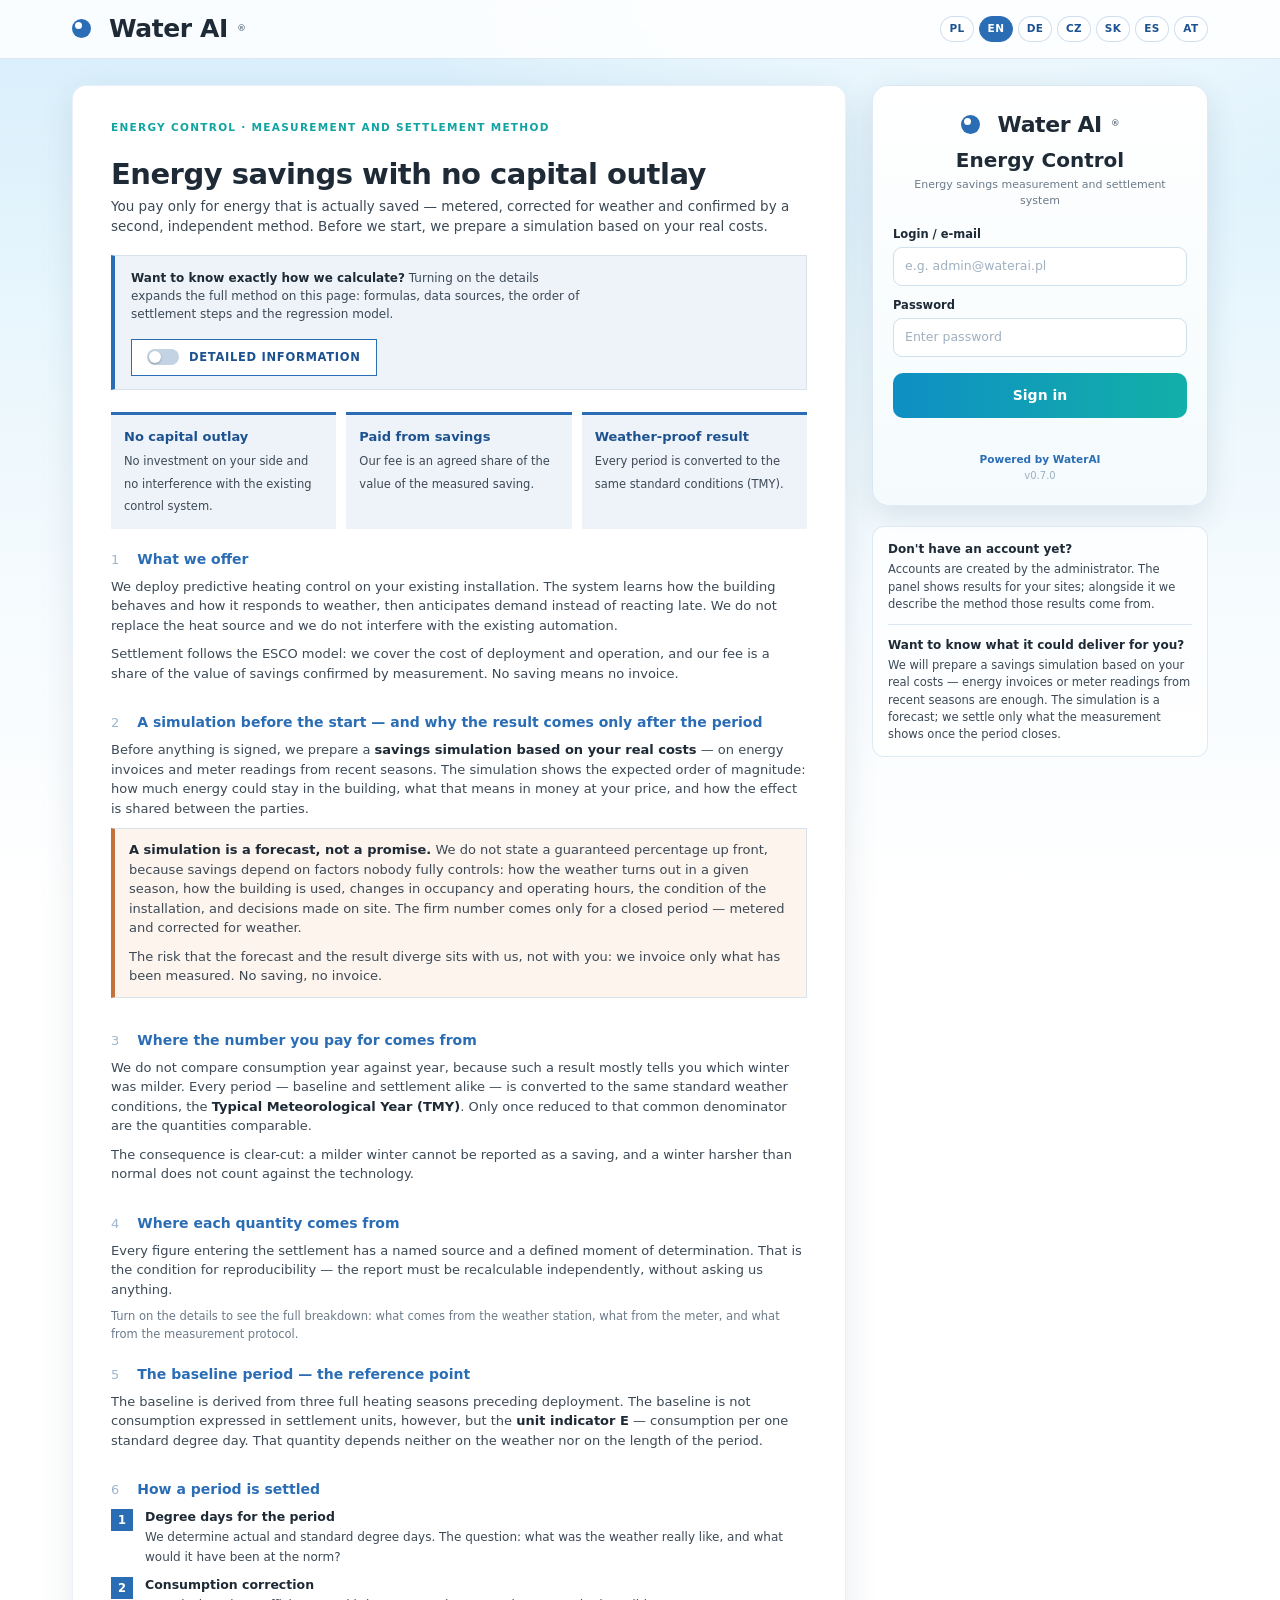
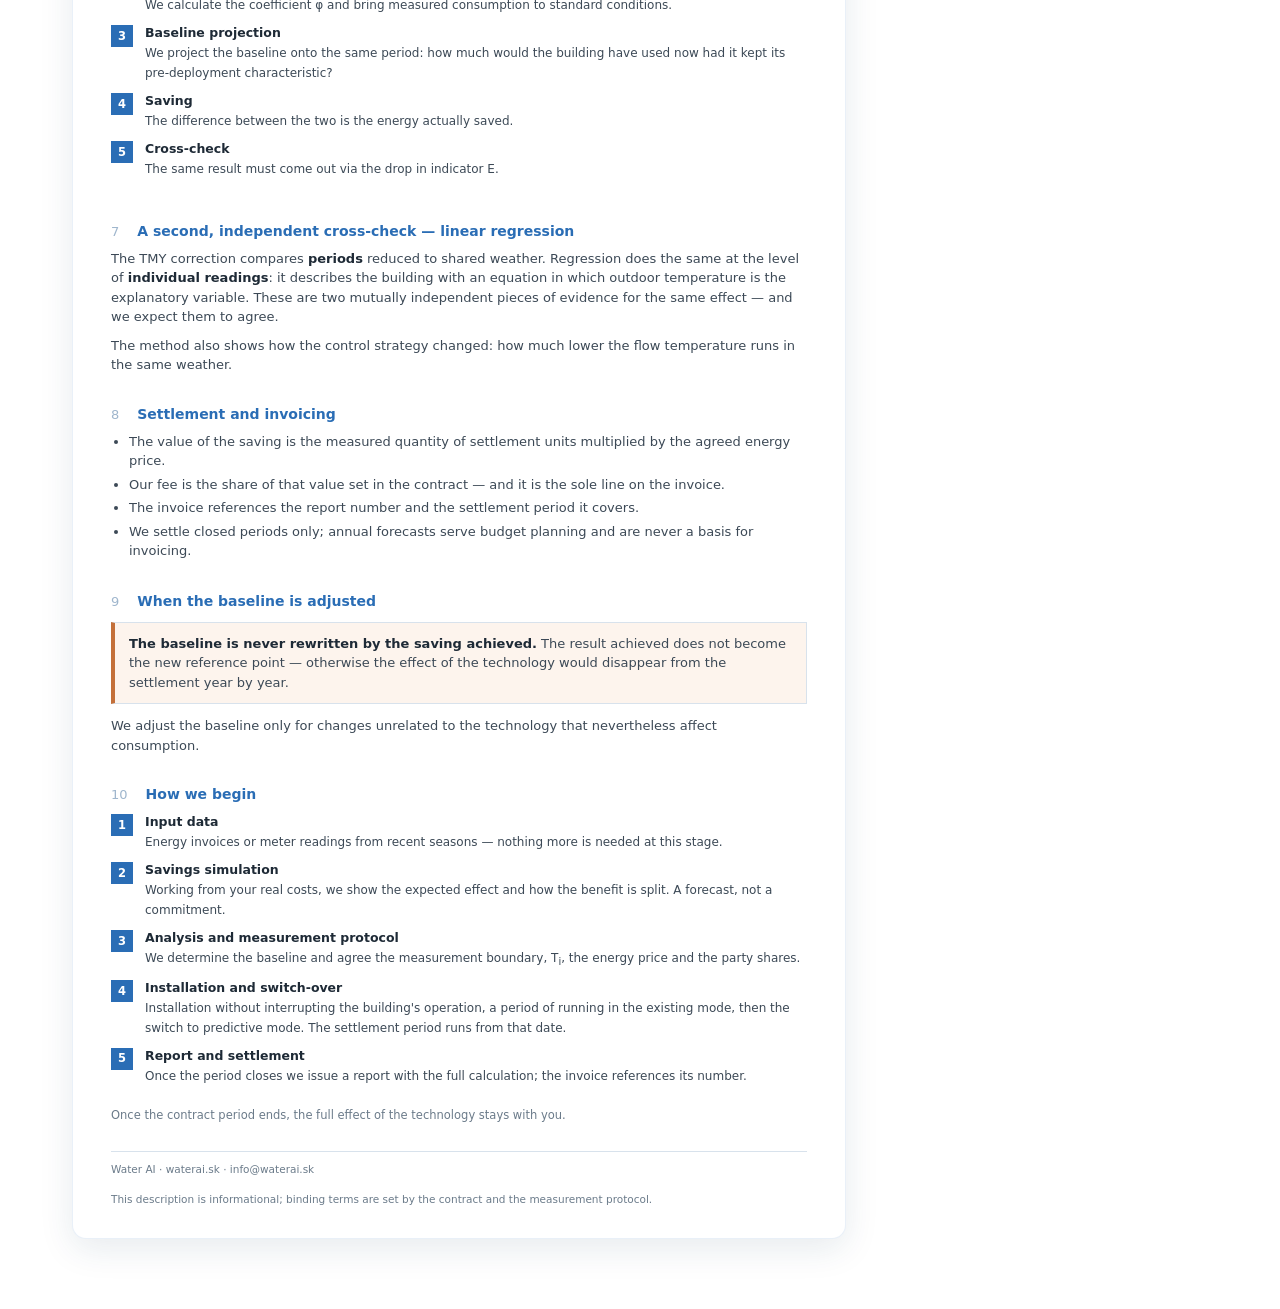
<file: metoda/index.html>
<!DOCTYPE html>
<html lang="pl">
<head>
<meta charset="utf-8">
<meta name="viewport" content="width=device-width, initial-scale=1">
<title>WaterAI Energy Control</title>
<meta name="description" content="">
<style>

  :root{
    --blue:#2a6db5;
    --blue-dk:#1d5290;
    --ink:#1e2a36;
    --ink-2:#3c4956;
    --grey:#6b7b8a;
    --line:#d8e2ec;
    --bg-soft:#eef3f9;
    --bg-head:#e8f0f8;
    --amber:#c4703a;
    --amber-bg:#fdf4ed;
    --page:#ffffff;
  }
  *{box-sizing:border-box}
  html{-webkit-text-size-adjust:100%}
  body{
    margin:0;
    background:#e9edf1;
    color:var(--ink);
    font-family:"Lato","Segoe UI",system-ui,-apple-system,"Helvetica Neue",Arial,sans-serif;
    font-size:15px;
    line-height:1.5;
  }
  .sheet{
    max-width:210mm;
    margin:24px auto 60px;
    background:var(--page);
    padding:20mm 18mm 16mm;
    box-shadow:0 2px 18px rgba(30,42,54,.13);
  }

  /* ---------- nagłówek dokumentu ---------- */
  .doc-head{display:flex;justify-content:space-between;align-items:flex-start;gap:20px;
    border-bottom:2.5px solid var(--blue-dk);padding-bottom:10px}
  .logo{display:flex;align-items:center;gap:9px;font-size:25px;font-weight:800;letter-spacing:-.4px;color:var(--ink)}
  .logo .dot{margin-right:9px;width:19px;height:19px;border-radius:50%;background:var(--blue);position:relative;flex:none}
  .logo .dot::after{content:"";position:absolute;width:7px;height:7px;border-radius:50%;background:#fff;top:3px;left:3px}
  .logo sup{font-size:9px;font-weight:600;vertical-align:super;color:var(--grey)}
  .doc-meta{text-align:right;font-size:10.5px;line-height:1.65;color:var(--grey);text-transform:uppercase;letter-spacing:.3px}

  h1{font-size:26px;line-height:1.2;font-weight:800;margin:22px 0 4px;letter-spacing:-.5px}
  .lede{font-size:13.5px;color:var(--ink-2);margin:0 0 18px}

  /* ---------- przełącznik ---------- */
  .switchbar{
    display:flex;align-items:center;justify-content:space-between;gap:16px;flex-wrap:wrap;
    background:var(--bg-soft);border:1px solid var(--line);border-left:4px solid var(--blue);
    padding:13px 16px;margin:0 0 22px;
  }
  .switchbar p{margin:0;font-size:12px;color:var(--ink-2);max-width:60ch}
  .switchbar strong{color:var(--ink)}
  .toggle{
    display:inline-flex;align-items:center;gap:10px;border:1.5px solid var(--blue);
    background:#fff;color:var(--blue-dk);font:inherit;font-size:11.5px;font-weight:800;
    letter-spacing:.7px;text-transform:uppercase;padding:9px 15px;cursor:pointer;flex:none;
    transition:background .18s ease,color .18s ease;
  }
  .toggle:hover{background:#f2f7fc}
  .toggle:focus-visible{outline:3px solid #9dc4ea;outline-offset:2px}
  .toggle .track{width:32px;height:16px;border-radius:9px;background:#c3d3e3;position:relative;flex:none;
    transition:background .18s ease}
  .toggle .knob{position:absolute;top:2px;left:2px;width:12px;height:12px;border-radius:50%;background:#fff;
    box-shadow:0 1px 2px rgba(0,0,0,.3);transition:transform .18s ease}
  .toggle[aria-pressed="true"]{background:var(--blue);color:#fff;border-color:var(--blue)}
  .toggle[aria-pressed="true"] .track{background:rgba(255,255,255,.45)}
  .toggle[aria-pressed="true"] .knob{transform:translateX(16px)}

  /* ---------- sekcje ---------- */
  section{margin:0 0 6px}
  h2{font-size:14px;font-weight:800;color:var(--blue);margin:20px 0 7px;display:flex;align-items:baseline;gap:9px}
  h2 .num{font-size:13px;font-weight:400;color:#9fb6cd;margin-right:9px}
  h3{font-size:12.5px;font-weight:800;color:var(--ink);margin:14px 0 5px}
  p{margin:0 0 9px;font-size:13px;color:var(--ink-2)}
  strong{color:var(--ink)}
  ul{margin:0 0 10px;padding-left:18px}
  li{font-size:13px;color:var(--ink-2);margin-bottom:4px}
  .fine{font-size:11.5px;color:var(--grey);line-height:1.55}

  /* ---------- tabele ---------- */
  table{width:100%;border-collapse:collapse;margin:6px 0 12px;font-size:12px}
  thead th{background:var(--bg-head);color:var(--blue);font-weight:800;text-align:left;
    padding:7px 9px;border-bottom:1.5px solid var(--blue)}
  tbody td{padding:7px 9px;border-bottom:1px solid var(--line);color:var(--ink-2);vertical-align:top}
  tbody tr:last-child td{border-bottom:1.5px solid var(--line)}
  td.sym{font-family:Georgia,"Cambria",serif;font-size:13px;color:var(--ink);white-space:nowrap}

  /* ---------- wzory ---------- */
  .formulas{background:var(--bg-soft);border-left:3px solid var(--blue);padding:12px 16px;margin:8px 0 10px}
  .formulas div{font-family:Georgia,"Cambria",serif;font-size:14px;line-height:2;color:var(--ink)}
  .formulas b{font-family:"Lato","Segoe UI",system-ui,sans-serif;font-size:12px;font-weight:800;margin-right:8px}

  /* ---------- kafelki ---------- */
  .cards{display:grid;grid-template-columns:repeat(3,1fr);gap:10px;margin:12px 0 14px}
  .card{background:var(--bg-soft);border-top:3px solid var(--blue);padding:12px 13px}
  .card b{display:block;font-size:13px;color:var(--blue-dk);margin-bottom:3px}
  .card span{font-size:11.5px;color:var(--ink-2);line-height:1.5}

  /* ---------- wykres ---------- */
  .chartwrap{background:#fff;border:1px solid var(--line);padding:10px 12px 6px;margin:10px 0 12px}
  .chartwrap svg{width:100%;height:auto;display:block}
  .chartwrap .fine{margin:6px 0 4px}

  /* ---------- ramki ---------- */
  .callout{border:1px solid var(--line);border-left:4px solid var(--blue);background:#f8fbfe;
    padding:11px 14px;margin:10px 0 12px}
  .callout.warn{border-left-color:var(--amber);background:var(--amber-bg)}
  .callout p:last-child{margin-bottom:0}

  /* ---------- kroki ---------- */
  .steps{counter-reset:s;margin:8px 0 12px;padding:0;list-style:none}
  .steps>li{counter-increment:s;position:relative;padding:0 0 10px 34px;margin:0}
  .steps>li::before{content:counter(s);position:absolute;left:0;top:1px;width:22px;height:22px;
    background:var(--blue);color:#fff;font-size:11.5px;font-weight:800;display:flex;
    align-items:center;justify-content:center}
  .steps b{display:block;font-size:12.5px;color:var(--ink)}
  .steps span{font-size:12px;color:var(--ink-2)}

  /* ---------- blok szczegółowy ---------- */
  .detail{display:grid;grid-template-rows:0fr;transition:grid-template-rows .32s ease;margin:0}
  .detail>.inner{overflow:hidden;min-height:0}
  body.detailed .detail{grid-template-rows:1fr}
  .detail>.inner>.wrap{
    border-left:2px solid #bcd3ea;padding:2px 0 2px 14px;margin:6px 0 14px;
  }
  .tag{display:inline-block;font-size:9.5px;font-weight:800;letter-spacing:.9px;text-transform:uppercase;
    color:var(--blue);background:var(--bg-head);padding:3px 7px;margin-bottom:7px}
  .short-only{display:block}
  body.detailed .short-only{display:none}

  /* ---------- stopka ---------- */
  footer{margin-top:26px;padding-top:10px;border-top:1px solid var(--line);
    display:flex;justify-content:space-between;gap:14px;flex-wrap:wrap;font-size:10.5px;color:var(--grey)}

  @media (max-width:760px){
    .sheet{padding:22px 18px;margin:0;box-shadow:none}
    .cards{grid-template-columns:1fr}
    .doc-head{flex-direction:column;gap:10px}
    .doc-meta{text-align:left}
    table{font-size:11.5px}
    thead th,tbody td{padding:6px}
  }
  @media (prefers-reduced-motion:reduce){
    *{transition:none !important}
  }
  @media print{
    body{background:#fff}
    .sheet{box-shadow:none;margin:0;max-width:none;padding:0}
    .switchbar{display:none}
    .detail{display:block}
    .detail>.inner{overflow:visible}
    body:not(.detailed) .detail{display:none}
    section{break-inside:auto}
    h2{break-after:avoid}
    table{break-inside:avoid}
    @page{size:A4;margin:16mm}
  }

  /* ======================================================================
     LANDING control.waterai.cloud — chrom strony wokół dokumentu
     ====================================================================== */
  :root{
    --teal:#12a3a3;
    --grad-a:#0f8fc4;
    --grad-b:#12b0a8;
  }
  body{
    background:
      radial-gradient(1100px 520px at 78% -12%, #ffffff 0%, rgba(255,255,255,0) 62%),
      linear-gradient(180deg,#d6eefb 0%,#e8f6fd 34%,#f6fbfe 68%,#ffffff 100%);
    background-attachment:fixed;
  }

  /* --- pasek górny --- */
  .topbar{
    position:sticky;top:0;z-index:30;
    background:rgba(255,255,255,.86);backdrop-filter:blur(9px);
    border-bottom:1px solid rgba(42,109,181,.14);
  }
  .topbar .inner{max-width:1180px;margin:0 auto;padding:10px 22px;
    display:flex;align-items:center;justify-content:space-between;gap:16px}
  .langs{display:flex;gap:5px;flex-wrap:wrap}
  .langs button{
    font:inherit;font-size:10.5px;font-weight:800;letter-spacing:.4px;
    width:34px;height:26px;border-radius:13px;cursor:pointer;
    border:1px solid rgba(42,109,181,.22);background:#fff;color:var(--blue-dk);
  }
  .langs button[aria-current="true"]{background:var(--blue);border-color:var(--blue);color:#fff}
  .langs button:focus-visible{outline:3px solid #9dc4ea;outline-offset:2px}
  .to-login{display:none;font:inherit;font-size:11.5px;font-weight:800;letter-spacing:.5px;
    text-transform:uppercase;text-decoration:none;color:#fff;padding:8px 14px;border-radius:8px;
    background:linear-gradient(90deg,var(--grad-a),var(--grad-b))}

  /* --- układ dwukolumnowy --- */
  .layout{max-width:1180px;margin:0 auto;padding:26px 22px 70px;
    display:grid;grid-template-columns:minmax(0,1fr) 336px;gap:26px;align-items:start}
  .sheet{max-width:none;margin:0;padding:34px 38px 30px;border-radius:14px;
    box-shadow:0 10px 34px rgba(23,58,92,.10);border:1px solid rgba(42,109,181,.10)}

  /* --- panel logowania --- */
  aside{position:sticky;top:74px;display:flex;flex-direction:column;gap:14px}
  .login{
    background:linear-gradient(180deg,#ffffff 0%,#f4fbfd 100%);
    border:1px solid rgba(42,109,181,.14);border-radius:16px;padding:22px 20px;
    box-shadow:0 10px 30px rgba(23,58,92,.12);text-align:center;
  }
  .login .logo{justify-content:center;font-size:22px;margin-bottom:2px}
  .login h2{display:block;color:var(--ink);font-size:20px;font-weight:800;margin:4px 0 2px}
  .login .sub{font-size:11px;color:var(--grey);margin:0 0 16px}
  .field{text-align:left;margin-bottom:11px}
  .field label{display:block;font-size:11.5px;font-weight:800;color:var(--ink);margin-bottom:4px}
  .field input{width:100%;font:inherit;font-size:12.5px;padding:9px 11px;color:var(--ink);
    border:1px solid #cfe0ee;border-radius:9px;background:#fff}
  .field input::placeholder{color:#9fb0bf}
  .field input:focus{outline:none;border-color:var(--blue);box-shadow:0 0 0 3px rgba(42,109,181,.16)}
  .login button.submit{
    width:100%;font:inherit;font-size:14px;font-weight:800;color:#fff;cursor:pointer;
    border:0;border-radius:10px;padding:12px;margin-top:5px;
    background:linear-gradient(90deg,var(--grad-a),var(--grad-b));
    transition:filter .18s ease;
  }
  .login button.submit:hover{filter:brightness(1.06)}
  .login button.submit:focus-visible{outline:3px solid #9dc4ea;outline-offset:2px}
  .hint{font-size:11px;line-height:1.45;margin:9px 0 0;min-height:1em;color:var(--grey)}
  .hint.err{color:#b4462a}
  .powered{font-size:10.5px;font-weight:800;color:var(--blue);margin:14px 0 0}
  .ver{font-size:10px;color:#9fb0bf;margin:1px 0 0}
  .aside-note{
    background:rgba(255,255,255,.72);border:1px solid rgba(42,109,181,.14);border-radius:12px;
    padding:13px 15px;font-size:11.5px;line-height:1.5;color:var(--ink-2)
  }
  .aside-note b{display:block;color:var(--ink);font-size:12px;margin-bottom:3px}

  /* --- nagłówek treści --- */
  .eyebrow{font-size:10.5px;font-weight:800;letter-spacing:1.3px;text-transform:uppercase;
    color:var(--teal);margin:0 0 6px}
  h1{font-size:29px}

  @media (max-width:940px){
    .layout{grid-template-columns:1fr;padding:16px 14px 50px}
    aside{position:static;order:-1}
    .sheet{padding:24px 20px;border-radius:12px}
    .to-login{display:none}
  }
  @media (max-width:620px){
    .topbar .inner{padding:9px 14px}
    .langs button{width:30px;height:24px}
  }
  @media print{
    .topbar,aside,.to-login{display:none !important}
    .layout{display:block;padding:0;max-width:none}
    .sheet{border:0;border-radius:0;box-shadow:none;padding:0}
  }

  /* ---------- wykres regresji ---------- */
  .chartwrap{background:#fff;border:1px solid var(--line);padding:10px 12px 6px;margin:10px 0 12px}
  .chartwrap svg{width:100%;height:auto;display:block;font-family:"Lato","Segoe UI",system-ui,sans-serif}
  .chartwrap .fine{margin:6px 0 4px}
  .aside-note .sep{display:block;height:1px;background:rgba(42,109,181,.16);margin:11px 0}
</style>
</head>
<body>

<header class="topbar">
  <div class="inner">
    <div class="logo"><span class="dot"></span>Water AI<sup>®</sup></div>
    <nav class="langs" id="langs" aria-label="Language"></nav>
  </div>
</header>

<div class="layout">
  <main class="sheet">
    <p class="eyebrow" id="eyebrow"></p>
    <h1 id="h1"></h1>
    <p class="lede" id="lede"></p>

    <div class="switchbar">
      <p id="switchIntro"></p>
      <button class="toggle" id="toggle" type="button" aria-pressed="false" aria-controls="doc">
        <span class="track"><span class="knob"></span></span>
        <span id="toggleLabel"></span>
      </button>
    </div>

    <div class="cards" id="cards"></div>
    <div id="doc"></div>
    <p class="fine" id="closing"></p>

    <footer id="footer"></footer>
  </main>

  <aside>
    <section class="login" id="login" aria-labelledby="loginTitle">
      <div class="logo"><span class="dot"></span>Water AI<sup>®</sup></div>
      <h2 id="loginTitle"></h2>
      <p class="sub" id="loginSub"></p>
      <div class="field">
        <label for="email" id="labEmail"></label>
        <input id="email" type="email" autocomplete="username">
      </div>
      <div class="field">
        <label for="pass" id="labPass"></label>
        <input id="pass" type="password" autocomplete="current-password">
      </div>
      <!-- An die Anmeldelogik der Anwendung anbinden / connect to the app's sign-in logic -->
      <button class="submit" type="button" id="loginBtn"></button>
      <p class="hint" id="loginHint" role="status"></p>
      <p class="powered" id="powered"></p>
      <p class="ver">v0.7.0</p>
    </section>
    <div class="aside-note" id="asideNote"></div>
  </aside>
</div>

<script src="i18n/pl.js"></script>
<script src="i18n/en.js"></script>
<script src="i18n/de.js"></script>
<script src="i18n/cs.js"></script>
<script src="i18n/sk.js"></script>
<script src="i18n/es.js"></script>
<script src="i18n/at.js"></script>
<script>
(function () {
  "use strict";
  var ORDER = ["pl", "en", "de", "cs", "sk", "es", "at"];
  var STORE = "waterai.lang";
  var detailed = false;
  var current = null;

  function dict(code) {
    var d = window.I18N[code];
    if (!d) return null;
    if (d.extends && window.I18N[d.extends]) {
      var base = window.I18N[d.extends], merged = {}, k;
      for (k in base) merged[k] = base[k];
      for (k in d) if (k !== "extends") merged[k] = d[k];
      return merged;
    }
    return d;
  }

  function pick() {
    var saved = null;
    try { saved = localStorage.getItem(STORE); } catch (e) {}
    if (saved && window.I18N[saved]) return saved;
    var nav = (navigator.language || "pl").toLowerCase();
    if (nav.indexOf("de-at") === 0) return "at";
    var two = nav.slice(0, 2);
    if (two === "cs") return "cs";
    if (ORDER.indexOf(two) > -1) return two;
    return "pl";
  }

  function el(tag, cls, html) {
    var n = document.createElement(tag);
    if (cls) n.className = cls;
    if (html != null) n.innerHTML = html;
    return n;
  }

  function chart(c) {
    var w = el("div", "chartwrap");
    w.innerHTML =
      '<svg viewBox="0 0 560 230" role="img" aria-label="' + c.alt.replace(/"/g, "&quot;") + '">' +
      '<defs><linearGradient id="gap" x1="0" y1="0" x2="0" y2="1">' +
      '<stop offset="0%" stop-color="#2a6db5" stop-opacity=".18"/>' +
      '<stop offset="100%" stop-color="#2a6db5" stop-opacity=".04"/></linearGradient></defs>' +
      '<line x1="52" y1="188" x2="536" y2="188" stroke="#c9d8e6"/>' +
      '<line x1="52" y1="18" x2="52" y2="188" stroke="#c9d8e6"/>' +
      '<polygon points="70,42 512,150 512,178 70,86" fill="url(#gap)"/>' +
      '<line x1="70" y1="42" x2="512" y2="150" stroke="#1d5290" stroke-width="2.4"/>' +
      '<line x1="70" y1="86" x2="512" y2="178" stroke="#12a3a3" stroke-width="2.4" stroke-dasharray="7 4"/>' +
      '<circle cx="70" cy="42" r="3.2" fill="#1d5290"/><circle cx="512" cy="150" r="3.2" fill="#1d5290"/>' +
      '<circle cx="70" cy="86" r="3.2" fill="#12a3a3"/><circle cx="512" cy="178" r="3.2" fill="#12a3a3"/>' +
      '<line x1="270" y1="90" x2="270" y2="130" stroke="#c4703a" stroke-width="1.6"/>' +
      '<path d="M270 90 l-3.5 6 h7 z" fill="#c4703a"/><path d="M270 130 l-3.5 -6 h7 z" fill="#c4703a"/>' +
      '<text x="280" y="115" font-size="11" fill="#c4703a">' + c.delta + '</text>' +
      '<text x="78" y="34" font-size="11" fill="#1d5290">' + c.base + '</text>' +
      '<text x="78" y="103" font-size="11" fill="#0e8a8a">' + c.ai + '</text>' +
      '<text x="52" y="207" font-size="10.5" fill="#6b7b8a">' + c.xl + '</text>' +
      '<text x="536" y="207" text-anchor="end" font-size="10.5" fill="#6b7b8a">' + c.xr + '</text>' +
      '</svg><p class="fine">' + c.cap + '</p>';
    return w;
  }

  function table(rows, cols) {
    var t = el("table"), thead = el("thead"), tbody = el("tbody"), tr, i, j;
    tr = el("tr");
    for (j = 0; j < rows[0].length; j++) tr.appendChild(el("th", null, rows[0][j]));
    thead.appendChild(tr);
    for (i = 1; i < rows.length; i++) {
      tr = el("tr");
      for (j = 0; j < rows[i].length; j++) {
        tr.appendChild(el("td", (cols === 2 && j === 0) ? "sym" : null, rows[i][j]));
      }
      tbody.appendChild(tr);
    }
    t.appendChild(thead); t.appendChild(tbody);
    return t;
  }

  function block(b) {
    var type = b[0], v = b[1], out, i, li, box;
    if (type === "p") return el("p", null, v);
    if (type === "ps") return el("p", "short-only", v);
    if (type === "psfine") return el("p", "short-only fine", v);
    if (type === "fine") return el("p", "fine", v);
    if (type === "h3") return el("h3", null, v);
    if (type === "ul") {
      out = el("ul");
      for (i = 0; i < v.length; i++) { li = el("li", null, v[i]); out.appendChild(li); }
      return out;
    }
    if (type === "t") return table(v, 2);
    if (type === "t3") return table(v, 3);
    if (type === "f") {
      out = el("div", "formulas");
      for (i = 0; i < v.length; i++) out.appendChild(el("div", null, "<b>" + v[i][0] + "</b> " + v[i][1]));
      return out;
    }
    if (type === "c" || type === "cw") {
      out = el("div", type === "cw" ? "callout warn" : "callout");
      for (i = 0; i < v.length; i++) out.appendChild(el("p", null, v[i]));
      return out;
    }
    if (type === "steps") {
      out = el("ol", "steps");
      for (i = 0; i < v.length; i++) {
        li = el("li", null, "<b>" + v[i][0] + "</b><span>" + v[i][1] + "</span>");
        out.appendChild(li);
      }
      return out;
    }
    if (type === "chart") return chart(v);
    if (type === "d") {
      out = el("div", "detail");
      var inner = el("div", "inner"), wrap = el("div", "wrap");
      wrap.appendChild(el("span", "tag", v));
      for (i = 0; i < b[2].length; i++) wrap.appendChild(block(b[2][i]));
      inner.appendChild(wrap); out.appendChild(inner);
      return out;
    }
    return el("p", null, String(v));
  }

  function render(code) {
    var t = dict(code);
    if (!t) return;
    current = code;
    try { localStorage.setItem(STORE, code); } catch (e) {}

    document.documentElement.lang = t.htmlLang;
    document.title = t.title;
    var meta = document.querySelector('meta[name="description"]');
    if (meta) meta.setAttribute("content", t.desc);

    document.getElementById("eyebrow").textContent = t.eyebrow;
    document.getElementById("h1").textContent = t.h1;
    document.getElementById("lede").textContent = t.lede;
    document.getElementById("switchIntro").innerHTML = t.switchIntro;
    document.getElementById("toggleLabel").textContent = detailed ? t.toggleOn : t.toggleOff;

    var cards = document.getElementById("cards");
    cards.innerHTML = "";
    t.cards.forEach(function (c) {
      cards.appendChild(el("div", "card", "<b>" + c[0] + "</b><span>" + c[1] + "</span>"));
    });

    var doc = document.getElementById("doc");
    doc.innerHTML = "";
    t.sections.forEach(function (s, idx) {
      var sec = el("section");
      sec.appendChild(el("h2", null, '<span class="num">' + (idx + 1) + "</span> " + s.h));
      s.b.forEach(function (b) { sec.appendChild(block(b)); });
      doc.appendChild(sec);
    });
    document.getElementById("closing").textContent = t.closing;

    var f = document.getElementById("footer");
    f.innerHTML = "";
    t.footer.forEach(function (x) { f.appendChild(el("span", null, x)); });

    document.getElementById("loginTitle").textContent = t.login.title;
    document.getElementById("loginSub").textContent = t.login.sub;
    document.getElementById("labEmail").textContent = t.login.email;
    document.getElementById("email").placeholder = t.login.emailPh;
    document.getElementById("labPass").textContent = t.login.pass;
    document.getElementById("pass").placeholder = t.login.passPh;
    document.getElementById("loginBtn").textContent = t.login.submit;
    document.getElementById("powered").textContent = t.login.powered;
    document.getElementById("loginHint").textContent = "";

    var note = document.getElementById("asideNote");
    note.innerHTML = "";
    t.aside.forEach(function (a, i) {
      if (i) note.appendChild(el("span", "sep"));
      note.appendChild(el("b", null, a[0]));
      note.appendChild(document.createTextNode(a[1]));
    });

    document.getElementById("langs").setAttribute("aria-label", t.langLabel);
    Array.prototype.forEach.call(document.querySelectorAll(".langs button"), function (b) {
      if (b.dataset.code === code) b.setAttribute("aria-current", "true");
      else b.removeAttribute("aria-current");
    });
  }

  var langs = document.getElementById("langs");
  ORDER.forEach(function (code) {
    var d = dict(code);
    if (!d) return;
    var b = el("button", null, d.label);
    b.type = "button";
    b.dataset.code = code;
    b.addEventListener("click", function () { render(code); });
    langs.appendChild(b);
  });

  var toggle = document.getElementById("toggle");
  toggle.addEventListener("click", function () {
    detailed = !detailed;
    toggle.setAttribute("aria-pressed", String(detailed));
    document.body.classList.toggle("detailed", detailed);
    var t = dict(current);
    document.getElementById("toggleLabel").textContent = detailed ? t.toggleOn : t.toggleOff;
  });

  document.getElementById("loginBtn").addEventListener("click", function () {
    var t = dict(current), hint = document.getElementById("loginHint");
    var mail = document.getElementById("email").value.trim();
    var pass = document.getElementById("pass").value;
    if (!mail || !pass) { hint.className = "hint err"; hint.textContent = t.login.errEmpty; return; }
    hint.className = "hint"; hint.textContent = t.login.mock;
  });

  render(pick());
})();
</script>
</body>
</html>
</file>
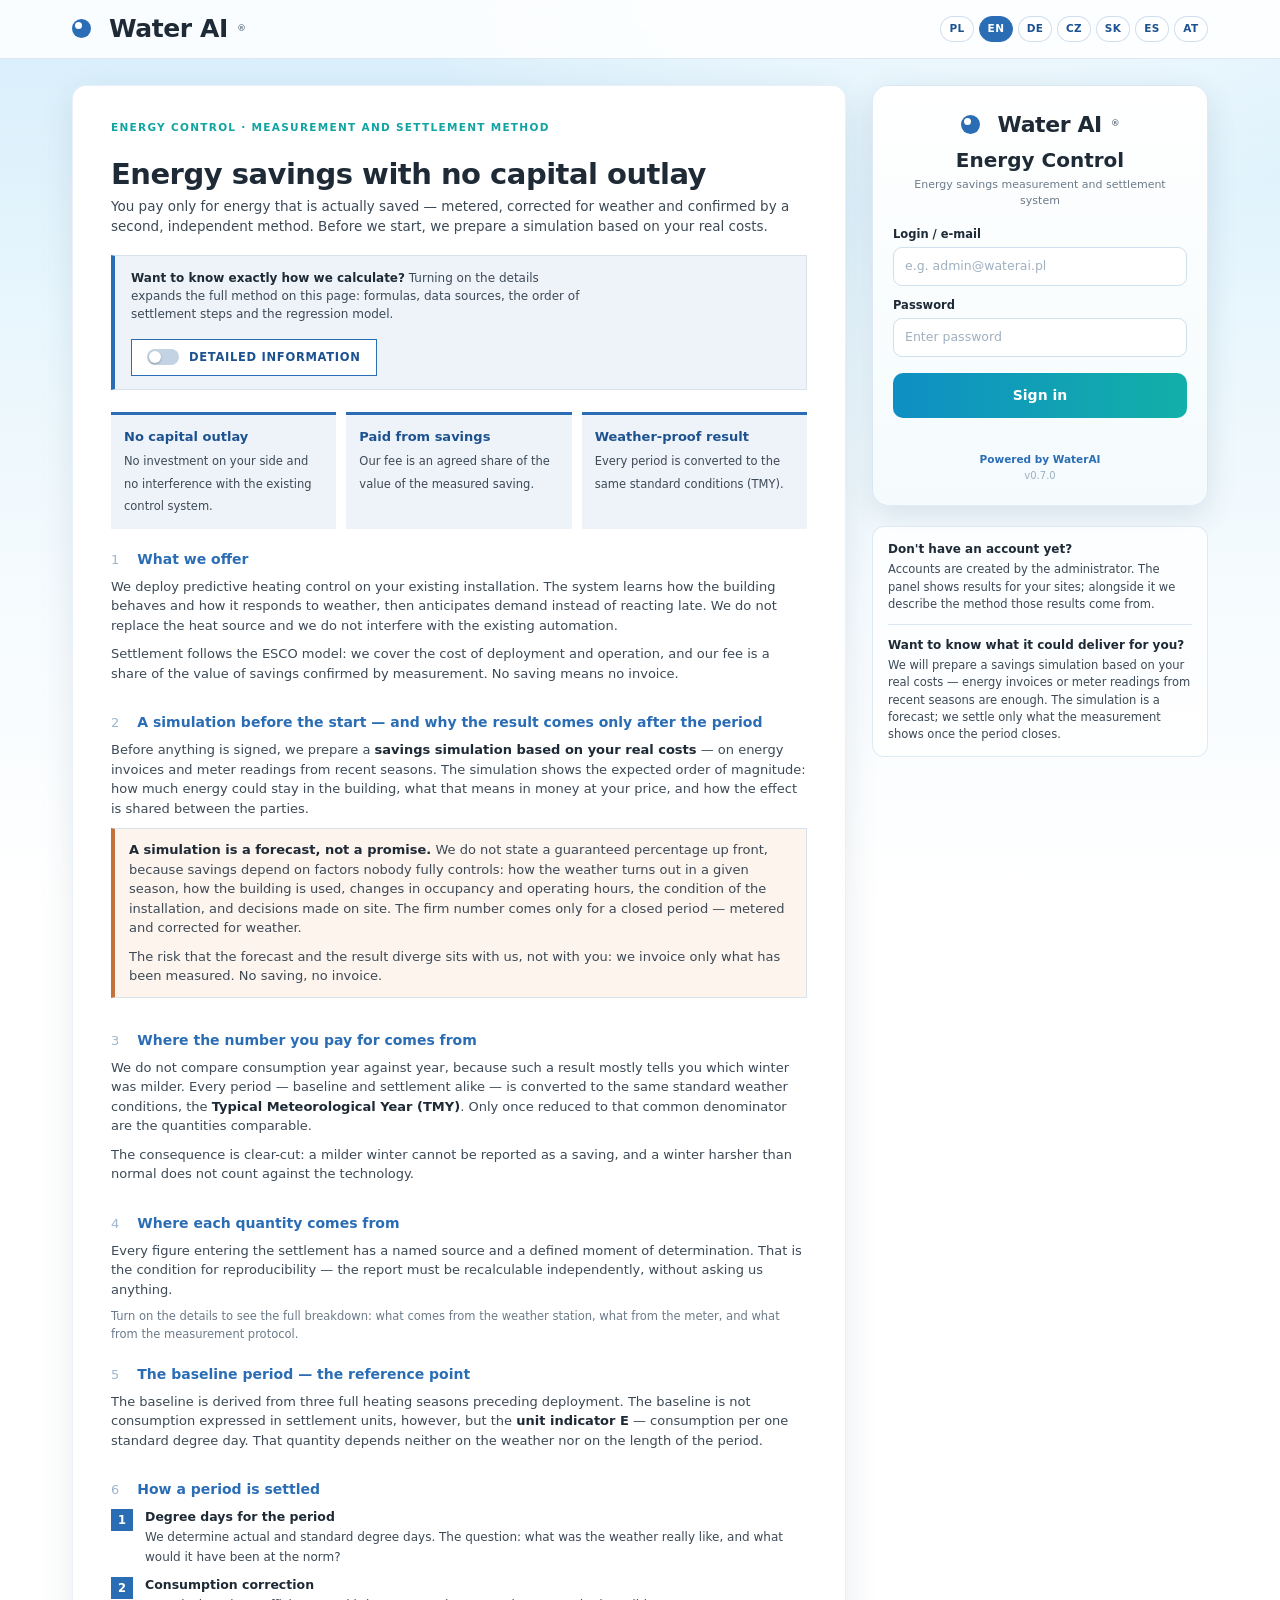
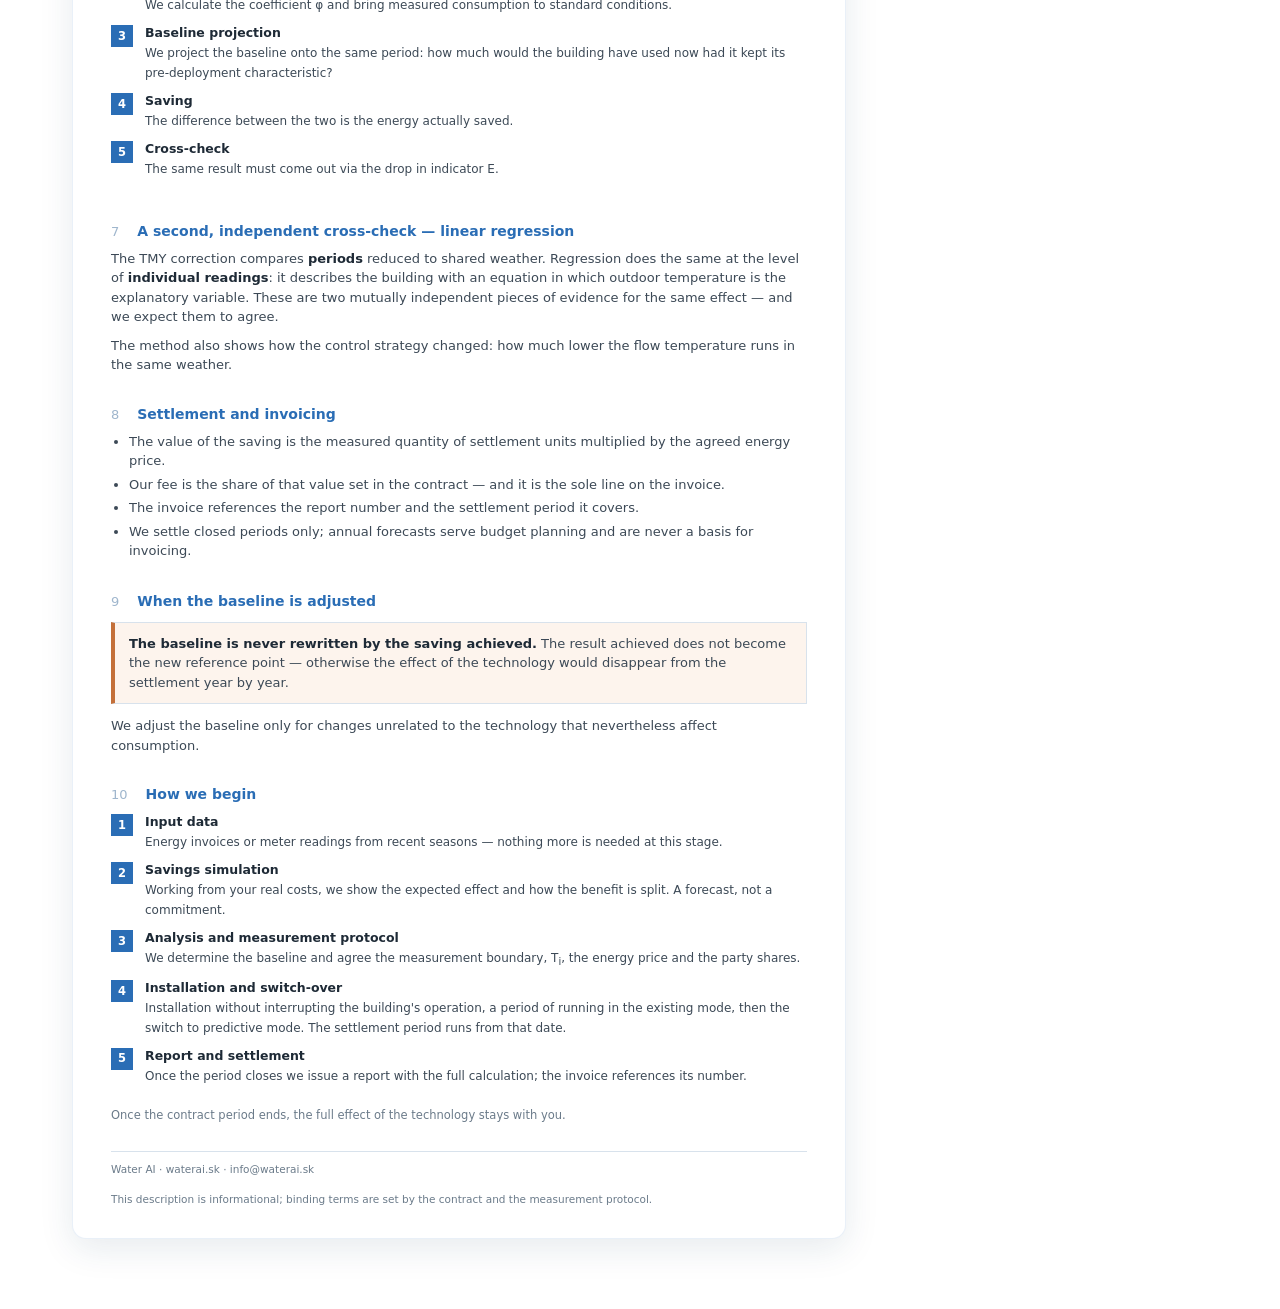
<file: narzedzia/metoda.html>
<!DOCTYPE html>
<html lang="pl">
<head>
<meta charset="utf-8">
<meta name="viewport" content="width=device-width, initial-scale=1">
<title>WaterAI Energy Control</title>
<meta name="description" content="">
<style>

  :root{
    --blue:#2a6db5;
    --blue-dk:#1d5290;
    --ink:#1e2a36;
    --ink-2:#3c4956;
    --grey:#6b7b8a;
    --line:#d8e2ec;
    --bg-soft:#eef3f9;
    --bg-head:#e8f0f8;
    --amber:#c4703a;
    --amber-bg:#fdf4ed;
    --page:#ffffff;
  }
  *{box-sizing:border-box}
  html{-webkit-text-size-adjust:100%}
  body{
    margin:0;
    background:#e9edf1;
    color:var(--ink);
    font-family:"Lato","Segoe UI",system-ui,-apple-system,"Helvetica Neue",Arial,sans-serif;
    font-size:15px;
    line-height:1.5;
  }
  .sheet{
    max-width:210mm;
    margin:24px auto 60px;
    background:var(--page);
    padding:20mm 18mm 16mm;
    box-shadow:0 2px 18px rgba(30,42,54,.13);
  }

  /* ---------- nagłówek dokumentu ---------- */
  .doc-head{display:flex;justify-content:space-between;align-items:flex-start;gap:20px;
    border-bottom:2.5px solid var(--blue-dk);padding-bottom:10px}
  .logo{display:flex;align-items:center;gap:9px;font-size:25px;font-weight:800;letter-spacing:-.4px;color:var(--ink)}
  .logo .dot{margin-right:9px;width:19px;height:19px;border-radius:50%;background:var(--blue);position:relative;flex:none}
  .logo .dot::after{content:"";position:absolute;width:7px;height:7px;border-radius:50%;background:#fff;top:3px;left:3px}
  .logo sup{font-size:9px;font-weight:600;vertical-align:super;color:var(--grey)}
  .doc-meta{text-align:right;font-size:10.5px;line-height:1.65;color:var(--grey);text-transform:uppercase;letter-spacing:.3px}

  h1{font-size:26px;line-height:1.2;font-weight:800;margin:22px 0 4px;letter-spacing:-.5px}
  .lede{font-size:13.5px;color:var(--ink-2);margin:0 0 18px}

  /* ---------- przełącznik ---------- */
  .switchbar{
    display:flex;align-items:center;justify-content:space-between;gap:16px;flex-wrap:wrap;
    background:var(--bg-soft);border:1px solid var(--line);border-left:4px solid var(--blue);
    padding:13px 16px;margin:0 0 22px;
  }
  .switchbar p{margin:0;font-size:12px;color:var(--ink-2);max-width:60ch}
  .switchbar strong{color:var(--ink)}
  .toggle{
    display:inline-flex;align-items:center;gap:10px;border:1.5px solid var(--blue);
    background:#fff;color:var(--blue-dk);font:inherit;font-size:11.5px;font-weight:800;
    letter-spacing:.7px;text-transform:uppercase;padding:9px 15px;cursor:pointer;flex:none;
    transition:background .18s ease,color .18s ease;
  }
  .toggle:hover{background:#f2f7fc}
  .toggle:focus-visible{outline:3px solid #9dc4ea;outline-offset:2px}
  .toggle .track{width:32px;height:16px;border-radius:9px;background:#c3d3e3;position:relative;flex:none;
    transition:background .18s ease}
  .toggle .knob{position:absolute;top:2px;left:2px;width:12px;height:12px;border-radius:50%;background:#fff;
    box-shadow:0 1px 2px rgba(0,0,0,.3);transition:transform .18s ease}
  .toggle[aria-pressed="true"]{background:var(--blue);color:#fff;border-color:var(--blue)}
  .toggle[aria-pressed="true"] .track{background:rgba(255,255,255,.45)}
  .toggle[aria-pressed="true"] .knob{transform:translateX(16px)}

  /* ---------- sekcje ---------- */
  section{margin:0 0 6px}
  h2{font-size:14px;font-weight:800;color:var(--blue);margin:20px 0 7px;display:flex;align-items:baseline;gap:9px}
  h2 .num{font-size:13px;font-weight:400;color:#9fb6cd;margin-right:9px}
  h3{font-size:12.5px;font-weight:800;color:var(--ink);margin:14px 0 5px}
  p{margin:0 0 9px;font-size:13px;color:var(--ink-2)}
  strong{color:var(--ink)}
  ul{margin:0 0 10px;padding-left:18px}
  li{font-size:13px;color:var(--ink-2);margin-bottom:4px}
  .fine{font-size:11.5px;color:var(--grey);line-height:1.55}

  /* ---------- tabele ---------- */
  table{width:100%;border-collapse:collapse;margin:6px 0 12px;font-size:12px}
  thead th{background:var(--bg-head);color:var(--blue);font-weight:800;text-align:left;
    padding:7px 9px;border-bottom:1.5px solid var(--blue)}
  tbody td{padding:7px 9px;border-bottom:1px solid var(--line);color:var(--ink-2);vertical-align:top}
  tbody tr:last-child td{border-bottom:1.5px solid var(--line)}
  td.sym{font-family:Georgia,"Cambria",serif;font-size:13px;color:var(--ink);white-space:nowrap}

  /* ---------- wzory ---------- */
  .formulas{background:var(--bg-soft);border-left:3px solid var(--blue);padding:12px 16px;margin:8px 0 10px}
  .formulas div{font-family:Georgia,"Cambria",serif;font-size:14px;line-height:2;color:var(--ink)}
  .formulas b{font-family:"Lato","Segoe UI",system-ui,sans-serif;font-size:12px;font-weight:800;margin-right:8px}

  /* ---------- kafelki ---------- */
  .cards{display:grid;grid-template-columns:repeat(3,1fr);gap:10px;margin:12px 0 14px}
  .card{background:var(--bg-soft);border-top:3px solid var(--blue);padding:12px 13px}
  .card b{display:block;font-size:13px;color:var(--blue-dk);margin-bottom:3px}
  .card span{font-size:11.5px;color:var(--ink-2);line-height:1.5}

  /* ---------- wykres ---------- */
  .chartwrap{background:#fff;border:1px solid var(--line);padding:10px 12px 6px;margin:10px 0 12px}
  .chartwrap svg{width:100%;height:auto;display:block}
  .chartwrap .fine{margin:6px 0 4px}

  /* ---------- ramki ---------- */
  .callout{border:1px solid var(--line);border-left:4px solid var(--blue);background:#f8fbfe;
    padding:11px 14px;margin:10px 0 12px}
  .callout.warn{border-left-color:var(--amber);background:var(--amber-bg)}
  .callout p:last-child{margin-bottom:0}

  /* ---------- kroki ---------- */
  .steps{counter-reset:s;margin:8px 0 12px;padding:0;list-style:none}
  .steps>li{counter-increment:s;position:relative;padding:0 0 10px 34px;margin:0}
  .steps>li::before{content:counter(s);position:absolute;left:0;top:1px;width:22px;height:22px;
    background:var(--blue);color:#fff;font-size:11.5px;font-weight:800;display:flex;
    align-items:center;justify-content:center}
  .steps b{display:block;font-size:12.5px;color:var(--ink)}
  .steps span{font-size:12px;color:var(--ink-2)}

  /* ---------- blok szczegółowy ---------- */
  .detail{display:grid;grid-template-rows:0fr;transition:grid-template-rows .32s ease;margin:0}
  .detail>.inner{overflow:hidden;min-height:0}
  body.detailed .detail{grid-template-rows:1fr}
  .detail>.inner>.wrap{
    border-left:2px solid #bcd3ea;padding:2px 0 2px 14px;margin:6px 0 14px;
  }
  .tag{display:inline-block;font-size:9.5px;font-weight:800;letter-spacing:.9px;text-transform:uppercase;
    color:var(--blue);background:var(--bg-head);padding:3px 7px;margin-bottom:7px}
  .short-only{display:block}
  body.detailed .short-only{display:none}

  /* ---------- stopka ---------- */
  footer{margin-top:26px;padding-top:10px;border-top:1px solid var(--line);
    display:flex;justify-content:space-between;gap:14px;flex-wrap:wrap;font-size:10.5px;color:var(--grey)}

  @media (max-width:760px){
    .sheet{padding:22px 18px;margin:0;box-shadow:none}
    .cards{grid-template-columns:1fr}
    .doc-head{flex-direction:column;gap:10px}
    .doc-meta{text-align:left}
    table{font-size:11.5px}
    thead th,tbody td{padding:6px}
  }
  @media (prefers-reduced-motion:reduce){
    *{transition:none !important}
  }
  @media print{
    body{background:#fff}
    .sheet{box-shadow:none;margin:0;max-width:none;padding:0}
    .switchbar{display:none}
    .detail{display:block}
    .detail>.inner{overflow:visible}
    body:not(.detailed) .detail{display:none}
    section{break-inside:auto}
    h2{break-after:avoid}
    table{break-inside:avoid}
    @page{size:A4;margin:16mm}
  }

  /* ======================================================================
     LANDING control.waterai.cloud — chrom strony wokół dokumentu
     ====================================================================== */
  :root{
    --teal:#12a3a3;
    --grad-a:#0f8fc4;
    --grad-b:#12b0a8;
  }
  body{
    background:
      radial-gradient(1100px 520px at 78% -12%, #ffffff 0%, rgba(255,255,255,0) 62%),
      linear-gradient(180deg,#d6eefb 0%,#e8f6fd 34%,#f6fbfe 68%,#ffffff 100%);
    background-attachment:fixed;
  }

  /* --- pasek górny --- */
  .topbar{
    position:sticky;top:0;z-index:30;
    background:rgba(255,255,255,.86);backdrop-filter:blur(9px);
    border-bottom:1px solid rgba(42,109,181,.14);
  }
  .topbar .inner{max-width:1180px;margin:0 auto;padding:10px 22px;
    display:flex;align-items:center;justify-content:space-between;gap:16px}
  .langs{display:flex;gap:5px;flex-wrap:wrap}
  .langs button{
    font:inherit;font-size:10.5px;font-weight:800;letter-spacing:.4px;
    width:34px;height:26px;border-radius:13px;cursor:pointer;
    border:1px solid rgba(42,109,181,.22);background:#fff;color:var(--blue-dk);
  }
  .langs button[aria-current="true"]{background:var(--blue);border-color:var(--blue);color:#fff}
  .langs button:focus-visible{outline:3px solid #9dc4ea;outline-offset:2px}
  .to-login{display:none;font:inherit;font-size:11.5px;font-weight:800;letter-spacing:.5px;
    text-transform:uppercase;text-decoration:none;color:#fff;padding:8px 14px;border-radius:8px;
    background:linear-gradient(90deg,var(--grad-a),var(--grad-b))}

  /* --- układ dwukolumnowy --- */
  .layout{max-width:1180px;margin:0 auto;padding:26px 22px 70px;
    display:grid;grid-template-columns:minmax(0,1fr) 336px;gap:26px;align-items:start}
  .sheet{max-width:none;margin:0;padding:34px 38px 30px;border-radius:14px;
    box-shadow:0 10px 34px rgba(23,58,92,.10);border:1px solid rgba(42,109,181,.10)}

  /* --- panel logowania --- */
  aside{position:sticky;top:74px;display:flex;flex-direction:column;gap:14px}
  .login{
    background:linear-gradient(180deg,#ffffff 0%,#f4fbfd 100%);
    border:1px solid rgba(42,109,181,.14);border-radius:16px;padding:22px 20px;
    box-shadow:0 10px 30px rgba(23,58,92,.12);text-align:center;
  }
  .login .logo{justify-content:center;font-size:22px;margin-bottom:2px}
  .login h2{display:block;color:var(--ink);font-size:20px;font-weight:800;margin:4px 0 2px}
  .login .sub{font-size:11px;color:var(--grey);margin:0 0 16px}
  .field{text-align:left;margin-bottom:11px}
  .field label{display:block;font-size:11.5px;font-weight:800;color:var(--ink);margin-bottom:4px}
  .field input{width:100%;font:inherit;font-size:12.5px;padding:9px 11px;color:var(--ink);
    border:1px solid #cfe0ee;border-radius:9px;background:#fff}
  .field input::placeholder{color:#9fb0bf}
  .field input:focus{outline:none;border-color:var(--blue);box-shadow:0 0 0 3px rgba(42,109,181,.16)}
  .login button.submit{
    width:100%;font:inherit;font-size:14px;font-weight:800;color:#fff;cursor:pointer;
    border:0;border-radius:10px;padding:12px;margin-top:5px;
    background:linear-gradient(90deg,var(--grad-a),var(--grad-b));
    transition:filter .18s ease;
  }
  .login button.submit:hover{filter:brightness(1.06)}
  .login button.submit:focus-visible{outline:3px solid #9dc4ea;outline-offset:2px}
  .hint{font-size:11px;line-height:1.45;margin:9px 0 0;min-height:1em;color:var(--grey)}
  .hint.err{color:#b4462a}
  .powered{font-size:10.5px;font-weight:800;color:var(--blue);margin:14px 0 0}
  .ver{font-size:10px;color:#9fb0bf;margin:1px 0 0}
  .aside-note{
    background:rgba(255,255,255,.72);border:1px solid rgba(42,109,181,.14);border-radius:12px;
    padding:13px 15px;font-size:11.5px;line-height:1.5;color:var(--ink-2)
  }
  .aside-note b{display:block;color:var(--ink);font-size:12px;margin-bottom:3px}

  /* --- nagłówek treści --- */
  .eyebrow{font-size:10.5px;font-weight:800;letter-spacing:1.3px;text-transform:uppercase;
    color:var(--teal);margin:0 0 6px}
  h1{font-size:29px}

  @media (max-width:940px){
    .layout{grid-template-columns:1fr;padding:16px 14px 50px}
    aside{position:static;order:-1}
    .sheet{padding:24px 20px;border-radius:12px}
    .to-login{display:none}
  }
  @media (max-width:620px){
    .topbar .inner{padding:9px 14px}
    .langs button{width:30px;height:24px}
  }
  @media print{
    .topbar,aside,.to-login{display:none !important}
    .layout{display:block;padding:0;max-width:none}
    .sheet{border:0;border-radius:0;box-shadow:none;padding:0}
  }

  /* ---------- wykres regresji ---------- */
  .chartwrap{background:#fff;border:1px solid var(--line);padding:10px 12px 6px;margin:10px 0 12px}
  .chartwrap svg{width:100%;height:auto;display:block;font-family:"Lato","Segoe UI",system-ui,sans-serif}
  .chartwrap .fine{margin:6px 0 4px}
  .aside-note .sep{display:block;height:1px;background:rgba(42,109,181,.16);margin:11px 0}
</style>
</head>
<body>

<header class="topbar">
  <div class="inner">
    <div class="logo"><span class="dot"></span>Water AI<sup>®</sup></div>
    <nav class="langs" id="langs" aria-label="Language"></nav>
  </div>
</header>

<div class="layout">
  <main class="sheet">
    <p class="eyebrow" id="eyebrow"></p>
    <h1 id="h1"></h1>
    <p class="lede" id="lede"></p>

    <div class="switchbar">
      <p id="switchIntro"></p>
      <button class="toggle" id="toggle" type="button" aria-pressed="false" aria-controls="doc">
        <span class="track"><span class="knob"></span></span>
        <span id="toggleLabel"></span>
      </button>
    </div>

    <div class="cards" id="cards"></div>
    <div id="doc"></div>
    <p class="fine" id="closing"></p>

    <footer id="footer"></footer>
  </main>

  <aside>
    <section class="login" id="login" aria-labelledby="loginTitle">
      <div class="logo"><span class="dot"></span>Water AI<sup>®</sup></div>
      <h2 id="loginTitle"></h2>
      <p class="sub" id="loginSub"></p>
      <div class="field">
        <label for="email" id="labEmail"></label>
        <input id="email" type="email" autocomplete="username">
      </div>
      <div class="field">
        <label for="pass" id="labPass"></label>
        <input id="pass" type="password" autocomplete="current-password">
      </div>
      <!-- An die Anmeldelogik der Anwendung anbinden / connect to the app's sign-in logic -->
      <button class="submit" type="button" id="loginBtn"></button>
      <p class="hint" id="loginHint" role="status"></p>
      <p class="powered" id="powered"></p>
      <p class="ver">v0.7.0</p>
    </section>
    <div class="aside-note" id="asideNote"></div>
  </aside>
</div>

<script>

/* ---- i18n/pl.js ---- */
window.I18N = window.I18N || {};
window.I18N["pl"] = {
label: "PL", htmlLang: "pl",
title: "WaterAI Energy Control — system pomiaru i rozliczania oszczędności energii",
desc: "Jak mierzymy i rozliczamy oszczędności energii: korekta na Typowy Rok Meteorologiczny i kontrolna regresja liniowa. Logowanie do panelu Energy Control.",
eyebrow: "Energy Control · metoda pomiaru i rozliczania",
h1: "Oszczędność energii bez inwestycji własnej",
lede: "Płacą Państwo wyłącznie za energię, którą uda się realnie zaoszczędzić — odmierzoną z licznika, skorygowaną o wpływ pogody i potwierdzoną drugą, niezależną metodą. Przed startem przygotujemy symulację opartą na Państwa rzeczywistych kosztach.",
switchIntro: "<strong>Chcą Państwo wiedzieć dokładnie, jak liczymy?</strong> Włączenie szczegółów rozwija na tej stronie pełny opis metody: wzory, źródła danych, kolejność kroków rozliczenia i model regresji.",
toggleOff: "Szczegółowe informacje",
toggleOn: "Ukryj szczegóły",
cards: [
["Zero nakładów", "Bez inwestycji po Państwa stronie i bez ingerencji w istniejącą regulację."],
["Płatność z oszczędności", "Wynagrodzenie to uzgodniony udział w wartości odmierzonej oszczędności."],
["Wynik odporny na pogodę", "Każdy okres przeliczany na te same, normowe warunki (TYM)."]
],
login: {
title: "Energy Control", sub: "System pomiaru i rozliczania oszczędności energii",
email: "Login / e-mail", emailPh: "np. admin@waterai.pl",
pass: "Hasło", passPh: "Wpisz hasło", submit: "Zaloguj",
errEmpty: "Podaj login i hasło.",
mock: "Makieta — podłącz przycisk do logiki logowania aplikacji.",
powered: "Powered by WaterAI"
},
langLabel: "Język",
aside: [
["Nie mają Państwo jeszcze konta?", "Konta zakłada administrator. W panelu widać wyniki dla Państwa obiektów, a obok opisujemy metodę, według której te wyniki powstają."],
["Chcą Państwo wiedzieć, ile to może dać u Państwa?", "Przygotujemy symulację oszczędności na podstawie Państwa rzeczywistych kosztów — wystarczą faktury za nośnik energii lub odczyty licznika z ostatnich sezonów. Symulacja jest prognozą; rozliczamy wyłącznie to, co po okresie pokaże pomiar."]
],
footer: ["Water AI · waterai.sk · info@waterai.sk", "Opis ma charakter informacyjny; wiążące warunki określa umowa i protokół pomiarowy."],
closing: "Po zakończeniu okresu umownego cały efekt technologii pozostaje po Państwa stronie.",
sections: [
{h: "Co proponujemy", b: [
["p", "Wdrażamy prediktywne sterowanie ogrzewaniem na istniejącej instalacji. Układ uczy się zachowania budynku i reakcji na pogodę, a następnie wyprzedza zapotrzebowanie zamiast reagować z opóźnieniem. Nie wymieniamy źródła ciepła ani nie ingerujemy w obecną automatykę."],
["p", "Rozliczenie prowadzimy w modelu ESCO: koszt wdrożenia i eksploatacji pokrywamy my, a naszym wynagrodzeniem jest udział w wartości oszczędności potwierdzonej pomiarem. Jeżeli oszczędności nie ma — nie ma faktury."],
["d", "Szczegóły", [
["p", "Granicę pomiaru ustalamy przed startem i zapisujemy w protokole pomiarowym: rozliczeniu podlega wyłącznie energia objęta wskazanym licznikiem. Media mierzone osobno — na przykład ciepła woda użytkowa — nie wchodzą ani do okresu bazowego, ani do rozliczenia."],
["p", "Jeżeli równolegle rozważana jest inna technologia (np. fizyczne uzdatnianie wody), oceniamy ją jako odrębny krok z własną bazą. Efekty nie są sumowane w jednym wskaźniku, żeby każdy z nich dało się obronić osobno."]
]]
]},
{h: "Symulacja przed startem — i dlaczego wynik podajemy dopiero po okresie", b: [
["p", "Zanim cokolwiek podpiszemy, przygotowujemy <strong>symulację oszczędności opartą na Państwa rzeczywistych kosztach</strong> — na fakturach za nośnik energii i odczytach licznika z ostatnich sezonów. Symulacja pokazuje spodziewany rząd wielkości: ile energii może zostać w budynku, ile to znaczy w pieniądzu przy Państwa cenie i jak dzieli się ten efekt między strony."],
["cw", ["<strong>Symulacja jest prognozą, nie obietnicą.</strong> Nie podajemy z góry gwarantowanego procentu, bo oszczędność zależy od czynników, nad którymi nikt nie panuje w całości: przebiegu pogody w konkretnym sezonie, sposobu użytkowania obiektu, zmian obłożenia i godzin pracy, stanu instalacji, a także decyzji podejmowanych na miejscu. Twardą liczbę podajemy dopiero za zamknięty okres — odmierzoną z licznika i skorygowaną o wpływ pogody.", "Ryzyko rozjazdu prognozy z wynikiem obciąża nas, nie Państwa: fakturujemy wyłącznie to, co zostało zmierzone. Jeżeli oszczędności nie ma, nie ma faktury."]],
["d", "Szczegóły · zakres symulacji", [
["h3", "Co wchodzi do symulacji"],
["ul", ["zużycie i koszty z ostatnich sezonów — z faktur albo z odczytów licznika,", "charakterystyka obiektu wynikająca z tych danych, sprowadzona do warunków normowych (TYM),", "cena nośnika energii, którą płacą Państwo dziś, oraz przewidziany w umowie tryb jej aktualizacji,", "uzgodniony podział efektu między strony."]],
["h3", "Czego symulacja nie obejmuje"],
["ul", ["przebiegu pogody w nadchodzącym sezonie — z definicji nieznanego,", "zmian po Państwa stronie: obłożenia, godzin pracy, nowych najemców, prac budowlanych,", "zmian ceny nośnika energii poza tym, co zapisano w umowie,", "awarii i przestojów instalacji."]],
["p", "Dlatego symulację podajemy jako przedział, a nie jako pojedynczą liczbę, i wskazujemy, przy jakich założeniach powstała. Nie jest ona podstawą rozliczenia — służy podjęciu decyzji."],
["c", ["<strong>Prognozę weryfikujemy po fakcie.</strong> Po pierwszym zamkniętym okresie zestawiamy symulację z wynikiem pomiaru i pokazujemy odchylenie razem z jego przyczyną. To ten sam materiał, na którym korygujemy prognozę na kolejny sezon — i po którym widać, czy nasze założenia były rzetelne."]]
]]
]},
{h: "Skąd bierze się liczba, za którą płacą Państwo", b: [
["p", "Nie porównujemy zużyć rok do roku, bo taki wynik mówi przede wszystkim o tym, która zima była łagodniejsza. Każdy okres — bazowy i rozliczeniowy — przeliczamy na te same, normowe warunki pogodowe, czyli na <strong>Typowy Rok Meteorologiczny (TYM)</strong>. Dopiero tak sprowadzone do wspólnego mianownika wielkości są porównywalne."],
["ps", "Skutek jest jednoznaczny: łagodniejsza zima nie może zostać wykazana jako oszczędność, a zima ostrzejsza od normy nie obciąża wyniku technologii."],
["d", "Szczegóły · oznaczenia i wzory", [
["t", [["Symbol", "Znaczenie"],
["z", "liczba dni z aktywnym ogrzewaniem w danym miesiącu"],
["T<sub>i</sub>", "temperatura wewnętrzna przyjęta do wyliczeń — parametr umowny, ten sam dla bazy i dla każdego okresu rozliczeniowego"],
["t", "średnia temperatura zewnętrzna w dniach grzewczych danego miesiąca (dane rzeczywiste)"],
["t<sub>TYM</sub>", "temperatura normowa tego samego miesiąca według Typowego Roku Meteorologicznego"],
["SD", "stopniodni — miara zapotrzebowania na ciepło wynikającego z pogody [°C·dni]"],
["Q · Q<sub>s</sub>", "zużycie zmierzone i zużycie skorygowane do warunków normowych, wyrażone w <strong>jednostce rozliczeniowej [j.r.]</strong> — tej, w której mierzy licznik i wystawia fakturę dostawca: kWh, MWh lub GJ dla ciepła sieciowego, m<sup>3</sup> dla gazu"],
["φ", "współczynnik korekcyjny okresu"],
["E", "wskaźnik jednostkowy — zużycie na jeden standardowy stopniodzień [j.r./SD]"],
["ΔQ", "odmierzona oszczędność, w tej samej jednostce rozliczeniowej co Q"]]],
["f", [["Stopniodni", "SD = z × (T<sub>i</sub> − t)&nbsp;&nbsp;[°C·dni]"],
["Współczynnik korekcyjny", "φ = ΣSD<sub>standardowe</sub> / ΣSD<sub>rzeczywiste</sub>"],
["Zużycie skorygowane", "Q<sub>s</sub> = Q × φ"],
["Wskaźnik jednostkowy", "E = Q<sub>s</sub> / ΣSD<sub>standardowe</sub>&nbsp;&nbsp;[j.r./SD]"],
["Projekcja bazy", "Q<sub>baza→rozl.</sub> = E<sub>bazy</sub> × ΣSD<sub>standardowe okresu rozliczeniowego</sub>"],
["Oszczędność", "ΔQ = Q<sub>baza→rozl.</sub> − Q<sub>s, rozl.</sub>"]]],
["fine", "Stopniodni standardowe liczymy dokładnie tak samo jak rzeczywiste — z tą samą liczbą dni grzewczych <em>z</em> i tą samą temperaturą T<sub>i</sub> — podstawiając wyłącznie temperatury Typowego Roku Meteorologicznego w miejsce rzeczywistych. Różnica między jednymi a drugimi to więc czysty efekt pogody, nic poza tym."]
]]
]},
{h: "Skąd pochodzi każda wielkość", b: [
["p", "Każda liczba wchodząca do rozliczenia ma nazwane źródło i moment ustalenia. To warunek odtwarzalności — raport musi dać się przeliczyć niezależnie, bez pytania nas o cokolwiek."],
["d", "Szczegóły · źródła danych", [
["t3", [["Wielkość", "Źródło", "Kiedy jest ustalana"],
["Temperatury rzeczywiste <span class=\"sym\">t</span>", "stacja meteorologiczna w lokalizacji obiektu; w raporcie podajemy nazwę stacji i datę pobrania danych", "dla każdego okresu osobno"],
["Normały <span class=\"sym\">t<sub>TYM</sub></span>", "wieloletni szereg pomiarowy dla lokalizacji; w raporcie podajemy zakres lat, z których policzono normały", "raz — utrwalone w protokole TYM"],
["Dni grzewcze <span class=\"sym\">z</span>", "kalendarz sezonu grzewczego obiektu; ta sama wartość wchodzi do stopniodni rzeczywistych i standardowych", "dla każdego miesiąca okresu"],
["Temperatura <span class=\"sym\">T<sub>i</sub></span>", "parametr umowny zapisany w protokole pomiarowym", "raz — identyczna dla bazy i wszystkich okresów"],
["Zużycie <span class=\"sym\">Q</span>", "fakturacyjny licznik energii albo faktury od dostawcy, zawsze z podaniem granicy pomiaru", "dla każdego okresu"],
["Cena nośnika energii", "protokół pomiarowy; wskazujemy, czy jest to cena stała, czy rzeczywista cena fakturowa", "raz, z trybem aktualizacji zapisanym w umowie"],
["Udział stron", "umowa", "raz"]]]
]],
["psfine", "Po włączeniu szczegółów zobaczą Państwo pełne zestawienie: co pochodzi ze stacji meteorologicznej, co z licznika, a co z protokołu pomiarowego."]
]},
{h: "Okres bazowy — punkt odniesienia", b: [
["p", "Bazę wyznaczamy z trzech pełnych sezonów grzewczych poprzedzających wdrożenie. Bazą nie jest jednak zużycie wyrażone w jednostkach rozliczeniowych, lecz <strong>wskaźnik jednostkowy E</strong> — zużycie przypadające na jeden standardowy stopniodzień. Wielkość ta nie zależy ani od pogody, ani od długości okresu."],
["d", "Szczegóły · jak powstaje baza", [
["ul", ["Każdy z trzech sezonów przeliczamy osobno na TYM i wyznaczamy dla niego wskaźnik E.", "Bazą jest średnia arytmetyczna wskaźników z tych sezonów.", "Sprawdzamy rozrzut wskaźników wokół średniej — to test jakości bazy."]],
["p", "Mały rozrzut oznacza, że obiekt w tych latach nie zmieniał się eksploatacyjnie i baza jest spójna. Wyraźnie większy jest sygnałem, że w szeregu zaszła zmiana — najemca, powierzchnia, godziny pracy — i wtedy bazę korygujemy albo skracamy szereg. Bazy nie przyjmujemy w ciemno."]
]]
]},
{h: "Przebieg rozliczenia okresu", b: [
["steps", [["Stopniodni okresu", "Wyznaczamy stopniodni rzeczywiste i standardowe. Pytanie: jaka naprawdę była pogoda, a jaka byłaby przy normie?"],
["Korekta zużycia", "Obliczamy współczynnik φ i sprowadzamy zmierzone zużycie do warunków normowych."],
["Projekcja bazy", "Rzutujemy bazę na ten sam okres: ile obiekt zużyłby teraz, gdyby zachował charakterystykę sprzed wdrożenia?"],
["Oszczędność", "Różnica obu wielkości to energia faktycznie zaoszczędzona."],
["Kontrola drugą drogą", "Ten sam wynik musi wyjść przez spadek wskaźnika E."]]],
["d", "Szczegóły · dlaczego akurat tak", [
["p", "<strong>Krok 3</strong> rozwiązuje przy okazji problem różnej długości okresów. Baza jest rzutowana dokładnie na ten okres, który rozliczamy, a nie porównywana z całym rokiem — dzięki temu można rozliczyć sezon skrócony, przesunięty albo przerwany bez zniekształcenia wyniku."],
["p", "<strong>Krok 5</strong> jest bezwarunkowy. Jeżeli obie drogi nie dają tego samego wyniku, w raporcie jest błąd i raport nie zostaje wydany. To wewnętrzna kontrola po naszej stronie, nie formalność."],
["c", ["<strong>Korekta na TYM działa na Państwa korzyść.</strong> Porównanie samych zmierzonych zużyć, bez uwzględnienia pogody, w sezonie łagodniejszym od normy pokazuje oszczędność wyższą niż rzeczywista — przypisuje technologii to, co zrobiła pogoda. My ten efekt z wyniku usuwamy, więc fakturujemy liczbę niższą od tej, którą dałoby proste porównanie."]]
]]
]},
{h: "Druga, niezależna metoda kontrolna — regresja liniowa", b: [
["p", "Korekta na TYM porównuje <strong>okresy</strong> sprowadzone do wspólnej pogody. Regresja robi to samo na poziomie <strong>pojedynczych odczytów</strong>: opisuje obiekt równaniem, w którym temperatura zewnętrzna jest zmienną objaśniającą. To dwa niezależne od siebie dowody na ten sam efekt — i oczekujemy, że powiedzą to samo."],
["ps", "Metoda pokazuje też, jak zmienia się sposób sterowania: o ile niżej pracuje temperatura zasilania przy tej samej pogodzie."],
["d", "Szczegóły · model i dane", [
["h3", "Dane wejściowe"],
["p", "Rejestr z licznika i sterownika w stałym kroku czasowym. Do modelu wchodzą: znacznik czasu odczytu, temperatura zewnętrzna, temperatura zasilania i powrotu, przepływ oraz moc i zużycie energii. Nie agregujemy ich do miesięcy — pracujemy na surowych odczytach, bo dopiero one pokazują, jak obiekt zachowuje się w konkretnych warunkach."],
["h3", "Model"],
["f", [["Prosta regresji", "y = a · x + b"],
["Różnica trybów", "Δ(x) = y<sub>pogodowy</sub>(x) − y<sub>WaterAI</sub>(x)"],
["Redukcja", "R(x) = Δ(x) / y<sub>pogodowy</sub>(x) × 100&nbsp;&nbsp;[%]"]]],
["t", [["Symbol", "Znaczenie"],
["x", "temperatura zewnętrzna w chwili odczytu [°C]"],
["y", "wielkość badana: temperatura zasilania [°C] albo moc / zużycie energii"],
["a", "nachylenie prostej — wrażliwość obiektu na pogodę, czyli o ile rośnie <em>y</em> na każdy stopień spadku temperatury zewnętrznej"],
["b", "wyraz wolny — poziom przy 0 °C, czyli składowa niezależna od pogody: nastawy, bezwładność, straty obiegu"]]],
["p", "Współczynniki <em>a</em> i <em>b</em> wyznaczamy metodą najmniejszych kwadratów, osobno dla dwóch zbiorów odczytów: pracy w <strong>trybie pogodowym</strong> (dotychczasowa krzywa grzewcza) i pracy w <strong>trybie prediktywnym WaterAI</strong>. Powstają dwie proste, które porównujemy przy tej samej temperaturze zewnętrznej."],
["chart", {alt: "Wykres schematyczny: dwie proste regresji — tryb pogodowy powyżej, tryb WaterAI poniżej, różnica między nimi to efekt sterowania", base: "tryb pogodowy", ai: "tryb WaterAI", delta: "Δ(x) — efekt sterowania", xl: "niższa temperatura zewnętrzna", xr: "wyższa →", cap: "Wykres schematyczny. Odstęp między prostymi nie jest stały — dlatego wynik podajemy jako funkcję temperatury zewnętrznej, a nie jedną liczbę."}],
["h3", "Co liczymy równolegle"],
["ul", ["<strong>Temperatura zasilania</strong> — dowód, że zmienił się sposób sterowania: przy tej samej pogodzie obiekt pracuje na niższym parametrze.", "<strong>Moc i zużycie energii</strong> — dowód, że zmiana sterowania przełożyła się na energię."]],
["p", "Obie wielkości muszą być spójne. Spadek temperatury zasilania bez odpowiadającego mu spadku poboru energii jest sygnałem ostrzegawczym — oznacza zwykle wydłużony czas pracy albo przesunięcie poboru, a nie oszczędność."],
["h3", "Warunki poprawności porównania"],
["ul", ["ten sam zakres temperatur zewnętrznych dla obu zbiorów — proste porównujemy wyłącznie tam, gdzie oba mają dane,", "wykluczenie odczytów spoza sezonu grzewczego oraz okresów postoju i prac serwisowych,", "wykluczenie stanów przejściowych po rozruchu, które zaburzają zależność,", "porównywalna liczba punktów w obu zbiorach,", "kontrola dopasowania (współczynnik determinacji) i rozrzutu reszt — słabe dopasowanie oznacza, że na obiekt działa czynnik spoza modelu i wynik wymaga wyjaśnienia,", "identyczna granica pomiaru i ten sam krok czasowy dla obu trybów."]],
["c", ["<strong>Regresja nie jest podstawą fakturowania.</strong> Fakturujemy wyłącznie metodą TYM, z jednostek odczytanych z licznika rozliczeniowego. Regresja służy do weryfikacji tego wyniku, do diagnostyki obiektu i do sprawdzania, czy efekt utrzymuje się w czasie. Jeżeli obie metody się rozchodzą, szukamy przyczyny przed wydaniem raportu — a nie wybieramy korzystniejszej liczby."]]
]]
]},
{h: "Rozliczenie i faktura", b: [
["ul", ["Wartość oszczędności to odmierzona ilość jednostek rozliczeniowych pomnożona przez uzgodnioną cenę nośnika energii.", "Nasze wynagrodzenie to ustalony w umowie udział w tej wartości — i jest jedyną pozycją faktury.", "Faktura powołuje się na numer raportu i na okres rozliczeniowy, którego dotyczy.", "Rozliczamy wyłącznie zamknięte okresy; prognozy roczne służą planowaniu budżetu i nigdy nie są podstawą fakturowania."]],
["d", "Szczegóły · identyfikowalność raportu", [
["p", "W każdym raporcie rozliczeniowym nazwane są wprost:"],
["ul", ["stacja meteorologiczna i źródło temperatur wraz z datą pobrania danych,", "zakres lat, z których policzono normały TYM,", "numer protokołu TYM i numer analizy — każdy raport da się powiązać ze swoim materiałem źródłowym,", "źródło danych o zużyciu, czyli konkretny licznik lub faktury, wraz z granicą pomiaru,", "temperatura T<sub>i</sub> przyjęta dla bazy i dla okresu rozliczeniowego,", "cena nośnika energii i uzgodniony udział, ze wskazaniem, czy cena jest stała, czy fakturowa."]],
["fine", "Wszystkie kwoty w raporcie są netto; VAT nalicza się według stawki obowiązującej w dniu wystawienia faktury."]
]]
]},
{h: "Kiedy koryguje się bazę", b: [
["cw", ["<strong>Bazy nie przepisujemy osiągniętą oszczędnością.</strong> Osiągnięty wynik nie staje się nowym punktem odniesienia — inaczej efekt technologii z każdym rokiem znikałby z rozliczenia."]],
["p", "Bazę korygujemy wyłącznie przy zmianach, które nie mają związku z technologią, a wpływają na zużycie."],
["d", "Szczegóły · katalog zmian", [
["ul", ["zmiana sposobu użytkowania obiektu lub godzin pracy,", "istotna zmiana obłożenia albo zmiana najemców,", "zmiana powierzchni ogrzewanej,", "ingerencja w przegrody budynku,", "wymiana lub dołożenie źródła energii,", "nowa technologia z własnym poborem energii,", "zmiana uzgodnionej temperatury wewnętrznej T<sub>i</sub>."]],
["fine", "Korekta jest dwukierunkowa — także na naszą niekorzyść. Jeżeli zmiana w obiekcie sama z siebie obniża zużycie, baza zostaje o ten efekt pomniejszona i nie jest rozliczana jako oszczędność technologii."]
]]
]},
{h: "Jak zaczynamy", b: [
["steps", [["Dane wejściowe", "Faktury za nośnik energii lub odczyty licznika z ostatnich sezonów — na tym etapie nic więcej nie jest potrzebne."],
["Symulacja oszczędności", "Na Państwa rzeczywistych kosztach pokazujemy spodziewany efekt i podział korzyści. To prognoza, nie zobowiązanie."],
["Analiza i protokół pomiarowy", "Wyznaczamy bazę, ustalamy granicę pomiaru, T<sub>i</sub>, cenę nośnika energii i udział stron."],
["Montaż i przełączenie", "Instalacja bez przerywania pracy obiektu, okres pracy w trybie dotychczasowym, następnie przejście w tryb prediktywny. Od tej daty biegnie okres rozliczeniowy."],
["Raport i rozliczenie", "Po zamknięciu okresu wydajemy raport z pełnym wyliczeniem; faktura odwołuje się do jego numeru."]]]
]}
]
};

/* ---- i18n/en.js ---- */
window.I18N = window.I18N || {};
window.I18N["en"] = {
label: "EN", htmlLang: "en",
title: "WaterAI Energy Control — measuring and settling energy savings",
desc: "How we measure and settle energy savings: correction to a Typical Meteorological Year plus a linear-regression cross-check. Sign in to the Energy Control panel.",
eyebrow: "Energy Control · measurement and settlement method",
h1: "Energy savings with no capital outlay",
lede: "You pay only for energy that is actually saved — metered, corrected for weather and confirmed by a second, independent method. Before we start, we prepare a simulation based on your real costs.",
switchIntro: "<strong>Want to know exactly how we calculate?</strong> Turning on the details expands the full method on this page: formulas, data sources, the order of settlement steps and the regression model.",
toggleOff: "Detailed information",
toggleOn: "Hide details",
cards: [
["No capital outlay", "No investment on your side and no interference with the existing control system."],
["Paid from savings", "Our fee is an agreed share of the value of the measured saving."],
["Weather-proof result", "Every period is converted to the same standard conditions (TMY)."]
],
login: {
title: "Energy Control", sub: "Energy savings measurement and settlement system",
email: "Login / e-mail", emailPh: "e.g. admin@waterai.pl",
pass: "Password", passPh: "Enter password", submit: "Sign in",
errEmpty: "Enter your login and password.",
mock: "Mock-up — connect this button to the application's sign-in logic.",
powered: "Powered by WaterAI"
},
langLabel: "Language",
aside: [
["Don't have an account yet?", "Accounts are created by the administrator. The panel shows results for your sites; alongside it we describe the method those results come from."],
["Want to know what it could deliver for you?", "We will prepare a savings simulation based on your real costs — energy invoices or meter readings from recent seasons are enough. The simulation is a forecast; we settle only what the measurement shows once the period closes."]
],
footer: ["Water AI · waterai.sk · info@waterai.sk", "This description is informational; binding terms are set by the contract and the measurement protocol."],
closing: "Once the contract period ends, the full effect of the technology stays with you.",
sections: [
{h: "What we offer", b: [
["p", "We deploy predictive heating control on your existing installation. The system learns how the building behaves and how it responds to weather, then anticipates demand instead of reacting late. We do not replace the heat source and we do not interfere with the existing automation."],
["p", "Settlement follows the ESCO model: we cover the cost of deployment and operation, and our fee is a share of the value of savings confirmed by measurement. No saving means no invoice."],
["d", "Details", [
["p", "The measurement boundary is agreed before the start and recorded in the measurement protocol: only energy covered by the designated meter is settled. Utilities metered separately — domestic hot water, for example — enter neither the baseline nor the settlement."],
["p", "If another technology is under consideration in parallel (physical water treatment, for instance), we assess it as a separate step with its own baseline. Effects are not merged into a single indicator, so that each one can be defended on its own."]
]]
]},
{h: "A simulation before the start — and why the result comes only after the period", b: [
["p", "Before anything is signed, we prepare a <strong>savings simulation based on your real costs</strong> — on energy invoices and meter readings from recent seasons. The simulation shows the expected order of magnitude: how much energy could stay in the building, what that means in money at your price, and how the effect is shared between the parties."],
["cw", ["<strong>A simulation is a forecast, not a promise.</strong> We do not state a guaranteed percentage up front, because savings depend on factors nobody fully controls: how the weather turns out in a given season, how the building is used, changes in occupancy and operating hours, the condition of the installation, and decisions made on site. The firm number comes only for a closed period — metered and corrected for weather.", "The risk that the forecast and the result diverge sits with us, not with you: we invoice only what has been measured. No saving, no invoice."]],
["d", "Details · scope of the simulation", [
["h3", "What goes into the simulation"],
["ul", ["consumption and costs from recent seasons — from invoices or meter readings,", "the building's characteristic derived from that data, converted to standard conditions (TMY),", "the energy price you pay today and the update mechanism set out in the contract,", "the agreed split of the effect between the parties."]],
["h3", "What the simulation does not cover"],
["ul", ["how the weather will turn out in the coming season — unknowable by definition,", "changes on your side: occupancy, operating hours, new tenants, construction work,", "energy price changes beyond what the contract provides for,", "faults and installation downtime."]],
["p", "That is why we present the simulation as a range rather than a single figure, and state the assumptions behind it. It is not a basis for settlement — it is there to support a decision."],
["c", ["<strong>We check the forecast against reality.</strong> After the first closed period we set the simulation against the measured result and show the deviation together with its cause. That same material is what we use to adjust the forecast for the next season — and what shows whether our assumptions were sound."]]
]]
]},
{h: "Where the number you pay for comes from", b: [
["p", "We do not compare consumption year against year, because such a result mostly tells you which winter was milder. Every period — baseline and settlement alike — is converted to the same standard weather conditions, the <strong>Typical Meteorological Year (TMY)</strong>. Only once reduced to that common denominator are the quantities comparable."],
["ps", "The consequence is clear-cut: a milder winter cannot be reported as a saving, and a winter harsher than normal does not count against the technology."],
["d", "Details · symbols and formulas", [
["t", [["Symbol", "Meaning"],
["z", "number of days with active heating in a given month"],
["T<sub>i</sub>", "indoor temperature adopted for the calculation — a contractual parameter, identical for the baseline and for every settlement period"],
["t", "mean outdoor temperature during the heating days of a given month (actual data)"],
["t<sub>TMY</sub>", "standard temperature for the same month according to the Typical Meteorological Year"],
["SD", "degree days — a measure of weather-driven heat demand [°C·days]"],
["Q · Q<sub>s</sub>", "measured consumption and consumption corrected to standard conditions, expressed in the <strong>settlement unit [s.u.]</strong> — the one the meter records and the supplier invoices in: kWh, MWh or GJ for district heat, m<sup>3</sup> for gas"],
["φ", "correction coefficient for the period"],
["E", "unit indicator — consumption per one standard degree day [s.u./SD]"],
["ΔQ", "the measured saving, in the same settlement unit as Q"]]],
["f", [["Degree days", "SD = z × (T<sub>i</sub> − t)&nbsp;&nbsp;[°C·days]"],
["Correction coefficient", "φ = ΣSD<sub>standard</sub> / ΣSD<sub>actual</sub>"],
["Corrected consumption", "Q<sub>s</sub> = Q × φ"],
["Unit indicator", "E = Q<sub>s</sub> / ΣSD<sub>standard</sub>&nbsp;&nbsp;[s.u./SD]"],
["Baseline projection", "Q<sub>base→sett.</sub> = E<sub>base</sub> × ΣSD<sub>standard, settlement period</sub>"],
["Saving", "ΔQ = Q<sub>base→sett.</sub> − Q<sub>s, sett.</sub>"]]],
["fine", "Standard degree days are calculated exactly like the actual ones — same number of heating days <em>z</em>, same temperature T<sub>i</sub> — substituting only Typical Meteorological Year temperatures for the actual ones. The difference between the two is therefore the pure weather effect, nothing else."]
]]
]},
{h: "Where each quantity comes from", b: [
["p", "Every figure entering the settlement has a named source and a defined moment of determination. That is the condition for reproducibility — the report must be recalculable independently, without asking us anything."],
["d", "Details · data sources", [
["t3", [["Quantity", "Source", "When it is set"],
["Actual temperatures <span class=\"sym\">t</span>", "weather station at the site's location; the report names the station and the date the data was retrieved", "for each period separately"],
["Normals <span class=\"sym\">t<sub>TMY</sub></span>", "long-term measurement series for the location; the report states the range of years the normals were calculated from", "once — fixed in the TMY protocol"],
["Heating days <span class=\"sym\">z</span>", "the site's heating season calendar; the same value enters both actual and standard degree days", "for each month of the period"],
["Temperature <span class=\"sym\">T<sub>i</sub></span>", "contractual parameter recorded in the measurement protocol", "once — identical for the baseline and all periods"],
["Consumption <span class=\"sym\">Q</span>", "the billing energy meter or supplier invoices, always with the measurement boundary stated", "for each period"],
["Energy price", "measurement protocol; we state whether it is a fixed price or the actual invoiced price", "once, with the update mechanism set in the contract"],
["Party shares", "the contract", "once"]]]
]],
["psfine", "Turn on the details to see the full breakdown: what comes from the weather station, what from the meter, and what from the measurement protocol."]
]},
{h: "The baseline period — the reference point", b: [
["p", "The baseline is derived from three full heating seasons preceding deployment. The baseline is not consumption expressed in settlement units, however, but the <strong>unit indicator E</strong> — consumption per one standard degree day. That quantity depends neither on the weather nor on the length of the period."],
["d", "Details · how the baseline is built", [
["ul", ["Each of the three seasons is converted to TMY separately and its indicator E is determined.", "The baseline is the arithmetic mean of the indicators from those seasons.", "We check the spread of the indicators around the mean — that is the baseline quality test."]],
["p", "A small spread means the building did not change operationally over those years and the baseline is consistent. A markedly larger one signals that something shifted in the series — a tenant, floor area, operating hours — in which case we adjust the baseline or shorten the series. We do not accept a baseline sight unseen."]
]]
]},
{h: "How a period is settled", b: [
["steps", [["Degree days for the period", "We determine actual and standard degree days. The question: what was the weather really like, and what would it have been at the norm?"],
["Consumption correction", "We calculate the coefficient φ and bring measured consumption to standard conditions."],
["Baseline projection", "We project the baseline onto the same period: how much would the building have used now had it kept its pre-deployment characteristic?"],
["Saving", "The difference between the two is the energy actually saved."],
["Cross-check", "The same result must come out via the drop in indicator E."]]],
["d", "Details · why exactly this way", [
["p", "<strong>Step 3</strong> also resolves the problem of periods of different length. The baseline is projected onto precisely the period being settled rather than compared against a full year — which makes it possible to settle a shortened, shifted or interrupted season without distorting the result."],
["p", "<strong>Step 5</strong> is unconditional. If the two routes do not give the same result, the report contains an error and is not issued. That is an internal control on our side, not a formality."],
["c", ["<strong>The TMY correction works in your favour.</strong> Comparing raw measured consumption, ignoring the weather, shows a higher saving than the real one in a season milder than normal — it credits the technology with what the weather did. We strip that effect out, so we invoice a lower figure than a simple comparison would give."]]
]]
]},
{h: "A second, independent cross-check — linear regression", b: [
["p", "The TMY correction compares <strong>periods</strong> reduced to shared weather. Regression does the same at the level of <strong>individual readings</strong>: it describes the building with an equation in which outdoor temperature is the explanatory variable. These are two mutually independent pieces of evidence for the same effect — and we expect them to agree."],
["ps", "The method also shows how the control strategy changed: how much lower the flow temperature runs in the same weather."],
["d", "Details · model and data", [
["h3", "Input data"],
["p", "A log from the meter and the controller at a fixed time step. The model takes: reading timestamp, outdoor temperature, flow and return temperature, flow rate, and power and energy consumption. We do not aggregate them into months — we work on raw readings, because only those show how the building behaves under specific conditions."],
["h3", "Model"],
["f", [["Regression line", "y = a · x + b"],
["Difference between modes", "Δ(x) = y<sub>weather-comp.</sub>(x) − y<sub>WaterAI</sub>(x)"],
["Reduction", "R(x) = Δ(x) / y<sub>weather-comp.</sub>(x) × 100&nbsp;&nbsp;[%]"]]],
["t", [["Symbol", "Meaning"],
["x", "outdoor temperature at the moment of the reading [°C]"],
["y", "the quantity studied: flow temperature [°C] or power / energy consumption"],
["a", "slope of the line — the building's sensitivity to weather, i.e. how much <em>y</em> rises per degree of drop in outdoor temperature"],
["b", "intercept — the level at 0 °C, i.e. the weather-independent component: settings, thermal inertia, circuit losses"]]],
["p", "Coefficients <em>a</em> and <em>b</em> are fitted by least squares, separately for two sets of readings: operation in <strong>weather-compensation mode</strong> (the existing heating curve) and operation in <strong>WaterAI predictive mode</strong>. Two lines emerge, which we compare at the same outdoor temperature."],
["chart", {alt: "Schematic chart: two regression lines — weather-compensation mode above, WaterAI mode below, the gap between them being the control effect", base: "weather-comp. mode", ai: "WaterAI mode", delta: "Δ(x) — control effect", xl: "lower outdoor temperature", xr: "higher →", cap: "Schematic chart. The gap between the lines is not constant — which is why we present the result as a function of outdoor temperature rather than a single number."}],
["h3", "What we track in parallel"],
["ul", ["<strong>Flow temperature</strong> — evidence that the control strategy changed: in the same weather the building runs at a lower parameter.", "<strong>Power and energy consumption</strong> — evidence that the change in control translated into energy."]],
["p", "The two must be consistent. A drop in flow temperature without a matching drop in energy draw is a warning sign — it usually means longer run times or shifted demand, not a saving."],
["h3", "Conditions for a valid comparison"],
["ul", ["the same outdoor temperature range for both sets — we compare the lines only where both have data,", "exclusion of readings outside the heating season and of shutdown or servicing periods,", "exclusion of transient states after start-up, which distort the relationship,", "a comparable number of points in both sets,", "a check on goodness of fit (coefficient of determination) and residual spread — a poor fit means a factor outside the model is acting on the building and the result needs explaining,", "an identical measurement boundary and the same time step for both modes."]],
["c", ["<strong>Regression is not a basis for invoicing.</strong> We invoice solely by the TMY method, from units read off the billing meter. Regression serves to verify that result, to diagnose the building and to check whether the effect holds over time. If the two methods diverge, we look for the cause before issuing the report — we do not pick the more favourable figure."]]
]]
]},
{h: "Settlement and invoicing", b: [
["ul", ["The value of the saving is the measured quantity of settlement units multiplied by the agreed energy price.", "Our fee is the share of that value set in the contract — and it is the sole line on the invoice.", "The invoice references the report number and the settlement period it covers.", "We settle closed periods only; annual forecasts serve budget planning and are never a basis for invoicing."]],
["d", "Details · report traceability", [
["p", "Every settlement report names explicitly:"],
["ul", ["the weather station and the temperature source together with the data retrieval date,", "the range of years the TMY normals were calculated from,", "the TMY protocol number and the analysis number — every report can be tied to its source material,", "the source of consumption data, i.e. the specific meter or invoices, together with the measurement boundary,", "the temperature T<sub>i</sub> adopted for the baseline and for the settlement period,", "the energy price and the agreed share, stating whether the price is fixed or as invoiced."]],
["fine", "All amounts in the report are net; VAT is added at the rate in force on the date the invoice is issued."]
]]
]},
{h: "When the baseline is adjusted", b: [
["cw", ["<strong>The baseline is never rewritten by the saving achieved.</strong> The result achieved does not become the new reference point — otherwise the effect of the technology would disappear from the settlement year by year."]],
["p", "We adjust the baseline only for changes unrelated to the technology that nevertheless affect consumption."],
["d", "Details · catalogue of changes", [
["ul", ["a change in how the building is used or in operating hours,", "a material change in occupancy or a change of tenants,", "a change in heated floor area,", "work on the building envelope,", "replacement of or addition to the energy source,", "new technology with its own energy draw,", "a change in the agreed indoor temperature T<sub>i</sub>."]],
["fine", "The adjustment runs both ways — including against us. If a change in the building lowers consumption by itself, the baseline is reduced by that effect and it is not settled as a saving from the technology."]
]]
]},
{h: "How we begin", b: [
["steps", [["Input data", "Energy invoices or meter readings from recent seasons — nothing more is needed at this stage."],
["Savings simulation", "Working from your real costs, we show the expected effect and how the benefit is split. A forecast, not a commitment."],
["Analysis and measurement protocol", "We determine the baseline and agree the measurement boundary, T<sub>i</sub>, the energy price and the party shares."],
["Installation and switch-over", "Installation without interrupting the building's operation, a period of running in the existing mode, then the switch to predictive mode. The settlement period runs from that date."],
["Report and settlement", "Once the period closes we issue a report with the full calculation; the invoice references its number."]]]
]}
]
};

/* ---- i18n/de.js ---- */
window.I18N = window.I18N || {};
window.I18N["de"] = {
label: "DE", htmlLang: "de",
title: "WaterAI Energy Control — Messung und Abrechnung von Energieeinsparungen",
desc: "Wie wir Energieeinsparungen messen und abrechnen: Korrektur auf das Typische Meteorologische Jahr und eine lineare Regression als Gegenprobe. Anmeldung zum Energy-Control-Panel.",
eyebrow: "Energy Control · Mess- und Abrechnungsmethode",
h1: "Energie sparen ohne eigene Investition",
lede: "Sie zahlen ausschließlich für Energie, die tatsächlich eingespart wird — am Zähler gemessen, um den Wettereinfluss bereinigt und durch eine zweite, unabhängige Methode bestätigt. Vor dem Start erstellen wir eine Simulation auf Basis Ihrer tatsächlichen Kosten.",
switchIntro: "<strong>Sie möchten genau wissen, wie wir rechnen?</strong> Mit den Details öffnet sich auf dieser Seite die vollständige Beschreibung der Methode: Formeln, Datenquellen, die Reihenfolge der Abrechnungsschritte und das Regressionsmodell.",
toggleOff: "Ausführliche Informationen",
toggleOn: "Details ausblenden",
cards: [
["Kein Kapitaleinsatz", "Keine Investition auf Ihrer Seite und kein Eingriff in die bestehende Regelung."],
["Vergütung aus der Einsparung", "Unser Honorar ist ein vereinbarter Anteil am Wert der gemessenen Einsparung."],
["Wetterfestes Ergebnis", "Jeder Zeitraum wird auf dieselben Normbedingungen (TMJ) umgerechnet."]
],
login: {
title: "Energy Control", sub: "System zur Messung und Abrechnung von Energieeinsparungen",
email: "Login / E-Mail", emailPh: "z. B. admin@waterai.pl",
pass: "Passwort", passPh: "Passwort eingeben", submit: "Anmelden",
errEmpty: "Bitte Login und Passwort eingeben.",
mock: "Mockup — diese Schaltfläche an die Anmeldelogik der Anwendung anbinden.",
powered: "Powered by WaterAI"
},
langLabel: "Sprache",
aside: [
["Noch kein Konto?", "Konten legt der Administrator an. Im Panel sehen Sie die Ergebnisse für Ihre Objekte — daneben beschreiben wir die Methode, aus der diese Ergebnisse entstehen."],
["Sie möchten wissen, was das bei Ihnen bringt?", "Wir erstellen eine Einsparsimulation auf Basis Ihrer tatsächlichen Kosten — Energierechnungen oder Zählerstände der letzten Saisons genügen. Die Simulation ist eine Prognose; abgerechnet wird ausschließlich, was die Messung nach Ablauf des Zeitraums zeigt."]
],
footer: ["Water AI · waterai.sk · info@waterai.sk", "Die Darstellung dient der Information; verbindlich sind der Vertrag und das Messprotokoll."],
closing: "Nach Ablauf der Vertragslaufzeit verbleibt der gesamte Effekt der Technologie bei Ihnen.",
sections: [
{h: "Was wir anbieten", b: [
["p", "Wir setzen eine prädiktive Heizungsregelung auf der bestehenden Anlage ein. Das System lernt das Verhalten des Gebäudes und seine Reaktion auf das Wetter und kommt dem Bedarf zuvor, statt verzögert zu reagieren. Wir tauschen die Wärmequelle nicht aus und greifen nicht in die vorhandene Automatisierung ein."],
["p", "Abgerechnet wird im ESCO-Modell: Die Kosten für Einbau und Betrieb tragen wir, unser Honorar ist ein Anteil am Wert der messtechnisch bestätigten Einsparung. Gibt es keine Einsparung, gibt es keine Rechnung."],
["d", "Details", [
["p", "Die Messgrenze legen wir vor dem Start fest und halten sie im Messprotokoll fest: Abgerechnet wird ausschließlich Energie, die der bezeichnete Zähler erfasst. Getrennt gemessene Medien — etwa Warmwasser — gehen weder in den Basiszeitraum noch in die Abrechnung ein."],
["p", "Wird parallel eine weitere Technologie erwogen (etwa physikalische Wasseraufbereitung), bewerten wir sie als eigenen Schritt mit eigener Basis. Die Effekte werden nicht in einer Kennzahl zusammengefasst, damit jeder für sich belegbar bleibt."]
]]
]},
{h: "Simulation vor dem Start — und warum das Ergebnis erst nach dem Zeitraum feststeht", b: [
["p", "Bevor etwas unterschrieben wird, erstellen wir eine <strong>Einsparsimulation auf Basis Ihrer tatsächlichen Kosten</strong> — aus Energierechnungen und Zählerständen der letzten Saisons. Die Simulation zeigt die zu erwartende Größenordnung: wie viel Energie im Gebäude bleiben kann, was das bei Ihrem Preis in Geld bedeutet und wie sich dieser Effekt auf die Parteien verteilt."],
["cw", ["<strong>Eine Simulation ist eine Prognose, kein Versprechen.</strong> Wir nennen vorab keinen garantierten Prozentsatz, denn die Einsparung hängt von Faktoren ab, die niemand vollständig beherrscht: vom Witterungsverlauf der jeweiligen Saison, von der Nutzung des Objekts, von Änderungen der Belegung und der Betriebszeiten, vom Zustand der Anlage sowie von Entscheidungen vor Ort. Die belastbare Zahl nennen wir erst für einen abgeschlossenen Zeitraum — am Zähler gemessen und um den Wettereinfluss bereinigt.", "Das Risiko, dass Prognose und Ergebnis auseinanderlaufen, tragen wir, nicht Sie: Wir stellen ausschließlich das in Rechnung, was gemessen wurde. Gibt es keine Einsparung, gibt es keine Rechnung."]],
["d", "Details · Umfang der Simulation", [
["h3", "Was in die Simulation eingeht"],
["ul", ["Verbrauch und Kosten der letzten Saisons — aus Rechnungen oder Zählerständen,", "die daraus abgeleitete Gebäudecharakteristik, umgerechnet auf Normbedingungen (TMJ),", "der Energiepreis, den Sie heute zahlen, sowie der im Vertrag vorgesehene Anpassungsmechanismus,", "die vereinbarte Aufteilung des Effekts zwischen den Parteien."]],
["h3", "Was die Simulation nicht abdeckt"],
["ul", ["den Witterungsverlauf der kommenden Saison — definitionsgemäß unbekannt,", "Änderungen auf Ihrer Seite: Belegung, Betriebszeiten, neue Mieter, Bauarbeiten,", "Änderungen des Energiepreises über das im Vertrag Geregelte hinaus,", "Störungen und Stillstände der Anlage."]],
["p", "Deshalb geben wir die Simulation als Bandbreite an, nicht als eine einzelne Zahl, und nennen die Annahmen, unter denen sie entstanden ist. Sie ist keine Abrechnungsgrundlage — sie dient der Entscheidung."],
["c", ["<strong>Die Prognose prüfen wir im Nachhinein.</strong> Nach dem ersten abgeschlossenen Zeitraum stellen wir die Simulation dem Messergebnis gegenüber und zeigen die Abweichung samt ihrer Ursache. Auf derselben Grundlage korrigieren wir die Prognose für die nächste Saison — und daran zeigt sich, ob unsere Annahmen belastbar waren."]]
]]
]},
{h: "Woher die Zahl kommt, für die Sie zahlen", b: [
["p", "Wir vergleichen Verbräuche nicht Jahr für Jahr, denn ein solches Ergebnis sagt vor allem aus, welcher Winter milder war. Jeden Zeitraum — Basis wie Abrechnung — rechnen wir auf dieselben Normwetterbedingungen um, also auf das <strong>Typische Meteorologische Jahr (TMJ)</strong>. Erst auf diesen gemeinsamen Nenner gebracht sind die Größen vergleichbar."],
["ps", "Die Folge ist eindeutig: Ein milderer Winter kann nicht als Einsparung ausgewiesen werden, und ein Winter über der Norm belastet das Ergebnis der Technologie nicht."],
["d", "Details · Bezeichnungen und Formeln", [
["t", [["Symbol", "Bedeutung"],
["z", "Anzahl der Tage mit aktiver Beheizung im jeweiligen Monat"],
["T<sub>i</sub>", "für die Berechnung angesetzte Innentemperatur — vertraglicher Parameter, identisch für die Basis und jeden Abrechnungszeitraum"],
["t", "mittlere Außentemperatur während der Heiztage des jeweiligen Monats (Ist-Daten)"],
["t<sub>TMJ</sub>", "Normtemperatur desselben Monats nach dem Typischen Meteorologischen Jahr"],
["GT", "Gradtage — Maß für den wetterbedingten Wärmebedarf [°C·Tage]"],
["Q · Q<sub>s</sub>", "gemessener und auf Normbedingungen bereinigter Verbrauch, angegeben in der <strong>Abrechnungseinheit [AE]</strong> — jener, in der der Zähler misst und der Lieferant abrechnet: kWh, MWh oder GJ bei Fernwärme, m<sup>3</sup> bei Gas"],
["φ", "Korrekturkoeffizient des Zeitraums"],
["E", "Einheitskennzahl — Verbrauch je einem Normgradtag [AE/GT]"],
["ΔQ", "gemessene Einsparung, in derselben Abrechnungseinheit wie Q"]]],
["f", [["Gradtage", "GT = z × (T<sub>i</sub> − t)&nbsp;&nbsp;[°C·Tage]"],
["Korrekturkoeffizient", "φ = ΣGT<sub>Norm</sub> / ΣGT<sub>Ist</sub>"],
["Bereinigter Verbrauch", "Q<sub>s</sub> = Q × φ"],
["Einheitskennzahl", "E = Q<sub>s</sub> / ΣGT<sub>Norm</sub>&nbsp;&nbsp;[AE/GT]"],
["Projektion der Basis", "Q<sub>Basis→Abr.</sub> = E<sub>Basis</sub> × ΣGT<sub>Norm, Abrechnungszeitraum</sub>"],
["Einsparung", "ΔQ = Q<sub>Basis→Abr.</sub> − Q<sub>s, Abr.</sub>"]]],
["fine", "Die Normgradtage berechnen wir genau wie die tatsächlichen — mit derselben Zahl an Heiztagen <em>z</em> und derselben Temperatur T<sub>i</sub> — und setzen ausschließlich die Temperaturen des Typischen Meteorologischen Jahres anstelle der tatsächlichen ein. Der Unterschied zwischen beiden ist damit der reine Wettereffekt, nichts sonst."]
]]
]},
{h: "Woher jede Größe stammt", b: [
["p", "Jede Zahl, die in die Abrechnung eingeht, hat eine benannte Quelle und einen festgelegten Zeitpunkt der Festlegung. Das ist die Voraussetzung für Nachvollziehbarkeit — der Bericht muss sich unabhängig nachrechnen lassen, ohne bei uns nachzufragen."],
["d", "Details · Datenquellen", [
["t3", [["Größe", "Quelle", "Wann festgelegt"],
["Ist-Temperaturen <span class=\"sym\">t</span>", "Wetterstation am Standort des Objekts; der Bericht nennt die Station und das Datum des Datenabrufs", "für jeden Zeitraum gesondert"],
["Normalwerte <span class=\"sym\">t<sub>TMJ</sub></span>", "langjährige Messreihe für den Standort; der Bericht nennt den Zeitraum der Jahre, aus denen die Normalwerte berechnet wurden", "einmalig — im TMJ-Protokoll fixiert"],
["Heiztage <span class=\"sym\">z</span>", "Heizsaisonkalender des Objekts; derselbe Wert geht in Ist- und Normgradtage ein", "für jeden Monat des Zeitraums"],
["Temperatur <span class=\"sym\">T<sub>i</sub></span>", "vertraglicher Parameter, im Messprotokoll festgehalten", "einmalig — identisch für Basis und alle Zeiträume"],
["Verbrauch <span class=\"sym\">Q</span>", "Abrechnungszähler oder Rechnungen des Lieferanten, stets unter Angabe der Messgrenze", "für jeden Zeitraum"],
["Energiepreis", "Messprotokoll; wir geben an, ob es sich um einen Festpreis oder den tatsächlichen Rechnungspreis handelt", "einmalig, mit dem im Vertrag geregelten Anpassungsmechanismus"],
["Anteile der Parteien", "Vertrag", "einmalig"]]]
]],
["psfine", "Mit eingeschalteten Details sehen Sie die vollständige Übersicht: was von der Wetterstation stammt, was vom Zähler und was aus dem Messprotokoll."]
]},
{h: "Der Basiszeitraum — der Bezugspunkt", b: [
["p", "Die Basis ermitteln wir aus drei vollständigen Heizsaisons vor dem Einbau. Basis ist dabei nicht der in Abrechnungseinheiten ausgedrückte Verbrauch, sondern die <strong>Einheitskennzahl E</strong> — der Verbrauch je einem Normgradtag. Diese Größe hängt weder vom Wetter noch von der Länge des Zeitraums ab."],
["d", "Details · wie die Basis entsteht", [
["ul", ["Jede der drei Saisons wird gesondert auf das TMJ umgerechnet, daraus ergibt sich ihre Kennzahl E.", "Basis ist das arithmetische Mittel der Kennzahlen dieser Saisons.", "Wir prüfen die Streuung der Kennzahlen um den Mittelwert — das ist der Qualitätstest der Basis."]],
["p", "Eine geringe Streuung bedeutet, dass sich das Objekt in diesen Jahren betrieblich nicht verändert hat und die Basis konsistent ist. Eine deutlich größere ist ein Hinweis darauf, dass sich in der Reihe etwas geändert hat — Mieter, Fläche, Betriebszeiten — dann korrigieren wir die Basis oder verkürzen die Reihe. Eine Basis übernehmen wir nicht ungeprüft."]
]]
]},
{h: "Ablauf der Abrechnung eines Zeitraums", b: [
["steps", [["Gradtage des Zeitraums", "Wir ermitteln Ist- und Normgradtage. Die Frage: Wie war das Wetter tatsächlich, und wie wäre es bei der Norm gewesen?"],
["Verbrauchskorrektur", "Wir berechnen den Koeffizienten φ und führen den gemessenen Verbrauch auf Normbedingungen zurück."],
["Projektion der Basis", "Wir projizieren die Basis auf denselben Zeitraum: Wie viel hätte das Objekt jetzt verbraucht, wenn es seine Charakteristik von vor dem Einbau behalten hätte?"],
["Einsparung", "Die Differenz beider Größen ist die tatsächlich eingesparte Energie."],
["Gegenprobe", "Dasselbe Ergebnis muss sich über den Rückgang der Kennzahl E ergeben."]]],
["d", "Details · warum genau so", [
["p", "<strong>Schritt 3</strong> löst zugleich das Problem unterschiedlich langer Zeiträume. Die Basis wird genau auf den abgerechneten Zeitraum projiziert und nicht mit einem ganzen Jahr verglichen — dadurch lässt sich auch eine verkürzte, verschobene oder unterbrochene Saison ohne Verzerrung abrechnen."],
["p", "<strong>Schritt 5</strong> ist unbedingt. Ergeben beide Wege nicht dasselbe Ergebnis, enthält der Bericht einen Fehler und wird nicht ausgegeben. Das ist eine interne Kontrolle auf unserer Seite, keine Formalie."],
["c", ["<strong>Die TMJ-Korrektur wirkt zu Ihren Gunsten.</strong> Ein Vergleich der reinen Messwerte ohne Berücksichtigung des Wetters weist in einer Saison unter der Norm eine höhere Einsparung aus als die tatsächliche — er schreibt der Technologie zu, was das Wetter bewirkt hat. Wir rechnen diesen Effekt heraus und stellen damit eine niedrigere Zahl in Rechnung, als der einfache Vergleich ergäbe."]]
]]
]},
{h: "Zweite, unabhängige Gegenprobe — lineare Regression", b: [
["p", "Die TMJ-Korrektur vergleicht <strong>Zeiträume</strong>, die auf gemeinsames Wetter zurückgeführt wurden. Die Regression tut dasselbe auf der Ebene <strong>einzelner Messwerte</strong>: Sie beschreibt das Objekt durch eine Gleichung, in der die Außentemperatur die erklärende Variable ist. Das sind zwei voneinander unabhängige Belege für denselben Effekt — und wir erwarten, dass sie dasselbe aussagen."],
["ps", "Die Methode zeigt außerdem, wie sich die Regelung verändert hat: um wie viel niedriger die Vorlauftemperatur bei gleichem Wetter läuft."],
["d", "Details · Modell und Daten", [
["h3", "Eingangsdaten"],
["p", "Aufzeichnungen von Zähler und Regler in konstantem Zeitraster. In das Modell gehen ein: Zeitstempel des Messwerts, Außentemperatur, Vorlauf- und Rücklauftemperatur, Durchfluss sowie Leistung und Energieverbrauch. Wir aggregieren sie nicht auf Monate — wir arbeiten mit Rohwerten, denn erst diese zeigen, wie sich das Objekt unter konkreten Bedingungen verhält."],
["h3", "Modell"],
["f", [["Regressionsgerade", "y = a · x + b"],
["Differenz der Betriebsarten", "Δ(x) = y<sub>witterungsgef.</sub>(x) − y<sub>WaterAI</sub>(x)"],
["Reduktion", "R(x) = Δ(x) / y<sub>witterungsgef.</sub>(x) × 100&nbsp;&nbsp;[%]"]]],
["t", [["Symbol", "Bedeutung"],
["x", "Außentemperatur zum Zeitpunkt des Messwerts [°C]"],
["y", "untersuchte Größe: Vorlauftemperatur [°C] oder Leistung / Energieverbrauch"],
["a", "Steigung der Geraden — die Wetterempfindlichkeit des Objekts, also um wie viel <em>y</em> je Grad Rückgang der Außentemperatur steigt"],
["b", "Achsenabschnitt — das Niveau bei 0 °C, also der wetterunabhängige Anteil: Einstellungen, Trägheit, Kreislaufverluste"]]],
["p", "Die Koeffizienten <em>a</em> und <em>b</em> bestimmen wir nach der Methode der kleinsten Quadrate, getrennt für zwei Messwertmengen: Betrieb in der <strong>witterungsgeführten Betriebsart</strong> (bisherige Heizkurve) und Betrieb in der <strong>prädiktiven Betriebsart WaterAI</strong>. Es entstehen zwei Geraden, die wir bei derselben Außentemperatur vergleichen."],
["chart", {alt: "Schematische Darstellung: zwei Regressionsgeraden — witterungsgeführte Betriebsart oben, WaterAI-Betriebsart unten, der Abstand dazwischen ist der Regelungseffekt", base: "witterungsgeführt", ai: "WaterAI-Betrieb", delta: "Δ(x) — Regelungseffekt", xl: "niedrigere Außentemperatur", xr: "höhere →", cap: "Schematische Darstellung. Der Abstand zwischen den Geraden ist nicht konstant — deshalb geben wir das Ergebnis als Funktion der Außentemperatur an und nicht als eine einzelne Zahl."}],
["h3", "Was wir parallel auswerten"],
["ul", ["<strong>Vorlauftemperatur</strong> — der Beleg, dass sich die Regelung geändert hat: Bei gleichem Wetter fährt das Objekt auf einem niedrigeren Parameter.", "<strong>Leistung und Energieverbrauch</strong> — der Beleg, dass sich die geänderte Regelung in Energie niedergeschlagen hat."]],
["p", "Beide Größen müssen zusammenpassen. Ein Rückgang der Vorlauftemperatur ohne entsprechenden Rückgang des Energiebezugs ist ein Warnsignal — er bedeutet meist längere Laufzeiten oder verschobenen Bezug, keine Einsparung."],
["h3", "Bedingungen für einen gültigen Vergleich"],
["ul", ["derselbe Außentemperaturbereich für beide Mengen — die Geraden vergleichen wir nur dort, wo beide Daten haben,", "Ausschluss von Messwerten außerhalb der Heizsaison sowie von Stillstands- und Servicezeiten,", "Ausschluss von Übergangszuständen nach dem Anfahren, die den Zusammenhang verzerren,", "eine vergleichbare Anzahl von Punkten in beiden Mengen,", "Prüfung der Anpassungsgüte (Bestimmtheitsmaß) und der Streuung der Residuen — eine schwache Anpassung bedeutet, dass ein Faktor außerhalb des Modells wirkt und das Ergebnis erklärungsbedürftig ist,", "identische Messgrenze und dasselbe Zeitraster für beide Betriebsarten."]],
["c", ["<strong>Die Regression ist keine Abrechnungsgrundlage.</strong> Abgerechnet wird ausschließlich nach der TMJ-Methode, aus den am Abrechnungszähler abgelesenen Einheiten. Die Regression dient der Überprüfung dieses Ergebnisses, der Diagnose des Objekts und der Frage, ob der Effekt über die Zeit Bestand hat. Laufen beide Methoden auseinander, suchen wir die Ursache, bevor der Bericht erstellt wird — und wählen nicht die günstigere Zahl."]]
]]
]},
{h: "Abrechnung und Rechnung", b: [
["ul", ["Der Wert der Einsparung ist die gemessene Menge an Abrechnungseinheiten multipliziert mit dem vereinbarten Energiepreis.", "Unser Honorar ist der im Vertrag festgelegte Anteil an diesem Wert — und die einzige Position der Rechnung.", "Die Rechnung verweist auf die Berichtsnummer und den betreffenden Abrechnungszeitraum.", "Wir rechnen ausschließlich abgeschlossene Zeiträume ab; Jahresprognosen dienen der Budgetplanung und sind niemals Grundlage einer Rechnung."]],
["d", "Details · Nachvollziehbarkeit des Berichts", [
["p", "In jedem Abrechnungsbericht sind ausdrücklich genannt:"],
["ul", ["die Wetterstation und die Temperaturquelle samt Datum des Datenabrufs,", "der Zeitraum der Jahre, aus denen die TMJ-Normalwerte berechnet wurden,", "die Nummer des TMJ-Protokolls und die Nummer der Analyse — jeder Bericht lässt sich seiner Quelle zuordnen,", "die Quelle der Verbrauchsdaten, also der konkrete Zähler oder die Rechnungen, samt Messgrenze,", "die für Basis und Abrechnungszeitraum angesetzte Temperatur T<sub>i</sub>,", "der Energiepreis und der vereinbarte Anteil, mit Angabe, ob es sich um einen Fest- oder Rechnungspreis handelt."]],
["fine", "Alle Beträge im Bericht sind Nettobeträge; die Umsatzsteuer wird nach dem am Tag der Rechnungsstellung geltenden Satz berechnet."]
]]
]},
{h: "Wann die Basis angepasst wird", b: [
["cw", ["<strong>Die Basis wird nicht durch die erzielte Einsparung überschrieben.</strong> Das erreichte Ergebnis wird nicht zum neuen Bezugspunkt — sonst verschwände der Effekt der Technologie Jahr für Jahr aus der Abrechnung."]],
["p", "Wir passen die Basis ausschließlich bei Änderungen an, die nichts mit der Technologie zu tun haben, den Verbrauch aber beeinflussen."],
["d", "Details · Katalog der Änderungen", [
["ul", ["Änderung der Nutzungsart des Objekts oder der Betriebszeiten,", "wesentliche Änderung der Belegung oder Mieterwechsel,", "Änderung der beheizten Fläche,", "Eingriff in die Gebäudehülle,", "Austausch oder Ergänzung der Energiequelle,", "neue Technologie mit eigenem Energiebezug,", "Änderung der vereinbarten Innentemperatur T<sub>i</sub>."]],
["fine", "Die Anpassung wirkt in beide Richtungen — auch zu unseren Ungunsten. Senkt eine Änderung am Objekt den Verbrauch von sich aus, wird die Basis um diesen Effekt vermindert und er wird nicht als Einsparung der Technologie abgerechnet."]
]]
]},
{h: "Wie wir beginnen", b: [
["steps", [["Eingangsdaten", "Energierechnungen oder Zählerstände der letzten Saisons — mehr ist in diesem Stadium nicht nötig."],
["Einsparsimulation", "Auf Basis Ihrer tatsächlichen Kosten zeigen wir den zu erwartenden Effekt und die Aufteilung des Nutzens. Eine Prognose, keine Zusage."],
["Analyse und Messprotokoll", "Wir ermitteln die Basis und legen Messgrenze, T<sub>i</sub>, Energiepreis und Anteile der Parteien fest."],
["Einbau und Umschaltung", "Installation ohne Betriebsunterbrechung, eine Phase im bisherigen Betrieb, danach Umschaltung in die prädiktive Betriebsart. Ab diesem Datum läuft der Abrechnungszeitraum."],
["Bericht und Abrechnung", "Nach Abschluss des Zeitraums erstellen wir einen Bericht mit der vollständigen Berechnung; die Rechnung verweist auf dessen Nummer."]]]
]}
]
};

/* ---- i18n/cs.js ---- */
window.I18N = window.I18N || {};
window.I18N["cs"] = {
label: "CZ", htmlLang: "cs",
title: "WaterAI Energy Control — měření a vyúčtování úspor energie",
desc: "Jak měříme a vyúčtováváme úspory energie: korekce na Typický meteorologický rok a kontrolní lineární regrese. Přihlášení do panelu Energy Control.",
eyebrow: "Energy Control · metoda měření a vyúčtování",
h1: "Úspora energie bez vlastní investice",
lede: "Platíte výhradně za energii, kterou se skutečně podaří ušetřit — odměřenou z měřidla, očištěnou o vliv počasí a potvrzenou druhou, nezávislou metodou. Před startem připravíme simulaci na základě vašich skutečných nákladů.",
switchIntro: "<strong>Chcete vědět přesně, jak počítáme?</strong> Zapnutím podrobností se na této stránce rozvine úplný popis metody: vzorce, zdroje dat, pořadí kroků vyúčtování a regresní model.",
toggleOff: "Podrobné informace",
toggleOn: "Skrýt podrobnosti",
cards: [
["Nulové vstupní náklady", "Žádná investice na vaší straně a žádný zásah do stávající regulace."],
["Platba z úspory", "Naší odměnou je dohodnutý podíl na hodnotě odměřené úspory."],
["Výsledek odolný vůči počasí", "Každé období se přepočítává na tytéž normové podmínky (TMR)."]
],
login: {
title: "Energy Control", sub: "Systém měření a vyúčtování úspor energie",
email: "Login / e-mail", emailPh: "např. admin@waterai.pl",
pass: "Heslo", passPh: "Zadejte heslo", submit: "Přihlásit se",
errEmpty: "Zadejte login a heslo.",
mock: "Maketa — připojte toto tlačítko k přihlašovací logice aplikace.",
powered: "Powered by WaterAI"
},
langLabel: "Jazyk",
aside: [
["Nemáte ještě účet?", "Účty zakládá administrátor. V panelu vidíte výsledky pro vaše objekty a vedle popisujeme metodu, ze které tyto výsledky vznikají."],
["Chcete vědět, kolik to může přinést u vás?", "Připravíme simulaci úspor na základě vašich skutečných nákladů — stačí faktury za energii nebo odečty měřidla z posledních sezon. Simulace je prognóza; vyúčtováváme výhradně to, co po skončení období ukáže měření."]
],
footer: ["Water AI · waterai.sk · info@waterai.sk", "Popis má informativní charakter; závazné podmínky určuje smlouva a měřicí protokol."],
closing: "Po skončení smluvního období zůstává celý efekt technologie vám.",
sections: [
{h: "Co nabízíme", b: [
["p", "Nasazujeme prediktivní řízení vytápění na stávající instalaci. Systém se učí chování budovy a její reakci na počasí a poté potřebu předjímá, místo aby reagoval se zpožděním. Neměníme zdroj tepla ani nezasahujeme do stávající automatiky."],
["p", "Vyúčtování vedeme v modelu ESCO: náklady na nasazení a provoz neseme my a naší odměnou je podíl na hodnotě úspory potvrzené měřením. Není-li úspora, není faktura."],
["d", "Podrobnosti", [
["p", "Hranici měření stanovíme před startem a zapíšeme do měřicího protokolu: vyúčtování podléhá výhradně energie, kterou zachycuje určené měřidlo. Média měřená samostatně — například teplá užitková voda — nevstupují ani do bázového období, ani do vyúčtování."],
["p", "Pokud se souběžně zvažuje jiná technologie (například fyzikální úprava vody), hodnotíme ji jako samostatný krok s vlastní bází. Efekty se nesčítají do jednoho ukazatele, aby se každý z nich dal obhájit zvlášť."]
]]
]},
{h: "Simulace před startem — a proč výsledek uvádíme až po skončení období", b: [
["p", "Než se cokoli podepíše, připravíme <strong>simulaci úspor založenou na vašich skutečných nákladech</strong> — na fakturách za energii a odečtech měřidla z posledních sezon. Simulace ukazuje očekávaný řád veličiny: kolik energie může v budově zůstat, co to znamená v penězích při vaší ceně a jak se tento efekt dělí mezi strany."],
["cw", ["<strong>Simulace je prognóza, nikoli slib.</strong> Neuvádíme předem garantované procento, protože úspora závisí na faktorech, které nikdo plně neovládá: na průběhu počasí v konkrétní sezoně, způsobu užívání objektu, změnách obsazenosti a provozních hodin, stavu instalace i na rozhodnutích činěných na místě. Tvrdé číslo uvádíme až za uzavřené období — odměřené z měřidla a očištěné o vliv počasí.", "Riziko, že se prognóza a výsledek rozejdou, neseme my, nikoli vy: fakturujeme výhradně to, co bylo změřeno. Není-li úspora, není faktura."]],
["d", "Podrobnosti · rozsah simulace", [
["h3", "Co do simulace vstupuje"],
["ul", ["spotřeba a náklady z posledních sezon — z faktur nebo z odečtů měřidla,", "charakteristika objektu vyplývající z těchto dat, převedená na normové podmínky (TMR),", "cena energie, kterou platíte dnes, a způsob její aktualizace předvídaný ve smlouvě,", "dohodnuté rozdělení efektu mezi strany."]],
["h3", "Co simulace nezahrnuje"],
["ul", ["průběh počasí v nadcházející sezoně — z definice neznámý,", "změny na vaší straně: obsazenost, provozní hodiny, nové nájemce, stavební práce,", "změny ceny energie nad rámec toho, co je zapsáno ve smlouvě,", "poruchy a odstávky instalace."]],
["p", "Proto simulaci uvádíme jako rozpětí, nikoli jako jediné číslo, a uvádíme, za jakých předpokladů vznikla. Není podkladem pro vyúčtování — slouží k rozhodnutí."],
["c", ["<strong>Prognózu ověřujeme zpětně.</strong> Po prvním uzavřeném období postavíme simulaci vedle výsledku měření a ukážeme odchylku i s její příčinou. Na témž podkladu korigujeme prognózu na další sezonu — a je z něj vidět, zda byly naše předpoklady poctivé."]]
]]
]},
{h: "Odkud se bere číslo, za které platíte", b: [
["p", "Neporovnáváme spotřeby rok od roku, protože takový výsledek vypovídá především o tom, která zima byla mírnější. Každé období — bázové i zúčtovací — přepočítáváme na tytéž normové povětrnostní podmínky, tedy na <strong>Typický meteorologický rok (TMR)</strong>. Teprve takto převedené na společného jmenovatele jsou veličiny srovnatelné."],
["ps", "Důsledek je jednoznačný: mírnější zima nemůže být vykázána jako úspora a zima ostřejší než norma nezatěžuje výsledek technologie."],
["d", "Podrobnosti · označení a vzorce", [
["t", [["Symbol", "Význam"],
["z", "počet dní s aktivním vytápěním v daném měsíci"],
["T<sub>i</sub>", "vnitřní teplota přijatá do výpočtu — smluvní parametr, tentýž pro bázi i pro každé zúčtovací období"],
["t", "průměrná venkovní teplota během vytápěcích dní daného měsíce (skutečná data)"],
["t<sub>TMR</sub>", "normová teplota téhož měsíce podle Typického meteorologického roku"],
["DS", "dennostupně — míra potřeby tepla vyplývající z počasí [°C·dny]"],
["Q · Q<sub>s</sub>", "změřená spotřeba a spotřeba korigovaná na normové podmínky, vyjádřená v <strong>zúčtovací jednotce [z.j.]</strong> — té, ve které měří měřidlo a fakturuje dodavatel: kWh, MWh nebo GJ u dálkového tepla, m<sup>3</sup> u plynu"],
["φ", "korekční koeficient období"],
["E", "jednotkový ukazatel — spotřeba na jeden normový dennostupeň [z.j./DS]"],
["ΔQ", "odměřená úspora, ve stejné zúčtovací jednotce jako Q"]]],
["f", [["Dennostupně", "DS = z × (T<sub>i</sub> − t)&nbsp;&nbsp;[°C·dny]"],
["Korekční koeficient", "φ = ΣDS<sub>normové</sub> / ΣDS<sub>skutečné</sub>"],
["Korigovaná spotřeba", "Q<sub>s</sub> = Q × φ"],
["Jednotkový ukazatel", "E = Q<sub>s</sub> / ΣDS<sub>normové</sub>&nbsp;&nbsp;[z.j./DS]"],
["Projekce báze", "Q<sub>báze→zúčt.</sub> = E<sub>báze</sub> × ΣDS<sub>normové, zúčtovací období</sub>"],
["Úspora", "ΔQ = Q<sub>báze→zúčt.</sub> − Q<sub>s, zúčt.</sub>"]]],
["fine", "Normové dennostupně počítáme přesně stejně jako skutečné — se stejným počtem vytápěcích dní <em>z</em> a stejnou teplotou T<sub>i</sub> — a dosazujeme výhradně teploty Typického meteorologického roku místo skutečných. Rozdíl mezi nimi je tedy čistý efekt počasí, nic víc."]
]]
]},
{h: "Odkud pochází každá veličina", b: [
["p", "Každé číslo vstupující do vyúčtování má pojmenovaný zdroj a okamžik stanovení. To je podmínka reprodukovatelnosti — report musí být možné přepočítat nezávisle, bez dotazu na nás."],
["d", "Podrobnosti · zdroje dat", [
["t3", [["Veličina", "Zdroj", "Kdy se stanovuje"],
["Skutečné teploty <span class=\"sym\">t</span>", "meteorologická stanice v lokalitě objektu; v reportu uvádíme název stanice a datum stažení dat", "pro každé období zvlášť"],
["Normály <span class=\"sym\">t<sub>TMR</sub></span>", "dlouholetá měřicí řada pro lokalitu; v reportu uvádíme rozsah let, ze kterých byly normály spočteny", "jednou — fixováno v protokolu TMR"],
["Vytápěcí dny <span class=\"sym\">z</span>", "kalendář topné sezony objektu; tatáž hodnota vstupuje do skutečných i normových dennostupňů", "pro každý měsíc období"],
["Teplota <span class=\"sym\">T<sub>i</sub></span>", "smluvní parametr zapsaný v měřicím protokolu", "jednou — shodná pro bázi i všechna období"],
["Spotřeba <span class=\"sym\">Q</span>", "fakturační měřidlo energie nebo faktury od dodavatele, vždy s uvedením hranice měření", "pro každé období"],
["Cena energie", "měřicí protokol; uvádíme, zda jde o cenu pevnou, nebo skutečnou fakturační", "jednou, se způsobem aktualizace zapsaným ve smlouvě"],
["Podíl stran", "smlouva", "jednou"]]]
]],
["psfine", "Po zapnutí podrobností uvidíte úplný přehled: co pochází z meteorologické stanice, co z měřidla a co z měřicího protokolu."]
]},
{h: "Bázové období — vztažný bod", b: [
["p", "Bázi určujeme ze tří úplných topných sezon předcházejících nasazení. Bází však není spotřeba vyjádřená v zúčtovacích jednotkách, nýbrž <strong>jednotkový ukazatel E</strong> — spotřeba připadající na jeden normový dennostupeň. Tato veličina nezávisí ani na počasí, ani na délce období."],
["d", "Podrobnosti · jak báze vzniká", [
["ul", ["Každou ze tří sezon přepočítáme samostatně na TMR a určíme pro ni ukazatel E.", "Bází je aritmetický průměr ukazatelů z těchto sezon.", "Kontrolujeme rozptyl ukazatelů kolem průměru — to je test kvality báze."]],
["p", "Malý rozptyl znamená, že se objekt v těch letech provozně neměnil a báze je konzistentní. Výrazně větší je signálem, že v řadě nastala změna — nájemce, plocha, provozní hodiny — a pak bázi korigujeme nebo řadu zkracujeme. Bázi nepřijímáme naslepo."]
]]
]},
{h: "Průběh vyúčtování období", b: [
["steps", [["Dennostupně období", "Určíme skutečné a normové dennostupně. Otázka: jaké počasí opravdu bylo a jaké by bylo při normě?"],
["Korekce spotřeby", "Spočítáme koeficient φ a převedeme změřenou spotřebu na normové podmínky."],
["Projekce báze", "Promítneme bázi do téhož období: kolik by objekt spotřeboval nyní, kdyby si zachoval charakteristiku z doby před nasazením?"],
["Úspora", "Rozdíl obou veličin je skutečně ušetřená energie."],
["Kontrola druhou cestou", "Tentýž výsledek musí vyjít i přes pokles ukazatele E."]]],
["d", "Podrobnosti · proč právě takto", [
["p", "<strong>Krok 3</strong> zároveň řeší problém rozdílné délky období. Báze se promítá přesně do období, které vyúčtováváme, a neporovnává se s celým rokem — díky tomu lze vyúčtovat i sezonu zkrácenou, posunutou nebo přerušenou bez zkreslení výsledku."],
["p", "<strong>Krok 5</strong> je bezpodmínečný. Pokud obě cesty nedají tentýž výsledek, je v reportu chyba a report se nevydá. Je to vnitřní kontrola na naší straně, ne formalita."],
["c", ["<strong>Korekce na TMR působí ve váš prospěch.</strong> Porovnání samotných změřených spotřeb bez ohledu na počasí ukáže v sezoně mírnější než norma vyšší úsporu, než je skutečná — přisuzuje technologii to, co udělalo počasí. My tento efekt z výsledku odstraňujeme, a fakturujeme tak nižší číslo, než jaké by dalo prosté porovnání."]]
]]
]},
{h: "Druhá, nezávislá kontrolní metoda — lineární regrese", b: [
["p", "Korekce na TMR porovnává <strong>období</strong> převedená na společné počasí. Regrese dělá totéž na úrovni <strong>jednotlivých odečtů</strong>: popisuje objekt rovnicí, v níž je venkovní teplota vysvětlující proměnnou. Jsou to dva na sobě nezávislé důkazy téhož efektu — a očekáváme, že řeknou totéž."],
["ps", "Metoda navíc ukazuje, jak se změnil způsob řízení: o kolik níže pracuje teplota přívodu při stejném počasí."],
["d", "Podrobnosti · model a data", [
["h3", "Vstupní data"],
["p", "Záznam z měřidla a regulátoru v konstantním časovém kroku. Do modelu vstupují: časová značka odečtu, venkovní teplota, teplota přívodu a zpátečky, průtok a výkon i spotřeba energie. Neagregujeme je do měsíců — pracujeme se surovými odečty, protože teprve ty ukazují, jak se objekt chová za konkrétních podmínek."],
["h3", "Model"],
["f", [["Regresní přímka", "y = a · x + b"],
["Rozdíl režimů", "Δ(x) = y<sub>ekvitermní</sub>(x) − y<sub>WaterAI</sub>(x)"],
["Redukce", "R(x) = Δ(x) / y<sub>ekvitermní</sub>(x) × 100&nbsp;&nbsp;[%]"]]],
["t", [["Symbol", "Význam"],
["x", "venkovní teplota v okamžiku odečtu [°C]"],
["y", "sledovaná veličina: teplota přívodu [°C] nebo výkon / spotřeba energie"],
["a", "sklon přímky — citlivost objektu na počasí, tedy o kolik roste <em>y</em> na každý stupeň poklesu venkovní teploty"],
["b", "absolutní člen — úroveň při 0 °C, tedy složka nezávislá na počasí: nastavení, setrvačnost, ztráty okruhu"]]],
["p", "Koeficienty <em>a</em> a <em>b</em> určujeme metodou nejmenších čtverců, zvlášť pro dvě množiny odečtů: provoz v <strong>ekvitermním režimu</strong> (dosavadní topná křivka) a provoz v <strong>prediktivním režimu WaterAI</strong>. Vzniknou dvě přímky, které porovnáváme při téže venkovní teplotě."],
["chart", {alt: "Schematický graf: dvě regresní přímky — ekvitermní režim nahoře, režim WaterAI dole, rozdíl mezi nimi je efekt řízení", base: "ekvitermní režim", ai: "režim WaterAI", delta: "Δ(x) — efekt řízení", xl: "nižší venkovní teplota", xr: "vyšší →", cap: "Schematický graf. Odstup mezi přímkami není konstantní — proto výsledek uvádíme jako funkci venkovní teploty, nikoli jako jedno číslo."}],
["h3", "Co sledujeme souběžně"],
["ul", ["<strong>Teplota přívodu</strong> — důkaz, že se změnil způsob řízení: při stejném počasí jede objekt na nižším parametru.", "<strong>Výkon a spotřeba energie</strong> — důkaz, že se změna řízení promítla do energie."]],
["p", "Obě veličiny musí být konzistentní. Pokles teploty přívodu bez odpovídajícího poklesu odběru energie je varovný signál — znamená obvykle delší dobu provozu nebo posunutý odběr, nikoli úsporu."],
["h3", "Podmínky správnosti porovnání"],
["ul", ["tentýž rozsah venkovních teplot pro obě množiny — přímky porovnáváme jen tam, kde mají data obě,", "vyloučení odečtů mimo topnou sezonu a období odstávek a servisních prací,", "vyloučení přechodových stavů po najetí, které vztah zkreslují,", "srovnatelný počet bodů v obou množinách,", "kontrola těsnosti proložení (koeficient determinace) a rozptylu reziduí — slabé proložení znamená, že na objekt působí faktor mimo model a výsledek vyžaduje vysvětlení,", "shodná hranice měření a tentýž časový krok pro oba režimy."]],
["c", ["<strong>Regrese není podkladem pro fakturaci.</strong> Fakturujeme výhradně metodou TMR, z jednotek odečtených z fakturačního měřidla. Regrese slouží k ověření tohoto výsledku, k diagnostice objektu a ke kontrole, zda efekt v čase vydrží. Pokud se obě metody rozcházejí, hledáme příčinu ještě před vydáním reportu — a nevybíráme si příznivější číslo."]]
]]
]},
{h: "Vyúčtování a faktura", b: [
["ul", ["Hodnota úspory je odměřené množství zúčtovacích jednotek vynásobené dohodnutou cenou energie.", "Naše odměna je smluvně stanovený podíl na této hodnotě — a je jedinou položkou faktury.", "Faktura se odvolává na číslo reportu a na zúčtovací období, kterého se týká.", "Vyúčtováváme výhradně uzavřená období; roční prognózy slouží plánování rozpočtu a nikdy nejsou podkladem pro fakturaci."]],
["d", "Podrobnosti · dohledatelnost reportu", [
["p", "V každém zúčtovacím reportu jsou výslovně uvedeny:"],
["ul", ["meteorologická stanice a zdroj teplot spolu s datem stažení dat,", "rozsah let, ze kterých byly spočteny normály TMR,", "číslo protokolu TMR a číslo analýzy — každý report lze spojit s jeho zdrojovým podkladem,", "zdroj údajů o spotřebě, tedy konkrétní měřidlo nebo faktury, včetně hranice měření,", "teplota T<sub>i</sub> přijatá pro bázi i pro zúčtovací období,", "cena energie a dohodnutý podíl, s uvedením, zda jde o cenu pevnou, nebo fakturační."]],
["fine", "Všechny částky v reportu jsou bez DPH; DPH se počítá podle sazby platné v den vystavení faktury."]
]]
]},
{h: "Kdy se báze upravuje", b: [
["cw", ["<strong>Bázi nepřepisujeme dosaženou úsporou.</strong> Dosažený výsledek se nestává novým vztažným bodem — jinak by efekt technologie rok co rok z vyúčtování mizel."]],
["p", "Bázi upravujeme výhradně při změnách, které s technologií nesouvisejí, ale ovlivňují spotřebu."],
["d", "Podrobnosti · katalog změn", [
["ul", ["změna způsobu využívání objektu nebo provozních hodin,", "podstatná změna obsazenosti nebo změna nájemců,", "změna vytápěné plochy,", "zásah do obálky budovy,", "výměna nebo doplnění zdroje energie,", "nová technologie s vlastním odběrem energie,", "změna dohodnuté vnitřní teploty T<sub>i</sub>."]],
["fine", "Úprava je obousměrná — tedy i v náš neprospěch. Pokud změna na objektu sama o sobě snižuje spotřebu, báze se o tento efekt zmenší a ten se nevyúčtuje jako úspora technologie."]
]]
]},
{h: "Jak začínáme", b: [
["steps", [["Vstupní data", "Faktury za energii nebo odečty měřidla z posledních sezon — víc v této fázi není potřeba."],
["Simulace úspor", "Na vašich skutečných nákladech ukážeme očekávaný efekt a rozdělení přínosu. Je to prognóza, ne závazek."],
["Analýza a měřicí protokol", "Určíme bázi, stanovíme hranici měření, T<sub>i</sub>, cenu energie a podíl stran."],
["Montáž a přepnutí", "Instalace bez přerušení provozu objektu, období provozu v dosavadním režimu, poté přechod do prediktivního režimu. Od tohoto data běží zúčtovací období."],
["Report a vyúčtování", "Po uzavření období vydáme report s úplným výpočtem; faktura se odvolává na jeho číslo."]]]
]}
]
};

/* ---- i18n/sk.js ---- */
window.I18N = window.I18N || {};
window.I18N["sk"] = {
label: "SK", htmlLang: "sk",
title: "WaterAI Energy Control — meranie a zúčtovanie energetických úspor",
desc: "Ako meriame a zúčtovávame energetické úspory: korekcia na Typický meteorologický rok a kontrolná lineárna regresia. Prihlásenie do panela Energy Control.",
eyebrow: "Energy Control · metóda merania a zúčtovania",
h1: "Úspora energie bez vlastnej investície",
lede: "Platíte výhradne za energiu, ktorú sa reálne podarí ušetriť — odmeranú z meradla, očistenú o vplyv počasia a potvrdenú druhou, nezávislou metódou. Pred štartom pripravíme simuláciu na základe vašich skutočných nákladov.",
switchIntro: "<strong>Chcete vedieť presne, ako počítame?</strong> Zapnutím podrobností sa na tejto stránke rozvinie úplný opis metódy: vzorce, zdroje údajov, poradie krokov zúčtovania a regresný model.",
toggleOff: "Podrobné informácie",
toggleOn: "Skryť podrobnosti",
cards: [
["Nulové vstupné náklady", "Žiadna investícia na vašej strane a žiadny zásah do existujúcej regulácie."],
["Platba z úspory", "Našou odmenou je dohodnutý podiel na hodnote odmeranej úspory."],
["Výsledok odolný voči počasiu", "Každé obdobie sa prepočítava na tie isté normové podmienky (TMR)."]
],
login: {
title: "Energy Control", sub: "Systém merania a zúčtovania energetických úspor",
email: "Login / e-mail", emailPh: "napr. admin@waterai.pl",
pass: "Heslo", passPh: "Zadajte heslo", submit: "Prihlásiť sa",
errEmpty: "Zadajte login a heslo.",
mock: "Maketa — pripojte toto tlačidlo k prihlasovacej logike aplikácie.",
powered: "Powered by WaterAI"
},
langLabel: "Jazyk",
aside: [
["Nemáte ešte účet?", "Účty zakladá administrátor. V paneli vidíte výsledky pre vaše objekty a vedľa opisujeme metódu, z ktorej tieto výsledky vznikajú."],
["Chcete vedieť, koľko to môže priniesť u vás?", "Pripravíme simuláciu úspor na základe vašich skutočných nákladov — stačia faktúry za energiu alebo odpočty meradla z posledných sezón. Simulácia je prognóza; zúčtovávame výhradne to, čo po skončení obdobia ukáže meranie."]
],
footer: ["Water AI · waterai.sk · info@waterai.sk", "Opis má informatívny charakter; záväzné podmienky určuje zmluva a merací protokol."],
closing: "Po skončení zmluvného obdobia zostáva celý efekt technológie vám.",
sections: [
{h: "Čo ponúkame", b: [
["p", "Nasadzujeme prediktívne riadenie vykurovania na existujúcej inštalácii. Systém sa učí správanie budovy a jej reakciu na počasie a potom potrebu predbieha namiesto oneskorenej reakcie. Nemeníme zdroj tepla ani nezasahujeme do existujúcej automatiky."],
["p", "Zúčtovanie vedieme v modeli ESCO: náklady na nasadenie a prevádzku znášame my a našou odmenou je podiel na hodnote úspory potvrdenej meraním. Ak úspora nie je, faktúra nie je."],
["d", "Podrobnosti", [
["p", "Hranicu merania určíme pred štartom a zapíšeme do meracieho protokolu: zúčtovaniu podlieha výhradne energia, ktorú zachytáva určené meradlo. Médiá merané samostatne — napríklad teplá úžitková voda — nevstupujú ani do bázového obdobia, ani do zúčtovania."],
["p", "Ak sa súbežne zvažuje iná technológia (napríklad fyzikálna úprava vody), hodnotíme ju ako samostatný krok s vlastnou bázou. Efekty sa nesčítavajú do jedného ukazovateľa, aby sa každý z nich dal obhájiť osobitne."]
]]
]},
{h: "Simulácia pred štartom — a prečo výsledok uvádzame až po skončení obdobia", b: [
["p", "Skôr než sa čokoľvek podpíše, pripravíme <strong>simuláciu úspor založenú na vašich skutočných nákladoch</strong> — na faktúrach za energiu a odpočtoch meradla z posledných sezón. Simulácia ukazuje očakávaný rád veličiny: koľko energie môže v budove zostať, čo to znamená v peniazoch pri vašej cene a ako sa tento efekt delí medzi strany."],
["cw", ["<strong>Simulácia je prognóza, nie sľub.</strong> Neuvádzame vopred garantované percento, pretože úspora závisí od faktorov, ktoré nikto úplne neovláda: od priebehu počasia v konkrétnej sezóne, spôsobu užívania objektu, zmien obsadenosti a prevádzkových hodín, stavu inštalácie aj od rozhodnutí prijímaných na mieste. Tvrdé číslo uvádzame až za uzavreté obdobie — odmerané z meradla a očistené o vplyv počasia.", "Riziko, že sa prognóza a výsledok rozídu, znášame my, nie vy: fakturujeme výhradne to, čo bolo odmerané. Ak úspora nie je, faktúra nie je."]],
["d", "Podrobnosti · rozsah simulácie", [
["h3", "Čo do simulácie vstupuje"],
["ul", ["spotreba a náklady z posledných sezón — z faktúr alebo z odpočtov meradla,", "charakteristika objektu vyplývajúca z týchto údajov, prevedená na normové podmienky (TMR),", "cena energie, ktorú platíte dnes, a spôsob jej aktualizácie predpokladaný v zmluve,", "dohodnuté rozdelenie efektu medzi strany."]],
["h3", "Čo simulácia nezahŕňa"],
["ul", ["priebeh počasia v nadchádzajúcej sezóne — z definície neznámy,", "zmeny na vašej strane: obsadenosť, prevádzkové hodiny, nových nájomcov, stavebné práce,", "zmeny ceny energie nad rámec toho, čo je zapísané v zmluve,", "poruchy a odstávky inštalácie."]],
["p", "Preto simuláciu uvádzame ako rozpätie, nie ako jediné číslo, a uvádzame, za akých predpokladov vznikla. Nie je podkladom pre zúčtovanie — slúži na rozhodnutie."],
["c", ["<strong>Prognózu overujeme spätne.</strong> Po prvom uzavretom období postavíme simuláciu vedľa výsledku merania a ukážeme odchýlku aj s jej príčinou. Na tom istom podklade korigujeme prognózu na ďalšiu sezónu — a je z neho vidieť, či boli naše predpoklady poctivé."]]
]]
]},
{h: "Odkiaľ sa berie číslo, za ktoré platíte", b: [
["p", "Neporovnávame spotreby rok od roku, pretože taký výsledok hovorí predovšetkým o tom, ktorá zima bola miernejšia. Každé obdobie — bázové aj zúčtovacie — prepočítavame na tie isté normové poveternostné podmienky, teda na <strong>Typický meteorologický rok (TMR)</strong>. Až takto prevedené na spoločného menovateľa sú veličiny porovnateľné."],
["ps", "Dôsledok je jednoznačný: miernejšia zima sa nemôže vykázať ako úspora a zima ostrejšia než norma nezaťažuje výsledok technológie."],
["d", "Podrobnosti · označenia a vzorce", [
["t", [["Symbol", "Význam"],
["z", "počet dní s aktívnym vykurovaním v danom mesiaci"],
["T<sub>i</sub>", "vnútorná teplota prijatá do výpočtu — zmluvný parameter, ten istý pre bázu aj pre každé zúčtovacie obdobie"],
["t", "priemerná vonkajšia teplota počas vykurovacích dní daného mesiaca (skutočné údaje)"],
["t<sub>TMR</sub>", "normová teplota toho istého mesiaca podľa Typického meteorologického roka"],
["SD", "dennostupne — miera potreby tepla vyplývajúcej z počasia [°C·dni]"],
["Q · Q<sub>s</sub>", "odmeraná spotreba a spotreba korigovaná na normové podmienky, vyjadrená v <strong>zúčtovacej jednotke [z.j.]</strong> — tej, v ktorej meria meradlo a fakturuje dodávateľ: kWh, MWh alebo GJ pri centrálnom teple, m<sup>3</sup> pri plyne"],
["φ", "korekčný koeficient obdobia"],
["E", "jednotkový ukazovateľ — spotreba na jeden normový dennostupeň [z.j./SD]"],
["ΔQ", "odmeraná úspora, v tej istej zúčtovacej jednotke ako Q"]]],
["f", [["Dennostupne", "SD = z × (T<sub>i</sub> − t)&nbsp;&nbsp;[°C·dni]"],
["Korekčný koeficient", "φ = ΣSD<sub>štandardné</sub> / ΣSD<sub>skutočné</sub>"],
["Korigovaná spotreba", "Q<sub>s</sub> = Q × φ"],
["Jednotkový ukazovateľ", "E = Q<sub>s</sub> / ΣSD<sub>štandardné</sub>&nbsp;&nbsp;[z.j./SD]"],
["Projekcia bázy", "Q<sub>báza→zúčt.</sub> = E<sub>báza</sub> × ΣSD<sub>štandardné, zúčtovacie obdobie</sub>"],
["Úspora", "ΔQ = Q<sub>báza→zúčt.</sub> − Q<sub>s, zúčt.</sub>"]]],
["fine", "Štandardné dennostupne počítame presne tak isto ako skutočné — s rovnakým počtom vykurovacích dní <em>z</em> a rovnakou teplotou T<sub>i</sub> — a dosadzujeme výhradne teploty Typického meteorologického roka namiesto skutočných. Rozdiel medzi nimi je teda čistý efekt počasia, nič viac."]
]]
]},
{h: "Odkiaľ pochádza každá veličina", b: [
["p", "Každé číslo vstupujúce do zúčtovania má pomenovaný zdroj a okamih určenia. To je podmienka reprodukovateľnosti — report sa musí dať prepočítať nezávisle, bez otázky na nás."],
["d", "Podrobnosti · zdroje údajov", [
["t3", [["Veličina", "Zdroj", "Kedy sa určuje"],
["Skutočné teploty <span class=\"sym\">t</span>", "meteorologická stanica v lokalite objektu; v reporte uvádzame názov stanice a dátum stiahnutia údajov", "pre každé obdobie osobitne"],
["Normály <span class=\"sym\">t<sub>TMR</sub></span>", "dlhoročný merací rad pre lokalitu; v reporte uvádzame rozsah rokov, z ktorých boli normály vypočítané", "raz — fixované v protokole TMR"],
["Vykurovacie dni <span class=\"sym\">z</span>", "kalendár vykurovacej sezóny objektu; tá istá hodnota vstupuje do skutočných aj štandardných dennostupňov", "pre každý mesiac obdobia"],
["Teplota <span class=\"sym\">T<sub>i</sub></span>", "zmluvný parameter zapísaný v meracom protokole", "raz — zhodná pre bázu aj všetky obdobia"],
["Spotreba <span class=\"sym\">Q</span>", "fakturačné meradlo energie alebo faktúry od dodávateľa, vždy s uvedením hranice merania", "pre každé obdobie"],
["Cena energie", "merací protokol; uvádzame, či ide o cenu fixnú, alebo skutočnú fakturačnú", "raz, so spôsobom aktualizácie zapísaným v zmluve"],
["Podiel strán", "zmluva", "raz"]]]
]],
["psfine", "Po zapnutí podrobností uvidíte úplný prehľad: čo pochádza z meteorologickej stanice, čo z meradla a čo z meracieho protokolu."]
]},
{h: "Bázové obdobie — vzťažný bod", b: [
["p", "Bázu určujeme z troch úplných vykurovacích sezón predchádzajúcich nasadeniu. Bázou však nie je spotreba vyjadrená v zúčtovacích jednotkách, ale <strong>jednotkový ukazovateľ E</strong> — spotreba pripadajúca na jeden štandardný dennostupeň. Táto veličina nezávisí ani od počasia, ani od dĺžky obdobia."],
["d", "Podrobnosti · ako vzniká báza", [
["ul", ["Každú z troch sezón prepočítame samostatne na TMR a určíme pre ňu ukazovateľ E.", "Bázou je aritmetický priemer ukazovateľov z týchto sezón.", "Kontrolujeme rozptyl ukazovateľov okolo priemeru — to je test kvality bázy."]],
["p", "Malý rozptyl znamená, že sa objekt v tých rokoch prevádzkovo nemenil a báza je konzistentná. Výrazne väčší je signálom, že v rade nastala zmena — nájomca, plocha, prevádzkové hodiny — a vtedy bázu korigujeme alebo rad skracujeme. Bázu nepreberáme naslepo."]
]]
]},
{h: "Priebeh zúčtovania obdobia", b: [
["steps", [["Dennostupne obdobia", "Určíme skutočné a štandardné dennostupne. Otázka: aké počasie naozaj bolo a aké by bolo pri norme?"],
["Korekcia spotreby", "Vypočítame koeficient φ a prevedieme odmeranú spotrebu na normové podmienky."],
["Projekcia bázy", "Premietneme bázu do toho istého obdobia: koľko by objekt spotreboval teraz, keby si zachoval charakteristiku spred nasadenia?"],
["Úspora", "Rozdiel oboch veličín je skutočne ušetrená energia."],
["Kontrola druhou cestou", "Ten istý výsledok musí vyjsť aj cez pokles ukazovateľa E."]]],
["d", "Podrobnosti · prečo práve takto", [
["p", "<strong>Krok 3</strong> zároveň rieši problém rozdielnej dĺžky období. Báza sa premieta presne do obdobia, ktoré zúčtovávame, a neporovnáva sa s celým rokom — vďaka tomu možno zúčtovať aj sezónu skrátenú, posunutú alebo prerušenú bez skreslenia výsledku."],
["p", "<strong>Krok 5</strong> je bezpodmienečný. Ak obe cesty nedajú ten istý výsledok, v reporte je chyba a report sa nevydá. Je to vnútorná kontrola na našej strane, nie formalita."],
["c", ["<strong>Korekcia na TMR pôsobí vo váš prospech.</strong> Porovnanie samotných odmeraných spotrieb bez ohľadu na počasie ukáže v sezóne miernejšej než norma vyššiu úsporu, než je skutočná — pripisuje technológii to, čo urobilo počasie. My tento efekt z výsledku odstraňujeme, a fakturujeme tak nižšie číslo, než aké by dalo jednoduché porovnanie."]]
]]
]},
{h: "Druhá, nezávislá kontrolná metóda — lineárna regresia", b: [
["p", "Korekcia na TMR porovnáva <strong>obdobia</strong> prevedené na spoločné počasie. Regresia robí to isté na úrovni <strong>jednotlivých odpočtov</strong>: opisuje objekt rovnicou, v ktorej je vonkajšia teplota vysvetľujúcou premennou. Sú to dva na sebe nezávislé dôkazy toho istého efektu — a očakávame, že povedia to isté."],
["ps", "Metóda navyše ukazuje, ako sa zmenil spôsob riadenia: o koľko nižšie pracuje teplota prívodu pri rovnakom počasí."],
["d", "Podrobnosti · model a údaje", [
["h3", "Vstupné údaje"],
["p", "Záznam z meradla a regulátora v konštantnom časovom kroku. Do modelu vstupujú: časová značka odpočtu, vonkajšia teplota, teplota prívodu a spiatočky, prietok a výkon aj spotreba energie. Neagregujeme ich na mesiace — pracujeme so surovými odpočtami, pretože až tie ukazujú, ako sa objekt správa za konkrétnych podmienok."],
["h3", "Model"],
["f", [["Regresná priamka", "y = a · x + b"],
["Rozdiel režimov", "Δ(x) = y<sub>ekvitermný</sub>(x) − y<sub>WaterAI</sub>(x)"],
["Redukcia", "R(x) = Δ(x) / y<sub>ekvitermný</sub>(x) × 100&nbsp;&nbsp;[%]"]]],
["t", [["Symbol", "Význam"],
["x", "vonkajšia teplota v okamihu odpočtu [°C]"],
["y", "sledovaná veličina: teplota prívodu [°C] alebo výkon / spotreba energie"],
["a", "sklon priamky — citlivosť objektu na počasie, teda o koľko rastie <em>y</em> na každý stupeň poklesu vonkajšej teploty"],
["b", "absolútny člen — úroveň pri 0 °C, teda zložka nezávislá od počasia: nastavenia, zotrvačnosť, straty okruhu"]]],
["p", "Koeficienty <em>a</em> a <em>b</em> určujeme metódou najmenších štvorcov, osobitne pre dve množiny odpočtov: prevádzku v <strong>ekvitermnom režime</strong> (doterajšia vykurovacia krivka) a prevádzku v <strong>prediktívnom režime WaterAI</strong>. Vzniknú dve priamky, ktoré porovnávame pri tej istej vonkajšej teplote."],
["chart", {alt: "Schematický graf: dve regresné priamky — ekvitermný režim hore, režim WaterAI dole, rozdiel medzi nimi je efekt riadenia", base: "ekvitermný režim", ai: "režim WaterAI", delta: "Δ(x) — efekt riadenia", xl: "nižšia vonkajšia teplota", xr: "vyššia →", cap: "Schematický graf. Odstup medzi priamkami nie je konštantný — preto výsledok uvádzame ako funkciu vonkajšej teploty, nie ako jedno číslo."}],
["h3", "Čo sledujeme súbežne"],
["ul", ["<strong>Teplota prívodu</strong> — dôkaz, že sa zmenil spôsob riadenia: pri rovnakom počasí ide objekt na nižšom parametri.", "<strong>Výkon a spotreba energie</strong> — dôkaz, že sa zmena riadenia premietla do energie."]],
["p", "Obe veličiny musia byť konzistentné. Pokles teploty prívodu bez zodpovedajúceho poklesu odberu energie je varovný signál — znamená zvyčajne dlhší čas prevádzky alebo posunutý odber, nie úsporu."],
["h3", "Podmienky správnosti porovnania"],
["ul", ["ten istý rozsah vonkajších teplôt pre obe množiny — priamky porovnávame len tam, kde majú údaje obe,", "vylúčenie odpočtov mimo vykurovacej sezóny a období odstávok a servisných prác,", "vylúčenie prechodových stavov po nábehu, ktoré vzťah skresľujú,", "porovnateľný počet bodov v oboch množinách,", "kontrola tesnosti preloženia (koeficient determinácie) a rozptylu rezíduí — slabé preloženie znamená, že na objekt pôsobí faktor mimo modelu a výsledok si vyžaduje vysvetlenie,", "zhodná hranica merania a ten istý časový krok pre oba režimy."]],
["c", ["<strong>Regresia nie je podkladom pre fakturáciu.</strong> Fakturujeme výhradne metódou TMR, z jednotiek odčítaných z fakturačného meradla. Regresia slúži na overenie tohto výsledku, na diagnostiku objektu a na kontrolu, či efekt v čase vydrží. Ak sa obe metódy rozchádzajú, hľadáme príčinu ešte pred vydaním reportu — a nevyberáme si priaznivejšie číslo."]]
]]
]},
{h: "Zúčtovanie a faktúra", b: [
["ul", ["Hodnota úspory je odmerané množstvo zúčtovacích jednotiek vynásobené dohodnutou cenou energie.", "Naša odmena je zmluvne stanovený podiel na tejto hodnote — a je jedinou položkou faktúry.", "Faktúra sa odvoláva na číslo reportu a na zúčtovacie obdobie, ktorého sa týka.", "Zúčtovávame výhradne uzavreté obdobia; ročné prognózy slúžia na plánovanie rozpočtu a nikdy nie sú podkladom pre fakturáciu."]],
["d", "Podrobnosti · dohľadateľnosť reportu", [
["p", "V každom zúčtovacom reporte sú výslovne uvedené:"],
["ul", ["meteorologická stanica a zdroj teplôt spolu s dátumom stiahnutia údajov,", "rozsah rokov, z ktorých boli vypočítané normály TMR,", "číslo protokolu TMR a číslo analýzy — každý report sa dá spojiť so svojím zdrojovým podkladom,", "zdroj údajov o spotrebe, teda konkrétne meradlo alebo faktúry, vrátane hranice merania,", "teplota T<sub>i</sub> prijatá pre bázu aj pre zúčtovacie obdobie,", "cena energie a dohodnutý podiel s uvedením, či ide o cenu fixnú, alebo fakturačnú."]],
["fine", "Všetky sumy v reporte sú netto; DPH sa počíta podľa sadzby platnej v deň vystavenia faktúry."]
]]
]},
{h: "Kedy sa báza upravuje", b: [
["cw", ["<strong>Bázu neprepisujeme dosiahnutou úsporou.</strong> Dosiahnutý výsledok sa nestáva novým vzťažným bodom — inak by efekt technológie rok čo rok zo zúčtovania mizol."]],
["p", "Bázu upravujeme výhradne pri zmenách, ktoré s technológiou nesúvisia, ale ovplyvňujú spotrebu."],
["d", "Podrobnosti · katalóg zmien", [
["ul", ["zmena spôsobu využívania objektu alebo prevádzkových hodín,", "podstatná zmena obsadenosti alebo zmena nájomcov,", "zmena vykurovanej plochy,", "zásah do obálky budovy,", "výmena alebo doplnenie zdroja energie,", "nová technológia s vlastným odberom energie,", "zmena dohodnutej vnútornej teploty T<sub>i</sub>."]],
["fine", "Úprava je obojsmerná — teda aj v náš neprospech. Ak zmena na objekte sama osebe znižuje spotrebu, báza sa o tento efekt zmenší a ten sa nezúčtuje ako úspora technológie."]
]]
]},
{h: "Ako začíname", b: [
["steps", [["Vstupné údaje", "Faktúry za energiu alebo odpočty meradla z posledných sezón — viac v tejto fáze netreba."],
["Simulácia úspor", "Na vašich skutočných nákladoch ukážeme očakávaný efekt a rozdelenie prínosu. Je to prognóza, nie záväzok."],
["Analýza a merací protokol", "Určíme bázu, stanovíme hranicu merania, T<sub>i</sub>, cenu energie a podiel strán."],
["Montáž a prepnutie", "Inštalácia bez prerušenia prevádzky objektu, obdobie prevádzky v doterajšom režime, potom prechod do prediktívneho režimu. Od tohto dátumu beží zúčtovacie obdobie."],
["Report a zúčtovanie", "Po uzavretí obdobia vydáme report s úplným výpočtom; faktúra sa odvoláva na jeho číslo."]]]
]}
]
};

/* ---- i18n/es.js ---- */
window.I18N = window.I18N || {};
window.I18N["es"] = {
label: "ES", htmlLang: "es",
title: "WaterAI Energy Control — medición y liquidación de ahorros energéticos",
desc: "Cómo medimos y liquidamos los ahorros de energía: corrección al Año Meteorológico Típico y regresión lineal como comprobación. Acceso al panel Energy Control.",
eyebrow: "Energy Control · método de medición y liquidación",
h1: "Ahorro de energía sin inversión propia",
lede: "Usted paga únicamente por la energía que realmente se ahorra — medida en el contador, corregida por el efecto del clima y confirmada por un segundo método independiente. Antes de empezar preparamos una simulación basada en sus costes reales.",
switchIntro: "<strong>¿Quiere saber exactamente cómo calculamos?</strong> Al activar los detalles se despliega en esta página la descripción completa del método: fórmulas, fuentes de datos, orden de los pasos de liquidación y el modelo de regresión.",
toggleOff: "Información detallada",
toggleOn: "Ocultar detalles",
cards: [
["Sin desembolso inicial", "Ninguna inversión por su parte y ninguna intervención en la regulación existente."],
["Pago con el ahorro", "Nuestra retribución es una participación acordada en el valor del ahorro medido."],
["Resultado inmune al clima", "Cada periodo se convierte a las mismas condiciones normalizadas (AMT)."]
],
login: {
title: "Energy Control", sub: "Sistema de medición y liquidación de ahorros energéticos",
email: "Usuario / correo", emailPh: "p. ej. admin@waterai.pl",
pass: "Contraseña", passPh: "Introduzca la contraseña", submit: "Iniciar sesión",
errEmpty: "Introduzca usuario y contraseña.",
mock: "Maqueta — conecte este botón a la lógica de acceso de la aplicación.",
powered: "Powered by WaterAI"
},
langLabel: "Idioma",
aside: [
["¿Todavía no tiene cuenta?", "Las cuentas las crea el administrador. En el panel se ven los resultados de sus instalaciones y, al lado, describimos el método del que salen esos resultados."],
["¿Quiere saber cuánto podría suponer en su caso?", "Prepararemos una simulación de ahorro basada en sus costes reales — bastan las facturas de energía o las lecturas del contador de las últimas temporadas. La simulación es una previsión; liquidamos únicamente lo que muestre la medición al cerrar el periodo."]
],
footer: ["Water AI · waterai.sk · info@waterai.sk", "Esta descripción es informativa; las condiciones vinculantes las fijan el contrato y el protocolo de medición."],
closing: "Al terminar el periodo contractual, todo el efecto de la tecnología queda para usted.",
sections: [
{h: "Qué proponemos", b: [
["p", "Implantamos un control predictivo de la calefacción sobre la instalación existente. El sistema aprende el comportamiento del edificio y su respuesta al clima y se adelanta a la demanda en lugar de reaccionar con retraso. No sustituimos la fuente de calor ni intervenimos en la automatización actual."],
["p", "La liquidación se realiza en modelo ESCO: nosotros asumimos el coste de la implantación y la explotación, y nuestra retribución es una participación en el valor del ahorro confirmado por la medición. Si no hay ahorro, no hay factura."],
["d", "Detalles", [
["p", "El límite de medición se fija antes de empezar y se recoge en el protocolo de medición: solo se liquida la energía que registra el contador designado. Los suministros medidos por separado — el agua caliente sanitaria, por ejemplo — no entran ni en el periodo base ni en la liquidación."],
["p", "Si en paralelo se valora otra tecnología (por ejemplo, tratamiento físico del agua), la evaluamos como un paso independiente con su propia base. Los efectos no se suman en un único indicador, de modo que cada uno pueda defenderse por separado."]
]]
]},
{h: "Simulación antes de empezar — y por qué la cifra llega solo al cerrar el periodo", b: [
["p", "Antes de firmar nada, preparamos una <strong>simulación de ahorro basada en sus costes reales</strong> — a partir de las facturas de energía y de las lecturas del contador de las últimas temporadas. La simulación muestra el orden de magnitud esperable: cuánta energía puede quedarse en el edificio, qué significa eso en dinero a su precio y cómo se reparte ese efecto entre las partes."],
["cw", ["<strong>Una simulación es una previsión, no una promesa.</strong> No indicamos de antemano un porcentaje garantizado, porque el ahorro depende de factores que nadie controla del todo: cómo transcurra el clima en cada temporada, el uso que se dé al edificio, los cambios de ocupación y de horario, el estado de la instalación y las decisiones que se toman sobre el terreno. La cifra firme la damos solo por un periodo cerrado — medida en el contador y corregida por el efecto del clima.", "El riesgo de que la previsión y el resultado se separen lo asumimos nosotros, no usted: facturamos únicamente lo que se ha medido. Si no hay ahorro, no hay factura."]],
["d", "Detalles · alcance de la simulación", [
["h3", "Qué entra en la simulación"],
["ul", ["consumos y costes de las últimas temporadas — de facturas o de lecturas del contador,", "la característica del edificio derivada de esos datos, llevada a condiciones normalizadas (AMT),", "el precio de la energía que paga hoy y el mecanismo de actualización previsto en el contrato,", "el reparto acordado del efecto entre las partes."]],
["h3", "Qué no cubre la simulación"],
["ul", ["cómo transcurrirá el clima en la temporada que viene — desconocido por definición,", "los cambios en su lado: ocupación, horarios, nuevos inquilinos, obras,", "las variaciones del precio de la energía más allá de lo previsto en el contrato,", "las averías y paradas de la instalación."]],
["p", "Por eso presentamos la simulación como un rango y no como una cifra única, e indicamos con qué supuestos se ha elaborado. No es base de liquidación — sirve para tomar la decisión."],
["c", ["<strong>La previsión se verifica después.</strong> Tras el primer periodo cerrado contrastamos la simulación con el resultado medido y mostramos la desviación junto con su causa. Ese mismo material es el que usamos para ajustar la previsión de la temporada siguiente — y con el que se ve si nuestros supuestos eran sólidos."]]
]]
]},
{h: "De dónde sale la cifra que usted paga", b: [
["p", "No comparamos consumos año contra año, porque ese resultado dice sobre todo qué invierno fue más suave. Cada periodo — el base y el de liquidación — se convierte a las mismas condiciones climáticas normalizadas, es decir, al <strong>Año Meteorológico Típico (AMT)</strong>. Solo así, reducidas a un denominador común, las magnitudes son comparables."],
["ps", "La consecuencia es inequívoca: un invierno más suave no puede declararse como ahorro, y un invierno más duro que la norma no penaliza el resultado de la tecnología."],
["d", "Detalles · símbolos y fórmulas", [
["t", [["Símbolo", "Significado"],
["z", "número de días con calefacción activa en el mes"],
["T<sub>i</sub>", "temperatura interior adoptada en el cálculo — parámetro contractual, idéntico para la base y para cada periodo de liquidación"],
["t", "temperatura exterior media durante los días de calefacción del mes (datos reales)"],
["t<sub>AMT</sub>", "temperatura normalizada del mismo mes según el Año Meteorológico Típico"],
["GD", "grados-día — medida de la demanda de calor derivada del clima [°C·días]"],
["Q · Q<sub>s</sub>", "consumo medido y consumo corregido a condiciones normalizadas, expresado en la <strong>unidad de liquidación [u.l.]</strong> — aquella en la que mide el contador y factura el suministrador: kWh, MWh o GJ para calor de red, m<sup>3</sup> para gas"],
["φ", "coeficiente de corrección del periodo"],
["E", "indicador unitario — consumo por cada grado-día normalizado [u.l./GD]"],
["ΔQ", "ahorro medido, en la misma unidad de liquidación que Q"]]],
["f", [["Grados-día", "GD = z × (T<sub>i</sub> − t)&nbsp;&nbsp;[°C·días]"],
["Coeficiente de corrección", "φ = ΣGD<sub>normalizados</sub> / ΣGD<sub>reales</sub>"],
["Consumo corregido", "Q<sub>s</sub> = Q × φ"],
["Indicador unitario", "E = Q<sub>s</sub> / ΣGD<sub>normalizados</sub>&nbsp;&nbsp;[u.l./GD]"],
["Proyección de la base", "Q<sub>base→liq.</sub> = E<sub>base</sub> × ΣGD<sub>normalizados, periodo de liquidación</sub>"],
["Ahorro", "ΔQ = Q<sub>base→liq.</sub> − Q<sub>s, liq.</sub>"]]],
["fine", "Los grados-día normalizados se calculan exactamente igual que los reales — con el mismo número de días de calefacción <em>z</em> y la misma temperatura T<sub>i</sub> — sustituyendo únicamente las temperaturas reales por las del Año Meteorológico Típico. La diferencia entre unos y otros es, por tanto, el efecto puro del clima, nada más."]
]]
]},
{h: "De dónde procede cada magnitud", b: [
["p", "Cada cifra que entra en la liquidación tiene una fuente nombrada y un momento de fijación definido. Es la condición de la reproducibilidad — el informe debe poder recalcularse de forma independiente, sin preguntarnos nada."],
["d", "Detalles · fuentes de datos", [
["t3", [["Magnitud", "Fuente", "Cuándo se fija"],
["Temperaturas reales <span class=\"sym\">t</span>", "estación meteorológica en la ubicación del edificio; el informe indica el nombre de la estación y la fecha de descarga de los datos", "para cada periodo por separado"],
["Normales <span class=\"sym\">t<sub>AMT</sub></span>", "serie de medición plurianual de la ubicación; el informe indica el rango de años con el que se calcularon las normales", "una vez — fijado en el protocolo AMT"],
["Días de calefacción <span class=\"sym\">z</span>", "calendario de la temporada de calefacción del edificio; el mismo valor entra en los grados-día reales y normalizados", "para cada mes del periodo"],
["Temperatura <span class=\"sym\">T<sub>i</sub></span>", "parámetro contractual recogido en el protocolo de medición", "una vez — idéntico para la base y todos los periodos"],
["Consumo <span class=\"sym\">Q</span>", "contador de facturación o facturas del suministrador, siempre indicando el límite de medición", "para cada periodo"],
["Precio de la energía", "protocolo de medición; indicamos si es un precio fijo o el precio real facturado", "una vez, con el mecanismo de actualización fijado en el contrato"],
["Participación de las partes", "el contrato", "una vez"]]]
]],
["psfine", "Al activar los detalles verá el desglose completo: qué procede de la estación meteorológica, qué del contador y qué del protocolo de medición."]
]},
{h: "El periodo base — el punto de referencia", b: [
["p", "La base se determina a partir de tres temporadas de calefacción completas anteriores a la implantación. Ahora bien, la base no es el consumo expresado en unidades de liquidación, sino el <strong>indicador unitario E</strong> — el consumo por cada grado-día normalizado. Esa magnitud no depende ni del clima ni de la duración del periodo."],
["d", "Detalles · cómo se construye la base", [
["ul", ["Cada una de las tres temporadas se convierte por separado al AMT y se determina su indicador E.", "La base es la media aritmética de los indicadores de esas temporadas.", "Comprobamos la dispersión de los indicadores en torno a la media — es la prueba de calidad de la base."]],
["p", "Una dispersión pequeña significa que el edificio no cambió en su explotación durante esos años y que la base es consistente. Una claramente mayor indica que algo cambió en la serie — inquilino, superficie, horarios — y entonces corregimos la base o acortamos la serie. No aceptamos una base a ciegas."]
]]
]},
{h: "Cómo se liquida un periodo", b: [
["steps", [["Grados-día del periodo", "Determinamos los grados-día reales y los normalizados. La pregunta: ¿qué clima hubo realmente y cuál habría habido en la norma?"],
["Corrección del consumo", "Calculamos el coeficiente φ y llevamos el consumo medido a condiciones normalizadas."],
["Proyección de la base", "Proyectamos la base sobre el mismo periodo: ¿cuánto habría consumido el edificio ahora si hubiera mantenido su característica anterior a la implantación?"],
["Ahorro", "La diferencia entre ambas magnitudes es la energía realmente ahorrada."],
["Comprobación por otra vía", "El mismo resultado debe salir a través de la caída del indicador E."]]],
["d", "Detalles · por qué exactamente así", [
["p", "El <strong>paso 3</strong> resuelve además el problema de los periodos de distinta duración. La base se proyecta exactamente sobre el periodo que se liquida y no se compara con un año completo — lo que permite liquidar una temporada acortada, desplazada o interrumpida sin distorsionar el resultado."],
["p", "El <strong>paso 5</strong> es incondicional. Si ambas vías no dan el mismo resultado, el informe contiene un error y no se emite. Es un control interno por nuestra parte, no una formalidad."],
["c", ["<strong>La corrección al AMT actúa a su favor.</strong> Comparar los consumos medidos sin tener en cuenta el clima muestra, en una temporada más suave que la norma, un ahorro mayor que el real — atribuye a la tecnología lo que hizo el clima. Nosotros retiramos ese efecto del resultado, así que facturamos una cifra menor de la que daría la comparación simple."]]
]]
]},
{h: "Segundo método de control independiente — regresión lineal", b: [
["p", "La corrección al AMT compara <strong>periodos</strong> reducidos a un clima común. La regresión hace lo mismo a nivel de <strong>lecturas individuales</strong>: describe el edificio mediante una ecuación en la que la temperatura exterior es la variable explicativa. Son dos pruebas independientes entre sí del mismo efecto — y esperamos que digan lo mismo."],
["ps", "El método muestra además cómo ha cambiado la forma de regular: cuánto más baja trabaja la temperatura de impulsión con el mismo clima."],
["d", "Detalles · modelo y datos", [
["h3", "Datos de entrada"],
["p", "Registro del contador y del controlador con paso de tiempo constante. Al modelo entran: marca de tiempo de la lectura, temperatura exterior, temperaturas de impulsión y retorno, caudal, y potencia y consumo de energía. No los agregamos por meses — trabajamos con lecturas en bruto, porque solo ellas muestran cómo se comporta el edificio en condiciones concretas."],
["h3", "Modelo"],
["f", [["Recta de regresión", "y = a · x + b"],
["Diferencia entre modos", "Δ(x) = y<sub>compensación</sub>(x) − y<sub>WaterAI</sub>(x)"],
["Reducción", "R(x) = Δ(x) / y<sub>compensación</sub>(x) × 100&nbsp;&nbsp;[%]"]]],
["t", [["Símbolo", "Significado"],
["x", "temperatura exterior en el momento de la lectura [°C]"],
["y", "magnitud estudiada: temperatura de impulsión [°C] o potencia / consumo de energía"],
["a", "pendiente de la recta — sensibilidad del edificio al clima, es decir, cuánto sube <em>y</em> por cada grado de caída de la temperatura exterior"],
["b", "término independiente — el nivel a 0 °C, es decir, la componente ajena al clima: consignas, inercia, pérdidas del circuito"]]],
["p", "Los coeficientes <em>a</em> y <em>b</em> se ajustan por mínimos cuadrados, por separado para dos conjuntos de lecturas: el funcionamiento en <strong>modo de compensación climática</strong> (la curva de calefacción existente) y el funcionamiento en <strong>modo predictivo WaterAI</strong>. Resultan dos rectas que comparamos a la misma temperatura exterior."],
["chart", {alt: "Gráfico esquemático: dos rectas de regresión — modo de compensación climática arriba, modo WaterAI abajo, y la separación entre ambas es el efecto de la regulación", base: "modo compensación", ai: "modo WaterAI", delta: "Δ(x) — efecto de la regulación", xl: "temperatura exterior más baja", xr: "más alta →", cap: "Gráfico esquemático. La separación entre las rectas no es constante — por eso presentamos el resultado como función de la temperatura exterior y no como una única cifra."}],
["h3", "Qué seguimos en paralelo"],
["ul", ["<strong>Temperatura de impulsión</strong> — prueba de que ha cambiado la regulación: con el mismo clima el edificio trabaja con un parámetro más bajo.", "<strong>Potencia y consumo de energía</strong> — prueba de que el cambio de regulación se tradujo en energía."]],
["p", "Ambas magnitudes deben ser coherentes. Una caída de la temperatura de impulsión sin la correspondiente caída del consumo es una señal de alarma — suele significar tiempos de funcionamiento más largos o demanda desplazada, no ahorro."],
["h3", "Condiciones para una comparación válida"],
["ul", ["el mismo rango de temperaturas exteriores en ambos conjuntos — las rectas se comparan solo donde ambos tienen datos,", "exclusión de lecturas fuera de la temporada de calefacción y de los periodos de parada y mantenimiento,", "exclusión de los estados transitorios tras el arranque, que distorsionan la relación,", "un número comparable de puntos en ambos conjuntos,", "control del ajuste (coeficiente de determinación) y de la dispersión de los residuos — un ajuste débil significa que actúa un factor ajeno al modelo y que el resultado exige explicación,", "un límite de medición idéntico y el mismo paso de tiempo para ambos modos."]],
["c", ["<strong>La regresión no es base de facturación.</strong> Facturamos exclusivamente por el método AMT, con las unidades leídas en el contador de facturación. La regresión sirve para verificar ese resultado, para diagnosticar el edificio y para comprobar si el efecto se mantiene en el tiempo. Si ambos métodos divergen, buscamos la causa antes de emitir el informe — y no elegimos la cifra más favorable."]]
]]
]},
{h: "Liquidación y factura", b: [
["ul", ["El valor del ahorro es la cantidad medida de unidades de liquidación multiplicada por el precio acordado de la energía.", "Nuestra retribución es la participación en ese valor fijada en el contrato — y es la única línea de la factura.", "La factura remite al número del informe y al periodo de liquidación al que corresponde.", "Solo liquidamos periodos cerrados; las previsiones anuales sirven para planificar el presupuesto y nunca son base de facturación."]],
["d", "Detalles · trazabilidad del informe", [
["p", "En cada informe de liquidación se nombran expresamente:"],
["ul", ["la estación meteorológica y la fuente de temperaturas junto con la fecha de descarga de los datos,", "el rango de años con el que se calcularon las normales AMT,", "el número del protocolo AMT y el número del análisis — cada informe puede vincularse a su material de origen,", "la fuente de los datos de consumo, es decir, el contador concreto o las facturas, junto con el límite de medición,", "la temperatura T<sub>i</sub> adoptada para la base y para el periodo de liquidación,", "el precio de la energía y la participación acordada, indicando si el precio es fijo o el facturado."]],
["fine", "Todos los importes del informe son netos; el IVA se aplica al tipo vigente el día de emisión de la factura."]
]]
]},
{h: "Cuándo se ajusta la base", b: [
["cw", ["<strong>La base nunca se reescribe con el ahorro conseguido.</strong> El resultado alcanzado no pasa a ser el nuevo punto de referencia — de lo contrario, el efecto de la tecnología desaparecería de la liquidación año tras año."]],
["p", "Ajustamos la base únicamente ante cambios ajenos a la tecnología que, sin embargo, afectan al consumo."],
["d", "Detalles · catálogo de cambios", [
["ul", ["cambio en el uso del edificio o en los horarios de funcionamiento,", "cambio significativo de ocupación o cambio de inquilinos,", "cambio de la superficie calefactada,", "intervención en la envolvente del edificio,", "sustitución o ampliación de la fuente de energía,", "nueva tecnología con consumo propio de energía,", "cambio de la temperatura interior acordada T<sub>i</sub>."]],
["fine", "El ajuste opera en ambos sentidos — también en nuestra contra. Si un cambio en el edificio reduce el consumo por sí mismo, la base se minora en ese efecto y este no se liquida como ahorro de la tecnología."]
]]
]},
{h: "Cómo empezamos", b: [
["steps", [["Datos de entrada", "Facturas de energía o lecturas del contador de las últimas temporadas — en esta fase no hace falta nada más."],
["Simulación de ahorro", "Sobre sus costes reales mostramos el efecto esperable y el reparto del beneficio. Es una previsión, no un compromiso."],
["Análisis y protocolo de medición", "Determinamos la base y fijamos el límite de medición, T<sub>i</sub>, el precio de la energía y la participación de las partes."],
["Instalación y conmutación", "Montaje sin interrumpir la actividad del edificio, un periodo de funcionamiento en el modo actual y después el paso al modo predictivo. Desde esa fecha corre el periodo de liquidación."],
["Informe y liquidación", "Al cerrarse el periodo emitimos un informe con el cálculo completo; la factura remite a su número."]]]
]}
]
};

/* ---- i18n/at.js ---- */
window.I18N = window.I18N || {};
/* Österreichische Variante.
   Erbt alle Texte von "de" und überschreibt nur, was sich in Österreich unterscheidet.
   Hier ist der Ort für AT-spezifische Terminologie und Rechtsformulierungen
   (USt. statt MwSt., lokale Firmendaten, Heizkostenabrechnungsgesetz usw.). */
window.I18N["at"] = {
extends: "de",
label: "AT", htmlLang: "de-AT",
title: "WaterAI Energy Control — Messung und Abrechnung von Energieeinsparungen (AT)",
aside: [
["Sie haben noch kein Konto?", "Konten legt der Administrator an. Im Panel sehen Sie die Ergebnisse für Ihre Objekte — daneben beschreiben wir die Methode, aus der diese Ergebnisse entstehen."],
["Sie möchten wissen, was das bei Ihnen bringt?", "Wir erstellen eine Einsparsimulation auf Basis Ihrer tatsächlichen Kosten — Energierechnungen oder Zählerstände der letzten Heizperioden genügen. Die Simulation ist eine Prognose; abgerechnet wird ausschließlich, was die Messung nach Ablauf der Periode zeigt."]
],
footer: ["Water AI · waterai.sk · info@waterai.sk", "Die Darstellung dient der Information; verbindlich sind der Vertrag und das Messprotokoll."]
};

</script>
<script>
(function () {
  "use strict";
  var ORDER = ["pl", "en", "de", "cs", "sk", "es", "at"];
  var STORE = "waterai.lang";
  var detailed = false;
  var current = null;

  function dict(code) {
    var d = window.I18N[code];
    if (!d) return null;
    if (d.extends && window.I18N[d.extends]) {
      var base = window.I18N[d.extends], merged = {}, k;
      for (k in base) merged[k] = base[k];
      for (k in d) if (k !== "extends") merged[k] = d[k];
      return merged;
    }
    return d;
  }

  function pick() {
    var saved = null;
    try { saved = localStorage.getItem(STORE); } catch (e) {}
    if (saved && window.I18N[saved]) return saved;
    var nav = (navigator.language || "pl").toLowerCase();
    if (nav.indexOf("de-at") === 0) return "at";
    var two = nav.slice(0, 2);
    if (two === "cs") return "cs";
    if (ORDER.indexOf(two) > -1) return two;
    return "pl";
  }

  function el(tag, cls, html) {
    var n = document.createElement(tag);
    if (cls) n.className = cls;
    if (html != null) n.innerHTML = html;
    return n;
  }

  function chart(c) {
    var w = el("div", "chartwrap");
    w.innerHTML =
      '<svg viewBox="0 0 560 230" role="img" aria-label="' + c.alt.replace(/"/g, "&quot;") + '">' +
      '<defs><linearGradient id="gap" x1="0" y1="0" x2="0" y2="1">' +
      '<stop offset="0%" stop-color="#2a6db5" stop-opacity=".18"/>' +
      '<stop offset="100%" stop-color="#2a6db5" stop-opacity=".04"/></linearGradient></defs>' +
      '<line x1="52" y1="188" x2="536" y2="188" stroke="#c9d8e6"/>' +
      '<line x1="52" y1="18" x2="52" y2="188" stroke="#c9d8e6"/>' +
      '<polygon points="70,42 512,150 512,178 70,86" fill="url(#gap)"/>' +
      '<line x1="70" y1="42" x2="512" y2="150" stroke="#1d5290" stroke-width="2.4"/>' +
      '<line x1="70" y1="86" x2="512" y2="178" stroke="#12a3a3" stroke-width="2.4" stroke-dasharray="7 4"/>' +
      '<circle cx="70" cy="42" r="3.2" fill="#1d5290"/><circle cx="512" cy="150" r="3.2" fill="#1d5290"/>' +
      '<circle cx="70" cy="86" r="3.2" fill="#12a3a3"/><circle cx="512" cy="178" r="3.2" fill="#12a3a3"/>' +
      '<line x1="270" y1="90" x2="270" y2="130" stroke="#c4703a" stroke-width="1.6"/>' +
      '<path d="M270 90 l-3.5 6 h7 z" fill="#c4703a"/><path d="M270 130 l-3.5 -6 h7 z" fill="#c4703a"/>' +
      '<text x="280" y="115" font-size="11" fill="#c4703a">' + c.delta + '</text>' +
      '<text x="78" y="34" font-size="11" fill="#1d5290">' + c.base + '</text>' +
      '<text x="78" y="103" font-size="11" fill="#0e8a8a">' + c.ai + '</text>' +
      '<text x="52" y="207" font-size="10.5" fill="#6b7b8a">' + c.xl + '</text>' +
      '<text x="536" y="207" text-anchor="end" font-size="10.5" fill="#6b7b8a">' + c.xr + '</text>' +
      '</svg><p class="fine">' + c.cap + '</p>';
    return w;
  }

  function table(rows, cols) {
    var t = el("table"), thead = el("thead"), tbody = el("tbody"), tr, i, j;
    tr = el("tr");
    for (j = 0; j < rows[0].length; j++) tr.appendChild(el("th", null, rows[0][j]));
    thead.appendChild(tr);
    for (i = 1; i < rows.length; i++) {
      tr = el("tr");
      for (j = 0; j < rows[i].length; j++) {
        tr.appendChild(el("td", (cols === 2 && j === 0) ? "sym" : null, rows[i][j]));
      }
      tbody.appendChild(tr);
    }
    t.appendChild(thead); t.appendChild(tbody);
    return t;
  }

  function block(b) {
    var type = b[0], v = b[1], out, i, li, box;
    if (type === "p") return el("p", null, v);
    if (type === "ps") return el("p", "short-only", v);
    if (type === "psfine") return el("p", "short-only fine", v);
    if (type === "fine") return el("p", "fine", v);
    if (type === "h3") return el("h3", null, v);
    if (type === "ul") {
      out = el("ul");
      for (i = 0; i < v.length; i++) { li = el("li", null, v[i]); out.appendChild(li); }
      return out;
    }
    if (type === "t") return table(v, 2);
    if (type === "t3") return table(v, 3);
    if (type === "f") {
      out = el("div", "formulas");
      for (i = 0; i < v.length; i++) out.appendChild(el("div", null, "<b>" + v[i][0] + "</b> " + v[i][1]));
      return out;
    }
    if (type === "c" || type === "cw") {
      out = el("div", type === "cw" ? "callout warn" : "callout");
      for (i = 0; i < v.length; i++) out.appendChild(el("p", null, v[i]));
      return out;
    }
    if (type === "steps") {
      out = el("ol", "steps");
      for (i = 0; i < v.length; i++) {
        li = el("li", null, "<b>" + v[i][0] + "</b><span>" + v[i][1] + "</span>");
        out.appendChild(li);
      }
      return out;
    }
    if (type === "chart") return chart(v);
    if (type === "d") {
      out = el("div", "detail");
      var inner = el("div", "inner"), wrap = el("div", "wrap");
      wrap.appendChild(el("span", "tag", v));
      for (i = 0; i < b[2].length; i++) wrap.appendChild(block(b[2][i]));
      inner.appendChild(wrap); out.appendChild(inner);
      return out;
    }
    return el("p", null, String(v));
  }

  function render(code) {
    var t = dict(code);
    if (!t) return;
    current = code;
    try { localStorage.setItem(STORE, code); } catch (e) {}

    document.documentElement.lang = t.htmlLang;
    document.title = t.title;
    var meta = document.querySelector('meta[name="description"]');
    if (meta) meta.setAttribute("content", t.desc);

    document.getElementById("eyebrow").textContent = t.eyebrow;
    document.getElementById("h1").textContent = t.h1;
    document.getElementById("lede").textContent = t.lede;
    document.getElementById("switchIntro").innerHTML = t.switchIntro;
    document.getElementById("toggleLabel").textContent = detailed ? t.toggleOn : t.toggleOff;

    var cards = document.getElementById("cards");
    cards.innerHTML = "";
    t.cards.forEach(function (c) {
      cards.appendChild(el("div", "card", "<b>" + c[0] + "</b><span>" + c[1] + "</span>"));
    });

    var doc = document.getElementById("doc");
    doc.innerHTML = "";
    t.sections.forEach(function (s, idx) {
      var sec = el("section");
      sec.appendChild(el("h2", null, '<span class="num">' + (idx + 1) + "</span> " + s.h));
      s.b.forEach(function (b) { sec.appendChild(block(b)); });
      doc.appendChild(sec);
    });
    document.getElementById("closing").textContent = t.closing;

    var f = document.getElementById("footer");
    f.innerHTML = "";
    t.footer.forEach(function (x) { f.appendChild(el("span", null, x)); });

    document.getElementById("loginTitle").textContent = t.login.title;
    document.getElementById("loginSub").textContent = t.login.sub;
    document.getElementById("labEmail").textContent = t.login.email;
    document.getElementById("email").placeholder = t.login.emailPh;
    document.getElementById("labPass").textContent = t.login.pass;
    document.getElementById("pass").placeholder = t.login.passPh;
    document.getElementById("loginBtn").textContent = t.login.submit;
    document.getElementById("powered").textContent = t.login.powered;
    document.getElementById("loginHint").textContent = "";

    var note = document.getElementById("asideNote");
    note.innerHTML = "";
    t.aside.forEach(function (a, i) {
      if (i) note.appendChild(el("span", "sep"));
      note.appendChild(el("b", null, a[0]));
      note.appendChild(document.createTextNode(a[1]));
    });

    document.getElementById("langs").setAttribute("aria-label", t.langLabel);
    Array.prototype.forEach.call(document.querySelectorAll(".langs button"), function (b) {
      if (b.dataset.code === code) b.setAttribute("aria-current", "true");
      else b.removeAttribute("aria-current");
    });
  }

  var langs = document.getElementById("langs");
  ORDER.forEach(function (code) {
    var d = dict(code);
    if (!d) return;
    var b = el("button", null, d.label);
    b.type = "button";
    b.dataset.code = code;
    b.addEventListener("click", function () { render(code); });
    langs.appendChild(b);
  });

  var toggle = document.getElementById("toggle");
  toggle.addEventListener("click", function () {
    detailed = !detailed;
    toggle.setAttribute("aria-pressed", String(detailed));
    document.body.classList.toggle("detailed", detailed);
    var t = dict(current);
    document.getElementById("toggleLabel").textContent = detailed ? t.toggleOn : t.toggleOff;
  });

  document.getElementById("loginBtn").addEventListener("click", function () {
    var t = dict(current), hint = document.getElementById("loginHint");
    var mail = document.getElementById("email").value.trim();
    var pass = document.getElementById("pass").value;
    if (!mail || !pass) { hint.className = "hint err"; hint.textContent = t.login.errEmpty; return; }
    hint.className = "hint"; hint.textContent = t.login.mock;
  });

  render(pick());
})();
</script>
</body>
</html>
</file>
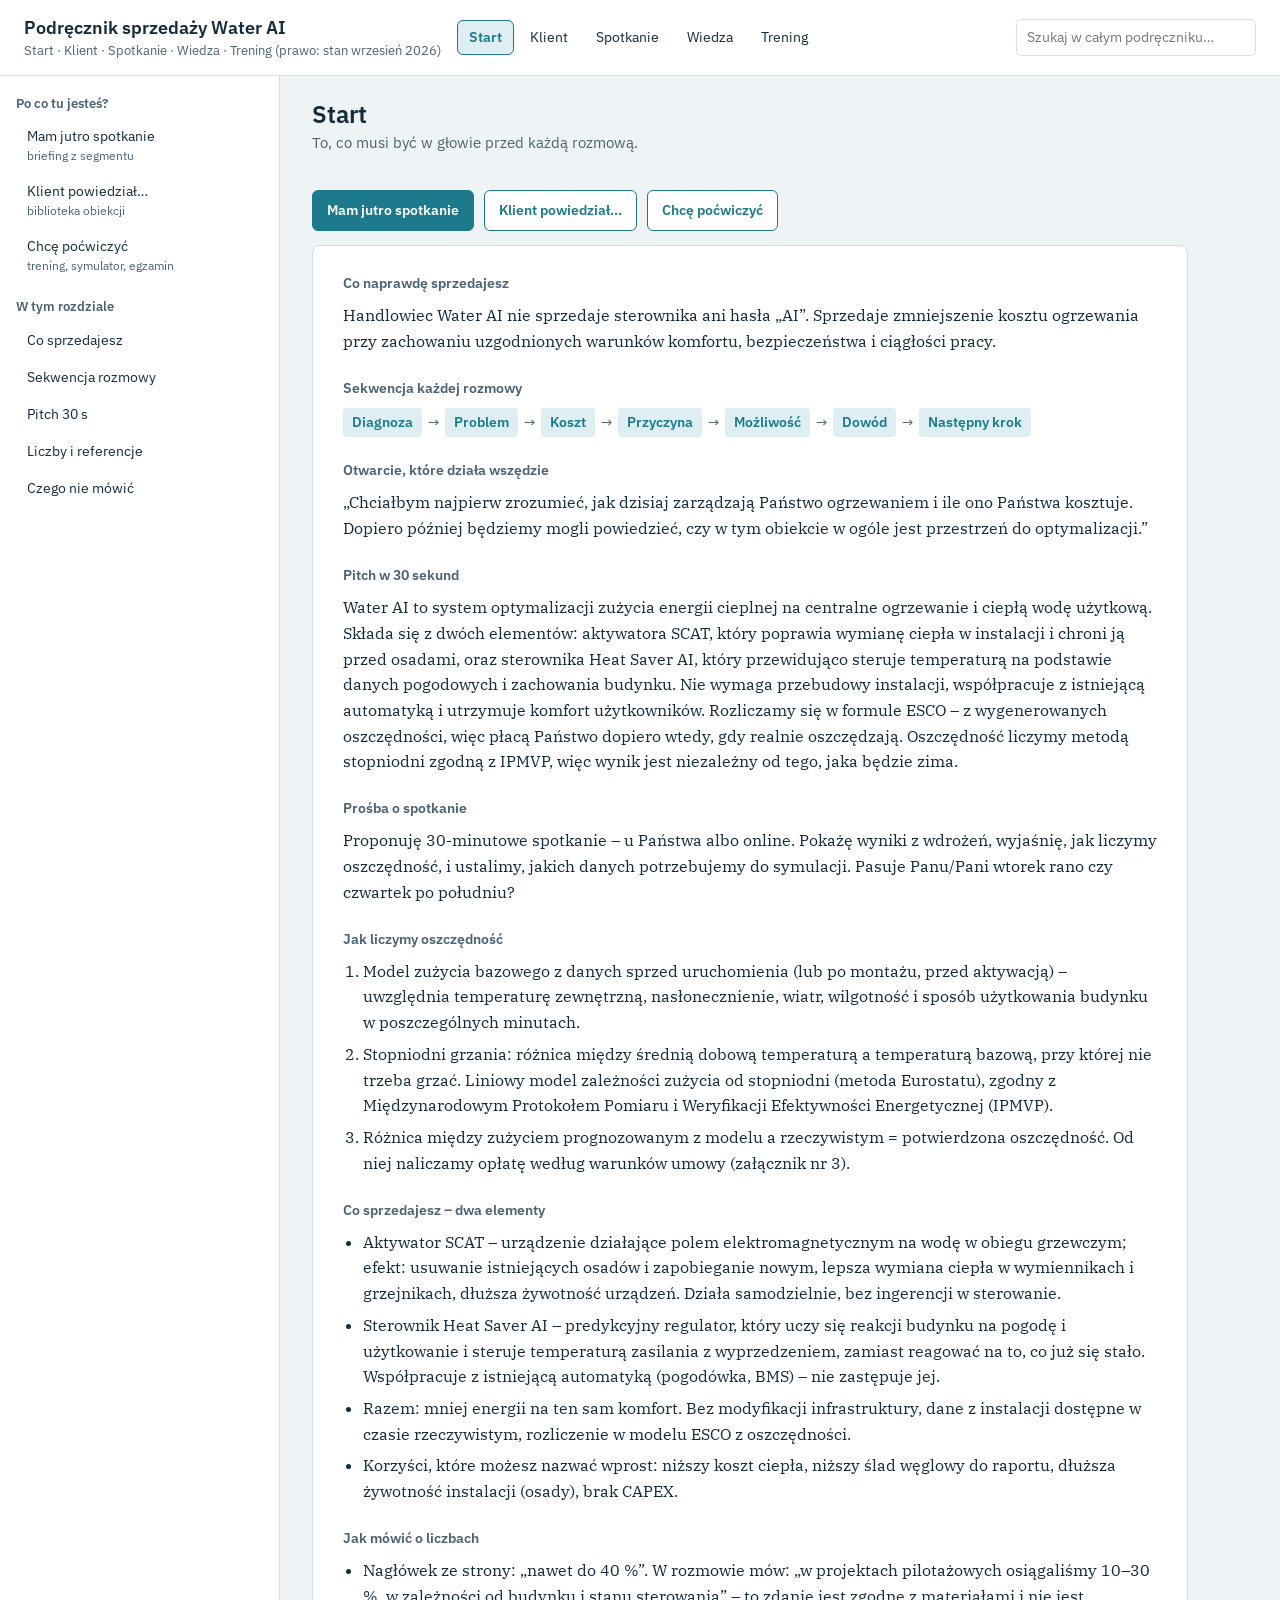
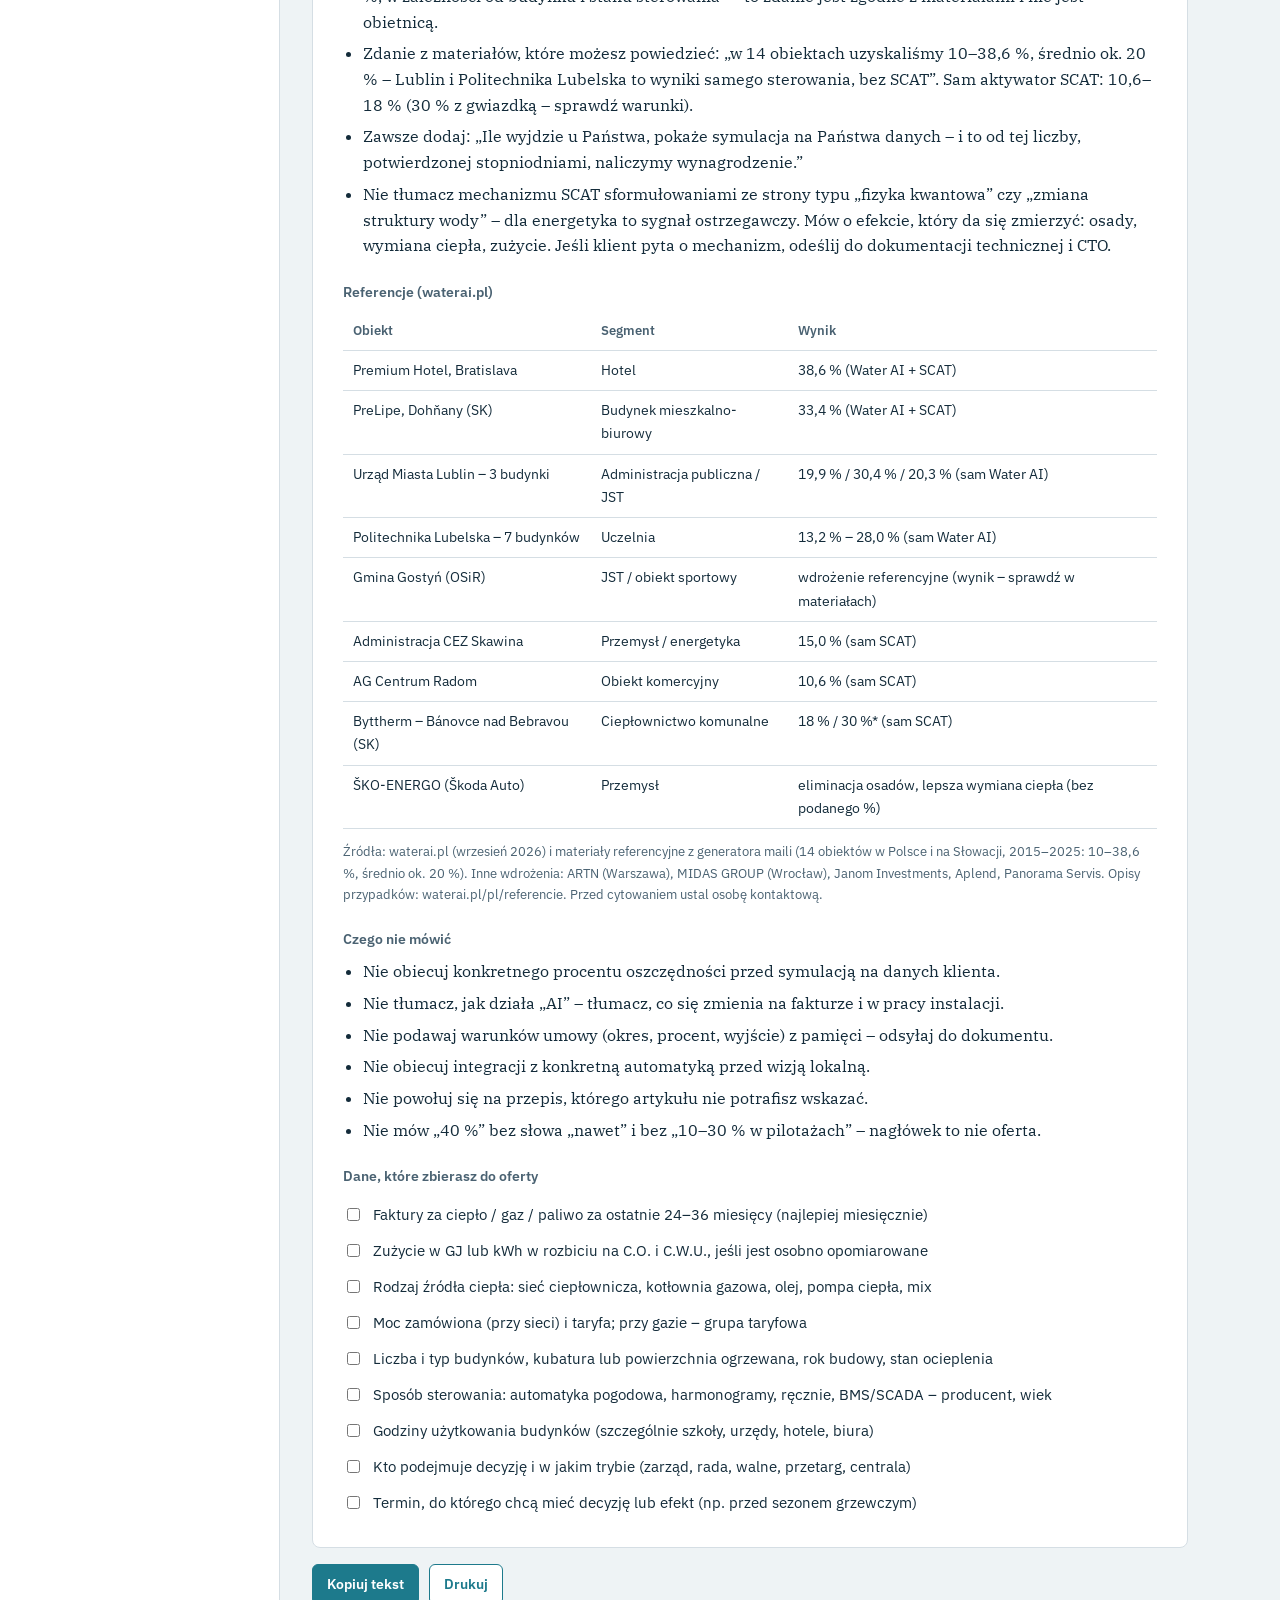
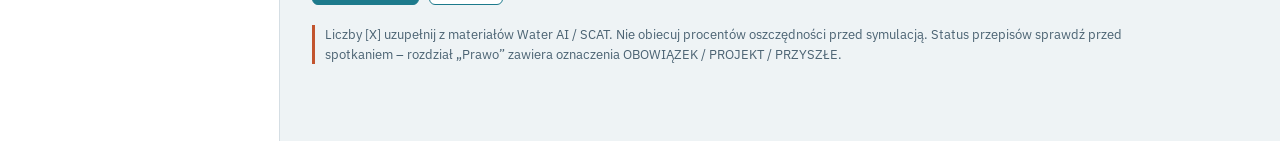
<file: podrecznik/podrecznik-sprzedazy.html>
<!DOCTYPE html>
<html lang="pl">
<head>
<meta charset="utf-8">
<meta name="viewport" content="width=device-width, initial-scale=1">
<title>Podręcznik sprzedaży Water AI – scenariusze, prawo, obiekcje</title>
<link href="https://fonts.googleapis.com/css2?family=IBM+Plex+Sans:wght@400;500;600&family=IBM+Plex+Serif:ital,wght@0,400;0,500;1,400&display=swap" rel="stylesheet">
<style>
  :root{--ink:#132B3A;--ink-2:#4A6272;--line:#D5DEE4;--paper:#FFFFFF;--bg:#EEF3F5;--water:#1D7A8C;--water-soft:#DDEFF2;--heat:#C2542E;--heat-soft:#F8E6DE;--client:#F3EEE4;--ok:#2E7D4F;--warn:#9A6B00}
  *{box-sizing:border-box}
  html,body{margin:0;background:var(--bg);color:var(--ink);font-family:"IBM Plex Sans",system-ui,sans-serif;font-size:15px;line-height:1.5}
  header{background:var(--paper);border-bottom:1px solid var(--line);padding:14px 24px;display:flex;align-items:center;gap:16px;flex-wrap:wrap;position:sticky;top:0;z-index:5}
  header h1{font-size:18px;font-weight:600;margin:0}
  header p{margin:0;color:var(--ink-2);font-size:13px}
  .nav{display:flex;gap:4px;flex-wrap:wrap}
  .nav button{border:1px solid transparent;border-radius:6px;padding:6px 11px;font:inherit;font-size:14px;background:none;color:var(--ink);cursor:pointer}
  .nav button.on{background:var(--water-soft);border-color:var(--water);color:var(--water);font-weight:600}
  .search{margin-left:auto;display:flex;gap:8px;align-items:center}
  .search input{border:1px solid var(--line);border-radius:6px;padding:7px 10px;font:inherit;font-size:14px;min-width:240px;color:var(--ink)}
  .search input:focus{outline:2px solid var(--water);outline-offset:1px;border-color:var(--water)}
  button:focus-visible{outline:2px solid var(--heat);outline-offset:2px}

  main{display:grid;grid-template-columns:280px 1fr;min-height:calc(100vh - 60px)}
  aside{background:var(--paper);border-right:1px solid var(--line);padding:18px 16px 40px;overflow:auto}
  section.out{padding:24px 32px 64px;max-width:940px}
  .grp{font-weight:600;font-size:12.5px;color:var(--ink-2);margin:14px 0 6px}
  .grp:first-child{margin-top:0}
  .plist{list-style:none;padding:0;margin:0}
  .plist button{display:block;width:100%;text-align:left;background:none;border:1px solid transparent;border-radius:6px;padding:7px 10px;font:inherit;font-size:14px;color:var(--ink);cursor:pointer}
  .plist button:hover{background:var(--bg)}
  .plist button.on{background:var(--water-soft);border-color:var(--water);color:var(--water);font-weight:600}
  .plist button small{display:block;color:var(--ink-2);font-weight:400;font-size:12px}
  .plist button.on small{color:var(--water)}

  .tabs{display:flex;gap:6px;flex-wrap:wrap;margin-bottom:18px}
  .tabs button{border:1px solid var(--line);border-radius:6px;padding:6px 11px;font:inherit;font-size:13.5px;background:var(--paper);color:var(--ink);cursor:pointer}
  .tabs button.on{border-color:var(--water);background:var(--water-soft);color:var(--water);font-weight:600}
  .ptitle{margin:0 0 4px;font-size:24px;font-weight:600;line-height:1.2}
  .psub{margin:0 0 18px;color:var(--ink-2);font-size:14.5px}

  .paper{background:var(--paper);border:1px solid var(--line);border-radius:8px;padding:26px 30px;font-family:"IBM Plex Serif",Georgia,serif;font-size:15.5px;line-height:1.66;margin-bottom:16px}
  .paper h3{font-family:"IBM Plex Sans",sans-serif;font-size:14px;font-weight:600;color:var(--ink-2);margin:22px 0 8px}
  .paper h3:first-child{margin-top:0}
  .paper p{margin:0 0 10px}
  .paper ul,.paper ol{margin:0 0 12px;padding-left:20px}
  .paper li{margin-bottom:6px}
  .meta{display:flex;gap:16px;flex-wrap:wrap;font-family:"IBM Plex Sans",sans-serif;font-size:13px;color:var(--ink-2);margin-bottom:16px;padding-bottom:12px;border-bottom:1px solid var(--line)}
  .meta b{color:var(--ink);font-weight:600}
  .line{display:grid;grid-template-columns:96px 1fr;gap:12px;margin:0 0 10px;align-items:start}
  .line .who{font-family:"IBM Plex Sans",sans-serif;font-size:12.5px;font-weight:600;padding-top:6px;color:var(--water)}
  .line.k .who{color:var(--heat)}
  .line .txt{padding:6px 12px;border-radius:6px;background:var(--water-soft)}
  .line.k .txt{background:var(--client)}
  .line.n{grid-template-columns:1fr}
  .line.n .txt{background:none;padding:2px 0;color:var(--ink-2);font-style:italic;font-size:14.5px}
  details{border:1px solid var(--line);border-radius:6px;margin-bottom:8px;background:var(--paper)}
  summary{cursor:pointer;padding:10px 14px;font-family:"IBM Plex Sans",sans-serif;font-weight:500;font-size:14.5px;list-style:none;display:flex;gap:10px;align-items:center}
  summary::before{content:"";width:8px;height:8px;border-right:2px solid var(--ink-2);border-bottom:2px solid var(--ink-2);transform:rotate(-45deg);transition:transform .15s;flex:none}
  details[open] summary::before{transform:rotate(45deg)}
  summary .tag{margin-left:auto;font-size:12px;color:var(--ink-2);font-weight:400;white-space:nowrap}
  details .body{padding:0 16px 14px 32px;border-top:1px solid var(--line);font-family:"IBM Plex Serif",Georgia,serif;font-size:15px;line-height:1.62}
  details .body p{margin:10px 0 0}
  details .body .why,details .body .lab{font-family:"IBM Plex Sans",sans-serif;font-size:13px;color:var(--ink-2)}
  .badge{display:inline-block;font-family:"IBM Plex Sans",sans-serif;font-size:11.5px;font-weight:600;padding:2px 7px;border-radius:4px;margin-left:6px;vertical-align:middle;white-space:nowrap}
  .b-ok{background:#E3F1E8;color:var(--ok)}.b-warn{background:#FBF1D6;color:var(--warn)}.b-heat{background:var(--heat-soft);color:var(--heat)}.b-blue{background:var(--water-soft);color:var(--water)}
  .small{font-family:"IBM Plex Sans",sans-serif;font-size:13px;color:var(--ink-2)}
  main.wide section.out,main.wide .out{max-width:none}
  .mailf{width:100%;border:0;min-height:900px;display:block;background:transparent}
  .seq{font-family:"IBM Plex Sans",sans-serif;font-size:14px;display:flex;flex-wrap:wrap;gap:6px;align-items:center}
  .seq span{background:var(--water-soft);color:var(--water);border-radius:4px;padding:3px 9px;font-weight:600}
  .seq i{color:var(--ink-2);font-style:normal}
  .kalk{display:grid;grid-template-columns:repeat(auto-fit,minmax(180px,1fr));gap:12px;font-family:"IBM Plex Sans",sans-serif;font-size:13px}
  .kalk label{display:flex;flex-direction:column;gap:4px;color:var(--ink-2)}
  .kalk input,textarea,select{font:inherit;border:1px solid var(--line);border-radius:6px;padding:7px 9px;color:var(--ink);font-family:"IBM Plex Sans",sans-serif;font-size:14px}
  textarea{width:100%;margin-top:10px}
  .kout{margin-top:14px}
  .card{text-align:center;min-height:220px;display:flex;flex-direction:column;justify-content:center}
  .big{font-size:20px;line-height:1.4}
  .opts{display:flex;flex-direction:column;gap:8px;margin-top:12px}
  .opts button{font:inherit;font-family:"IBM Plex Sans",sans-serif;font-size:14.5px;text-align:left;padding:10px 12px;border:1px solid var(--line);border-radius:6px;background:var(--paper);cursor:pointer}
  .opts button:hover{border-color:var(--water);background:var(--water-soft)}
  table{border-collapse:collapse;width:100%;font-family:"IBM Plex Sans",sans-serif;font-size:14px;margin-bottom:12px}
  th,td{text-align:left;padding:8px 10px;border-bottom:1px solid var(--line);vertical-align:top}
  th{font-weight:600;color:var(--ink-2);font-size:13px}
  .chk label{display:flex;gap:10px;align-items:flex-start;padding:6px 0;cursor:pointer;font-family:"IBM Plex Sans",sans-serif;font-size:14.5px}
  .chk input{margin-top:5px;accent-color:var(--water)}
  .chk label.done{color:var(--ink-2);text-decoration:line-through}
  .cols{display:grid;grid-template-columns:1fr 1fr;gap:16px}
  .filters{display:flex;gap:6px;flex-wrap:wrap;margin-bottom:14px}
  .filters button{border:1px solid var(--line);border-radius:14px;padding:4px 11px;font:inherit;font-size:13px;background:var(--paper);cursor:pointer}
  .filters button.on{border-color:var(--water);background:var(--water-soft);color:var(--water);font-weight:600}
  .bar{display:flex;gap:10px;align-items:center;margin-top:14px;flex-wrap:wrap}
  .bar button{font:inherit;font-size:14px;font-weight:600;border-radius:6px;padding:9px 14px;cursor:pointer;border:1px solid var(--water);background:var(--water);color:#fff}
  .bar button.ghost{background:var(--paper);color:var(--water)}
  .status{font-size:13px;color:var(--ink-2)}
  .note{font-size:13px;color:var(--ink-2);margin-top:20px;border-left:3px solid var(--heat);padding-left:10px;font-family:"IBM Plex Sans",sans-serif}
  mark{background:#FFE8A3;padding:0 2px}
  .empty{color:var(--ink-2);font-family:"IBM Plex Sans",sans-serif;padding:12px 0}
  .hits{font-family:"IBM Plex Sans",sans-serif}
  .hits .hit{border:1px solid var(--line);border-radius:6px;padding:10px 14px;margin-bottom:8px;background:var(--paper);cursor:pointer}
  .hits .hit b{color:var(--water)}
  .hits .hit small{display:block;color:var(--ink-2);margin-bottom:4px}
  @media (max-width:900px){
    main{grid-template-columns:1fr}
    aside{border-right:0;border-bottom:1px solid var(--line);padding:12px 14px 6px}
    .plist{display:flex;gap:6px;overflow:auto;padding-bottom:6px}
    .plist li{flex:none}.plist button{border-color:var(--line);padding:6px 10px}.plist button small{display:none}
    .grp{margin:8px 0 4px}
    section.out{padding:16px 14px 60px}.paper{padding:18px}
    .line{grid-template-columns:1fr;gap:2px}.line .who{padding-top:0}
    .cols{grid-template-columns:1fr}
    .search{margin-left:0;width:100%}.search input{flex:1;min-width:0}
    header{position:static}
  }
  @media print{header .search,header .nav,aside,.tabs,.bar,.note,.filters{display:none}main{display:block}.paper{border:0;padding:0}details{break-inside:avoid}}
  @media (prefers-reduced-motion:reduce){summary::before{transition:none}}
</style>
</head>
<body>
<header>
  <div><h1>Podręcznik sprzedaży Water AI</h1><p>Start · Klient · Spotkanie · Wiedza · Trening (prawo: stan wrzesień 2026)</p></div>
  <div class="nav" id="nav"></div>
  <div class="search"><input id="q" type="search" placeholder="Szukaj w całym podręczniku…" aria-label="Szukaj"></div>
</header>
<main>
  <aside id="side"></aside>
  <section class="out">
    <h2 class="ptitle" id="ptitle"></h2>
    <p class="psub" id="psub"></p>
    <div class="tabs" id="tabs"></div>
    <div id="view"></div>
    <div class="bar"><button id="copy">Kopiuj tekst</button><button class="ghost" id="print">Drukuj</button><span class="status" id="status"></span></div>
    <p class="note">Liczby [X] uzupełnij z materiałów Water AI / SCAT. Nie obiecuj procentów oszczędności przed symulacją. Status przepisów sprawdź przed spotkaniem – rozdział „Prawo” zawiera oznaczenia OBOWIĄZEK / PROJEKT / PRZYSZŁE.</p>
  </section>
</main>
<script>
/* ===== RDZEŃ ===== */
const CORE = {
  pitch: "Water AI to system optymalizacji zużycia energii cieplnej na centralne ogrzewanie i ciepłą wodę użytkową. Składa się z dwóch elementów: aktywatora SCAT, który poprawia wymianę ciepła w instalacji i chroni ją przed osadami, oraz sterownika Heat Saver AI, który przewidująco steruje temperaturą na podstawie danych pogodowych i zachowania budynku. Nie wymaga przebudowy instalacji, współpracuje z istniejącą automatyką i utrzymuje komfort użytkowników. Rozliczamy się w formule ESCO – z wygenerowanych oszczędności, więc płacą Państwo dopiero wtedy, gdy realnie oszczędzają. Oszczędność liczymy metodą stopniodni zgodną z IPMVP, więc wynik jest niezależny od tego, jaka będzie zima.",
  askMeeting: "Proponuję 30-minutowe spotkanie – u Państwa albo online. Pokażę wyniki z wdrożeń, wyjaśnię, jak liczymy oszczędność, i ustalimy, jakich danych potrzebujemy do symulacji. Pasuje Panu/Pani wtorek rano czy czwartek po południu?",
  method: [
    "Model zużycia bazowego z danych sprzed uruchomienia (lub po montażu, przed aktywacją) – uwzględnia temperaturę zewnętrzną, nasłonecznienie, wiatr, wilgotność i sposób użytkowania budynku w poszczególnych minutach.",
    "Stopniodni grzania: różnica między średnią dobową temperaturą a temperaturą bazową, przy której nie trzeba grzać. Liniowy model zależności zużycia od stopniodni (metoda Eurostatu), zgodny z Międzynarodowym Protokołem Pomiaru i Weryfikacji Efektywności Energetycznej (IPMVP).",
    "Różnica między zużyciem prognozowanym z modelu a rzeczywistym = potwierdzona oszczędność. Od niej naliczamy opłatę według warunków umowy (załącznik nr 3)."
  ],
  dontSay: [
    "Nie obiecuj konkretnego procentu oszczędności przed symulacją na danych klienta.",
    "Nie tłumacz, jak działa „AI” – tłumacz, co się zmienia na fakturze i w pracy instalacji.",
    "Nie podawaj warunków umowy (okres, procent, wyjście) z pamięci – odsyłaj do dokumentu.",
    "Nie obiecuj integracji z konkretną automatyką przed wizją lokalną.",
    "Nie powołuj się na przepis, którego artykułu nie potrafisz wskazać.",
    "Nie mów „40 %” bez słowa „nawet” i bez „10–30 % w pilotażach” – nagłówek to nie oferta."
  ],
  product: [
    "Aktywator SCAT – urządzenie działające polem elektromagnetycznym na wodę w obiegu grzewczym; efekt: usuwanie istniejących osadów i zapobieganie nowym, lepsza wymiana ciepła w wymiennikach i grzejnikach, dłuższa żywotność urządzeń. Działa samodzielnie, bez ingerencji w sterowanie.",
    "Sterownik Heat Saver AI – predykcyjny regulator, który uczy się reakcji budynku na pogodę i użytkowanie i steruje temperaturą zasilania z wyprzedzeniem, zamiast reagować na to, co już się stało. Współpracuje z istniejącą automatyką (pogodówka, BMS) – nie zastępuje jej.",
    "Razem: mniej energii na ten sam komfort. Bez modyfikacji infrastruktury, dane z instalacji dostępne w czasie rzeczywistym, rozliczenie w modelu ESCO z oszczędności.",
    "Korzyści, które możesz nazwać wprost: niższy koszt ciepła, niższy ślad węglowy do raportu, dłuższa żywotność instalacji (osady), brak CAPEX."
  ],
  numbers: [
    "Nagłówek ze strony: „nawet do 40 %”. W rozmowie mów: „w projektach pilotażowych osiągaliśmy 10–30 %, w zależności od budynku i stanu sterowania” – to zdanie jest zgodne z materiałami i nie jest obietnicą.",
    "Zdanie z materiałów, które możesz powiedzieć: „w 14 obiektach uzyskaliśmy 10–38,6 %, średnio ok. 20 % – Lublin i Politechnika Lubelska to wyniki samego sterowania, bez SCAT”. Sam aktywator SCAT: 10,6–18 % (30 % z gwiazdką – sprawdź warunki).",
    "Zawsze dodaj: „Ile wyjdzie u Państwa, pokaże symulacja na Państwa danych – i to od tej liczby, potwierdzonej stopniodniami, naliczymy wynagrodzenie.”",
    "Nie tłumacz mechanizmu SCAT sformułowaniami ze strony typu „fizyka kwantowa” czy „zmiana struktury wody” – dla energetyka to sygnał ostrzegawczy. Mów o efekcie, który da się zmierzyć: osady, wymiana ciepła, zużycie. Jeśli klient pyta o mechanizm, odeślij do dokumentacji technicznej i CTO."
  ],
  refs: [
    {name:"Premium Hotel, Bratislava", seg:"Hotel", result:"38,6 % (Water AI + SCAT)"},
    {name:"PreLipe, Dohňany (SK)", seg:"Budynek mieszkalno-biurowy", result:"33,4 % (Water AI + SCAT)"},
    {name:"Urząd Miasta Lublin – 3 budynki", seg:"Administracja publiczna / JST", result:"19,9 % / 30,4 % / 20,3 % (sam Water AI)"},
    {name:"Politechnika Lubelska – 7 budynków", seg:"Uczelnia", result:"13,2 % – 28,0 % (sam Water AI)"},
    {name:"Gmina Gostyń (OSiR)", seg:"JST / obiekt sportowy", result:"wdrożenie referencyjne (wynik – sprawdź w materiałach)"},
    {name:"Administracja CEZ Skawina", seg:"Przemysł / energetyka", result:"15,0 % (sam SCAT)"},
    {name:"AG Centrum Radom", seg:"Obiekt komercyjny", result:"10,6 % (sam SCAT)"},
    {name:"Byttherm – Bánovce nad Bebravou (SK)", seg:"Ciepłownictwo komunalne", result:"18 % / 30 %* (sam SCAT)"},
    {name:"ŠKO-ENERGO (Škoda Auto)", seg:"Przemysł", result:"eliminacja osadów, lepsza wymiana ciepła (bez podanego %)"}
  ],
  refsNote: "Źródła: waterai.pl (wrzesień 2026) i materiały referencyjne z generatora maili (14 obiektów w Polsce i na Słowacji, 2015–2025: 10–38,6 %, średnio ok. 20 %). Inne wdrożenia: ARTN (Warszawa), MIDAS GROUP (Wrocław), Janom Investments, Aplend, Panorama Servis. Opisy przypadków: waterai.pl/pl/referencie. Przed cytowaniem ustal osobę kontaktową.",
  data: [
    "Faktury za ciepło / gaz / paliwo za ostatnie 24–36 miesięcy (najlepiej miesięcznie)",
    "Zużycie w GJ lub kWh w rozbiciu na C.O. i C.W.U., jeśli jest osobno opomiarowane",
    "Rodzaj źródła ciepła: sieć ciepłownicza, kotłownia gazowa, olej, pompa ciepła, mix",
    "Moc zamówiona (przy sieci) i taryfa; przy gazie – grupa taryfowa",
    "Liczba i typ budynków, kubatura lub powierzchnia ogrzewana, rok budowy, stan ocieplenia",
    "Sposób sterowania: automatyka pogodowa, harmonogramy, ręcznie, BMS/SCADA – producent, wiek",
    "Godziny użytkowania budynków (szczególnie szkoły, urzędy, hotele, biura)",
    "Kto podejmuje decyzję i w jakim trybie (zarząd, rada, walne, przetarg, centrala)",
    "Termin, do którego chcą mieć decyzję lub efekt (np. przed sezonem grzewczym)"
  ]
};

/* ===== NARZĘDZIA ===== */
const TOOLKIT = {
  before: [
    "Wiem, kim jest rozmówca (rola, od ilu lat, co ostatnio robił) – 5 minut w internecie",
    "Wiem, ile budynków i jakie źródło ciepła ma klient – jeśli nie, to jest pierwsze pytanie",
    "Mam wydrukowane: materiały SCAT i Heat Saver AI, załącznik nr 3, jednostronicowe streszczenie",
    "Mam przygotowaną symulację, jeśli dostałem dane – jeśli nie, mam przykład z podobnego obiektu",
    "Znam 3 obiekcje, które najpewniej padną w tym segmencie, i odpowiedzi na nie",
    "Wiem, jaki jest cel spotkania (dane? pilotaż? decydent?) i jaki jest minimalny akceptowalny wynik",
    "Wiem, jaki przepis mogę przywołać dla tego klienta – i jaki jest jego status (obowiązek / projekt)",
    "Mam propozycję dwóch terminów kolejnego spotkania",
    "Telefon wyciszony, notes otwarty, kalendarz pod ręką"
  ],
  during: [
    "Pierwsze 3 minuty: rozmówca mówi, nie ja – pytanie otwierające",
    "Zanotowałem liczby, które padły (koszt roczny, liczba budynków, moc, źródło)",
    "Zadałem pytania diagnostyczne przed prezentacją – nie odwrotnie",
    "Zadałem co najmniej 2 pytania „prowadzące do wniosku” – klient sam nazwał problem",
    "Pokazałem model rozliczenia (załącznik nr 3) dopiero po diagnozie",
    "Każdą obiekcję potwierdziłem („rozumiem”), odpowiedziałem, sprawdziłem („czy to odpowiada na wątpliwość?”)",
    "Nie obiecałem liczby, której nie ma w symulacji",
    "Zapytałem, kto jeszcze bierze udział w decyzji i w jakim trybie",
    "Ustaliłem następny krok z datą i osobą odpowiedzialną – i powtórzyłem go na głos",
    "Zapytałem: „Co musiałoby się wydarzyć, żeby Państwo powiedzieli tak?”"
  ],
  after: [
    "W ciągu 24 h: mail z podsumowaniem ustaleń, listą danych, terminem – 8 zdań, nie więcej",
    "Załączniki: materiały SCAT, Heat Saver AI, załącznik nr 3, lista danych do symulacji",
    "CRM / notatka: decydent, osoba operacyjna, kto zbiera dane, obiekcje, przepisy, na które reagowali",
    "Kalendarz: follow-up (5–7 dni), przygotowanie symulacji, prezentacja symulacji",
    "Jeśli padła obiekcja, której nie ma w banku – dopisz ją i odpowiedź, która zadziałała",
    "Jeśli klient wskazał innego decydenta – poproś o wprowadzenie mailem (nie dzwoń „z zaskoczenia”)"
  ],
  m30: [
    ["0–3 min","Otwarcie","Pytanie otwierające o budynki i koszty. Rozmówca mówi."],
    ["3–5 min","Kim jesteśmy","Water AI / Blue Boson, dwie części technologii, polska myśl techniczna – 4 zdania."],
    ["5–15 min","Diagnoza","8–10 pytań diagnostycznych + 2 pytania prowadzące do wniosku. Notuj liczby."],
    ["15–22 min","Jak to działa i jak się rozliczamy","Predykcja + pogoda + współpraca z automatyką. ESCO, stopniodni, IPMVP, załącznik nr 3. Wynik z podobnego obiektu."],
    ["22–27 min","Obiekcje","Zaproś do wątpliwości: „Co Pana/Panią w tym niepokoi?”"],
    ["27–30 min","Następny krok","Dane do symulacji, osoba, termin. Powtórz ustalenia na głos."]
  ],
  m60: [
    ["0–5 min","Otwarcie i agenda","Uzgodnij, na czym rozmówcy zależy; zapisz to i wróć do tego na końcu."],
    ["5–10 min","Kim jesteśmy","Firma, technologia, referencje – krótko. Pytaj, co już wiedzą."],
    ["10–25 min","Diagnoza","Pełna lista 12–15 pytań. Rysuj schemat: źródło → sieć wewnętrzna → sterowanie → użytkowanie."],
    ["25–35 min","Prowadzenie do wniosku","Pytania „co się dzieje w nocy / w weekend / w ferie”. Klient nazywa stratę."],
    ["35–45 min","Rozwiązanie","Technologia na tle ich instalacji. Co zostaje, co dokładamy, kto ma kontrolę."],
    ["45–52 min","Ekonomia i prawo","ESCO, IPMVP, symulacja, przepisy istotne dla tego segmentu (z rozróżnieniem obowiązek/projekt)."],
    ["52–57 min","Obiekcje i decyzja","„Kto jeszcze musi to zobaczyć? W jakim trybie? Do kiedy?”"],
    ["57–60 min","Zamknięcie","Następny krok: wizja lokalna / dane / pilotaż. Data, osoba, forma."]
  ],
  q20: [
    "Ile w ostatnim roku zapłacili Państwo za ciepło we wszystkich budynkach?",
    "Które trzy budynki generują największy koszt i dlaczego akurat te?",
    "Co dzieje się z ogrzewaniem po godzinie 16, w weekend i w ferie?",
    "Kto dziś decyduje o nastawach ogrzewania – i skąd wie, że są właściwe?",
    "Kiedy ostatni raz ktoś zmienił krzywą grzewczą? Na jakiej podstawie?",
    "Ile zgłoszeń „za zimno” i ile „za gorąco” mieli Państwo w ostatnim sezonie?",
    "Ile razy w zimie ktoś otwiera okno, bo jest za gorąco – i ile to kosztuje?",
    "Gdyby rachunek za ciepło spadł, na co poszłyby te pieniądze?",
    "Jak dziś udowodniliby Państwo radzie / zarządowi / audytorowi, że ogrzewanie jest efektywne?",
    "Co się stanie z kosztem ciepła, gdy od 2028 r. do paliw dojdzie koszt emisji (ETS2)?",
    "Jak Państwa obiekty wypadną w nowej skali klas energetycznych A+–G?",
    "Czy termomodernizacja dała oszczędność, której się spodziewano? Skąd to wiadomo?",
    "Jak Państwa automatyka reaguje na prognozę pogody na jutro – czy tylko na temperaturę teraz?",
    "Co musiałoby się wydarzyć, żeby powiedzieli Państwo „tak”?",
    "Kto poza Panem/Panią musi to zobaczyć i czego ta osoba będzie potrzebować?",
    "Jeśli oszczędność byłaby zerowa, ile by Państwo zapłacili? (odpowiedź: zero – i dlatego pytam)",
    "Jaki jest koszt niepodjęcia decyzji do następnego sezonu?",
    "Jakie dane muszą Państwo zobaczyć, żeby uznać wynik za wiarygodny?",
    "Kiedy jest najbliższy moment decyzyjny – sesja, rada, budżet, walne?",
    "Który budynek wybraliby Państwo na pilotaż, gdyby miał pokazać wynik radzie?"
  ],
  avoid20: [
    "„Gwarantujemy 20% oszczędności.” – nie gwarantujemy liczby, gwarantujemy model rozliczenia.",
    "„Nasza sztuczna inteligencja…” – klient słyszy: czarna skrzynka.",
    "„To rewolucyjne rozwiązanie.” – każdy tak mówi.",
    "„Wystarczy podpisać.” – nic nie „wystarczy” w sektorze publicznym.",
    "„Wszyscy nasi klienci są zadowoleni.” – podaj jednego z nazwiskiem albo nic.",
    "„To nic nie kosztuje.” – kosztuje procent z oszczędności; mów to wprost.",
    "„Wasza automatyka jest przestarzała.” – obrażasz człowieka, który ją ustawiał.",
    "„Przepisy Was do tego zmuszą.” – jeśli nie wskażesz artykułu i statusu, tracisz wiarygodność.",
    "„Możemy się zintegrować z każdym systemem.” – nie wiesz tego przed wizją lokalną.",
    "„Prześlę ofertę i się odezwę.” – bez daty to nie jest następny krok.",
    "„Konkurencja robi to gorzej.” – mów o sobie.",
    "„Proszę mi zaufać.” – zaufanie buduje IPMVP, nie prośba.",
    "„To standard w Europie.” – klient zapyta gdzie; jeśli nie wiesz, milcz.",
    "„Rozumiem, ale…” – „ale” kasuje „rozumiem”. Użyj „i”.",
    "„Szczerze mówiąc…” – sugeruje, że wcześniej nie mówiłeś szczerze.",
    "„Umowa jest standardowa.” – dla klienta żadna umowa nie jest standardowa.",
    "„Nie ma żadnego ryzyka.” – jest: ryzyko zmiany, integracji, czasu. Nazwij je i pokaż, jak je ograniczasz.",
    "„Oszczędność sama się pojawi.” – pojawi się, jeśli klient przekaże dane i dostęp; powiedz, czego potrzebujesz.",
    "„To działa wszędzie.” – działa tam, gdzie jest nadprodukcja ciepła; symulacja to sprawdza.",
    "„Decyzję trzeba podjąć dziś.” – presja w sektorze publicznym kończy rozmowę."
  ],
  close20: [
    "„Jeśli symulacja pokaże oszczędność, jaki byłby naturalny następny krok po Państwa stronie?”",
    "„Proponuję zacząć od jednego budynku – tego, który najlepiej pokaże wynik radzie.”",
    "„Zapiszmy dziś trzy rzeczy: kto przekazuje dane, do kiedy, i kiedy pokazuję symulację.”",
    "„Nie proszę o decyzję o wdrożeniu. Proszę o dane do symulacji – to nic nie kosztuje i niczego nie przesądza.”",
    "„Co musiałoby się znaleźć w symulacji, żeby uznali ją Państwo za wystarczającą do decyzji?”",
    "„Kto jeszcze powinien być na spotkaniu, na którym pokażę wynik – żebyśmy nie musieli powtarzać?”",
    "„Zróbmy pilotaż z rozliczeniem tylko z oszczędności – ryzyko jest po naszej stronie.”",
    "„Sezon grzewczy zaczyna się za [X] tygodni. Jeśli zaczniemy teraz, po sezonie będą Państwo mieli liczby, nie plany.”",
    "„Model bazowy zatwierdzają Państwo przed uruchomieniem. Jeśli się nie zgodzimy co do modelu – nie startujemy.”",
    "„Rozumiem, że ostrożność jest tu obowiązkiem. Dlatego proponuję krok, który nie wymaga odwagi: dane i symulacja.”",
    "„Czy jest coś, czego jeszcze nie powiedziałem, a co jest Państwu potrzebne do decyzji?”",
    "„Jeśli za rok nic się nie zmieni w sposobie sterowania, ile zapłacą Państwo za ciepło? Tyle samo albo więcej. To jest koszt braku decyzji.”",
    "„Proponuję dwa terminy prezentacji symulacji: [data] lub [data]. Który?”",
    "„Przygotuję jednostronicowe streszczenie dla [decydenta] – w języku kosztów, nie technologii. Czy przekaże je Pan/Pani?”",
    "„Umowę wyślę dziś do przeczytania – bez presji. Zadzwonię w [dzień] i odpowiem na pytania.”",
    "„Wpiszmy pilotaż do budżetu na przyszły rok jako zmniejszenie wydatków bieżących – nie jako inwestycję.”",
    "„Jeśli technik potwierdzi na wizji lokalnej, że da się to zrobić bez ryzyka dla produkcji – czy to wystarczy do zgody na pilotaż?”",
    "„Zapytam wprost: co jest największą przeszkodą? Jeśli ją usunę, ruszamy?”",
    "„Ustalmy, kiedy uznamy pilotaż za sukces – jaka liczba, jaki termin. Wtedy decyzja o rozszerzeniu będzie prosta.”",
    "„Dziękuję za czas. Podsumuję mailem do jutra – z datami. Do zobaczenia [data].”"
  ],
  followupSchema: [
    ["Dzień 0","Spotkanie","Notatka w ciągu godziny po wyjściu, dopóki pamiętasz liczby."],
    ["Dzień 1","Mail podsumowujący","Ustalenia, lista danych, terminy, załączniki. Krótko. Prośba o potwierdzenie osoby do danych."],
    ["Dzień 5–7","Telefon","Cel: dane, nie decyzja. „Czy udało się zebrać faktury?” Jeśli nie – zaproponuj pomoc: „Czy mogę zadzwonić do księgowości sam?”"],
    ["Dzień 10–14","Symulacja","Prezentacja na spotkaniu (nie mailem). Zaproś decydenta. Załącz jednostronicowe streszczenie."],
    ["Dzień 14–21","Umowa pilotażowa","Wysyłasz do przeczytania, dzwonisz po 3 dniach z pytaniem o pytania. Oferujesz rozmowę z ich prawnikiem."],
    ["Dzień 21–45","Decyzja","Sektor publiczny: pilnujesz terminu sesji/rady. Prywatny: pilnujesz sezonu. Każdy kontakt kończysz datą."],
    ["Cisza > 14 dni","Reaktywacja","Nie „czy jest jakaś decyzja?”, tylko nowa wartość: zmiana przepisu, wynik z podobnego obiektu, zbliżający się termin ETS2 / sezon."]
  ],
  stages: [
    {t:"Pierwsze spotkanie (30 min)", g:"Cel: diagnoza, wiarygodność, dane.", items:["Rozmówca mówi 60% czasu.","Wychodzisz z: liczbami, nazwiskiem osoby od danych, datą.","Nie prezentujesz oferty cenowej – prezentujesz model rozliczenia.","Minimum: zgoda na przekazanie danych do symulacji."]},
    {t:"Drugie spotkanie (45–60 min)", g:"Cel: symulacja przed decydentem, zgoda na pilotaż.", items:["Zaczynasz od ich liczb, nie od siebie.","Pokazujesz model bazowy i jak będzie liczona oszczędność na ich budynku.","Omawiasz zakres integracji z ich automatyką – po wizji lokalnej, nie z pamięci.","Kończysz: budynek pilotażowy, harmonogram, tryb decyzji, umowa do przeczytania."]},
    {t:"Pilotaż", g:"Cel: wynik, który obroni się przed radą/zarządem/audytorem.", items:["Wybór budynku: wysoki koszt na m², dobre opomiarowanie, przychylny administrator.","Model bazowy zatwierdzony na piśmie przed aktywacją.","Comiesięczny raport dla klienta – ten sam format, który pójdzie do rady.","Ustalone z góry: co znaczy sukces (liczba, termin) i co po nim (rozszerzenie na X budynków)."]},
    {t:"Zamknięcie sprzedaży", g:"Cel: umowa na całość zasobów lub etapowe rozszerzenie.", items:["Prezentujesz wynik pilotażu w formie, którą klient może przekazać dalej bez Ciebie.","Podajesz harmonogram rozszerzenia budynkami, nie „całością”.","Sektor publiczny: wspierasz w opisie przedmiotu zamówienia i metodyce (IPMVP).","Pytasz o referencję i o wprowadzenie do podobnych podmiotów."]}
  ]
};
const SEGMENTS = [];

SEGMENTS.push({
  id:"urzad", group:"Sektor publiczny", name:"Urzędy miast i gmin, JST", short:"burmistrz, skarbnik, energetyk gminny",
  who:"Wójt / burmistrz / prezydent (decyzja polityczna), skarbnik (budżet i klasyfikacja wydatku), naczelnik wydziału inwestycji lub gospodarki komunalnej (procedura), energetyk gminny / doradca energetyczny (jeśli jest – najlepsze wejście merytoryczne), sekretarz (obieg dokumentów).",
  pain:[
    "Koszty ciepła w kilkunastu–kilkudziesięciu budynkach rosną, a dochody własne nie; każda złotówka jest publiczna i widoczna",
    "Budynki użytkowane 8–16 są ogrzewane jak 24/7; nikt nie ma czasu ręcznie zmieniać nastaw w 30 kotłowniach",
    "Dyrektywa EED nakłada na sektor publiczny obowiązek redukcji zużycia energii końcowej o 1,9% rocznie względem 2021 r. (w Polsce w trakcie wdrażania – projekt UC77); gminy 50 tys.+ są objęte wcześniej",
    "Brak środków inwestycyjnych, długie procedury, presja radnych na widoczne efekty przed wyborami"
  ],
  fear:"Zarzut niegospodarności, kontrola RIO / NIK, błędny tryb zamówienia, odpowiedzialność osobista (dyscyplina finansów publicznych), „kolejna firma, która obiecała i zniknęła”.",
  angle:"Zero nakładu inwestycyjnego, zmniejszenie wydatków bieżących, rozliczenie według uznanego standardu (IPMVP) – gotowy argument do kontroli. Język budżetu i procedury, nie technologii. Umowa o poprawę efektywności energetycznej to środek wprost wymieniony w ustawie o efektywności energetycznej (art. 6) jako sposób realizacji obowiązku jednostek sektora publicznego.",
  opening:"„Dzień dobry. Zanim cokolwiek pokażę – ile gmina zapłaciła w zeszłym roku za ogrzewanie wszystkich swoich budynków i który z nich kosztuje najwięcej na metr?”",
  diag:[
    "Ile budynków ogrzewa gmina bezpośrednio (urząd, szkoły, przedszkola, OSP, domy kultury, ośrodki zdrowia)? Kto płaci faktury – gmina czy jednostki?",
    "Jakie źródła ciepła: sieć PEC, kotłownie gazowe, olejowe, pellet, pompy ciepła? Kto jest dostawcą?",
    "Roczny koszt ciepła łącznie i dla 3 największych obiektów?",
    "Kto ustawia parametry ogrzewania w poszczególnych budynkach – konserwator, dyrektor placówki, firma zewnętrzna?",
    "Czy jest automatyka pogodowa? Harmonogramy tygodniowe? Kto je aktualizuje na ferie i święta?",
    "Jak wyglądają godziny użytkowania – urząd, szkoły, świetlice wieczorem, sale wynajmowane?",
    "Kiedy była termomodernizacja i czy po niej ktoś obniżył nastawy kotłowni?",
    "Czy gmina ma energetyka gminnego / doradcę energetycznego / plan gospodarki niskoemisyjnej (PGN)?",
    "Czy gmina raportuje zużycie energii (np. do planów, do sprawozdań z PGN)? Jak zbiera dane?",
    "Czy gmina liczy powyżej 50 tys. mieszkańców? (ważne dla terminu obowiązku 1,9% z EED)",
    "Jaki jest tryb decyzji: zarządzenie wójta, uchwała rady, zamówienie publiczne? Jaki próg?",
    "Kiedy jest najbliższa sesja / komisja budżetowa / termin projektu budżetu?",
    "Czy były wcześniej propozycje ESCO? Jak się skończyły i dlaczego?",
    "Czy mają Państwo świadectwa charakterystyki energetycznej budynków i jakie klasy się spodziewają w nowej skali A+–G?"
  ],
  insight:[
    "„Co się dzieje z ogrzewaniem w szkole w piątek o 17 i w sobotę rano?” – klient zwykle sam odpowiada: grzeje.",
    "„Kto obniża nastawy na ferie? A na Boże Narodzenie? A kto je podnosi z powrotem – i kiedy?”",
    "„Gdyby każdy budynek grzał tylko tyle, ile potrzeba w godzinach użytkowania – ile procent rachunku to mogłoby być? Nie musi Pan/Pani wiedzieć dokładnie, chodzi o rząd wielkości.”",
    "„Jak dziś gmina udowodni kontrolerowi, że ogrzewanie jest prowadzone efektywnie? Czy jest jakikolwiek dokument?”",
    "„Ile lat ma krzywa grzewcza w urzędzie i kto ją ustawił?”"
  ],
  args:{
    tech:["Predykcja na podstawie prognozy pogody i historii budynku – system reaguje na jutro, nie na dziś","Współpraca z istniejącą automatyką: nie wymieniamy sterowników, korygujemy nastawy","Harmonogramy użytkowania wchodzą do modelu – ferie, weekendy, wynajem sali","Komfort utrzymany w godzinach użytkowania; parametry graniczne ustala gmina"],
    econ:["Brak nakładu inwestycyjnego – nie obciąża budżetu ani limitu zadłużenia","Zmniejszenie wydatków bieżących w rozdziale ogrzewania – efekt widoczny w wykonaniu budżetu","Rozliczenie z oszczędności: zero oszczędności = zero faktury","Pilotaż na 2–3 obiektach daje liczby do budżetu na kolejny rok"],
    board:["Wynik da się pokazać radnym i mieszkańcom: „obniżyliśmy koszty bez wydawania pieniędzy”","Dokument IPMVP = obrona przed zarzutem niegospodarności","Wspieranie polskiej technologii i polskich naukowców – argument publiczny"],
    legal:["Ustawa o efektywności energetycznej, art. 6: jednostka sektora publicznego realizuje zadania, stosując co najmniej jeden ze środków poprawy efektywności – wśród nich umowa o poprawę efektywności energetycznej (ESCO) [OBOWIĄZEK]","Dyrektywa EED 2023/1791, art. 5: redukcja zużycia energii końcowej sektora publicznego o 1,9% rocznie vs 2021; gminy <50 tys. wyłączone do 31.12.2026, <5 tys. do 31.12.2029 [W TRAKCIE WDRAŻANIA – projekt UC77]","EED art. 6: renowacja 3% powierzchni budynków publicznych rocznie [W TRAKCIE WDRAŻANIA]","EED art. 7: zasada „efektywność energetyczna przede wszystkim” w zamówieniach publicznych [W TRAKCIE WDRAŻANIA]","EED art. 29: państwa mają usuwać bariery dla umów o poprawę efektywności energetycznej w sektorze publicznym – ESCO jest kierunkiem, nie wyjątkiem [KIERUNEK]"],
    esg:["Redukcja zużycia = redukcja emisji do sprawozdań z PGN i przyszłego raportowania","Przygotowanie na ETS2 (od 2028 r. koszt emisji w cenie gazu/węgla) – mniej paliwa = mniejsze uderzenie","Nowa skala klas energetycznych A+–G (EPBD 2024/1275) – niższe zużycie poprawia pozycję budynków przy renowacji"]
  },
  objections:[
    {q:"Musimy to zrobić w trybie zamówienia publicznego.", a:"Tak – i nie chcemy tego omijać. ESCO ma tę cechę, że wynagrodzenie zależy od efektu, więc zamówienie da się opisać wynikiem i metodyką pomiaru, a nie ceną z góry. Pomożemy przygotować opis przedmiotu zamówienia i metodykę IPMVP, którą Państwo załączą do postępowania.", why:"Procedura to nie przeszkoda – to Twoja rola, żeby ją ułatwić."},
    {q:"Nie mamy tego w budżecie.", a:"To nie jest wydatek – nie ma nakładu. Płatność następuje wyłącznie z obniżonych faktur za ciepło, więc z pieniędzy, których gmina bez systemu i tak by nie miała. W klasyfikacji to zmniejszenie wydatków bieżących, nie inwestycja.", why:"Przeformułuj: nie „wydać”, tylko „wydać mniej”."},
    {q:"Co powie RIO / NIK, jeśli oszczędność nie wystąpi?", a:"Wtedy gmina nie zapłaci nic – to jest w umowie. Model IPMVP daje dokument, że rozliczenie było weryfikowalne. Trudniej wytłumaczyć kontroli bezczynność przy rosnących kosztach i obowiązku z art. 6 ustawy o efektywności energetycznej niż działanie bez ryzyka finansowego.", why:"Odwróć ryzyko: bezczynność też jest decyzją."},
    {q:"Radni zapytają, dlaczego akurat ta firma.", a:"Dlatego proponuję pilotaż w trybie właściwym dla wartości zamówienia i rozliczenie według standardu, który każdy audytor może sprawdzić. Radni dostaną wynik z własnego budynku, nie folder reklamowy.", why:"Polityka: daj im materiał, który mogą pokazać wyborcom."},
    {q:"Mieszkańcy będą narzekać, że w szkole jest zimno.", a:"System nie obniża temperatur w godzinach użytkowania. Nie grzeje pustego budynku na pełnej mocy w nocy. Parametry ustala dyrektor z konserwatorem i można je zmienić w każdej chwili.", why:"Komfort dzieci to argument emocjonalny – odpowiadaj konkretnie i krótko."}
  ],
  offerMoment:"Po diagnozie, gdy padła liczba (roczny koszt) i klient sam nazwał budynki grzane „na pusto”. Nigdy przed. Pokaż model rozliczenia (załącznik nr 3), nie cennik.",
  path:["Dane z 2–3 największych obiektów → symulacja (7–10 dni)","Prezentacja symulacji skarbnikowi + naczelnikowi + energetykowi","Wybór obiektu pilotażowego i trybu (wartość zamówienia → tryb)","Pomoc w OPZ i metodyce pomiaru","Umowa pilotażowa → model bazowy zatwierdzony → aktywacja przed sezonem"],
  close:["„Proszę wskazać osobę, do której mogę napisać po faktury z urzędu, największej szkoły i basenu / hali – i termin, do którego realnie je dostanę.”","„Na następnym spotkaniu chciałbym mieć skarbnika – pokażę, jak to wygląda w wykonaniu budżetu.”","„Najbliższa sesja jest [data]. Jeśli symulacja będzie gotowa tydzień wcześniej, czy temat może wejść na komisję?”"],
  dialog:[
    ["H","Dzień dobry, [Imię] z Water AI. Rozmawiam z panem naczelnikiem od inwestycji?"],
    ["K","Tak, słucham."],
    ["H","Zajmujemy się obniżaniem kosztów ogrzewania w budynkach gminnych – bez nakładów z budżetu, rozliczenie tylko z oszczędności. Zanim opowiem więcej: ile budynków gmina ogrzewa i z czego?"],
    ["K","Dwadzieścia parę. Głównie gaz, dwie szkoły z PEC-u."],
    ["H","A roczny koszt, tak w przybliżeniu?"],
    ["K","Coś koło miliona, może więcej po podwyżkach."],
    ["H","Kto dziś ustawia ogrzewanie w tych dwudziestu budynkach – konserwatorzy, dyrektorzy?"],
    ["K","Każdy sobie. Konserwator ustawi jesienią i tyle."],
    ["H","Czyli w piątek o 17 i w sobotę szkoła grzeje tak samo jak we wtorek rano?"],
    ["K","No… w zasadzie tak. Nikt nie chodzi tego przestawiać."],
    ["H","To jest dokładnie ten obszar, w którym działamy. System uczy się, jak każdy budynek reaguje na pogodę i użytkowanie, i steruje tak, żeby w godzinach pracy było ciepło, a poza nimi – nie grzać na pusto. Współpracuje z Państwa automatyką. Oszczędność liczymy metodą stopniodni według IPMVP – to ważne przy kontroli, bo to uznany standard. Rozliczamy się tylko z potwierdzonej oszczędności."],
    ["K","Brzmi dobrze, ale my musimy wszystko przez zamówienia."],
    ["H","Oczywiście. Pomagamy w opisie przedmiotu zamówienia – wynik i metodyka pomiaru zamiast ceny z góry. Proponuję 30 minut z Panem i skarbnikiem: pokażę wyniki wdrożeń, model rozliczenia i ustalimy, z których obiektów wziąć dane do symulacji. Wtorek czy czwartek?"],
    ["K","Czwartek po dziesiątej."],
    ["H","Zapisuję. Wyślę dziś krótkie potwierdzenie i listę danych – faktury za gaz i ciepło z dwóch sezonów dla urzędu i dwóch największych szkół. Do kogo mogę napisać po te faktury?"],
    ["N","Cel osiągnięty: spotkanie z decydentem finansowym + osoba od danych."]
  ]
});

SEGMENTS.push({
  id:"oswiata", group:"Sektor publiczny", name:"Szkoły, przedszkola, oświata", short:"dyrektor, organ prowadzący, CUW",
  who:"Dyrektor placówki (użytkownik, wpływ na komfort i opinię), organ prowadzący – gmina / powiat / CUW (płatnik i decydent), kierownik gospodarczy / konserwator (obsługa kotłowni). Uwaga: dyrektor rzadko decyduje o umowie, ale bez niego pilotaż nie zadziała.",
  pain:[
    "Budynek pracuje 7–16, ogrzewany jest 24/7; ferie, wakacje, święta – często bez zmiany nastaw",
    "Przegrzane klasy rano, zimne po południu; skargi rodziców w obie strony",
    "Rachunki za ciepło płaci organ prowadzący – dyrektor nie ma narzędzia ani motywacji, konserwator nie ma czasu",
    "Sale gimnastyczne i baseny szkolne – największe zużycie, najbardziej chaotyczne sterowanie"
  ],
  fear:"Dyrektor: skargi rodziców, kontrola sanepidu (temperatura w salach), „ktoś obcy będzie mi sterował”. Organ prowadzący: jak w segmencie JST.",
  angle:"Do dyrektora – komfort i spokój: stałe temperatury w godzinach lekcji, koniec ręcznego przestawiania. Do organu – koszt i dokumentacja. Sprzedajesz organowi, wdrażasz z dyrektorem; obie strony muszą być „za”.",
  opening:"„Kto w szkole decyduje, że rano jest ciepło – i co się dzieje z tym ogrzewaniem, kiedy dzieci wychodzą o 15?”",
  diag:[
    "Godziny pracy budynku: lekcje, świetlica, zajęcia popołudniowe, wynajem sali?",
    "Jakie źródło ciepła i kto obsługuje kotłownię / węzeł?",
    "Czy jest automatyka pogodowa? Kto zmienia harmonogram na ferie i kiedy to robi?",
    "Ile zgłoszeń „za zimno” / „za gorąco” w sezonie? Czy nauczyciele otwierają okna w zimie?",
    "Czy sala gimnastyczna / basen jest ogrzewany osobno? Jak sterowany?",
    "Czy szkoła ma liczniki ciepła na obiegach (dydaktyka / sala / basen)?",
    "Kto płaci faktury i kto je widzi – dyrektor, CUW, gmina?",
    "Czy była termomodernizacja? Czy po niej ktoś zmienił nastawy kotłowni?",
    "Jakie temperatury zadane w klasach? Czy są kontrole sanepidu dotyczące temperatury?",
    "Czy szkoła ma świadectwo charakterystyki energetycznej? Jaki wynik?",
    "Czy organ prowadzący ma kilka szkół o podobnej charakterystyce – potencjał skalowania?",
    "Kto po stronie organu prowadzącego podejmuje decyzję o takiej umowie?"
  ],
  insight:[
    "„O której rano jest w klasach ciepło? A o której zaczyna się grzanie? Czy ktoś to sprawdzał?”",
    "„Ile trwają ferie i wakacje łącznie – 3 miesiące? Co w tym czasie robi kotłownia?”",
    "„Kiedy nauczyciel otwiera okno w styczniu, to dlaczego – bo jest za gorąco czy za duszno? Jeśli za gorąco – kto za to płaci?”",
    "„Gdyby sala gimnastyczna była grzana tylko przed zajęciami i wynajmem – ile to mogłoby zmienić?”"
  ],
  args:{
    tech:["Harmonogram zajęć i kalendarz szkolny wchodzą do modelu – system „wie”, kiedy są ferie","Predykcja pozwala wystartować grzanie tak, by o 7:30 było ciepło – bez grzania od 4 rano","Utrzymanie zadanych temperatur w godzinach lekcji; brak spadków komfortu","Współpraca z istniejącym sterownikiem kotłowni – bez wymiany"],
    econ:["Koszt ciepła to jeden z największych kosztów utrzymania placówki poza płacami","Zero nakładu; rozliczenie z oszczędności; efekt w budżecie organu prowadzącego","Skalowanie na kolejne szkoły po pilotażu – ten sam model"],
    board:["Dla organu: wynik z jednej szkoły jako argument na kolejne","Dla dyrektora: koniec sporów z rodzicami o temperaturę – parametry są udokumentowane"],
    legal:["Ustawa o efektywności energetycznej, art. 6 – obowiązek stosowania środków poprawy efektywności przez jednostki sektora publicznego [OBOWIĄZEK]","EED art. 5 (1,9%/rok) i art. 6 (3% renowacji) – dotyczy budynków instytucji publicznych, w tym oświaty [W TRAKCIE WDRAŻANIA]","Ustawa o charakterystyce energetycznej budynków – okresowe kontrole systemów ogrzewania (art. 23) i świadectwa [OBOWIĄZEK]"],
    esg:["Szkoła jako przykład dla uczniów – projekt edukacyjny („ile zaoszczędziliśmy CO₂”)","Redukcja emisji do sprawozdań gminy"]
  },
  objections:[
    {q:"Sanepid wymaga określonych temperatur – nie mogę ryzykować.", a:"System utrzymuje temperatury zadane w godzinach zajęć – to jest warunek brzegowy, nie opcja. Ogranicza grzanie, gdy w budynku nikogo nie ma. Zapis temperatur z czujników to dodatkowo dokument dla kontroli.", why:"Kontrola to argument ZA – masz dane, których dziś nie mają."},
    {q:"Konserwator sobie z tym poradzi, nie potrzebujemy systemu.", a:"Konserwator ma jeden budynek i dwanaście innych obowiązków. System przestawia nastawy setki razy w sezonie, według prognozy pogody, o 4 rano i w niedzielę. To nie zastępuje konserwatora – zdejmuje z niego coś, czego fizycznie nie da się robić ręcznie.", why:"Nie deprecjonuj konserwatora – on jest Twoim sojusznikiem we wdrożeniu."},
    {q:"To decyzja gminy, nie moja.", a:"Tak, i dlatego rozmawiam też z organem prowadzącym. Od Pana/Pani potrzebuję dwóch rzeczy: godzin użytkowania budynku i zgody na to, że pilotaż w tej szkole ma sens. Dyrektor, który chce – to połowa sukcesu.", why:"Zdobądź sojusznika, potem decydenta."}
  ],
  offerMoment:"Dyrektorowi nie przedstawiasz oferty – przedstawiasz mu, jak będzie wyglądał komfort i co się zmieni w jego pracy. Ofertę (model ESCO) przedstawiasz organowi prowadzącemu po symulacji.",
  path:["Rozmowa z dyrektorem: godziny użytkowania, zgoda na pilotaż, kontakt do konserwatora","Dane o zużyciu od organu prowadzącego / CUW","Symulacja → prezentacja organowi z dyrektorem na sali","Pilotaż w 1 szkole → raport → rozszerzenie na kolejne placówki"],
  close:["„Czy zgodziłby się Pan / zgodziłaby się Pani, żeby Państwa szkoła była pilotażowa, jeśli gmina zdecyduje? To pomaga mi w rozmowie z organem.”","„Proszę o kalendarz roku szkolnego i godziny pracy budynku – wchodzą do modelu.”"],
  dialog:[
    ["H","Dzień dobry, [Imię] z Water AI. Rozmawiam z panią dyrektor? Dzwonię w sprawie ogrzewania budynku – nie sprzedaję kotłów."],
    ["K","Słucham, ale za ogrzewanie płaci gmina."],
    ["H","Wiem, i z gminą też rozmawiam. Do Pani mam inne pytanie: o której rano w klasach jest ciepło i czy zdarza się, że nauczyciele otwierają okna, bo jest za gorąco?"],
    ["K","Zdarza się. Na parterze jest gorąco, na drugim piętrze zimno."],
    ["H","To klasyczny objaw sterowania ustawionego raz jesienią. Nasz system codziennie dopasowuje ogrzewanie do pogody i do planu lekcji – rano ciepło, po lekcjach nie grzejemy na pusto, ferie w kalendarzu. Dla Pani to mniej skarg i dokument z temperatur, gdyby ktoś pytał."],
    ["K","A kto to obsługuje? Nasz konserwator ma dużo pracy."],
    ["H","Konserwator zostaje przy swoich obowiązkach – system pracuje sam, a on ma podgląd. Chciałbym zaproponować gminie pilotaż właśnie w Państwa szkole. Czy byłaby Pani za, gdyby gmina zdecydowała?"],
    ["K","Jeśli nie będzie zimniej, to tak."],
    ["H","Warunek jest zapisany: temperatury w godzinach lekcji bez zmian. Poproszę o godziny pracy budynku i kalendarz roku – i kontakt do konserwatora, żeby zobaczyć kotłownię. Resztę załatwiam z gminą."],
    ["N","Dyrektor nie decyduje, ale bez jego „tak” gmina nie wybierze tej szkoły."]
  ]
});

SEGMENTS.push({
  id:"szpital", group:"Sektor publiczny", name:"Szpitale i ochrona zdrowia", short:"dyrektor techniczny, dyrektor ds. ekonomicznych",
  who:"Dyrektor ds. technicznych / kierownik działu technicznego (bezpieczeństwo i ciągłość – najważniejszy sojusznik), dyrektor ds. ekonomiczno-finansowych (koszty, zadłużenie), dyrektor naczelny (decyzja), organ tworzący – powiat / marszałek / uczelnia (przy większych umowach).",
  pain:[
    "Ciepło i C.W.U. 24/7 – ale nie wszędzie: administracja, poradnie, oddziały dzienne, magazyny pracują w godzinach; szpital grzeje wszystko jak OIOM",
    "Zadłużenie i presja NFZ – każdy koszt operacyjny jest analizowany",
    "Ogromne zużycie ciepłej wody i ciepła technologicznego (sterylizacja, kuchnia, pralnia) – często bez opomiarowania",
    "Stare instalacje, brak BMS lub BMS obejmujący tylko nowe skrzydło"
  ],
  fear:"Bezpieczeństwo pacjentów, ciągłość działania, sanepid, odpowiedzialność dyrektora technicznego za każdą awarię, „obcy system w instalacji szpitala”.",
  angle:"Zakres: wyłącznie części nieszpitalne w pierwszym kroku (administracja, poradnie, budynki techniczne), z pełnym zachowaniem priorytetu dla oddziałów. Bezpieczeństwo jako pierwsze zdanie. Ekonomia jako drugie. Referencje techniczne, wizja lokalna z technikiem – zanim padnie słowo „umowa”.",
  opening:"„Które budynki szpitala pracują 24 godziny, a które 8 – i czy ogrzewanie o tym wie?”",
  diag:[
    "Ile budynków / skrzydeł, jakie są ich funkcje i godziny pracy (oddziały, poradnie, administracja, technika)?",
    "Źródło ciepła: własna kotłownia, sieć, kogeneracja? Rezerwa awaryjna?",
    "Roczny koszt ciepła i gazu; udział C.W.U. i pary technologicznej – czy opomiarowane osobno?",
    "Czy jest BMS? Jaki zakres obejmuje? Kto go obsługuje?",
    "Czy poradnie i administracja mają osobne obiegi grzewcze? Można je sterować niezależnie?",
    "Jakie temperatury muszą być utrzymane na oddziałach i w jakich pomieszczeniach (wymogi sanitarne)?",
    "Czy szpital ma audyt energetyczny? Jakie rekomendacje, co wdrożono?",
    "Jaki jest stan zadłużenia i czy dyrekcja ma program naprawczy (presja na OPEX)?",
    "Kto podejmuje decyzję o umowie usługowej bez CAPEX – dyrektor czy organ tworzący? Jaki próg?",
    "Czy szpital raportuje emisje / zużycie energii (organ tworzący, akredytacja, ESG)?",
    "Kiedy planowane są remonty instalacji lub wymiana źródła?",
    "Czy były wcześniej wdrożenia firm zewnętrznych w instalacjach? Jak przebiegły?"
  ],
  insight:[
    "„Czy poradnia specjalistyczna, która zamyka się o 18, jest w nocy grzana tak samo jak oddział?”",
    "„Ile ciepłej wody krąży w instalacji nocą i ile kosztuje utrzymanie jej temperatury w pustych skrzydłach?”",
    "„Gdyby dział ekonomiczny dostał co miesiąc raport: oszczędność X GJ potwierdzona standardem – jak by to wyglądało w rozmowie z organem tworzącym?”"
  ],
  args:{
    tech:["Zakres etapowy: najpierw budynki nieszpitalne, oddziały poza zakresem lub z priorytetem bezwzględnym","Współpraca z BMS tam, gdzie jest; niezależne sterowanie tam, gdzie go nie ma","Zapis parametrów jako dokument dla sanepidu i audytu","Powrót do dotychczasowych nastaw w każdej chwili – decyzja szpitala"],
    econ:["Bez CAPEX – nie konkuruje z zakupem sprzętu medycznego","Obniżenie OPEX widoczne w programie naprawczym","Rozliczenie z oszczędności, standard IPMVP – akceptowalny dla organu tworzącego i biegłego"],
    board:["Dla dyrektora naczelnego: oszczędność bez ryzyka finansowego i bez odpowiedzialności za technologię (jest po naszej stronie)","Dla organu tworzącego: dokument standardowy, brak zobowiązań kapitałowych"],
    legal:["Ustawa o efektywności energetycznej, art. 6 – szpitale publiczne (SPZOZ) jako jednostki sektora finansów publicznych [OBOWIĄZEK – potwierdź status konkretnego podmiotu]","EED art. 5 i 6 – budynki instytucji publicznych [W TRAKCIE WDRAŻANIA]","Ustawa o charakterystyce energetycznej budynków – kontrole systemów ogrzewania (art. 23) [OBOWIĄZEK]","Jeśli szpital jest spółką (np. powiatowa sp. z o.o.) – sprawdź, czy nie podlega audytowi energetycznemu przedsiębiorstwa (art. 36 ustawy o EE; projekt UC77 zmienia kryterium na 10 TJ zużycia)"],
    esg:["Szpitale w grupach kapitałowych i sieciach prywatnych raportują ESG – redukcja energii wprost do raportu","Przygotowanie na ETS2 (2028) przy własnej kotłowni gazowej"]
  },
  objections:[
    {q:"Nie wpuszczę nikogo do instalacji szpitala – to bezpieczeństwo pacjentów.", a:"I dlatego proponuję zacząć wyłącznie od budynków administracyjnych i poradni, z pełną odrębnością od oddziałów. Zakres, punkty styku i procedurę awaryjną ustalamy z Panem na wizji lokalnej, na piśmie, zanim cokolwiek podłączymy. Pan zachowuje kontrolę i możliwość wyłączenia.", why:"Nie dyskutuj z bezpieczeństwem – zawęź zakres."},
    {q:"Mamy program naprawczy, nie możemy podpisywać nowych umów.", a:"Program naprawczy to właśnie miejsce na umowę, która obniża koszty bez nakładów i bez zobowiązań kapitałowych. Nie zwiększa zadłużenia. Chętnie przygotuję notatkę dla działu ekonomicznego, jak to wygląda w klasyfikacji kosztów.", why:"Odpowiedz językiem programu naprawczego, nie technologii."},
    {q:"Organ tworzący musi wyrazić zgodę.", a:"Rozumiem. Przygotuję jednostronicowe streszczenie w języku organu: brak CAPEX, brak zadłużenia, rozliczenie z oszczędności, standard IPMVP. Czy dyrektor zechce je przekazać, czy wolą Państwo, żebym przedstawił to osobiście?", why:"Zdejmij z dyrektora pracę tłumaczenia."}
  ],
  offerMoment:"Dopiero po wizji lokalnej z działem technicznym i po ustaleniu zakresu bezpiecznego. Wcześniej rozmawiasz tylko o bezpieczeństwie i danych.",
  path:["Rozmowa z dyrektorem technicznym → wizja lokalna → zakres bezpieczny na piśmie","Dane o zużyciu (dział techniczny + ekonomiczny) → symulacja dla zakresu","Prezentacja dyrekcji: technika + ekonomia w jednym spotkaniu","Notatka dla organu tworzącego → umowa pilotażowa → model bazowy → aktywacja"],
  close:["„Proszę o godzinę z Panem w kotłowni i w węzłach – chcę zobaczyć, co da się wydzielić bez ryzyka. Wcześniej nie składam żadnej oferty.”","„Kto z działu ekonomicznego powinien zobaczyć symulację razem z Panem?”"],
  dialog:[
    ["H","Dzień dobry, [Imię] z Water AI. Rozmawiam z dyrektorem technicznym? Dzwonię w sprawie kosztów ciepła – i od razu powiem: nie proponuję niczego na oddziałach."],
    ["K","To dobrze, bo bym nie rozmawiał. O co chodzi?"],
    ["H","Obniżamy zużycie ciepła i ciepłej wody w budynkach, które nie pracują 24 godziny – administracja, poradnie, technika. Rozliczamy się tylko z oszczędności. Ile takich budynków ma szpital?"],
    ["K","Administracja, dwa budynki poradni, pralnia, magazyny. Wszystko z jednej kotłowni gazowej."],
    ["H","Czy te budynki mają osobne obiegi, czy wszystko idzie na jednej krzywej z oddziałami?"],
    ["K","Osobne obiegi, ale sterowane tak samo. Nie ma kto tego rozdzielać."],
    ["H","To jest potencjał: poradnia zamyka się o 18, a jest grzana jak OIOM. Zanim cokolwiek zaproponuję, chciałbym z Panem zobaczyć kotłownię i węzły – godzina. Ustalimy, co da się wydzielić bez żadnego ryzyka dla oddziałów, i zapiszemy to. Potem policzę na Państwa danych, czy jest o co walczyć."],
    ["K","Godzinę mogę dać. Ale decyzje podejmuje dyrekcja i starostwo."],
    ["H","Rozumiem. Po wizji przygotuję dla dyrekcji jedną stronę: zakres, bezpieczeństwo, ekonomia bez CAPEX. Pan będzie miał gotowy materiał, a nie kolejną prezentację. Kiedy w przyszłym tygodniu?"],
    ["N","Sojusznik techniczny najpierw; ekonomia dopiero po zdefiniowaniu zakresu."]
  ]
});

SEGMENTS.push({
  id:"hotel", group:"Komercja", name:"Hotele", short:"właściciel, GM, chief engineer",
  who:"Właściciel / GM (decyzja, marża), dyrektor techniczny / chief engineer (wdrożenie, sojusznik lub bloker), CFO w sieciach (P&L, ESG), asset manager przy hotelach w funduszach.",
  pain:[
    "Ciepło, C.W.U., basen i SPA to duży koszt operacyjny przy zmiennym obłożeniu – grzeje się cały obiekt niezależnie od liczby gości",
    "Presja na GOP i na raportowanie ESG dla banków, funduszy, klientów korporacyjnych (RFP z pytaniami o CO₂)",
    "Komfort gościa jest święty – opinie online karzą za zimny pokój, nie za wysoki rachunek za gaz",
    "Mały dział techniczny, obciążony bieżącą obsługą"
  ],
  fear:"Negatywne opinie gości, awaria w sezonie, „projekt IT” pochłaniający czas, długa umowa na obiekcie, który może zostać sprzedany.",
  angle:"Marża i ESG w jednym. Ciepło dopasowane do obłożenia i prognozy pogody. Bez CAPEX, płatność z wyniku – CFO to rozumie od razu. Komfort gościa jako warunek brzegowy, nie ryzyko. Wdrożenie bez zamykania obiektu.",
  opening:"„Ile pokoi było zajętych w zeszły wtorek – i czy kotłownia o tym wiedziała?”",
  diag:[
    "Liczba pokoi, powierzchnia konferencyjna, basen / SPA / restauracja?",
    "Roczny koszt gazu / ciepła; udział C.W.U., basenu, wentylacji?",
    "Źródło ciepła, wiek instalacji, kogeneracja? BMS – jaki, jaki zakres, kto obsługuje?",
    "Obłożenie w tygodniu i w roku – sezonowość, eventy, konferencje?",
    "Czy skrzydła / piętra można zamykać sezonowo? Czy są osobne obiegi?",
    "Jak sterowana jest C.W.U. – cyrkulacja 24/7, temperatura zasobników, legionella?",
    "Kto ustawia parametry – technik, firma serwisowa, BMS automatycznie?",
    "Ile zgłoszeń gości dotyczy temperatury w pokojach (za zimno / za gorąco)?",
    "Czy hotel raportuje ESG / ślad węglowy – dla sieci, banku, klientów korporacyjnych, certyfikatów (Green Key, LEED)?",
    "Kto decyduje: właściciel, GM, sieć (standardy marki), fundusz?",
    "Planowane remonty, sprzedaż, refinansowanie w ciągu 2–3 lat?",
    "Czy były już audyty energetyczne / propozycje ESCO? Efekt?"
  ],
  insight:[
    "„Przy obłożeniu 35% w listopadzie – ile z rachunku za gaz idzie na pokoje, w których nikogo nie ma?”",
    "„Czy basen jest grzany tak samo o 3 w nocy jak o 10 rano?”",
    "„Gdyby bank przy refinansowaniu poprosił o dane o efektywności energetycznej – co by Państwo pokazali?”",
    "„Ile w ciągu roku kosztuje utrzymywanie ciepłej wody w obiegu skrzydła, które w tygodniu jest zamknięte?”"
  ],
  args:{
    tech:["Predykcja z prognozy pogody + dane o obłożeniu = produkcja ciepła dopasowana do jutra","Współpraca z BMS: nie wymieniamy, korygujemy nastawy; przy braku BMS – sterowanie niezależne","Parametry komfortu i C.W.U. (w tym wymogi dot. legionelli) jako warunki brzegowe","Wdrożenie bez zamykania obiektu"],
    econ:["Bez CAPEX – nie konkuruje z remontem pokoi czy SPA","Efekt bezpośrednio w GOP; rozliczenie tylko z potwierdzonej oszczędności","Skalowanie na kolejne obiekty sieci po pilotażu"],
    board:["Dla właściciela: wyższa wartość obiektu przy sprzedaży (niższy OPEX, udokumentowana efektywność)","Dla CFO: zero ryzyka finansowego, raport miesięczny w standardzie IPMVP","Dla GM: mniej zgłoszeń o temperaturze, dokument z parametrów"],
    legal:["EPBD 2024/1275: minimalne normy charakterystyki dla budynków niemieszkalnych – renowacja 16% najgorszych do 2030 i 26% do 2033 (progi krajowe po transpozycji, termin minął 29.05.2026) [KIERUNEK – Polska nie wdrożyła w terminie]","EPBD: nowa skala świadectw A+–G przy sprzedaży / najmie [PO TRANSPOZYCJI]","Ustawa o charakterystyce energetycznej budynków – świadectwo przy sprzedaży/najmie, kontrole ogrzewania [OBOWIĄZEK]","Jeśli hotel w dużej firmie / grupie: audyt energetyczny przedsiębiorstwa co 4 lata (art. 36 ustawy o EE) [OBOWIĄZEK dla dużych; projekt UC77: próg 10 TJ]"],
    esg:["Dane o redukcji energii i emisji do raportów dla sieci, banków, RFP korporacyjnych","Certyfikaty (Green Key, LEED, BREEAM In-Use) – punkty za zarządzanie energią","ETS2 od 2028 – koszt emisji w cenie gazu; mniejsze zużycie = mniejsza ekspozycja"]
  },
  objections:[
    {q:"Goście zauważą różnicę – nie możemy ryzykować opinii.", a:"Cel to utrzymać dokładnie ten sam komfort mniejszym kosztem. Temperatury w pokojach i ciepła woda pozostają w zadanych granicach, które ustalamy z Państwa technikiem. Zmienia się to, co dzieje się w kotłowni, nie to, co czuje gość.", why:"Opinie gości to pieniądze – odpowiedz bez wahania."},
    {q:"Mamy BMS, on już to optymalizuje.", a:"BMS realizuje harmonogramy i nastawy, które ktoś ustawił. Nasz system uczy się reakcji budynku na pogodę i obłożenie i koryguje te nastawy na bieżąco – współpracuje z BMS. Symulacja pokaże, ile zostaje do zebrania; jeśli nic – powiem to.", why:"Nie podważaj BMS, dołóż warstwę."},
    {q:"Właściciel nie chce długiej umowy na obiekcie, który może sprzedać.", a:"Umowa nie tworzy zobowiązań kapitałowych ani stałych opłat, więc nie obciąża wyceny – a niższe koszty operacyjne i udokumentowana efektywność zwykle pomagają przy sprzedaży. Warunki przeniesienia lub wyjścia pokażę w umowie.", why:"Myśl jak asset manager."},
    {q:"Odezwiemy się po sezonie.", a:"Sezon jest wtedy, gdy oszczędność jest największa i gdy system się uczy. Wdrożenie nie przeszkadza w pracy obiektu. Jeśli zaczniemy teraz, po sezonie będą Państwo mieli liczby, a nie plany.", why:"Koszt zwłoki = utracona oszczędność."}
  ],
  offerMoment:"Po pytaniu o obłożenie i po tym, jak technik potwierdzi, że pokoje grzeją się niezależnie od gości. Model ESCO pokazujesz GM/CFO – technikowi pokazujesz, co się zmieni w jego pracy.",
  path:["Faktury za gaz + dane o obłożeniu miesięcznym → symulacja","Wizja lokalna z chief engineerem (kotłownia, BMS, C.W.U.)","Prezentacja GM + technik (+ CFO w sieci) → pilotaż w jednym obiekcie","Raport po sezonie → rozszerzenie na sieć"],
  close:["„Potrzebuję faktur za gaz z dwóch lat i przybliżonego obłożenia miesięcznego. Czy technik może umówić się ze mną na godzinę w kotłowni?”","„Prezentację symulacji chciałbym zrobić przed sezonem – [data] lub [data]?”"],
  dialog:[
    ["H","Dzień dobry, [Imię] z Water AI. Mogę prosić dyrektora technicznego?"],
    ["K","Przy telefonie."],
    ["H","Obniżamy koszty ciepła i ciepłej wody w hotelach bez CAPEX-u, rozliczamy się z oszczędności. Ile pokoi ma obiekt i z czego Państwo grzeją?"],
    ["K","120 pokoi, gaz, do tego basen i SPA."],
    ["H","A obłożenie w listopadzie versus lipcu?"],
    ["K","Listopad 30–40%, lato pod 90%."],
    ["H","I kotłownia w listopadzie pracuje tak samo jak w lipcu?"],
    ["K","Mniej więcej. BMS ma harmonogram, ale nikt go nie zmienia pod obłożenie."],
    ["H","To jest dokładnie to, co robimy: system dopasowuje produkcję ciepła do prognozy pogody i rzeczywistego zapotrzebowania, współpracuje z BMS. Pokoje i woda – bez zmian dla gościa. Chciałbym zobaczyć kotłownię i BMS – godzina – i policzyć na Państwa fakturach, ile jest do zebrania. Rozliczenie tylko z potwierdzonej oszczędności, standard IPMVP – CFO to zwykle lubi."],
    ["K","GM będzie pytał o gwarancje komfortu."],
    ["H","Parametry komfortu i temperatury C.W.U. zapisujemy jako warunki brzegowe – to jest w umowie, nie w obietnicach. Kiedy mogę wpaść z technikiem? I poproszę faktury za gaz z dwóch lat na maila, żebym przyszedł z liczbami."],
    ["N","Technik jako sojusznik; GM/CFO na prezentację symulacji."]
  ]
});

SEGMENTS.push({
  id:"spoldzielnia", group:"Mieszkalnictwo", name:"Spółdzielnie mieszkaniowe", short:"prezes, zarząd, dział techniczny, RN",
  who:"Prezes / zarząd (decyzja operacyjna, pilotaż), kierownik działu technicznego / GZM (wdrożenie), rada nadzorcza (akceptacja większych umów), walne zgromadzenie (rzadko bezpośrednio, ale zarząd o nim myśli).",
  pain:[
    "Koszty ciepła to największa pozycja w opłatach – każda podwyżka to konflikt z mieszkańcami i tematem na walnym",
    "Kilkadziesiąt węzłów, zróżnicowane budynki, rozliczenia po sezonie, podzielniki, reklamacje",
    "Mieszkańcy skarżą się jednocześnie na zimno i na wysokie rachunki; otwierają okna w styczniu",
    "Fundusz remontowy ma długą kolejkę; automatyka węzłów często z lat 90./2000."
  ],
  fear:"Reakcja mieszkańców i RN, odpowiedzialność zarządu, skargi na komfort, „kolejna firma, która obiecuje 20%”, niejasne rozliczenie z mieszkańcami.",
  angle:"Oszczędność w opłatach bez ruszania funduszu remontowego. Pilotaż na 1–2 węzłach jako bezpieczne wejście w kompetencji zarządu. Język: „niższe zaliczki na ciepło”, nie „AI”. Rozliczenie z mieszkańcami wyjaśnione operacyjnie.",
  opening:"„Który budynek w zasobach ma najwyższy koszt ciepła na metr – i czy wiadomo dlaczego?”",
  diag:[
    "Ile budynków i węzłów, jakie źródło (PEC, własne kotłownie), kto dostawcą?",
    "Roczny koszt ciepła; koszt na m² w najlepszym i najgorszym budynku?",
    "Jak działa sterowanie węzłów – automatyka pogodowa (jaka, jak stara), kto zmienia nastawy, jak często?",
    "Jak rozliczane jest ciepło z mieszkańcami – podzielniki, liczniki, ryczałt? Kiedy rozliczenie?",
    "Ile reklamacji rozliczeń i ile zgłoszeń „za zimno” / „za gorąco” w sezonie?",
    "Które budynki są po termomodernizacji i czy po niej obniżono krzywe grzewcze?",
    "Czy jest zdalny odczyt / monitoring węzłów? Kto go ogląda?",
    "Jak wygląda ścieżka decyzji: zarząd → RN → walne? Jaki próg dla zarządu?",
    "Kiedy jest najbliższe posiedzenie RN i walne? Co musi być gotowe, żeby temat wszedł?",
    "Czy były wcześniej propozycje ESCO / optymalizacji? Jak się skończyły?",
    "Czy mieszkańcy pytają o koszty ciepła na walnym? Jak zarząd na to odpowiada?",
    "Moc zamówiona w PEC – kiedy ostatnio weryfikowana?"
  ],
  insight:[
    "„Ile razy w styczniu mieszkańcy otwierają okna? Kto płaci za to ciepło, które wylatuje?”",
    "„Kiedy ostatni raz ktoś zmienił krzywą grzewczą w węźle nr [X]? Po termomodernizacji?”",
    "„Gdyby na walnym zarząd mógł powiedzieć: obniżyliśmy koszt ciepła bez ruszania funduszu remontowego – jak by to zmieniło rozmowę?”",
    "„Czy automatyka w węźle wie, że jutro będzie 10 stopni cieplej?”"
  ],
  args:{
    tech:["Predykcja pogodowa + uczenie się reakcji budynku – eliminacja przegrzewania i „okien w styczniu”","Współpraca z istniejącą automatyką węzłów; przy starej automatyce – sterowanie niezależne","Parametry graniczne ustala administracja; zdalny podgląd dla działu technicznego","Możliwość korekty mocy zamówionej po sezonie na podstawie danych"],
    econ:["Fundusz remontowy nietknięty – to nie konkuruje z windami, dachami, dociepleniem","Efekt w rozliczeniu ciepła z mieszkańcami – konkret, nie abstrakcja","Rozliczenie ESCO zawsze niższe niż potwierdzona oszczędność – spółdzielnia nie dokłada","Pilotaż na 1–2 węzłach, potem skalowanie"],
    board:["Dla zarządu: wynik z własnego budynku jako argument na RN i walne","Dla RN: brak ryzyka finansowego, standard rozliczenia, możliwość wyjścia","Dla mieszkańców: niższe zaliczki, mniej reklamacji"],
    legal:["Prawo energetyczne, art. 45a – zasady rozliczania kosztów ciepła w budynkach wielolokalowych; obowiązek regulaminu rozliczeń [OBOWIĄZEK – uwzględnij przy rozliczaniu efektu z mieszkańcami]","Ustawa o charakterystyce energetycznej budynków – świadectwa przy sprzedaży/najmie lokali, kontrole ogrzewania (art. 23) [OBOWIĄZEK]","EPBD 2024/1275: nowa skala A+–G, krajowa trajektoria renowacji budynków mieszkalnych [PO TRANSPOZYCJI – termin minął 29.05.2026]","ETS2 od 1.01.2028 – koszt emisji w cenie gazu/węgla; dotyczy spółdzielni z własnymi kotłowniami, pośrednio PEC-ów opalanych paliwami kopalnymi [PRZYSZŁE]"],
    esg:["Spółdzielnie z kredytami / obligacjami: banki pytają o efektywność","Argument na walnym: mniej emisji, mniej kosztów, bez inwestycji"]
  },
  objections:[
    {q:"Mieszkańcy będą się skarżyć, że jest zimno.", a:"System nie obniża temperatury w mieszkaniach – eliminuje przegrzewanie i nadprodukcję, czyli sytuacje, w których ludzie otwierają okna w styczniu. Parametry ustalamy z administracją i można je korygować. W pilotażu zobaczą Państwo liczbę zgłoszeń przed i po.", why:"Skargi to realny koszt zarządu – pokaż, że je mierzysz."},
    {q:"Musimy przejść przez RN / walne, to potrwa.", a:"Dlatego proponuję pilotaż na jednym węźle – zwykle w kompetencji zarządu. Wynik z własnego budynku to najlepszy materiał na walne. My przygotujemy prezentację i odpowiemy na pytania członków.", why:"Skróć ścieżkę do tego, co zarząd może zrobić sam."},
    {q:"Dostawca ciepła mówi, że nie da się już nic zaoszczędzić.", a:"Dostawca odpowiada za dostarczenie ciepła do węzła, nie za to, ile budynek pobiera w czasie. My działamy po stronie odbioru. Symulacja na Państwa danych pokaże, czy jest potencjał; jeśli nie, powiemy to wprost.", why:"Rozdziel role dostawcy i odbiorcy."},
    {q:"Jak to pogodzić z rozliczeniem ciepła z mieszkańcami po sezonie?", a:"Nasze rozliczenie jest według umowy (kwartalne lub sezonowe) i zawsze niższe niż potwierdzona oszczędność – mieszkańcy widzą różnicę w rozliczeniu, spółdzielnia nie dokłada. Sposób ujęcia w regulaminie rozliczeń (art. 45a PE) omówimy z działem rozliczeń.", why:"Pytanie operacyjne – odpowiedź operacyjna."},
    {q:"Mamy podzielniki, mieszkańcy sami regulują.", a:"Podzielniki dzielą koszt, nie zmniejszają produkcji ciepła w węźle. Jeśli węzeł podaje za wysoką temperaturę, mieszkańcy zakręcają zawory albo otwierają okna – a spółdzielnia i tak płaci za GJ na liczniku głównym. Optymalizujemy to, co jest przed podzielnikami.", why:"Podzielniki ≠ optymalizacja."}
  ],
  offerMoment:"Po pytaniu o koszt na m² i o wiek automatyki. Gdy prezes sam powie „nikt tego nie przestawia” – pokazujesz model rozliczenia i propozycję pilotażu.",
  path:["Rozliczenia ciepła z 2 sezonów dla 2–3 budynków (najwyższy koszt/m²) → symulacja","Wizja lokalna w węzłach z działem technicznym","Prezentacja zarządowi + kierownikowi technicznemu → pilotaż na 1–2 węzłach","Raport po sezonie → materiał na RN / walne → rozszerzenie"],
  close:["„Proponuję pilotaż na węźle [X] – tym z najwyższym kosztem na m². Potrzebuję rozliczeń ciepła z dwóch sezonów. Kto z działu technicznego może mi je przesłać?”","„Kiedy jest posiedzenie RN? Przygotuję symulację tydzień wcześniej.”"],
  dialog:[
    ["H","Dzień dobry, [Imię] z Water AI. Dzwonię do zarządu w sprawie kosztów ciepła w zasobach – trafiłem dobrze?"],
    ["K","Tak, prezes przy telefonie."],
    ["H","Pomagamy spółdzielniom obniżać zużycie ciepła na C.O. i ciepłą wodę bez ruszania funduszu remontowego – rozliczamy się z oszczędności. Ile budynków mają Państwo w zasobach i z czego grzeją?"],
    ["K","Czterdzieści dwa budynki, wszystko z PEC-u."],
    ["H","Który ma najwyższy koszt na metr i czy wiadomo dlaczego?"],
    ["K","Stare bloki na [ulica], jeszcze bez docieplenia. Ale wszędzie jest drogo."],
    ["H","A automatyka w węzłach – jak stara i kto zmienia nastawy?"],
    ["K","Różna. Część z 2005. Konserwator ustawia na sezon."],
    ["H","Czyli w marcu, przy 12 stopniach w dzień, węzeł grzeje według krzywej ustawionej w październiku?"],
    ["K","No tak, chyba że ktoś zadzwoni, że gorąco."],
    ["H","I wtedy ludzie otwierają okna. Nasz system codziennie dopasowuje pracę węzła do prognozy pogody i do tego, jak budynek reaguje – współpracuje z tym, co Państwo mają. Oszczędność liczymy metodą stopniodni według IPMVP, więc ciepła zima nie zafałszuje wyniku. Proponuję pilotaż na dwóch węzłach – zarząd ma wynik do pokazania radzie, a jeśli oszczędności nie ma, nie ma faktury."],
    ["K","Rada nadzorcza jest ostrożna."],
    ["H","Pilotaż zwykle mieści się w kompetencji zarządu, a raport z niego to najlepszy materiał na radę. Proponuję 30 minut z Panem i kierownikiem technicznym. Poproszę wcześniej rozliczenia ciepła z dwóch sezonów dla bloków na [ulica] – przyjdę z liczbami. Wtorek czy czwartek?"],
    ["N","Pilotaż w kompetencji zarządu; dane z najgorszych budynków."]
  ]
});
SEGMENTS.push({
  id:"wspolnota", group:"Mieszkalnictwo", name:"Wspólnoty i zarządcy nieruchomości", short:"zarządca, zarząd wspólnoty, TBS",
  who:"Zarządca (licencjonowany / firma zarządzająca – wpływ i rekomendacja, zwykle nie decyzja), zarząd wspólnoty (decyzja w zakresie zwykłego zarządu), zebranie właścicieli (uchwała przy większych zobowiązaniach), TBS / SIM – zarząd spółki.",
  pain:[
    "Zarządca obsługuje kilkadziesiąt wspólnot i nie ma czasu na optymalizację każdego węzła",
    "Właściciele porównują rachunki z sąsiednim budynkiem i pytają, dlaczego drożej",
    "Decyzje wymagają uchwał; zebrania raz w roku; frekwencja niska",
    "Zarządca odpowiada za koszty, a nie ma narzędzia do ich obniżenia bez wydatku"
  ],
  fear:"Zarządca: utrata wspólnoty na rzecz konkurencji, odpowiedzialność za nieudane wdrożenie, dodatkowa praca. Zarząd wspólnoty: „co powiedzą sąsiedzi”, uchwała, skargi.",
  angle:"Do zarządcy – narzędzie, które daje mu przewagę wobec wspólnot („obniżyłem koszty bez wydatku”) i skalowanie na cały portfel. Do zarządu wspólnoty – konkret: niższe zaliczki na ciepło, brak wydatku z funduszu. Uchwała: przygotuj projekt treści.",
  opening:"„Ile wspólnot Państwo obsługują i w ilu z nich ktoś w tym sezonie zmieniał nastawy węzła?”",
  diag:[
    "Ile wspólnot / budynków w zarządzaniu? Ile z nich z własnym węzłem / kotłownią?",
    "Które budynki mają najwyższy koszt ciepła na m²? Czy właściciele o to pytają?",
    "Kto obsługuje węzły – serwis zewnętrzny, konserwator zarządcy, PEC?",
    "Jaki jest tryb decyzji: zarząd wspólnoty czy uchwała? Jaki próg zwykłego zarządu w umowie o zarządzanie?",
    "Kiedy są zebrania roczne? Czy da się zebrać uchwałę w trybie indywidualnego zbierania głosów?",
    "Czy zarządca ma narzędzie do zdalnego podglądu węzłów?",
    "Jak zarządca rozlicza ciepło – zaliczki, rozliczenie roczne, podzielniki?",
    "Czy zarządca chce zaoferować to jako własną usługę wszystkim wspólnotom (model partnerski)?",
    "Czy były skargi na komfort lub reklamacje rozliczeń? Ile?",
    "Czy któraś wspólnota planuje termomodernizację lub kredyt (bank pyta o efektywność)?"
  ],
  insight:[
    "„Ile godzin w sezonie Państwa konserwator spędza na przestawianiu nastaw w 40 węzłach? A ile powinien?”",
    "„Gdy właściciel pyta, dlaczego u niego drożej niż w bloku obok – jaka jest dziś odpowiedź?”",
    "„Gdyby zarządca mógł na zebraniu powiedzieć: obniżyliśmy koszt ciepła bez wydatku – ile wspólnot by chciało to samo?”"
  ],
  args:{
    tech:["Jeden system dla całego portfela – zdalny podgląd wszystkich węzłów w jednym miejscu","Współpraca z istniejącą automatyką; nastawy pod prognozę pogody i reakcję budynku","Parametry graniczne ustala zarządca; dokument z pracy węzła przy reklamacjach"],
    econ:["Zero wydatku dla wspólnoty – bez uchwały o funduszu remontowym","Niższe zaliczki na ciepło = widoczny efekt dla właścicieli","Dla zarządcy: przewaga konkurencyjna i możliwy udział w modelu partnerskim"],
    board:["Dla zarządu wspólnoty: gotowy projekt uchwały i materiał na zebranie","Dla zarządcy: argument przy przedłużaniu umowy o zarządzanie"],
    legal:["Ustawa o własności lokali – rozróżnienie czynności zwykłego zarządu i przekraczających (art. 22): umowa bez wydatków i bez zobowiązań kapitałowych może mieścić się w zwykłym zarządzie – ale to ocenia zarządca / prawnik wspólnoty; nie przesądzaj [OBOWIĄZEK – ustal tryb]","Prawo energetyczne, art. 45a – rozliczanie ciepła w budynkach wielolokalowych [OBOWIĄZEK]","Ustawa o charakterystyce energetycznej budynków – świadectwa, kontrole ogrzewania [OBOWIĄZEK]","EPBD 2024/1275 – trajektoria renowacji, skala A+–G [PO TRANSPOZYCJI]"],
    esg:["Banki finansujące termomodernizację pytają o zużycie – dane z systemu wprost do wniosku","ETS2 (2028) przy własnych kotłowniach gazowych"]
  },
  objections:[
    {q:"Każda wspólnota musi to przegłosować – to nierealne.", a:"Dlatego zaczynamy od jednej–dwóch wspólnot, gdzie zarząd jest aktywny, w trybie, który Państwo uznają za właściwy. Przygotujemy projekt uchwały i jednostronicowe uzasadnienie. Wynik z pierwszej wspólnoty ułatwia głosowanie w kolejnych.", why:"Skaluj po sukcesie, nie od razu."},
    {q:"Nie mam z tego nic jako zarządca, tylko dodatkową pracę.", a:"Ma Pan / Pani: argument przy przedłużaniu umowy o zarządzanie, mniej reklamacji rozliczeń, zdalny podgląd węzłów i – jeśli chcą Państwo oferować to jako własną usługę – model partnerski. Pracę wdrożeniową bierzemy my.", why:"Zarządca musi widzieć własny interes."},
    {q:"Serwis węzłów robi firma X i nie chce nikogo obcego.", a:"Serwis odpowiada za sprawność urządzeń, my za nastawy według pogody i użytkowania – to się nie wyklucza. Chętnie spotkam się z serwisem, żeby ustalić zakres i punkt styku. Bez ich zgody na zakres nie ruszamy.", why:"Serwisant to potencjalny bloker – włącz go."}
  ],
  offerMoment:"Zarządcy – po pytaniu o liczbę wspólnot i model decyzji; propozycja: pilotaż w 1–2 wspólnotach + model partnerski. Zarządowi wspólnoty – po pokazaniu kosztu na m² vs sąsiedni budynek.",
  path:["Zarządca wskazuje 2 wspólnoty (wysoki koszt/m², aktywny zarząd) → dane → symulacja","Projekt uchwały / decyzja zarządu wspólnoty","Pilotaż → raport na zebranie roczne → rozszerzenie na portfel"],
  close:["„Proszę wskazać dwie wspólnoty, w których zarząd jest aktywny i koszt ciepła jest wysoki. Przygotuję symulację i projekt uchwały.”","„Czy chce Pan / Pani, żebym był na zebraniu i odpowiadał na pytania właścicieli?”"],
  dialog:[
    ["H","Dzień dobry, [Imię] z Water AI. Rozmawiam z zarządcą nieruchomości? Dzwonię w sprawie kosztów ciepła we wspólnotach, które Państwo obsługują."],
    ["K","Tak, obsługujemy około 60 wspólnot."],
    ["H","W ilu z nich w tym sezonie ktoś zmieniał nastawy węzła pod pogodę?"],
    ["K","Szczerze? W żadnej. Serwis ustawia jesienią."],
    ["H","I potem właściciele pytają, dlaczego u nich drożej niż obok. Nasz system codziennie dopasowuje węzeł do prognozy i do budynku, Państwo mają zdalny podgląd wszystkich węzłów, wspólnota nic nie wydaje – rozliczamy się z oszczędności. Dla zarządcy to argument przy przedłużaniu umowy: obniżyliśmy koszty bez wydatku."],
    ["K","Wspólnoty musiałyby to przegłosować."],
    ["H","Zacznijmy od dwóch, gdzie zarząd jest aktywny. Przygotuję symulację na ich rozliczeniach i projekt uchwały z uzasadnieniem. Jeśli Państwo chcą, mogę być na zebraniu. Które dwie wspólnoty mają najwyższy koszt na metr?"],
    ["N","Zarządca to kanał do wielu wspólnot – potraktuj go jak partnera, nie klienta końcowego."]
  ]
});

SEGMENTS.push({
  id:"biurowiec", group:"Komercja", name:"Biurowce", short:"property / facility manager, asset manager, najemcy",
  who:"Property manager (koszty eksploatacyjne, relacja z najemcami), facility manager / dział techniczny (BMS, wdrożenie), asset manager / fundusz (wartość, ESG, certyfikaty), duży najemca (gdy płaci za media i naciska na ESG).",
  pain:[
    "Koszty eksploatacyjne (service charge) rosną, najemcy je kwestionują, a rynek najmu jest konkurencyjny",
    "Budynek pracuje 7–19, w weekend prawie pusty; wentylacja i ogrzewanie często na pełnych harmonogramach",
    "Fundusze wymagają certyfikatów (BREEAM In-Use, LEED) i danych ESG; banki – taksonomii",
    "BMS jest, ale nastawy ustawiono przy odbiorze budynku i nikt ich nie rewidował"
  ],
  fear:"Skargi najemców na komfort (to koszt relacji), ingerencja w BMS pod gwarancją, ryzyko przy certyfikacji, długość umowy vs plan sprzedaży budynku.",
  angle:"Service charge w dół bez CAPEX = argument przy negocjacjach z najemcami i przy sprzedaży. Dane do BREEAM/LEED i ESG. Współpraca z BMS, nie jego wymiana. Rozliczenie z oszczędności zdejmuje ryzyko z asset managera.",
  opening:"„Kiedy ostatni raz ktoś zrewidował harmonogramy w BMS – przy odbiorze budynku?”",
  diag:[
    "Powierzchnia, liczba najemców, godziny pracy, poziom wykorzystania (praca hybrydowa!)?",
    "Źródło ciepła: sieć, gaz, pompy ciepła, chłód? Roczny koszt?",
    "BMS – producent, wiek, zakres, kto obsługuje (FM zewnętrzny?)",
    "Jak rozliczane są media z najemcami – w service charge, refaktura, ryczałt?",
    "Czy najemcy kwestionują service charge? Czy są klauzule ESG w umowach najmu?",
    "Certyfikaty budynku: BREEAM, LEED, WELL – planowana recertyfikacja?",
    "Kto decyduje: property manager, asset manager, fundusz? Jaki próg?",
    "Plany sprzedaży / refinansowania w ciągu 2–3 lat?",
    "Czy wentylacja pracuje wg harmonogramu czy wg obecności (CO₂)?",
    "Ile zgłoszeń o komfort w sezonie? Jak obsługiwane?",
    "Czy był audyt energetyczny / raport ESG dla funduszu?",
    "Czy jest zdalny dostęp do BMS i logi historyczne (dane do modelu)?"
  ],
  insight:[
    "„Przy pracy hybrydowej biuro w piątek jest zapełnione w 30% – czy BMS to wie?”",
    "„Gdyby service charge spadł o kwotę odpowiadającą oszczędności na cieple – jak by to wyglądało w rozmowie z najemcą przy przedłużaniu umowy?”",
    "„Co pokażą Państwo przy recertyfikacji BREEAM w punkcie zarządzanie energią?”"
  ],
  args:{
    tech:["Warstwa predykcyjna nad BMS: prognoza pogody + rzeczywiste wykorzystanie budynku","Korekty nastaw i harmonogramów bez wymiany systemu; zachowana gwarancja producenta BMS (zakres uzgadniany)","Parametry komfortu jako warunki brzegowe; log z pracy do reklamacji najemców"],
    econ:["Niższy service charge bez CAPEX – argument w najmie i w wycenie","Rozliczenie z oszczędności; brak obciążeń kapitałowych","Efekt widoczny w NOI"],
    board:["Dla asset managera: wyższa wartość, dane ESG, zero ryzyka finansowego","Dla PM: mniej sporów o service charge","Dla FM: zdjęcie ręcznej pracy przy harmonogramach"],
    legal:["EPBD 2024/1275: renowacja 16% najgorszych budynków niemieszkalnych do 2030 i 26% do 2033 – progi krajowe nieznane (Polska nie wdrożyła w terminie 29.05.2026) [KIERUNEK]","Świadectwa charakterystyki energetycznej w nowej skali A+–G przy sprzedaży/najmie [PO TRANSPOZYCJI]","Raportowanie zrównoważonego rozwoju (CSRD) – dla dużych właścicieli / funduszy; zakres podmiotowy po uproszczeniach „omnibus” zweryfikuj dla konkretnego klienta [OBOWIĄZEK ZALEŻNY OD PODMIOTU]","Taksonomia UE – kryteria dla nieruchomości (efektywność energetyczna) przy finansowaniu [ZALEŻNE OD FINANSOWANIA]"],
    esg:["Dane do BREEAM In-Use / LEED O+M, GRESB, raportów CSRD","Klauzule zielone w umowach najmu – dostarczasz najemcy dane","ETS2 od 2028 przy ogrzewaniu gazowym"]
  },
  objections:[
    {q:"BMS jest pod gwarancją integratora – nie możemy nic zmieniać.", a:"Zakres współpracy ustalamy z integratorem: korekty nastaw w dozwolonych granicach lub sterowanie równoległe bez ingerencji w logikę BMS. Zanim cokolwiek zaproponuję, spotkam się z integratorem i FM. Bez ich zgody na zakres nie ruszamy.", why:"Włącz integratora, nie omijaj go."},
    {q:"Najemcy płacą za media – to nie nasz koszt.", a:"To Państwa argument w negocjacjach: niższy service charge to niższa całkowita cena najmu dla najemcy bez obniżania czynszu. Przy przedłużeniach i przy klauzulach ESG to realna przewaga. I dane do certyfikacji budynku, która jest po stronie właściciela.", why:"Koszt najemcy = konkurencyjność właściciela."},
    {q:"Budynek idzie na sprzedaż w ciągu roku.", a:"Umowa bez CAPEX i bez stałych opłat nie obciąża wyceny, a udokumentowana efektywność i niższy OPEX wprost ją podnoszą. Warunki przeniesienia umowy na nabywcę pokażę w dokumencie.", why:"Sprzedaż to argument ZA, nie przeciw."}
  ],
  offerMoment:"Po pytaniu o service charge i certyfikaty. Ofertę ESCO pokazujesz asset/property managerowi; FM-owi pokazujesz zakres techniczny po wizji z integratorem.",
  path:["Dane z BMS (logi) + faktury → symulacja","Spotkanie z FM i integratorem BMS → zakres na piśmie","Prezentacja PM + AM → pilotaż (cały budynek lub wybrane obiegi)","Raport + dane do certyfikacji → rozszerzenie na portfel funduszu"],
  close:["„Poproszę o kontakt do FM i integratora BMS – chcę ustalić zakres, zanim złożę ofertę.”","„Czy asset manager powinien być na prezentacji symulacji? Kiedy jest najbliższy przegląd portfela?”"],
  dialog:[
    ["H","Dzień dobry, [Imię] z Water AI. Rozmawiam z property managerem budynku [nazwa]?"],
    ["K","Tak."],
    ["H","Obniżamy koszty ciepła w biurowcach – bez CAPEX, rozliczenie z oszczędności, współpraca z BMS. Pytanie na start: kiedy ostatni raz ktoś rewidował harmonogramy w BMS?"],
    ["K","Chyba przy odbiorze. FM coś poprawia, jak są zgłoszenia."],
    ["H","A obłożenie biur w piątki przy pracy hybrydowej?"],
    ["K","Niskie, może 30%."],
    ["H","Czyli budynek jest grzany i wentylowany na 100% dla 30% ludzi. Nasz system dokłada nad BMS warstwę, która uwzględnia prognozę i rzeczywiste wykorzystanie – zakres uzgadniamy z integratorem, żeby nie ruszać gwarancji. Efekt: niższy service charge i dane do BREEAM. Płatność tylko z potwierdzonej oszczędności."],
    ["K","Najemcy będą pytać o komfort."],
    ["H","Parametry komfortu są warunkiem brzegowym w umowie, a log z pracy systemu to Państwa dokument przy reklamacjach. Proponuję spotkanie z FM i integratorem, żebym ustalił zakres, i faktury za ciepło z dwóch lat do symulacji. Kto po stronie asset managera powinien zobaczyć wynik?"],
    ["N","Trzy strony: PM (relacje), FM/integrator (zakres), AM (decyzja i ESG)."]
  ]
});

SEGMENTS.push({
  id:"galeria", group:"Komercja", name:"Galerie i centra handlowe", short:"dyrektor centrum, FM, asset manager",
  who:"Dyrektor centrum (operacje, najemcy), facility manager / dział techniczny (BMS, kotłownia, wentylacja), asset manager / właściciel (wartość, ESG, service charge), duże sieci-najemcy (naciskają na ESG i koszty wspólne).",
  pain:[
    "Ogromne kubatury, pasaże, wentylacja z ogrzewaniem powietrza – koszt ciepła zależny od pogody i frekwencji",
    "Godziny otwarcia 9–21, ale rozruch od 5 rano i praca techniczna nocą; niedziele handlowe / niehandlowe",
    "Najemcy kwestionują koszty wspólne; asset manager chce NOI i danych ESG",
    "BMS duży, ale ustawiony „bezpiecznie” – z zapasem na komfort, kosztem energii"
  ],
  fear:"Skargi najemców i klientów (zimny pasaż = mniej ruchu), ingerencja w wentylację (jakość powietrza, przepisy), integracja z BMS pod serwisem zewnętrznym.",
  angle:"Koszty wspólne w dół bez CAPEX; dane ESG dla właściciela i sieci-najemców; współpraca z BMS w uzgodnionym zakresie; niedziele niehandlowe i noce jako oczywisty potencjał.",
  opening:"„Co robi ogrzewanie pasażu w niedzielę niehandlową?”",
  diag:[
    "Powierzchnia GLA, kubatura pasaży, liczba central wentylacyjnych z nagrzewnicami?",
    "Źródło ciepła: sieć, gaz, kogeneracja? Roczny koszt ciepła; udział wentylacji?",
    "BMS – producent, zakres, kto serwisuje? Czy jest zdalny dostęp i logi?",
    "Harmonogramy: rozruch, otwarcie, zamknięcie, niedziele niehandlowe, święta?",
    "Jak rozliczane są koszty wspólne z najemcami? Czy są spory?",
    "Czy właściciel raportuje ESG / GRESB / ma certyfikat BREEAM In-Use?",
    "Czy nagrzewnice pracują wg temperatury zewnętrznej czy stałych nastaw?",
    "Frekwencja w tygodniu vs weekend – czy sterowanie o tym wie?",
    "Kto decyduje o umowie bez CAPEX – dyrektor, AM, fundusz?",
    "Plany remontów central / wymiany źródła w 2–3 lata?",
    "Czy były audyty energetyczne i co wdrożono?",
    "Czy duzi najemcy (sieci) naciskają na koszty wspólne lub ESG?"
  ],
  insight:[
    "„Ile godzin w tygodniu centrum jest zamknięte, a ile z nich wentylacja z ogrzewaniem pracuje?”",
    "„Gdy jest –5° i pasaż ma 22°, klienci są w kurtkach – czy 19° nie wystarczy? Kto to ustalił?”",
    "„Jak wyglądałaby rozmowa z sieciowym najemcą, gdyby koszty wspólne spadły, a Państwo mieli dane o emisjach?”"
  ],
  args:{
    tech:["Predykcja pogody + kalendarz handlowy + frekwencja → nastawy nagrzewnic i rozruchu","Współpraca z BMS w zakresie uzgodnionym z serwisem; bez zmiany logiki bezpieczeństwa","Parametry jakości powietrza i komfortu jako warunki brzegowe"],
    econ:["Koszty wspólne niżej bez CAPEX – argument wobec najemców","Rozliczenie z oszczędności; efekt w NOI","Skalowanie na portfel centrów"],
    board:["Dla AM: NOI, ESG, GRESB, wartość","Dla dyrektora: mniej sporów o koszty wspólne, dokument z parametrów"],
    legal:["EPBD 2024/1275 – minimalne normy dla budynków niemieszkalnych (16%/26%), skala A+–G [KIERUNEK / PO TRANSPOZYCJI]","Ustawa o charakterystyce energetycznej budynków – kontrole ogrzewania i wentylacji/klimatyzacji (art. 23) [OBOWIĄZEK]","CSRD dla dużych właścicieli – zakres zweryfikuj [ZALEŻNE OD PODMIOTU]","Audyt energetyczny przedsiębiorstwa (art. 36 ustawy o EE) dla dużych; projekt UC77 – próg 10 TJ [OBOWIĄZEK / PROJEKT]"],
    esg:["GRESB, BREEAM In-Use, raporty CSRD właściciela i sieci-najemców","ETS2 2028 przy gazie"]
  },
  objections:[
    {q:"Wentylacja to jakość powietrza – nie będziemy tego ruszać.", a:"Nie ruszamy krotności wymian ani parametrów jakości powietrza – to warunki brzegowe. Optymalizujemy temperaturę nawiewu i harmonogramy w godzinach, gdy centrum jest zamknięte lub puste, w zakresie uzgodnionym z serwisem BMS.", why:"Zawęź zakres do tego, co nie budzi obaw."},
    {q:"Serwis BMS ma umowę na wyłączność.", a:"To znaczy, że serwis musi być przy stole – i chcę tego. Uzgodnimy z nim, co robimy my, a co oni; często to oni wdrażają nasze korekty w swoim systemie. Nie omijamy serwisu.", why:"Serwis jako wykonawca, nie konkurent."},
    {q:"Najemcy i tak płacą koszty wspólne.", a:"A potem negocjują czynsz i przedłużenie z tymi kosztami w ręku. Niższe koszty wspólne to Państwa argument w negocjacjach i punkt w ESG, o który pytają sieci.", why:"Koszty najemców wracają do właściciela w negocjacjach."}
  ],
  offerMoment:"Po pytaniu o niedziele niehandlowe i o BMS. Model ESCO – dyrektorowi i AM; zakres – FM i serwisowi po wizji.",
  path:["Logi BMS + faktury → symulacja","Wizja lokalna: FM + serwis BMS → zakres na piśmie","Prezentacja dyrektor + AM → pilotaż (wybrane centrale / cały obiekt)","Raport + dane ESG → portfel"],
  close:["„Poproszę o godzinę z FM i serwisem BMS w maszynowni – bez tego nie składam oferty.”","„Czy AM chce zobaczyć symulację razem z Panem, żebyśmy nie powtarzali spotkania?”"],
  dialog:[
    ["H","Dzień dobry, [Imię] z Water AI. Mogę prosić dyrektora technicznego centrum?"],
    ["K","Słucham."],
    ["H","Obniżamy koszty ciepła w centrach handlowych – współpraca z BMS, bez CAPEX, rozliczenie z oszczędności. Pytanie: co robi ogrzewanie pasażu i central w niedzielę niehandlową?"],
    ["K","Jest tryb obniżony, ale szczerze – nie wiem, czy zawsze się włącza."],
    ["H","A rozruch rano – od której i czy zależy od prognozy?"],
    ["K","Od piątej, stała godzina."],
    ["H","Czyli w marcu przy 10° rozruch trwa tyle samo co w styczniu przy –10°. To jest potencjał: system dopasowuje rozruch i nastawy nagrzewnic do prognozy i kalendarza, jakość powietrza bez zmian. Chcę to uzgodnić z serwisem BMS, żeby nikt nie miał wątpliwości, kto co robi. Efekt: niższe koszty wspólne i dane do GRESB dla właściciela."],
    ["K","Serwis ma wyłączność."],
    ["H","Bardzo dobrze – zaprośmy ich na wizję. Godzina w maszynowni z Panem i serwisem, potem symulacja na fakturach z dwóch lat. Kiedy to możliwe?"],
    ["N","Serwis BMS przy stole od początku."]
  ]
});

SEGMENTS.push({
  id:"przemysl", group:"Przemysł i energetyka", name:"Zakłady przemysłowe", short:"główny energetyk, UR, dyrektor zakładu",
  who:"Główny energetyk (merytoryka, dane – wejście), kierownik utrzymania ruchu (bloker lub sojusznik), dyrektor zakładu / operacyjny (decyzja lokalna), CFO / centrala (przy grupach), pełnomocnik ds. ISO 50001 / ESG (jeśli jest).",
  pain:[
    "Energia to koszt stały hal, biur, magazynów, szatni – rzadko analizowany, bo uwaga jest na procesie",
    "Obowiązek audytu energetycznego (duże firmy co 4 lata; projekt UC77 przesuwa kryterium na zużycie >10 TJ) i cele redukcji od grupy / klientów",
    "Zespół techniczny sceptyczny wobec „AI”, przywiązany do własnych rozwiązań, obciążony awariami",
    "Klienci korporacyjni (automotive, FMCG) żądają danych o emisjach w łańcuchu dostaw"
  ],
  fear:"Zakłócenie produkcji, obcy system w automatyce/SCADA, bezpieczeństwo OT, brak integracji, „my to sami umiemy”.",
  angle:"Zakres: wyłącznie budynki nieprocesowe i C.W.U. socjalna; ciepło procesowe poza zakresem, chyba że klient sam poprosi. Twarde dane, IPMVP jako dokument do audytu i raportu emisji. Pilotaż tam, gdzie zero ryzyka dla produkcji. Wizja lokalna z UR przed jakąkolwiek obietnicą.",
  opening:"„Ile ciepła zużywają hale, biura i szatnie – osobno od procesu – i kto to ostatnio analizował?”",
  diag:[
    "Roczny koszt ciepła na budynki (bez procesu)? Czy w ogóle jest rozdzielony?",
    "Źródło ciepła: własna kotłownia, sieć, ciepło odpadowe z procesu, kogeneracja?",
    "Jakie budynki: hale (jakie ogrzewanie – nagrzewnice, promienniki, nadmuch?), biura, magazyny, szatnie/C.W.U.?",
    "Harmonogram: zmiany, weekendy, przestoje, sezonowość produkcji?",
    "Automatyka: SCADA/BMS – producent, kto obsługuje, polityka OT (dostęp zdalny?)?",
    "Czy jest ISO 50001 lub audyt energetyczny przedsiębiorstwa? Rekomendacje, co wdrożono?",
    "Cele redukcji emisji od grupy / klientów? Raportowanie (CSRD, CDP, wymogi klientów)?",
    "Kto decyduje o pilotażu bez CAPEX: zakład czy centrala? Jaki próg?",
    "Czy były wcześniej wdrożenia firm zewnętrznych w automatyce? Doświadczenia?",
    "Czy liczniki ciepła są na obiegach budynkowych (dane do modelu)?",
    "Plany inwestycyjne: wymiana źródła, odzysk ciepła, PV?",
    "Czy zużycie energii finalnej przekracza 10 TJ/rok (próg audytu w projekcie UC77)?"
  ],
  insight:[
    "„Na trzeciej zmianie w hali jest 12 osób na 200 – czy ogrzewanie o tym wie?”",
    "„Audytor za dwa lata zapyta, co wdrożono z rekomendacji – co dziś jest do pokazania?”",
    "„Gdyby klient z automotive poprosił o redukcję emisji o X% w Scope 1 – z czego by ją Państwo wzięli?”",
    "„Ile kosztuje ogrzewanie magazynu, w którym nikt nie pracuje po 22?”"
  ],
  args:{
    tech:["Zakres nieprocesowy: hale, biura, magazyny, szatnie – bez wpływu na produkcję","Współpraca z istniejącą automatyką w uzgodnionym zakresie; polityka OT respektowana (zakres dostępu ustalany na wizji)","Predykcja pogody + harmonogram zmian → nastawy nagrzewnic i C.W.U.","Powrót do własnych nastaw w każdej chwili"],
    econ:["Redukcja kosztu stałego bez CAPEX; rozliczenie z wyniku","Dokument IPMVP wprost do audytu energetycznego i raportu emisji","Pilotaż na jednym budynku → skalowanie na zakład i inne zakłady grupy"],
    board:["Dla dyrektora zakładu: efekt w kosztach bez ryzyka produkcyjnego","Dla centrali: udokumentowana redukcja Scope 1 bez inwestycji","Dla pełnomocnika ISO 50001: działanie do rejestru i przeglądu"],
    legal:["Ustawa o efektywności energetycznej, art. 36: audyt energetyczny przedsiębiorstwa co 4 lata dla dużych przedsiębiorców; kara do 5% przychodu (art. 39) [OBOWIĄZEK]","Projekt UC77: kryterium zużycia >10 TJ/rok zamiast wielkości firmy; pierwszy audyt planowany do 11.10.2026 wg projektu – projekt nadal w legislacji (stan: maj–wrzesień 2026) [PROJEKT – nie prawo]","EED 2023/1791, art. 11: audyty / systemy zarządzania energią wg zużycia (>10 TJ audyt, >85 TJ SZE) [W TRAKCIE WDRAŻANIA]","CSRD / ESRS E1 – dla dużych przedsiębiorstw w zakresie po zmianach „omnibus” [ZALEŻNE OD PODMIOTU]","ETS1 – jeśli zakład ma instalacje spalania >20 MW: mniej paliwa = mniej uprawnień [OBOWIĄZEK dla objętych]"],
    esg:["Scope 1 (gaz, olej) lub Scope 2 (ciepło sieciowe) w dół – dane do raportu i do klientów","ETS2 od 2028 dla paliw w budynkach (jeśli nie w ETS1)","ISO 50001 – działanie z udokumentowanym efektem"]
  },
  objections:[
    {q:"Nie wpuścimy obcego systemu do naszej automatyki / SCADA.", a:"Nie prosimy o dostęp do sterowania procesem. Zakres to budynki nieprocesowe i uzgodniony z UR punkt styku – może to być nawet sterownik równoległy bez połączenia z SCADA. Politykę OT omawiamy na wizji, zanim cokolwiek zaproponuję.", why:"Ogranicz zakres, oddaj kontrolę, respektuj OT."},
    {q:"Nasi inżynierowie sami mogą to zrobić.", a:"Zapewne mogą – pytanie, czy mają na to czas między awariami. My robimy to jako usługę, na naszym ryzyku, z rozliczeniem z wyniku. Jeśli ich nastawy są już optymalne, symulacja to pokaże i nie będziemy zajmować czasu.", why:"Nie rywalizuj z zespołem – odciążaj go."},
    {q:"Ciepło budynków to ułamek naszego zużycia – nie warto.", a:"Ułamek dużej liczby bywa dużą liczbą. Proszę o roczne zużycie na budynki – policzę. Jeśli to naprawdę zbyt mało, powiem to i nie wrócę. Ale często to kilkaset tysięcy złotych rocznie, których nikt nie analizuje, bo uwaga jest na procesie.", why:"Weź liczbę i policz, zamiast dyskutować."},
    {q:"Potrzebujemy integracji i pełnej dokumentacji.", a:"Dokumentację i zakres integracji ustalamy przed wdrożeniem, z UR i IT/OT. Dlatego proszę o godzinę z technikiem, zanim cokolwiek obiecam.", why:"Nie obiecuj integracji z pamięci."}
  ],
  offerMoment:"Po wizji lokalnej z UR i po ustaleniu zakresu bezpiecznego. Wcześniej: dane, diagnoza, bezpieczeństwo.",
  path:["Rozmowa z energetykiem → dane z budynków nieprocesowych → wstępna symulacja","Wizja lokalna z UR (kotłownia, nagrzewnice, automatyka, polityka OT) → zakres na piśmie","Prezentacja dyrektorowi zakładu (+ pełnomocnik ISO/ESG) → pilotaż na biurze/szatni/magazynie","Raport → rozszerzenie na hale → inne zakłady grupy"],
  close:["„Zacznijmy od budynku biurowego i szatni – tam nie ma ryzyka dla produkcji. Potrzebuję zużycia z dwóch sezonów i godziny z UR.”","„Czy pełnomocnik ISO 50001 powinien być na prezentacji – to działanie do rejestru?”"],
  dialog:[
    ["H","Dzień dobry, [Imię] z Water AI. Rozmawiam z głównym energetykiem?"],
    ["K","Tak, słucham."],
    ["H","Obniżamy zużycie ciepła w budynkach zakładów – hale, biura, szatnie – bez wchodzenia w proces i bez CAPEX, rozliczenie z oszczędności. Czy ciepło na budynki jest u Państwa rozliczane osobno od procesu?"],
    ["K","Częściowo. Hale i biura z kotłowni gazowej, proces z pary."],
    ["H","Ile zużywa kotłownia gazowa rocznie?"],
    ["K","Koło 15 tysięcy MWh."],
    ["H","A na trzeciej zmianie i w weekend hale są grzane tak samo?"],
    ["K","Trochę obniżamy, ręcznie. Ale nie zawsze ktoś pamięta."],
    ["H","To jest ten obszar. System dopasowuje nagrzewnice i C.W.U. do prognozy i harmonogramu zmian, w zakresie uzgodnionym z utrzymaniem ruchu – nie wchodzimy w SCADA procesu. Oszczędność liczona według IPMVP to dokument do audytu z art. 36 i do raportu emisji dla klientów. Proponuję godzinę z UR w kotłowni, żeby ustalić zakres i politykę OT, zanim cokolwiek obiecam."],
    ["K","UR będzie sceptyczne."],
    ["H","Dlatego chcę z nimi rozmawiać osobiście i zacząć od biura i szatni, gdzie nie ma ryzyka. Jeśli po pilotażu uznają, że to działa, rozszerzymy na hale. Poproszę zużycie gazu miesięcznie z dwóch lat i termin z UR. Przyszły tydzień?"],
    ["N","UR to bloker – spotkaj się z nimi twarzą w twarz; zakres bez ryzyka."]
  ]
});

SEGMENTS.push({
  id:"siec", group:"Komercja", name:"Sieci handlowe i właściciele wielu obiektów", short:"dyrektor ds. nieruchomości, energy manager, CFO",
  who:"Dyrektor ds. nieruchomości / ekspansji, energy manager lub dział zakupów energii (dane, decyzja o pilotażu), CFO (model rozliczenia), dyrektor ESG / zrównoważonego rozwoju (raport), regionalni kierownicy techniczni (wdrożenie).",
  pain:[
    "Setki obiektów o podobnej charakterystyce – małe oszczędności × wiele lokalizacji = duża kwota, ale każdy obiekt osobno to za mało uwagi",
    "Centralne zakupy energii są zrobione; lokalne sterowanie ogrzewaniem jest chaotyczne (kierownik sklepu, czujnik, „jak zimno to podkręć”)",
    "CSRD / cele SBTi / wymogi inwestorów – potrzeba udokumentowanej redukcji w Scope 1 i 2",
    "Standaryzacja: sieć chce jednego rozwiązania, nie 300 lokalnych"
  ],
  fear:"Wdrożenie w 300 lokalizacjach jako projekt bez końca; koszty ukryte; komfort klientów i pracowników; różnorodność instalacji.",
  angle:"Program, nie projekt: pilotaż na 5–10 obiektach reprezentatywnych (typy: własny gaz, sieć, pompy ciepła; klimat północ/południe), jeden model rozliczenia, jeden raport dla ESG. Skalowanie po sukcesie w kwartalnych falach.",
  opening:"„Ile lokalizacji ogrzewają Państwo gazem, a ile z sieci – i kto decyduje o temperaturze w sklepie o 6 rano?”",
  diag:[
    "Liczba obiektów, typy (sklepy, magazyny, biura), formaty (własne/wynajmowane – kto płaci za ciepło)?",
    "Miks źródeł ciepła i roczny koszt łącznie oraz na obiekt?",
    "Czy jest centralny system monitoringu energii / BMS w obiektach? Jaki?",
    "Kto lokalnie steruje ogrzewaniem – kierownik, sterownik, centrala?",
    "Cele ESG (SBTi, CSRD), raportowanie Scope 1/2 – kto odpowiada?",
    "Czy były wcześniej programy efektywności (LED, chłodnictwo)? Jak wdrażano – pilotaż → skalowanie?",
    "Jak wygląda decyzja o pilotażu vs o programie – kto, jaki próg, jaki tryb (RFP)?",
    "Które obiekty są reprezentatywne dla typów (klimat, format, źródło)?",
    "Czy sieć ma dane godzinowe zużycia (liczniki zdalne)?",
    "Godziny otwarcia, dostawy nocne, harmonogramy?",
    "Standardy komfortu dla klientów i pracowników – kto je ustala?",
    "Kiedy jest cykl budżetowy / planowanie CAPEX/OPEX na kolejny rok?"
  ],
  insight:[
    "„Jeśli w jednym sklepie da się obniżyć koszt ciepła o X zł – ile to jest razy 300?”",
    "„Kiedy audytor CSRD zapyta o działania redukcyjne w Scope 1 – co jest na liście poza LED?”",
    "„Ile z Państwa 300 sklepów jest grzanych na tej samej nastawie od otwarcia obiektu?”"
  ],
  args:{
    tech:["Jeden system, wiele lokalizacji – centralny podgląd, lokalne modele budynków","Współpraca z tym, co jest w obiekcie (od prostego sterownika po BMS)","Standardowe parametry komfortu sieci jako warunki brzegowe"],
    econ:["Program bez CAPEX, rozliczenie z oszczędności na poziomie portfela lub obiektu","Pilotaż reprezentatywny → ekstrapolacja na sieć z danymi, nie z obietnic","Miesięczny raport dla energy managera i ESG w jednym formacie"],
    board:["Dla CFO: zero CAPEX, efekt w OPEX, brak ryzyka finansowego","Dla ESG: udokumentowana redukcja Scope 1/2 według IPMVP","Dla nieruchomości: standard w całej sieci, mniej lokalnych problemów"],
    legal:["Ustawa o efektywności energetycznej, art. 36 – audyt przedsiębiorstwa (duże firmy) [OBOWIĄZEK]; projekt UC77 – próg 10 TJ [PROJEKT]","CSRD / ESRS E1 dla dużych spółek – zakres po zmianach „omnibus” zweryfikuj [ZALEŻNE OD PODMIOTU]","EPBD 2024/1275 – budynki niemieszkalne (16%/26%), skala A+–G [KIERUNEK / PO TRANSPOZYCJI]","ETS2 od 2028 – gaz w setkach obiektów = istotna ekspozycja [PRZYSZŁE]"],
    esg:["SBTi / CSRD: redukcja w Scope 1 (gaz) i 2 (ciepło) z dokumentacją","Argument w RFP i wobec inwestorów: program efektywności bez nakładów"]
  },
  objections:[
    {q:"Mamy 300 lokalizacji – wdrożenie będzie trwało lata.", a:"Dlatego proponuję program falami: 5–10 obiektów reprezentatywnych w pilotażu, potem kwartalne fale po kilkadziesiąt. Każda fala ma ten sam model i ten sam raport. Harmonogram ustalamy po pilotażu, na danych.", why:"Program, nie projekt."},
    {q:"Zrobiliśmy już zakupy energii i LED – ciepło to mały temat.", a:"Zakupy obniżyły cenę, LED obniżył prąd. Ciepło w budynkach nikt nie ruszał, bo jest lokalne i rozproszone. Proszę o roczny koszt gazu i ciepła sieciowego w całej sieci – jeśli to mało, powiem to.", why:"Weź liczbę portfela."},
    {q:"Każdy obiekt ma inną instalację.", a:"Tak – i dlatego model budynku jest lokalny, a system centralny. Pilotaż na typach (gaz / sieć / pompy ciepła; północ / południe) pokaże, gdzie działa najlepiej i od czego zacząć fale.", why:"Różnorodność = argument za pilotażem reprezentatywnym."}
  ],
  offerMoment:"Po pytaniu o koszt portfela i o cele ESG. Propozycja: pilotaż reprezentatywny 5–10 obiektów, jeden model rozliczenia, harmonogram fal po pilotażu.",
  path:["Energy manager: lista obiektów, źródła, koszty → wybór 5–10 reprezentatywnych","Dane z liczników zdalnych → symulacja portfelowa","Prezentacja: nieruchomości + CFO + ESG → pilotaż","Raport po sezonie → decyzja o falach → program 12–24 mies."],
  close:["„Proszę o listę obiektów z rocznym kosztem ciepła i źródłem – wybierzemy razem 8 reprezentatywnych na pilotaż.”","„Kiedy jest planowanie budżetu na przyszły rok? Chciałbym, żeby wynik pilotażu był wcześniej.”"],
  dialog:[
    ["H","Dzień dobry, [Imię] z Water AI. Rozmawiam z energy managerem sieci [nazwa]?"],
    ["K","Tak."],
    ["H","Obniżamy koszty ciepła w wielu obiektach jednocześnie – bez CAPEX, rozliczenie z oszczędności, jeden raport dla ESG. Ile lokalizacji grzeją Państwo gazem?"],
    ["K","Około 200 z 320. Reszta z sieci albo pompy ciepła."],
    ["H","Kto ustawia temperaturę w sklepie o 6 rano przed otwarciem?"],
    ["K","Sterownik lokalny, kierownik może zmienić. Centralnie tego nie widzimy."],
    ["H","Czyli 320 różnych decyzji o ogrzewaniu, żadnej centralnej. Nasz system daje centralny podgląd i lokalne modele – prognoza pogody, godziny otwarcia, dostawy. Proponuję pilotaż na 8 obiektach reprezentatywnych: gaz, sieć, pompy ciepła, północ i południe. Po sezonie mają Państwo dane do ekstrapolacji na sieć i dokument IPMVP do CSRD."],
    ["K","CFO zapyta o koszt programu."],
    ["H","Zero CAPEX, wynagrodzenie tylko z potwierdzonej oszczędności, warunki w umowie. Poproszę o listę obiektów z kosztem ciepła i źródłem – wybierzemy razem osiem. I termin na 45 minut z Panem, nieruchomościami i CFO. Kiedy planują Państwo budżet na przyszły rok?"],
    ["N","Pilotaż reprezentatywny → program; CFO i ESG na jednym spotkaniu."]
  ]
});
SEGMENTS.push({
  id:"pec", group:"Przemysł i energetyka", name:"Przedsiębiorstwa ciepłownicze (PEC)", short:"prezes, dyr. techniczny, dyr. ds. sprzedaży ciepła",
  who:"Prezes (strategia, właściciel – zwykle gmina), dyrektor techniczny / główny inżynier (sieć, źródła, straty, temperatury powrotu), dyrektor ds. sprzedaży / obsługi odbiorców (retencja klientów, oferta), dział taryf (URE, koszty uzasadnione). Właściciel (gmina) – przy strategicznych decyzjach.",
  pain:[
    "Rosnące koszty paliwa i uprawnień EU ETS (ETS1 – instalacje >20 MW); taryfa zatwierdzana przez URE nie nadąża",
    "Presja dekarbonizacji: definicja „efektywnego systemu ciepłowniczego” w EED (art. 26) zaostrza się etapami (2028, 2035, 2040…) – bez spełnienia trudniej o wsparcie i o nowe przyłączenia",
    "Wysokie temperatury powrotu, słabe schłodzenie u odbiorców, duże przepływy, straty sieciowe, szczyty poranne",
    "Odbiorcy (spółdzielnie, gmina) szukają oszczędności – albo z PEC-em, albo obok niego (własne źródła, pompy ciepła, odłączenia)"
  ],
  fear:"Spadek sprzedaży GJ i przychodu; utrata odbiorców; konflikt z właścicielem; „firma z zewnątrz będzie sterować naszymi węzłami”; odpowiedzialność za komfort u odbiorcy.",
  angle:"Nie sprzedajesz PEC-owi „mniej ciepła”. Sprzedajesz: (1) partnerstwo – PEC oferuje odbiorcom usługę efektywności z udziałem w rozliczeniu, zamiast patrzeć, jak robi to ktoś obcy lub jak odbiorca odchodzi; (2) korzyści sieciowe – niższa temperatura powrotu, mniejsze przepływy, niższe szczyty, lepsze prognozowanie – które są prawdziwe pod warunkami (patrz rozdział „Ciepłownie”); (3) argument w taryfie i w dekarbonizacji. Zawsze mów, które korzyści są pewne, a które zależą od układu.",
  opening:"„Jaka jest średnia temperatura powrotu w sezonie – i ile by Państwo dali, żeby była o 5 stopni niższa?”",
  diag:[
    "Moc zamówiona łączna, sprzedaż GJ rocznie, struktura odbiorców (spółdzielnie, gmina, przemysł)?",
    "Źródła: węgiel, gaz, biomasa, kogeneracja, pompy ciepła? Udział w ETS1?",
    "Parametry sieci: temperatura zasilania/powrotu w sezonie, ΔT, przepływy, straty sieciowe (%)?",
    "Czy PEC jest właścicielem węzłów u odbiorców? Jaka automatyka, jaki monitoring (telemetria)?",
    "Jak wygląda szczyt poranny – czy PEC ma problem z mocą w szczycie? Czy ogranicza przyłączenia?",
    "Status „efektywnego systemu ciepłowniczego” – spełniony? Plan na 2028+?",
    "Czy PEC ma ofertę usług dodatkowych dla odbiorców (audyty, ESCO, serwis węzłów)?",
    "Czy odbiorcy pytają o oszczędności / odłączają się / instalują własne źródła?",
    "Jak prognozują Państwo zapotrzebowanie – dobowe, sezonowe? Jakie narzędzia?",
    "Jak liczona jest taryfa – jakie koszty uzasadnione są pod presją?",
    "Kto podejmuje decyzję o partnerstwie – zarząd, rada nadzorcza, właściciel (gmina)?",
    "Czy PEC realizuje projekty z dofinansowaniem (NFOŚiGW, FEnIKS) wymagające efektów po stronie odbiorców?",
    "Czy PEC ma odbiorców z wysokim powrotem, na których mógłby chcieć zacząć?"
  ],
  insight:[
    "„Jeśli spółdzielnia X obniży zużycie o 10% z firmą obcą – co PEC z tego ma? A jeśli zrobi to z PEC-em?”",
    "„Ile kosztuje Państwa każdy stopień temperatury powrotu – w sprawności źródła i w stratach?”",
    "„Gdyby szczyt poranny był o 5% niższy, ilu nowych odbiorców dałoby się przyłączyć bez inwestycji w źródło?”",
    "„Kiedy właściciel zapyta o plan dekarbonizacji – co jest po stronie odbiorców?”"
  ],
  args:{
    tech:["Sterowanie predykcyjne u odbiorcy → mniejsze pobory, przy prawidłowym układzie węzła niższa temperatura powrotu (lepsze schłodzenie) – WARUNKOWO: zależy od typu węzła i regulacji","Redukcja szczytów porannych przez rozłożenie rozruchu wg prognozy (peak shaving) – WARUNKOWO: gdy system steruje rozruchem, a nie tylko obniżeniem nocnym","Mniejsze przepływy → niższa energia pompowania, rezerwa hydrauliczna sieci – PRAWDZIWE przy niższym zapotrzebowaniu i regulacji ilościowej","Dane godzinowe z węzłów → lepsza prognoza zapotrzebowania dla dyspozytora – PRAWDZIWE przy udostępnieniu danych","Współpraca z automatyką węzłów PEC – w uzgodnionym zakresie"],
    econ:["Model partnerski: PEC oferuje usługę odbiorcom, ma udział w rozliczeniu z oszczędności – nowa linia przychodu kompensująca część spadku GJ","ETS1: mniej paliwa = mniej uprawnień – bezpośrednia oszczędność kosztu PEC (dla instalacji objętych)","Niższy powrót = wyższa sprawność źródeł kondensacyjnych / kogeneracji / pomp ciepła","Retencja odbiorców: klient, który oszczędza z PEC-em, nie odchodzi do własnego źródła"],
    board:["Dla prezesa: odpowiedź na pytanie właściciela „co robimy dla mieszkańców w sprawie kosztów ciepła”","Dla RN / gminy: PEC jako dostawca efektywności, nie tylko GJ – zgodnie z kierunkiem EED","Dla dyrektora technicznego: narzędzie do poprawy parametrów sieci bez inwestycji w źródło"],
    legal:["EED 2023/1791, art. 26: definicja efektywnego systemu ciepłowniczego zaostrzana etapami (od 2028 wyższe udziały OZE / ciepła odpadowego / kogeneracji) – wpływa na wsparcie i status [W TRAKCIE WDRAŻANIA]","EED art. 25: ocena i planowanie ciepłownictwa, obowiązki lokalne [W TRAKCIE WDRAŻANIA]","EED art. 29: promowanie usług energetycznych i ESCO – PEC jako naturalny dostawca [KIERUNEK]","Prawo energetyczne – taryfy dla ciepła zatwierdzane przez URE na podstawie kosztów uzasadnionych; rozporządzenie taryfowe [OBOWIĄZEK – nie interpretuj wpływu na taryfę bez działu taryf]","EU ETS (ETS1) – instalacje >20 MW [OBOWIĄZEK dla objętych]; ETS2 od 2028 dla paliw poza ETS1 [PRZYSZŁE]"],
    esg:["Mniej paliwa i emisji w źródle; status efektywnego systemu","Argument do wniosków o dofinansowanie (efekt ekologiczny po stronie odbiorców)"]
  },
  objections:[
    {q:"Przecież będziemy sprzedawać mniej ciepła.", a:"Odbiorcy i tak szukają oszczędności – pytanie, czy zrobią to z Państwem, czy z kimś obcym, albo odejdą do własnego źródła. W modelu partnerskim PEC ma udział w rozliczeniu z oszczędności, zatrzymuje klienta i pozycjonuje się jako dostawca efektywności – to kierunek, który wymusza EED. Do tego dochodzą korzyści sieciowe: powrót, przepływy, szczyt, ETS.", why:"Zamień konflikt interesów w argument o retencji i o sieci."},
    {q:"Niższe zużycie u odbiorcy nie obniży mi powrotu – to zależy od węzła.", a:"Ma Pan rację, że to zależy od układu węzła i sposobu regulacji – dlatego nie obiecuję tego wszędzie. Tam, gdzie system steruje regulacją ilościową po stronie pierwotnej, schłodzenie rośnie. Proponuję sprawdzić to na 3 węzłach z najgorszym powrotem i zmierzyć.", why:"Przyznaj warunkowość – to buduje wiarygodność u inżyniera."},
    {q:"Węzły są nasze, nikt obcy nie będzie nimi sterował.", a:"Zgoda – i dlatego model partnerski: to Państwa węzły, Państwa dostęp, uzgodniony zakres. Możemy dostarczać korekty nastaw, które wdraża Państwa automatyka, albo pracować na Państwa telemetrii. Kto steruje – ustalamy w umowie.", why:"Własność węzłów = argument za partnerstwem."},
    {q:"Taryfa jest zatwierdzana przez URE – spadek sprzedaży to problem.", a:"To pytanie do działu taryf i nie będę go rozstrzygał za nich. Widzę trzy rzeczy: koszt paliwa i uprawnień spada wraz ze sprzedażą, udział w rozliczeniu ESCO to przychód z działalności dodatkowej, a poprawa parametrów sieci obniża koszty uzasadnione. Proponuję policzyć to razem z Państwa działem taryf na danych.", why:"Nie udawaj eksperta od taryf – zaproś ich do stołu."},
    {q:"Odpowiadamy za komfort u odbiorcy – jak coś pójdzie nie tak, będą dzwonić do nas.", a:"Parametry komfortu są warunkami brzegowymi, a PEC ma podgląd i możliwość powrotu do nastaw. Zapis z pracy węzła jest dokumentem przy reklamacji – dziś zwykle go nie ma.", why:"Reklamacje = dane, których dziś brak."}
  ],
  offerMoment:"Po rozmowie o powrocie/szczytach z dyrektorem technicznym i o retencji z dyrektorem sprzedaży. Propozycja: pilotaż u 2–3 odbiorców (wysoki powrót lub aktywnie szukających oszczędności) w modelu partnerskim + pomiar parametrów sieci.",
  path:["Spotkanie techniczne: parametry sieci, węzły, telemetria → wybór 3 węzłów","Spotkanie handlowe: retencja, oferta dla odbiorców, udział w rozliczeniu","Wspólna prezentacja zarządowi (+ dział taryf) → umowa partnerska / pilotaż","Pilotaż u 2–3 odbiorców z pomiarem powrotu, przepływu, szczytu → raport → oferta PEC dla wszystkich odbiorców"],
  close:["„Wskażmy 3 węzły z najgorszym powrotem i 2 odbiorców, którzy pytają o oszczędności. Zmierzmy sezon.”","„Kto po stronie PEC prowadziłby ofertę dla odbiorców, gdyby pilotaż się udał?”","„Czy dział taryf może być na prezentacji – chcę, żeby policzyli to ze mną, nie po mnie.”"],
  dialog:[
    ["H","Dzień dobry, [Imię] z Water AI. Rozmawiam z dyrektorem technicznym PEC?"],
    ["K","Tak."],
    ["H","Nie dzwonię, żeby sprzedać Państwu system, który zmniejszy Wam sprzedaż. Dzwonię, bo optymalizujemy pobór ciepła u odbiorców i widzimy, że PEC-e mogą na tym zarabiać i poprawiać sieć – albo patrzeć, jak robi to ktoś obcy. Jaka jest u Państwa średnia temperatura powrotu w sezonie?"],
    ["K","Za wysoka. Koło 55–60 przy zasilaniu 90."],
    ["H","A szczyt poranny – jest problemem?"],
    ["K","Tak, o 6 rano wszystko rusza naraz. Mamy odbiorców, których nie możemy przyłączyć."],
    ["H","Nasz system u odbiorcy steruje rozruchem według prognozy i reakcji budynku – rozkłada szczyt, zmniejsza pobór i przy regulacji ilościowej poprawia schłodzenie. Nie obiecuję tego w każdym węźle – to zależy od układu. Dlatego proponuję pilotaż na trzech węzłach z najgorszym powrotem i pomiar przez sezon."],
    ["K","A co z tym, że sprzedamy mniej?"],
    ["H","Model partnerski: PEC oferuje usługę odbiorcom i ma udział w rozliczeniu z oszczędności, a klient, który oszczędza z Wami, nie idzie do pompy ciepła. Plus mniej paliwa i uprawnień. Chciałbym, żeby na spotkaniu był też dyrektor sprzedaży i ktoś z taryf – policzymy to razem. Kiedy w przyszłym tygodniu?"],
    ["N","Technika (powrót, szczyt) + handel (retencja) + taryfy – jedno spotkanie."]
  ]
});

SEGMENTS.push({
  id:"operator", group:"Przemysł i energetyka", name:"Operatorzy systemów ciepłowniczych i dostawcy ciepła", short:"duże grupy ciepłownicze, operatorzy sieci, dostawcy ciepła przemysłowego",
  who:"Dyrektor ds. sieci / operacyjny (dyspozycja, bilans, straty), dyrektor ds. rozwoju / klientów (przyłączenia, retencja, oferta), dział regulacji i taryf, zarząd grupy (strategia dekarbonizacji), dział innowacji (jeśli jest – częste wejście dla pilotaży).",
  pain:[
    "Zarządzanie bilansem dużej sieci: szczyty, temperatura powrotu, straty, ograniczenia hydrauliczne w niektórych rejonach",
    "Duże programy dekarbonizacji (odejście od węgla, pompy ciepła wielkoskalowe, ciepło odpadowe) wymagają niższych temperatur sieci – a niskotemperaturowa sieć wymaga dobrze regulowanych odbiorców",
    "Regulacja URE, cele grupy, raportowanie ESG, wymogi finansowania (banki, EBI)",
    "Klienci komercyjni i samorządowi oczekują od dostawcy usług efektywności, nie tylko GJ"
  ],
  fear:"Ryzyko operacyjne w dużej sieci, odpowiedzialność za dostawy, integracja z SCADA dyspozytorni, precedens prawny (dostęp do węzłów), cannibalizacja sprzedaży.",
  angle:"Strategia niskotemperaturowa: bez dobrze regulowanych odbiorców nie da się obniżyć temperatur sieci ani włączyć pomp ciepła i ciepła odpadowego. Water AI po stronie odbiorcy jako element programu dekarbonizacji sieci. Pilotaż w rejonie z ograniczeniami hydraulicznymi. Dane z odbiorców do prognozy dyspozytora. Model partnerski / white label.",
  opening:"„W którym rejonie sieci brakuje Państwu mocy w szczycie – i co dziś blokuje obniżenie temperatury zasilania?”",
  diag:[
    "Wielkość sieci, liczba węzłów, struktura źródeł, plan dekarbonizacji (daty)?",
    "Które rejony mają ograniczenia hydrauliczne / zbyt wysokie powroty?",
    "Jakie temperatury sieci dziś i docelowo? Co blokuje obniżenie?",
    "Telemetria węzłów: zasięg, częstotliwość odczytów, kto ma dostęp?",
    "Jak prognozują zapotrzebowanie – narzędzia, dokładność, koszt błędu (uruchamianie szczytowych źródeł)?",
    "Straty sieciowe (%) i ich koszt roczny?",
    "Udział w ETS1, koszt uprawnień rocznie?",
    "Czy operator ma ofertę usług dla odbiorców (audyty, ESCO, serwis)? Jak sprzedaje?",
    "Czy jest program pilotaży / dział innowacji? Jak wybiera projekty?",
    "Kto decyduje o partnerstwie technologicznym – zarząd, grupa, właściciel?",
    "Wymogi finansowania (EBI, banki) dotyczące efektywności po stronie odbiorców?",
    "Jak odbiorcy komercyjni / samorządowi pytają o oszczędności – kto im odpowiada?"
  ],
  insight:[
    "„Jeśli za 5 lat sieć ma pracować na 70° zamiast 100°, to które węzły dziś to uniemożliwiają i kto je wyreguluje?”",
    "„Ile kosztuje uruchomienie szczytowego kotła gazowego z powodu błędu prognozy o 3%?”",
    "„Gdy duży odbiorca komercyjny prosi o ofertę efektywności – czy dziś dostaje ją od Was, czy od kogoś obcego?”"
  ],
  args:{
    tech:["Dobrze regulowani odbiorcy = niższe temperatury sieci = warunek dla pomp ciepła i ciepła odpadowego (fizyka: sprawność pomp ciepła i odzysk rosną przy niższym powrocie)","Peak shaving przez rozłożenie rozruchów u wielu odbiorców – WARUNKOWO, wymaga koordynacji i sterowania rozruchem","Dane godzinowe z odbiorców do prognozy dyspozytora – PRAWDZIWE przy integracji danych","Mniejsze przepływy → rezerwa hydrauliczna w rejonach z ograniczeniami – PRAWDZIWE","Integracja z SCADA dyspozytorni tylko na poziomie danych, nie sterowania – zakres do ustalenia"],
    econ:["Mniej paliwa szczytowego, mniej uprawnień ETS1","Uniknięte / odroczone inwestycje sieciowe w rejonach z ograniczeniami","Nowa linia przychodu: usługa efektywności dla odbiorców (partnerstwo / white label)","Retencja odbiorców komercyjnych i samorządowych"],
    board:["Dla zarządu grupy: element programu dekarbonizacji po stronie popytu, bez CAPEX","Dla regulacji: argument do kosztów uzasadnionych (poprawa parametrów) – do weryfikacji z działem","Dla rozwoju: oferta, która odróżnia dostawcę"],
    legal:["EED 2023/1791, art. 25–26: planowanie ciepłownictwa, efektywny system ciepłowniczy, zaostrzenia od 2028 [W TRAKCIE WDRAŻANIA]","EED art. 29: usługi energetyczne / ESCO [KIERUNEK]","Prawo energetyczne i taryfy URE [OBOWIĄZEK – zakres wpływu do ustalenia z działem regulacji]","EU ETS – źródła >20 MW [OBOWIĄZEK]","EPBD 2024/1275 – wpływa na odbiorców (renowacje), a więc na profil zapotrzebowania sieci [KIERUNEK]"],
    esg:["Redukcja emisji w źródłach, raportowanie grupy, wymogi banków / EBI","Efekt po stronie odbiorców jako składnik programu dekarbonizacji"]
  },
  objections:[
    {q:"Mamy własny dział R&D i własne narzędzia prognostyczne.", a:"Świetnie – nie proponuję ich zastąpienia. Proponuję dane z odbiorców, których dziś nie mają, i regulację po stronie popytu, na którą nie mają zasobów. Pilotaż w jednym rejonie z ograniczeniami hydraulicznymi pokaże, czy to się uzupełnia.", why:"Uzupełnienie, nie konkurencja."},
    {q:"Precedens: jak damy dostęp do węzłów jednej firmie, przyjdą inne.", a:"Dlatego model partnerski / white label: to Państwa usługa dla odbiorców, my jesteśmy dostawcą technologii pod Państwa marką i na Państwa zasadach dostępu. Precedens jest wtedy Państwa, nie nasz.", why:"White label rozwiązuje precedens."},
    {q:"Nie mamy czasu na pilotaże, mamy program dekarbonizacji do wdrożenia.", a:"Ten pilotaż jest częścią programu: bez regulacji odbiorców nie obniżą Państwo temperatur sieci. Proponuję wpisać go do harmonogramu programu jako działanie po stronie popytu, w rejonie, gdzie i tak planujecie zmianę.", why:"Włącz się w istniejący program, nie dokładaj nowego."}
  ],
  offerMoment:"Po rozmowie o temperaturach docelowych i rejonach z ograniczeniami. Propozycja: pilotaż rejonowy (10–20 węzłów) z pomiarem parametrów + model partnerski.",
  path:["Dział sieci: rejon, węzły, telemetria → hipoteza (powrót / szczyt / hydraulika)","Dział rozwoju: oferta dla odbiorców, model partnerski","Zarząd + regulacja: prezentacja → umowa pilotażowa rejonowa","Sezon pomiarowy → raport → włączenie do programu dekarbonizacji / oferta dla odbiorców"],
  close:["„Wybierzmy jeden rejon z ograniczeniami hydraulicznymi i 10–20 węzłów. Zmierzmy sezon: powrót, przepływ, szczyt.”","„Czy dział innowacji ma ścieżkę dla pilotaży – w jakim trybie i z jakim budżetem czasu?”"],
  dialog:[
    ["H","Dzień dobry, [Imię] z Water AI. Rozmawiam z dyrektorem ds. sieci?"],
    ["K","Tak, o co chodzi?"],
    ["H","Regulujemy pobór ciepła u odbiorców – predykcyjnie, według prognozy i reakcji budynku. Dla operatora to niższe powroty i szczyty tam, gdzie węzły na to pozwalają. Pytanie: w którym rejonie brakuje Państwu mocy w szczycie?"],
    ["K","Rejon [X], stara zabudowa, wysokie powroty, nie możemy przyłączać."],
    ["H","A docelowa temperatura zasilania w planie dekarbonizacji?"],
    ["K","Chcemy zejść do 75–80, ale odbiorcy tego nie udźwigną."],
    ["H","Bo węzły są ustawione raz na sezon i nikt ich nie reguluje. To jest dokładnie warstwa, którą dokładamy – po stronie popytu, bez CAPEX. Proponuję pilotaż w rejonie [X]: 15 węzłów, sezon pomiaru powrotu, przepływu i szczytu. Jeśli chcecie, jako Wasza usługa dla odbiorców, pod Waszą marką."],
    ["K","To wymaga zgody zarządu i regulacji."],
    ["H","Przygotuję materiał dla zarządu i chciałbym, żeby dział regulacji był na spotkaniu – nie chcę interpretować taryf za nich. Kiedy mogę pokazać hipotezę dla rejonu [X] na Waszych danych z telemetrii?"],
    ["N","Rejon z problemem hydraulicznym = najlepszy pilotaż; white label = odpowiedź na precedens."]
  ]
});

SEGMENTS.push({
  id:"esco", group:"Partnerzy", name:"Firmy ESCO", short:"partner technologiczny lub konkurent",
  who:"Prezes / dyrektor rozwoju (portfel projektów, marża), dyrektor techniczny (technologie w ofercie), kierownicy projektów (wdrożenia u klientów), dział M&V (pomiar i weryfikacja – ważny sojusznik lub sceptyk).",
  pain:[
    "Portfel klientów po termomodernizacji / wymianie oświetlenia – „nisko wiszące owoce” zebrane, potrzebują nowych źródeł oszczędności bez CAPEX",
    "Długie umowy z klientami, w których marża maleje; szukają dodatkowych efektów w istniejących kontraktach",
    "Ryzyko M&V – potrzebują metod rozliczenia akceptowanych przez klientów publicznych",
    "Konkurencja o klientów publicznych; potrzeba wyróżnika technologicznego"
  ],
  fear:"Kanibalizacja własnej oferty, uzależnienie od dostawcy technologii, odpowiedzialność wobec klienta za cudzy system, podział marży.",
  angle:"Partnerstwo: Water AI jako moduł sterowania predykcyjnego w ofercie ESCO – dodatkowa oszczędność w istniejących kontraktach i wyróżnik w nowych. Jasny podział ról: ESCO ma klienta, umowę i finansowanie; my technologię i wsparcie M&V (IPMVP). Uczciwie o konflikcie: tam, gdzie ESCO sama sprzedaje sterowanie – jesteśmy konkurentem; wybierz partnerstwo lub omijaj.",
  opening:"„Ile projektów w Państwa portfelu ma jeszcze rezerwę oszczędności po stronie sterowania – i kto ją dziś zbiera?”",
  diag:[
    "Struktura portfela: ile kontraktów, jakie technologie (termomodernizacja, oświetlenie, źródła, sterowanie)?",
    "Czy ESCO oferuje własne sterowanie / BMS / optymalizację? Jakie?",
    "Jakie metody M&V stosują (IPMVP opcja A/B/C)? Kto weryfikuje?",
    "Klienci publiczni vs prywatni – proporcje, tryby zamówień?",
    "Ile kontraktów jest w fazie, w której dodatkowa oszczędność podnosi marżę?",
    "Jak pozyskują klientów – przetargi, bezpośrednio, partnerzy?",
    "Czy finansują sami czy z partnerem finansowym? Warunki dla dodatkowych modułów?",
    "Kto decyduje o włączeniu nowej technologii do oferty? Jaki proces (pilotaż, due diligence)?",
    "Czy mieli partnerów technologicznych? Jak to działało, dlaczego się skończyło?",
    "Jakie segmenty klientów są dla nich najtrudniejsze (np. PEC, szpitale)?"
  ],
  insight:[
    "„Jeśli w kontrakcie z gminą jest jeszcze 5–10% do zebrania sterowaniem – ile to jest w marży na 8 lat?”",
    "„Kiedy przegrywają Państwo przetarg – czy różnica bywa w technologii, czy tylko w cenie?”",
    "„Jak dziś rozliczają Państwo efekt pogody – stopniodni? Jakie spory z klientami z tego wynikają?”"
  ],
  args:{
    tech:["Moduł predykcyjny nad istniejącą automatyką – uzupełnia termomodernizację i źródła, nie konkuruje","Wsparcie M&V zgodne z IPMVP – wspólny język z ich działem","Szybkie wdrożenie bez robót budowlanych"],
    econ:["Dodatkowa oszczędność w istniejących kontraktach = dodatkowa marża bez nowego CAPEX","Wyróżnik w nowych przetargach","Elastyczny podział wynagrodzenia z oszczędności"],
    board:["Dla zarządu ESCO: więcej efektu z tego samego portfela; niższe ryzyko M&V dzięki stopniodniom","Dla działu technicznego: technologia, której nie muszą rozwijać sami"],
    legal:["Ustawa o efektywności energetycznej, art. 7 – umowa o poprawę efektywności energetycznej (definicja, elementy) [OBOWIĄZEK]","EED art. 29 i załącznik XV – minimalne elementy umów o poprawę efektywności energetycznej z sektorem publicznym [W TRAKCIE WDRAŻANIA]","Świadectwa efektywności energetycznej („białe certyfikaty”) – art. 20 ustawy o EE: zweryfikuj, czy przedsięwzięcie sterowaniem może kwalifikować się w konkretnym przypadku – nie obiecuj [DO WERYFIKACJI]"],
    esg:["Dla klientów ESCO: udokumentowana redukcja do raportów"]
  },
  objections:[
    {q:"Mamy własne sterowanie – jesteście konkurencją.", a:"Jeśli sprzedają Państwo własny system predykcyjny – tak, i wtedy nie ma sensu udawać partnerstwa. Jeśli własne sterowanie to harmonogramy i pogodówka – nasz moduł dokłada predykcję i uczenie się budynku. Sprawdźmy na jednym kontrakcie, czy jest różnica.", why:"Bądź uczciwy: konkurent albo partner."},
    {q:"Klient nie chce kolejnej firmy w łańcuchu.", a:"Klient ma umowę z Państwem – my jesteśmy Państwa podwykonawcą technologicznym, pod Państwa umową i odpowiedzialnością, w zakresie, który ustalimy. Klient widzi jedną firmę.", why:"Model white label / podwykonawstwo."},
    {q:"Podział marży nam się nie opłaci.", a:"Podział dotyczy oszczędności dodatkowej, której dziś nie ma – nie Państwa obecnej marży. Policzmy na jednym kontrakcie: ile zostaje do zebrania i jak dzielimy. Jeśli liczby nie pasują, nie ma partnerstwa.", why:"Marża z tego, czego nie ma – to nie jest strata."}
  ],
  offerMoment:"Po pytaniu o portfel i o własne sterowanie. Propozycja: pilotaż na 1–2 istniejących kontraktach z rezerwą po stronie sterowania.",
  path:["Rozmowa z dyrektorem rozwoju → wybór 1–2 kontraktów","Dział techniczny + M&V: zakres, metodyka","Umowa partnerska ramowa → pilotaż → włączenie do oferty"],
  close:["„Wybierzmy jeden kontrakt, w którym po termomodernizacji nikt nie ruszył sterowania. Policzmy, ile zostało.”","„Kto z działu M&V powinien zobaczyć naszą metodykę stopniodni?”"],
  dialog:[
    ["H","Dzień dobry, [Imię] z Water AI. Rozmawiam z dyrektorem rozwoju?"],
    ["K","Tak."],
    ["H","Powiem wprost: możemy być dla Państwa partnerem albo konkurentem – zależy, co macie w ofercie. Czy sprzedajecie własne sterowanie predykcyjne?"],
    ["K","Mamy automatykę pogodową i BMS w projektach, predykcji nie."],
    ["H","To jesteśmy modułem, który dokłada predykcję i uczenie się budynku nad tym, co wdrażacie. Ile kontraktów macie po termomodernizacji, gdzie sterowanie zostało jak przed?"],
    ["K","Większość. Kilkadziesiąt."],
    ["H","Tam zwykle zostaje rezerwa. Proponuję pilotaż na jednym–dwóch kontraktach, pod Waszą umową, z rozliczeniem M&V według IPMVP – Wasz dział M&V zna ten język. Jeśli liczby są, ustalamy podział oszczędności dodatkowej i włączacie to do oferty."],
    ["K","Musimy zobaczyć technologię."],
    ["H","Oczywiście – due diligence techniczne u nas, wizja na Waszym kontrakcie. Który kontrakt ma największą rezerwę i najbardziej życzliwego klienta?"],
    ["N","Uczciwość o konflikcie + white label + M&V jako wspólny język."]
  ]
});

SEGMENTS.push({
  id:"fm", group:"Partnerzy", name:"Firmy facility management", short:"partner kanałowy, obsługa techniczna obiektów",
  who:"Dyrektor operacyjny / regionalny (portfel obiektów, KPI), dyrektor rozwoju biznesu (nowe usługi, upsell u klientów), kierownicy obiektów (wdrożenie, dane), dział techniczny (BMS, serwis).",
  pain:[
    "Umowy FM rozliczane za utrzymanie, nie za efekt – klienci naciskają na dodatkową wartość i na ESG",
    "KPI komfortu i reakcji na zgłoszenia; brak narzędzi do proaktywnego sterowania energią",
    "Presja cenowa w przetargach FM – potrzebują wyróżnika i dodatkowych przychodów",
    "Technicy obsługują wiele obiektów; nastawy ustawiane „bezpiecznie”"
  ],
  fear:"Odpowiedzialność za komfort (kary umowne), ingerencja w BMS klienta, konflikt z własnym serwisem, marża.",
  angle:"FM jako kanał: oferuje klientom usługę optymalizacji z udziałem w rozliczeniu; my dostarczamy technologię i M&V; technicy FM wdrażają korekty. Wyróżnik w przetargach, przychód z efektu, mniej zgłoszeń o komfort.",
  opening:"„Ile obiektów obsługujecie i w ilu z nich klient pyta Was o oszczędności energii – i co mu dziś odpowiadacie?”",
  diag:[
    "Portfel: liczba obiektów, typy, kto płaci za media (klient czy FM w ryczałcie)?",
    "Czy FM ma w umowach KPI energetyczne lub udział w oszczędnościach?",
    "Jakie BMS obsługują, czy mają zdalny dostęp, jaki zespół automatyków?",
    "Jak klienci pytają o ESG / efektywność? Kto odpowiada?",
    "Czy FM oferuje audyty energetyczne / usługi ESCO? Jak sprzedaje?",
    "Jakie kary umowne za komfort? Ile zgłoszeń dotyczy temperatury?",
    "Kto decyduje o włączeniu nowej usługi do oferty? Proces?",
    "Czy mają klientów z wieloma obiektami (sieci, fundusze), gdzie skalowanie jest naturalne?",
    "Jak rozliczają się z klientami – czy da się dołożyć komponent za efekt?",
    "Czy technicy mogą wdrażać korekty nastaw w BMS klienta w ramach umowy?"
  ],
  insight:[
    "„Gdy klient pyta w przetargu o innowacje i ESG – co jest w Waszej odpowiedzi poza LED?”",
    "„Ile zgłoszeń o temperaturę zniknęłoby, gdyby nastawy zależały od prognozy, a nie od tego, kto ostatni dzwonił?”",
    "„Gdybyście mogli zaoferować klientowi obniżkę kosztu ciepła bez CAPEX – w ilu przetargach by to ważyło?”"
  ],
  args:{
    tech:["Warstwa predykcyjna nad BMS obsługiwanym przez FM – technicy FM pozostają operatorem","Centralny podgląd wielu obiektów; log z pracy jako dokument przy KPI komfortu","M&V IPMVP dla rozliczeń z klientem"],
    econ:["Udział FM w rozliczeniu z oszczędności – nowy przychód bez CAPEX","Wyróżnik w przetargach FM","Mniej zgłoszeń o komfort = niższy koszt obsługi"],
    board:["Dla zarządu FM: usługa oparta na efekcie w ofercie, dane ESG dla klientów","Dla operacji: narzędzie dla techników, mniej gaszenia pożarów"],
    legal:["Ustawa o efektywności energetycznej, art. 7 – umowa o poprawę efektywności energetycznej; FM może być stroną jako dostawca usługi [OBOWIĄZEK – konstrukcja umowy]","Ustawa o charakterystyce energetycznej budynków – kontrole systemów ogrzewania, które FM często realizuje dla klienta (art. 23) [OBOWIĄZEK]","CSRD klientów FM – dostawcy proszeni o dane [ZALEŻNE OD KLIENTA]"],
    esg:["Dane dla klientów do raportów; FM jako dostawca danych, nie tylko usług"]
  },
  objections:[
    {q:"Odpowiadamy za komfort w umowach z karami – nie będziemy ryzykować.", a:"Parametry komfortu są warunkami brzegowymi systemu, a log z pracy jest Waszym dowodem przy sporze o karę – dziś zwykle go nie macie. Zaczynamy od obiektu, gdzie kary są najniższe, i mierzymy zgłoszenia.", why:"Log = obrona przed karami."},
    {q:"Nasi automatycy sami to zrobią.", a:"Wasi automatycy obsługują 40 obiektów i reagują na zgłoszenia. System pracuje na każdym obiekcie codziennie, oni go nadzorują. To ich narzędzie, nie ich zastępstwo.", why:"Narzędzie dla techników."},
    {q:"Klient nie zgodzi się na kolejną firmę w BMS.", a:"Klient ma umowę z Wami. My jesteśmy Waszą technologią, wdrażaną przez Waszych techników, w zakresie, który uzgodnicie z klientem. Jedna firma, jedna odpowiedzialność.", why:"White label przez FM."}
  ],
  offerMoment:"Po pytaniu o portfel i o pytania klientów o ESG/oszczędności. Propozycja: pilotaż na 2–3 obiektach u życzliwego klienta, model partnerski.",
  path:["Dyrektor rozwoju: model partnerski, wybór klienta/obiektów","Dział techniczny FM: zakres, BMS, technicy","Pilotaż → raport → oferta FM dla klientów z udziałem w efekcie"],
  close:["„Wybierzmy klienta z 3 obiektami, który pyta o ESG. Zróbmy pilotaż pod Waszą marką.”","„Kto z Waszych automatyków powinien zobaczyć, jak to wygląda po stronie BMS?”"],
  dialog:[
    ["H","Dzień dobry, [Imię] z Water AI. Rozmawiam z dyrektorem rozwoju?"],
    ["K","Tak."],
    ["H","Dostarczamy technologię optymalizacji ciepła, którą firmy FM oferują swoim klientom jako własną usługę z rozliczeniem z efektu. Ile obiektów obsługujecie i czy klienci pytają Was o oszczędności energii?"],
    ["K","Ponad sto. Pytają coraz częściej, zwłaszcza fundusze."],
    ["H","I co dziś dostają w odpowiedzi?"],
    ["K","Audyt i rekomendacje. Wdrożenie to CAPEX klienta, rzadko idzie."],
    ["H","Nasz system nie wymaga CAPEX: warstwa predykcyjna nad BMS, którą wdrażają Wasi technicy, rozliczenie z oszczędności według IPMVP, udział dla Was. Dla klienta: niższy koszt ciepła i dane do ESG. Dla Was: wyróżnik w przetargu i przychód z efektu."],
    ["K","Mamy kary za komfort."],
    ["H","Komfort jest warunkiem brzegowym, a log z systemu to Wasz dowód przy sporze. Zacznijmy od klienta z 2–3 obiektami, który pyta o ESG – pilotaż pod Waszą marką. Kto z automatyków powinien to zobaczyć?"],
    ["N","FM = kanał z technikami na miejscu; log jako obrona przed karami."]
  ]
});

SEGMENTS.push({
  id:"inne", group:"Partnerzy", name:"Inne grupy perspektywiczne", short:"baseny, uczelnie, parafie, sport, obiekty wojskowe, DPS",
  who:"Baseny i aquaparki (dyrektor, gmina/spółka), uczelnie (kanclerz, dział techniczny – kampusy z własnymi sieciami), parafie i diecezje (proboszcz, ekonom diecezji – duże, rzadko używane kubatury), hale sportowe i OSiR (dyrektor, gmina), domy pomocy społecznej i internaty (dyrektor, powiat), obiekty wojskowe i służb (rejonowe zarządy infrastruktury – tryby specjalne), banki i sieci oddziałów (nieruchomości), magazyny logistyczne (operator, deweloper).",
  pain:[
    "Baseny/aquaparki: ogromna C.W.U. i wentylacja, koszt energii decyduje o rentowności, gmina dopłaca",
    "Uczelnie: kampusy z własnymi sieciami i kotłowniami, budynki użytkowane sesyjnie (wakacje, sesje), obowiązki sektora publicznego",
    "Kościoły/parafie: kubatura ogrzewana na kilka godzin w tygodniu, kosztem parafian; diecezje z setkami obiektów",
    "Hale sportowe/OSiR: harmonogramy wynajmu, ogrzewanie całodobowe","DPS/internaty: 24/7 jak szpital, ale prostsze instalacje; powiat płaci",
    "Magazyny: duże kubatury, pracują wg zmian, nagrzewnice na stałych nastawach"
  ],
  fear:"Jak w odpowiednich segmentach bazowych: komfort użytkowników, procedury publiczne, ingerencja w instalację.",
  angle:"Użyj najbliższego scenariusza bazowego: baseny i OSiR → jak JST/hotel; uczelnie i DPS → jak JST/szpital; parafie → jak wspólnoty (decyzja proboszcza/rady parafialnej; diecezja jako portfel); magazyny → jak przemysł/sieci. Wspólny mianownik: kubatura ogrzewana niezależnie od użytkowania.",
  opening:"„Ile godzin w tygodniu ten budynek jest naprawdę używany – i ile godzin jest ogrzewany?”",
  diag:[
    "Godziny rzeczywistego użytkowania vs godziny ogrzewania?",
    "Źródło ciepła, roczny koszt, kto płaci, kto decyduje?",
    "Automatyka – jest, jaka, kto ją zmienia?",
    "Czy podmiot jest jednostką sektora publicznego (art. 6 ustawy o EE)?",
    "Czy jest portfel podobnych obiektów (diecezja, uczelnia, powiat, operator logistyczny)?",
    "Baseny: temperatura wody i hali, wentylacja, odzysk ciepła?",
    "Uczelnie: kalendarz akademicki, sesje, akademiki latem?",
    "Magazyny: strefy temperaturowe, zmiany, bramy?",
    "Kiedy jest moment decyzyjny (budżet, rada, kapituła, zarząd)?",
    "Czy były wcześniej oferty ESCO? Efekt?"
  ],
  insight:[
    "„Kościół jest ogrzewany od piątku do niedzieli dla 6 godzin nabożeństw – ile to kosztuje parafię w sezonie?”",
    "„Akademik w lipcu ma 20% obłożenia – czy kotłownia o tym wie?”",
    "„Hala sportowa ma wynajem od 16 do 22 – co robi ogrzewanie od 22 do 16?”"
  ],
  args:{
    tech:["Harmonogram użytkowania (nabożeństwa, sesje, wynajem, zmiany) jako wejście do modelu","Predykcja pozwala grzać „na czas”, nie „na wszelki wypadek”","Współpraca z prostą automatyką – często wystarczy sterowanie niezależne"],
    econ:["Bez CAPEX; rozliczenie z oszczędności; szczególnie ważne tam, gdzie płaci społeczność (parafia, gmina)","Portfelowe skalowanie (diecezja, uczelnia, powiat, operator)"],
    board:["Dla decydenta społecznego (proboszcz, dyrektor DPS): oszczędność, którą można pokazać wspólnocie / powiatowi","Dla operatora logistycznego: OPEX i ESG dla najemców"],
    legal:["Jednostki publiczne (uczelnie publiczne, OSiR, DPS jako jednostki JST): art. 6 ustawy o EE [OBOWIĄZEK]; EED art. 5–6 [W TRAKCIE WDRAŻANIA]","Parafie, podmioty prywatne: przepisy o charakterystyce energetycznej budynków (kontrole ogrzewania) [OBOWIĄZEK]; EPBD w zakresie, jaki ustali transpozycja [PO TRANSPOZYCJI]","Obiekty wojskowe / służb: tryby zamówień w dziedzinie obronności – osobna ścieżka, nie improwizuj [SPECJALNE]"],
    esg:["Dla uczelni i operatorów logistycznych – raportowanie; dla parafii – argument wspólnotowy (oszczędność dla parafian)"]
  },
  objections:[
    {q:"Nasz obiekt jest specyficzny.", a:"Każdy jest – i dlatego model buduje się z Państwa danych, nie z założeń. Wspólny mianownik: budynek ogrzewany niezależnie od tego, czy ktoś w nim jest. Symulacja pokaże, czy u Państwa to występuje.", why:"Specyfika = dane, nie wyjątek."},
    {q:"Nie mamy automatyki, tylko kocioł i termostat.", a:"To bywa najprostszy przypadek: sterowanie niezależne z prognozą pogody i harmonogramem. Zakres ustalimy na wizji.", why:"Prosta instalacja = szybkie wdrożenie."}
  ],
  offerMoment:"Po ustaleniu godzin użytkowania vs ogrzewania i kto płaci. Model ESCO jak w segmencie bazowym.",
  path:["Rozmowa z decydentem lokalnym → godziny użytkowania, dane","Wizja lokalna → zakres","Symulacja → pilotaż → (portfel: diecezja / uczelnia / powiat / operator)"],
  close:["„Proszę o faktury z dwóch sezonów i kalendarz użytkowania obiektu – wracam z symulacją za tydzień.”","„Czy w Państwa strukturze (diecezja / uczelnia / powiat / operator) jest osoba, z którą warto rozmawiać o wszystkich obiektach naraz?”"],
  dialog:[
    ["H","Dzień dobry, [Imię] z Water AI. Rozmawiam z dyrektorem OSiR-u?"],
    ["K","Tak."],
    ["H","Obniżamy koszty ciepła w halach i basenach bez nakładów, rozliczenie z oszczędności. Ile godzin w tygodniu hala jest używana?"],
    ["K","Od 8 do 22, z przerwami. Basen podobnie."],
    ["H","A ogrzewanie i wentylacja hali od 22 do 8?"],
    ["K","Obniżamy trochę, ręcznie. Basen grzeje cały czas."],
    ["H","System dopasowuje halę do harmonogramu wynajmu i prognozy, a na basenie optymalizuje wentylację i C.W.U. bez zmiany temperatury wody. Gmina to jednostka publiczna – rozliczenie według IPMVP to dokument, który przyda się przy kontroli. Poproszę faktury z dwóch sezonów i harmonogram – wracam z symulacją za tydzień. Kto w gminie decyduje o takich umowach?"],
    ["N","Dobierz scenariusz bazowy (tu: JST + hotel/basen)."]
  ]
});
/* ===== PRAWO – stan na wrzesień 2026, do ponownej weryfikacji przed każdym użyciem ===== */
const LEGAL_NOTE = "Status oznaczony przy każdym przepisie. OBOWIĄZEK = obowiązujące prawo. PROJEKT / W TRAKCIE WDRAŻANIA = dyrektywa przyjęta w UE, ale polska ustawa wdrażająca nie została uchwalona (stan: wrzesień 2026 – projekt UC77 nadal w legislacji; EPBD nie wdrożona w terminie 29.05.2026, KE wszczęła postępowanie 15.07.2026). PRZYSZŁE = termin w przyszłości. Zasada: powołuj się na obowiązek tylko przy statusie OBOWIĄZEK; przy pozostałych mów „kierunek, który nadchodzi”. Przed spotkaniem sprawdź, czy status się nie zmienił.";
const LEGAL = [
  {act:"Ustawa o efektywności energetycznej (2016, z późn. zm.)", art:"art. 6", status:"OBOWIĄZEK", who:"Jednostki sektora publicznego (JST i ich jednostki, uczelnie publiczne, SPZOZ, instytucje kultury itd.)", what:"Jednostka sektora publicznego realizuje swoje zadania, stosując co najmniej jeden ze środków poprawy efektywności energetycznej. Katalog środków obejmuje m.in.: umowę o poprawę efektywności energetycznej (ESCO), nabycie urządzeń i budynków o niskim zużyciu energii, wymianę lub modernizację urządzeń i instalacji, termomodernizację, audyt energetyczny.", use:"Do samorządu: „Państwa obowiązek z art. 6 można zrealizować m.in. umową ESCO – to nie jest egzotyczne narzędzie, tylko środek wymieniony w ustawie.” Nie mów, że ustawa nakazuje konkretny procent oszczędności – nie nakazuje.", trap:"Ustawa nie nakłada obowiązku redukcji zużycia w określonej wielkości ani obowiązku zawarcia umowy ESCO – nakazuje stosować co najmniej jeden środek."},
  {act:"Ustawa o efektywności energetycznej", art:"art. 7", status:"OBOWIĄZEK", who:"Strony umów o poprawę efektywności energetycznej", what:"Definiuje umowę o poprawę efektywności energetycznej: określa w szczególności środki, uzgodnione oszczędności energii, sposób ich pomiaru i weryfikacji, warunki płatności powiązane z oszczędnościami.", use:"Do prawnika klienta: „Nasza umowa jest zbudowana zgodnie z elementami z art. 7 – pomiar i weryfikacja to IPMVP, płatność z oszczędności.” Pokaż mapowanie elementów umowy na artykuł.", trap:"Nie twierdź, że umowa ESCO jest zwolniona z Prawa zamówień publicznych – nie jest; tryb zależy od wartości i przedmiotu."},
  {act:"Ustawa o efektywności energetycznej", art:"art. 36–39", status:"OBOWIĄZEK", who:"Duzi przedsiębiorcy (≥250 pracowników lub obrót >50 mln EUR i suma bilansowa >43 mln EUR) – z wyłączeniem posiadających certyfikowany system zarządzania energią (ISO 50001) / środowiskowy (EMAS) obejmujący audyt", what:"Obowiązek przeprowadzenia audytu energetycznego przedsiębiorstwa co 4 lata; zawiadomienie Prezesa URE o audycie w 30 dni; kara pieniężna do 5% przychodu.", use:"Do przemysłu / sieci / hoteli w dużych grupach: „Audytor zapyta, co wdrożono z rekomendacji – nasze rozliczenie IPMVP to gotowy dowód działania.”", trap:"Audyt to obowiązek wykonania audytu, nie wdrożenia rekomendacji – nie mów, że firma „musi wdrożyć”."},
  {act:"Projekt nowelizacji ustawy o efektywności energetycznej (UC77) – wdrożenie EED 2023/1791", art:"projekt", status:"PROJEKT – nie prawo", who:"Sektor publiczny, przedsiębiorstwa wg zużycia energii", what:"Wg projektu: obowiązek redukcji zużycia energii finalnej przez instytucje publiczne o 1,9% rocznie względem 2021 r.; kryterium audytu przedsiębiorstwa zmienione z wielkości firmy na zużycie >10 TJ/rok (pierwszy audyt wg projektu do 11.10.2026); >85 TJ – system zarządzania energią. Projekt opublikowany 30.09.2025 (RCL), na etapie prac legislacyjnych; termin transpozycji dyrektywy (11.10.2025) minął.", use:"„To nadchodzi – dyrektywa jest przyjęta, polska ustawa jest w pracach. Klient, który zacznie liczyć oszczędności teraz, będzie miał bazę do raportu, gdy obowiązek wejdzie.” Mów „projekt”, nigdy „obowiązek”.", trap:"Nie podawaj daty wejścia w życie – nie jest znana. Nie mów, że MŚP „muszą” robić audyt – jeszcze nie muszą."},
  {act:"Dyrektywa (UE) 2023/1791 w sprawie efektywności energetycznej (EED recast)", art:"art. 5", status:"W TRAKCIE WDRAŻANIA", who:"Instytucje publiczne (wszystkie szczeble)", what:"Łączne zużycie energii końcowej instytucji publicznych ma spadać o co najmniej 1,9% rocznie względem 2021 r. Wyłączenia: gminy <50 tys. mieszkańców do 31.12.2026, <5 tys. do 31.12.2029. Transport publiczny i siły zbrojne mogą być wyłączone.", use:"Do dużych miast: „Od 2027 obowiązek obejmie Państwa w pełni; potrzebujecie działań z mierzalnym efektem – nasze rozliczenie jest mierzalne z definicji.” Do małych gmin: „Macie czas do 2027/2030 – zaczynajcie od tego, co nie kosztuje.”", trap:"Obowiązek wiąże państwo członkowskie i będzie przeniesiony na jednostki polską ustawą – dopóki nie ma ustawy, nie ma sankcji dla konkretnej gminy."},
  {act:"Dyrektywa (UE) 2023/1791 (EED recast)", art:"art. 6", status:"W TRAKCIE WDRAŻANIA", who:"Budynki będące własnością instytucji publicznych", what:"Rocznie co najmniej 3% całkowitej powierzchni ogrzewanych/chłodzonych budynków instytucji publicznych ma być renowane do standardu co najmniej niemal zeroenergetycznego lub zeroemisyjnego (z alternatywami).", use:"„Renowacja 3% rocznie to CAPEX, którego nie ma. Sterowanie predykcyjne obniża zużycie w budynkach, które na renowację czekają – bez CAPEX.”", trap:"Nie mów, że nasze rozwiązanie „zastępuje” obowiązek renowacji – nie zastępuje."},
  {act:"Dyrektywa (UE) 2023/1791 (EED recast)", art:"art. 7", status:"W TRAKCIE WDRAŻANIA", who:"Zamawiający publiczni (powyżej progów unijnych)", what:"Zasada „efektywność energetyczna przede wszystkim” w zamówieniach publicznych; nabywanie produktów, usług, budynków i robót o wysokiej charakterystyce energetycznej; uwzględnianie umów o poprawę efektywności energetycznej.", use:"Do wydziału zamówień: „Kierunek unijny to opisywanie zamówień efektem energetycznym – tak właśnie konstruuje się zamówienie ESCO.”", trap:"Nie twierdź, że art. 7 nakazuje wybór ESCO."},
  {act:"Dyrektywa (UE) 2023/1791 (EED recast)", art:"art. 11", status:"W TRAKCIE WDRAŻANIA", who:"Przedsiębiorstwa wg zużycia", what:"Zużycie >85 TJ/rok – system zarządzania energią; >10 TJ/rok – audyt energetyczny co 4 lata (jeśli brak SZE). Kryterium zużycia zamiast wielkości firmy.", use:"Do przemysłu i sieci: „Kryterium będzie zużycie, nie wielkość – proszę policzyć, czy przekraczacie 10 TJ (2 778 MWh) łącznie we wszystkich nośnikach.”", trap:"Projekt UC77 przenosi to do prawa polskiego – dopóki nie uchwalony, obowiązuje stare kryterium (art. 36)."},
  {act:"Dyrektywa (UE) 2023/1791 (EED recast)", art:"art. 25–26", status:"W TRAKCIE WDRAŻANIA", who:"Systemy ciepłownicze, państwa członkowskie", what:"Art. 25: ocena i planowanie ciepłownictwa (w tym lokalne plany dla większych gmin). Art. 26: definicja „efektywnego systemu ciepłowniczego” zaostrzana etapami – od 2028 r. m.in. min. 50% OZE / 50% ciepła odpadowego / 50% OZE+odpadowe / 80% ciepła z wysokosprawnej kogeneracji lub kombinacje, dalej 2035, 2040, 2045, 2050 (aż do OZE + odpadowe).", use:"Do PEC: „Status efektywnego systemu decyduje o wsparciu i pozycji. Niższe temperatury i lepiej regulowani odbiorcy to warunek włączenia pomp ciepła i ciepła odpadowego.”", trap:"Nie interpretuj, czy konkretny PEC spełni kryteria – to ich analiza."},
  {act:"Dyrektywa (UE) 2023/1791 (EED recast)", art:"art. 29 i zał. XV", status:"KIERUNEK / W TRAKCIE WDRAŻANIA", who:"Państwa członkowskie, sektor publiczny, rynek usług energetycznych", what:"Promowanie rynku usług energetycznych; usuwanie barier regulacyjnych dla umów o poprawę efektywności energetycznej w sektorze publicznym; minimalne elementy takich umów (zał. XV): oszczędności gwarantowane, sposób pomiaru, podział korzyści, okres, warunki.", use:"„Unia wprost chce, żeby sektor publiczny korzystał z ESCO – wytyczne KE (2024) opisują, jak państwa mają to ułatwiać.” Pokaż, że umowa Water AI ma elementy z zał. XV.", trap:"Zał. XV to minimalne elementy, nie wzór umowy."},
  {act:"Dyrektywa (UE) 2024/1275 w sprawie charakterystyki energetycznej budynków (EPBD recast)", art:"art. 9, 16–19, 30–31 (m.in.)", status:"PO TRANSPOZYCJI – termin 29.05.2026 minął, Polska nie wdrożyła; postępowanie KE od 15.07.2026", who:"Właściciele budynków, państwa członkowskie", what:"Minimalne normy charakterystyki dla budynków niemieszkalnych: renowacja 16% najgorszych do 2030 i 26% do 2033 (progi ustala państwo). Trajektoria renowacji budynków mieszkalnych. Nowa skala świadectw A+–G (ważność 10 lat; nowe świadectwa wg nowego wzoru po transpozycji). Nowe budynki publiczne zeroemisyjne od 2028, wszystkie nowe od 2030. Fotowoltaika etapowo (nowe publiczne/niemieszkalne >250 m² od 2027). Krajowe plany renowacji.", use:"Do komercji i mieszkalnictwa: „Nadchodzi obowiązek renowacji najgorszych budynków – niższe zużycie z lepszego sterowania poprawia pozycję budynku i daje dane do planu renowacji.” Do JST: „Nowe budynki publiczne od 2028 muszą być zeroemisyjne – istniejące trzeba obniżać zużyciem.”", trap:"Krajowe progi (które budynki są „najgorsze”) nie są znane. Nie strasz klasą G, dopóki nie ma polskiego rozporządzenia."},
  {act:"Ustawa o charakterystyce energetycznej budynków (2014, z późn. zm.)", art:"art. 3, 11, 23", status:"OBOWIĄZEK", who:"Właściciele / zarządcy budynków", what:"Świadectwo charakterystyki energetycznej przy sprzedaży / najmie (i dla budynków publicznych >250 m² – wywieszenie). Okresowe kontrole systemów ogrzewania (kotły, w zależności od mocy i paliwa – co 2–5 lat) oraz systemów klimatyzacji (>12 kW co 5 lat).", use:"„Kontrola systemu ogrzewania z art. 23 to okazja: protokół często wskazuje nieefektywne sterowanie – my to naprawiamy bez CAPEX.” Poproś o ostatni protokół kontroli.", trap:"Nie twierdź, że świadectwo wymusza modernizację – nie wymusza."},
  {act:"Prawo energetyczne", art:"art. 45a", status:"OBOWIĄZEK", who:"Właściciele / zarządcy budynków wielolokalowych", what:"Zasady rozliczania kosztów ciepła w budynkach wielolokalowych; obowiązek regulaminu rozliczeń; wymogi dotyczące urządzeń pomiarowych i podziału kosztów.", use:"Do spółdzielni / zarządców: „Rozliczenie efektu z mieszkańcami odbywa się w ramach Państwa regulaminu z art. 45a – pomożemy to ująć.”", trap:"Nie doradzaj, jak zmienić regulamin – to ich prawnik."},
  {act:"Prawo energetyczne + rozporządzenie taryfowe dla ciepła", art:"art. 45–47", status:"OBOWIĄZEK", who:"Przedsiębiorstwa ciepłownicze", what:"Taryfy dla ciepła zatwierdzane przez Prezesa URE na podstawie kosztów uzasadnionych; stawki za moc zamówioną i za ciepło.", use:"Do PEC: „Wpływ na taryfę policzmy z Państwa działem taryf – nie będę tego rozstrzygał.” Do odbiorców z sieci: „Po sezonie dane pozwolą zweryfikować moc zamówioną.”", trap:"Nie obiecuj odbiorcy obniżenia mocy zamówionej – to procedura z PEC-em na podstawie danych."},
  {act:"Prawo zamówień publicznych", art:"tryby wg wartości (art. 275 tryb podstawowy, procedury unijne), art. 99–103 opis przedmiotu", status:"OBOWIĄZEK", who:"Zamawiający publiczni", what:"Wybór trybu zależy od wartości szacunkowej; przedmiot zamówienia można opisać wymaganiami funkcjonalnymi / efektem (w tym efektem energetycznym).", use:"„Pomożemy przygotować opis przedmiotu zamówienia oparty na efekcie i metodyce pomiaru (IPMVP) – zgodnie z zasadą efektywność energetyczna przede wszystkim.”", trap:"Nigdy nie sugeruj sposobu „ominięcia” PZP ani dzielenia zamówienia."},
  {act:"EU ETS (dyrektywa 2003/87/WE z późn. zm.) – ETS1", art:"zał. I", status:"OBOWIĄZEK", who:"Instalacje spalania >20 MW (m.in. ciepłownie, duże zakłady)", what:"Obowiązek umarzania uprawnień do emisji; brak darmowych uprawnień dla ciepłownictwa w rosnącym zakresie.", use:"Do PEC / dużego przemysłu: „Mniej paliwa u Was = mniej uprawnień. Oszczędność odbiorcy jest też Waszą oszczędnością kosztu ETS.”", trap:"Nie szacuj ceny uprawnień – zmienna."},
  {act:"EU ETS2 (budynki i transport drogowy)", art:"dyrektywa 2023/959; decyzja o przesunięciu 2026", status:"PRZYSZŁE – start 1.01.2028", who:"Dostawcy paliw (koszt przenoszony na odbiorców gazu, węgla, oleju w budynkach)", what:"Rozszerzenie handlu emisjami na paliwa w budynkach i transporcie; start przesunięty z 2027 na 2028 (porozumienie UE 2026, z rewizją zasad i mechanizmami kontroli cen). Obowiązki raportowe od 2025/2026 pozostają.", use:"„Od 2028 do ceny gazu dojdzie koszt emisji. Każdy GJ, którego nie spalicie, to podwójna oszczędność – dziś na paliwie, od 2028 na emisji.”", trap:"Nie podawaj konkretnej ceny/tony ani konkretnego wzrostu rachunku – szacunki są rozbieżne."},
  {act:"CSRD / ESRS (dyrektywa 2022/2464) po pakiecie „omnibus”", art:"ESRS E1", status:"OBOWIĄZEK ZALEŻNY OD PODMIOTU", who:"Duże spółki (progi podniesione pakietem omnibus; zakres i terminy zmieniane w 2025–2026)", what:"Raportowanie m.in. zużycia energii, emisji Scope 1–3, celów i działań redukcyjnych.", use:"Do sieci, funduszy, przemysłu: „Do raportu potrzebujecie działań z udokumentowanym efektem – IPMVP to udokumentowany efekt.”", trap:"Sprawdź, czy konkretny klient jest objęty i od kiedy – zakres zmieniał się w 2025–2026."}
];

/* ===== CIEPŁOWNIE – analiza konfliktu interesów i weryfikacja argumentów ===== */
const PEC_CHAPTER = {
  intro:"Water AI zmniejsza pobór ciepła u odbiorcy. Przedsiębiorstwo ciepłownicze sprzedaje ciepło. Naiwna wersja: PEC nie chce Water AI. Rzeczywistość: przychód PEC jest regulowany (taryfa z kosztów uzasadnionych), koszty paliwa i emisji rosną, odbiorcy szukają oszczędności bez pytania PEC-u o zgodę, a dekarbonizacja sieci wymaga niżej regulowanych odbiorców. Poniżej argumenty – z oceną, kiedy są prawdziwe.",
  conflict:[
    "Sprzedaż GJ spada → przychód ze składnika zmiennego spada. To fakt. Nie ukrywaj go.",
    "Moc zamówiona: jeśli odbiorca po sezonie obniży moc zamówioną, spada też składnik stały. Też fakt – ale odbiorca może to zrobić i bez Water AI (po termomodernizacji).",
    "Taryfa regulowana: przy niższych kosztach paliwa i emisji koszty uzasadnione spadają; przy stałych kosztach sieci jednostkowy koszt GJ może rosnąć – wpływ netto liczy dział taryf, nie handlowiec.",
    "Alternatywa dla PEC nie jest „status quo”, tylko: odbiorca oszczędza z kimś obcym, odbiorca stawia własne źródło (pompa ciepła, gaz) lub odbiorca ociepla i obniża moc – we wszystkich PEC traci więcej, bez żadnej rekompensaty."
  ],
  args:[
    {t:"Obniżenie temperatury powrotu / poprawa ΔT", v:"PRAWDZIWE WARUNKOWO", why:"Schłodzenie wody sieciowej zależy od tego, jak węzeł reguluje pobór. Przy regulacji ilościowej po stronie pierwotnej (zawór regulacyjny dławi przepływ przy mniejszym zapotrzebowaniu) niższe zapotrzebowanie wtórne → mniejszy przepływ pierwotny → dłuższy czas wymiany → niższy powrót. Przy węzłach z bypassem, złą hydrauliką lub przewymiarowanym przepływem efekt może nie wystąpić. System po stronie wtórnej (obniżenie zasilania C.O. wg predykcji) zwykle obniża też powrót wtórny, a więc i pierwotny – ale to trzeba zmierzyć.", how:"Pilotaż na 3–5 węzłach z najgorszym powrotem, pomiar przed/po."},
    {t:"Mniejsze przepływy → niższe koszty pompowania", v:"PRAWDZIWE", why:"Mniejsze zapotrzebowanie przy tej samej ΔT = mniejszy przepływ; moc pompowania rośnie ~ z sześcianem przepływu, więc nawet kilka procent mniej przepływu to zauważalnie mniej energii elektrycznej pomp. Warunek: sieć regulowana ilościowo (pompy z falownikami).", how:"Dane z pomp sieciowych przed/po sezonie."},
    {t:"Redukcja mocy szczytowej (poranny szczyt)", v:"PRAWDZIWE WARUNKOWO", why:"Uwaga: samo obniżenie nocne u odbiorców ZWIĘKSZA poranny szczyt (wszyscy ruszają naraz). Sterowanie predykcyjne obniża szczyt tylko wtedy, gdy rozkłada rozruchy w czasie (start wg prognozy i bezwładności budynku) i ogranicza „dogrzewanie” po nocy. Efekt sieciowy wymaga wielu odbiorców i koordynacji.", how:"Nie obiecuj bez danych. Zaproponuj pomiar szczytu w rejonie pilotażowym; ustal z dyspozytorem okno rozruchu."},
    {t:"Stabilizacja sieci / rezerwa hydrauliczna / więcej odbiorców na tej samej infrastrukturze", v:"PRAWDZIWE", why:"Mniejszy przepływ i niższy szczyt w rejonie z ograniczeniami hydraulicznymi zwalniają przepustowość – można przyłączyć nowych odbiorców bez inwestycji w rurociąg lub źródło szczytowe. To jeden z najmocniejszych argumentów dla operatora, który odmawia przyłączeń.", how:"Wybierz rejon, w którym PEC dziś odmawia przyłączeń."},
    {t:"Ograniczenie strat sieciowych", v:"CZĘŚCIOWO PRAWDZIWE", why:"Straty ciepła z rurociągów zależą głównie od temperatury czynnika i długości sieci, nie od ilości przesyłanego ciepła. Niższy powrót obniża straty na rurociągu powrotnym (mniejszy udział). Realna redukcja strat pojawia się, gdy operator dzięki lepiej regulowanym odbiorcom obniży temperaturę zasilania – to efekt pośredni i strategiczny.", how:"Mów o tym jako o warunku obniżenia temperatur sieci, nie jako o bezpośrednim efekcie."},
    {t:"Lepsze prognozowanie zapotrzebowania", v:"PRAWDZIWE", why:"System u odbiorcy ma model budynku i prognozę poboru na jutro. Udostępnienie tych danych dyspozytorowi (zagregowanych po rejonach) poprawia prognozę i ogranicza uruchamianie źródeł szczytowych z powodu błędu prognozy. Warunek: integracja danych (nie sterowania) i wystarczająca liczba odbiorców.", how:"Zaoferuj interfejs danych; ustal format z dyspozytornią."},
    {t:"Optymalizacja źródeł / mniej paliwa szczytowego", v:"PRAWDZIWE WARUNKOWO", why:"Niższy szczyt i lepsza prognoza → rzadziej uruchamiane drogie źródła szczytowe (gaz, olej). Niższy powrót → wyższa sprawność kondensacji spalin, kogeneracji i pomp ciepła wielkoskalowych. Warunek: takie źródła istnieją w systemie.", how:"Zapytaj o strukturę źródeł i koszt uruchomienia szczytu."},
    {t:"Ograniczenie kosztów paliwa i emisji (ETS1)", v:"PRAWDZIWE", why:"Mniej sprzedanego ciepła = mniej spalonego paliwa = mniej uprawnień do umorzenia. Dla ciepłowni węglowej w ETS1 koszt uprawnień jest istotną częścią kosztu GJ – oszczędność odbiorcy obniża koszt PEC bezpośrednio. Warunek: instalacja w ETS1 (>20 MW).", how:"Poproś o koszt uprawnień rocznie i udział w koszcie GJ."},
    {t:"Warunek dla dekarbonizacji sieci (obniżenie temperatur, pompy ciepła, ciepło odpadowe)", v:"PRAWDZIWE STRATEGICZNIE", why:"Sieci niskotemperaturowe i wielkoskalowe pompy ciepła / odzysk ciepła odpadowego wymagają odbiorców, którzy działają przy niższym zasilaniu i schładzają czynnik. Bez regulacji po stronie popytu operator nie obniży temperatur. To argument dla zarządu grupy i dla wniosków o dofinansowanie.", how:"Wpisz pilotaż jako działanie po stronie popytu w programie dekarbonizacji."},
    {t:"Retencja odbiorców i nowa linia przychodu (partnerstwo / white label)", v:"PRAWDZIWE BIZNESOWO", why:"Odbiorca, który oszczędza z PEC-em, ma powód zostać w sieci. Udział PEC w rozliczeniu z oszczędności to przychód z działalności dodatkowej, który częściowo kompensuje spadek GJ. PEC pozycjonuje się jako dostawca efektywności – kierunek EED art. 29.", how:"Zaproponuj model: PEC sprzedaje, Water AI dostarcza, podział z oszczędności."},
    {t:"„Sprzedamy mniej ciepła” – co odpowiadać", v:"FAKT, ALE NIEPEŁNY", why:"Tak – ale: (1) odbiorca i tak obniży zużycie, pytanie tylko z kim; (2) koszt paliwa i ETS spada; (3) udział w rozliczeniu; (4) parametry sieci; (5) status efektywnego systemu. Netto liczy dział taryf. Handlowiec ma doprowadzić do policzenia, nie do wygrania sporu.", how:"Zaproś dział taryf na spotkanie z danymi z pilotażu."}
  ],
  roles:[
    ["Dyrektor techniczny","Powrót, ΔT, przepływy, szczyt, hydraulika. Mów językiem pomiaru: „zmierzmy na 3 węzłach”. Przyznawaj warunkowość – to buduje wiarygodność."],
    ["Dyrektor sprzedaży / obsługi odbiorców","Retencja, oferta dla odbiorców, odpowiedź na pytania spółdzielni i gminy o oszczędności. Model partnerski."],
    ["Dział taryf / regulacji","Nie interpretuj taryfy. Dostarcz dane i poproś o policzenie. Zapytaj, jakie koszty uzasadnione są pod presją."],
    ["Prezes","Właściciel (gmina) pyta o koszty ciepła dla mieszkańców i o dekarbonizację. Water AI jako odpowiedź na oba pytania bez CAPEX. Precedens? – white label."],
    ["Właściciel (gmina)","Ciepło dla mieszkańców taniej + PEC z nową usługą + dekarbonizacja. Nie omijaj zarządu PEC – idź do gminy razem z nim."]
  ]
};

/* ===== KTO NAPRAWDĘ PODEJMUJE DECYZJĘ ===== */
const DECIDERS = {
  intro:"Trzy typy rozmówców w każdej organizacji: techniczny (czy to zadziała i czy mi nie zaszkodzi), finansowy (ile, kiedy, jakie ryzyko, jak zaksięgować) i decyzyjny (czy warto, co powiedzą inni, kto ponosi odpowiedzialność). Technik może zablokować, finansista może opóźnić, decydent może powiedzieć „tak”. Sprzedaż wymaga wszystkich trzech – w tej kolejności: najpierw technik (żeby nie blokował), potem finansista (żeby wiedział, jak to ująć), na końcu decydent (z gotowym materiałem).",
  types:[
    {t:"Osoba techniczna", wants:"Zrozumieć zakres, punkty styku, bezpieczeństwo, kto ma kontrolę, co się stanie w razie awarii. Chce mieć rację, że jego instalacja jest dobrze prowadzona.", do:"Pytaj o instalację szczegółowo. Przyznawaj warunkowość. Proponuj wizję lokalną i zakres na piśmie. Nie mów o pieniądzach, zanim nie zapyta.", dont:"Nie krytykuj obecnych nastaw. Nie mów „AI”. Nie obiecuj integracji z pamięci."},
    {t:"Osoba finansowa", wants:"Zero CAPEX, klasyfikacja wydatku, brak zobowiązań kapitałowych, przewidywalność, sposób weryfikacji, warunki wyjścia, wpływ na budżet / P&L / zadłużenie.", do:"Pokaż załącznik nr 3 i mapowanie na art. 7 ustawy o EE. Mów „zmniejszenie wydatków bieżących”, „rozliczenie z potwierdzonej oszczędności”, „IPMVP”. Podaj przykład miesięcznego raportu.", dont:"Nie mów o technologii dłużej niż 2 minuty. Nie podawaj procentów bez symulacji."},
    {t:"Osoba decyzyjna", wants:"Bezpieczeństwo decyzji (co powiedzą radni / RN / właściciel / audytor), widoczny efekt, brak ryzyka osobistego, prostotę. Ma mało czasu.", do:"Jedna strona: problem, rozwiązanie, ryzyko (kto ponosi), efekt, następny krok. Odwołaj się do tego, co technik i finansista już potwierdzili. Zapytaj, co musi się wydarzyć, żeby powiedział „tak”.", dont:"Nie zaczynaj od zera. Nie wysyłaj 40-slajdowej prezentacji. Nie wywieraj presji czasowej."}
  ],
  people:[
    {t:"Burmistrz / wójt / prezydent", how:"Język: mieszkańcy, budżet, radni, kontrola. Otwarcie: „Ile gmina wydaje na ciepło i co by Pan/Pani zrobił(a) z X zł rocznie mniej?” Argument: efekt bez wydatku, dokument dla kontroli, polska technologia. Pułapka: obiecanie czegoś, co skarbnik potem zakwestionuje – miej skarbnika wcześniej. Następny krok: wskazanie osoby prowadzącej i obiektów do symulacji."},
    {t:"Skarbnik", how:"Język: klasyfikacja, wykonanie budżetu, zobowiązania, dyscyplina finansów. Pokaż, że to zmniejszenie wydatków bieżących, brak zobowiązań wieloletnich kapitałowych, płatność wyłącznie z oszczędności. Zapytaj, jak chciałby to ująć w budżecie i w WPF. Pułapka: użycie słowa „inwestycja”."},
    {t:"Prezes spółdzielni", how:"Język: mieszkańcy, walne, rada nadzorcza, opłaty. Otwarcie: „Który budynek ma najwyższy koszt na m²?” Argument: pilotaż w kompetencji zarządu, fundusz remontowy nietknięty, wynik na walne. Pułapka: obietnica procentu – mieszkańcy zapamiętają."},
    {t:"Dyrektor hotelu (GM)", how:"Język: gość, opinie, GOP, sezon. Otwarcie: „Ile pokoi było zajętych w zeszły wtorek?” Argument: komfort jako warunek brzegowy, efekt w GOP, ESG dla sieci. Pułapka: rozmowa techniczna – GM odeśle do technika i zniknie; miej technika wcześniej."},
    {t:"CFO", how:"Język: P&L, OPEX, CAPEX, ryzyko, weryfikacja, wyjście. Jedna strona z modelem rozliczenia, przykładem raportu, mapowaniem na standard. Zapytaj o kryteria akceptacji dostawców usług opartych na efekcie. Pułapka: entuzjazm zamiast liczb."},
    {t:"Dyrektor techniczny / chief engineer", how:"Język: instalacja, zakres, kontrola, awaria, serwis. Wizja lokalna przed ofertą. Zakres na piśmie. Przyznaj, że nie wiesz, dopóki nie zobaczysz. Pułapka: „zintegrujemy się ze wszystkim”."},
    {t:"Główny energetyk", how:"Język: dane, liczniki, audyt, ISO 50001, GJ/MWh. Twoje naturalne wejście w przemyśle – daj mu narzędzie do audytu i raportu. Poproś o dane i o wprowadzenie do UR. Pułapka: traktowanie go jak decydenta – zwykle nim nie jest."},
    {t:"Prezes przedsiębiorstwa ciepłowniczego", how:"Język: właściciel, taryfa, dekarbonizacja, odbiorcy, precedens. Nie zaczynaj od „obniżamy zużycie”. Zacznij od: „odbiorcy oszczędzają – z Wami czy bez Was?” i „sieć niskotemperaturowa potrzebuje regulowanych odbiorców”. Zaproś dział taryf. Pułapka: udawanie eksperta od taryf."},
    {t:"Asset manager / fundusz", how:"Język: NOI, wycena, ESG, GRESB, exit. Umowa bez CAPEX nie obciąża wyceny; udokumentowana efektywność ją podnosi. Warunki przeniesienia umowy. Pułapka: długość umowy bez pokazania warunków wyjścia."},
    {t:"Zarządca nieruchomości", how:"Język: wspólnoty, uchwały, reklamacje, przedłużenie umowy o zarządzanie. Partner kanałowy, nie klient końcowy. Daj mu projekt uchwały i argument dla właścicieli. Pułapka: brak jego własnego interesu w rozmowie."}
  ]
};

/* ===== BIBLIOTEKA OBIEKCJI (60) ===== */
const OBJ_LIB = [
  {c:"Technika", q:"Nasza automatyka już to robi.", s:"Automatyka realizuje nastawy, które ktoś ustawił. My te nastawy codziennie dopasowujemy do prognozy i do budynku.", l:"Automatyka pogodowa reaguje na temperaturę teraz; nie wie, że jutro będzie o 8 stopni cieplej, że w piątek budynek będzie w 30% pusty ani że po nocy budynek potrzebuje mniej dogrzewania, niż zakłada krzywa. Sterowanie predykcyjne dokłada tę wiedzę nad Państwa automatyką – nie wymienia jej. Symulacja na Państwa danych pokaże, ile zostaje do zebrania; jeśli nic, powiem to i nie wrócę."},
  {c:"Technika", q:"Mamy pogodówkę.", s:"Pogodówka to krzywa ustawiona raz. My ją korygujemy codziennie.", l:"Krzywa grzewcza jest kompromisem ustawionym jesienią na cały sezon – zwykle z zapasem na najzimniejszy dzień. Predykcja pozwala grzać na jutro, nie na najgorszy przypadek. Pytanie: kiedy ostatnio ktoś zmieniał krzywą i na jakiej podstawie?"},
  {c:"Technika", q:"Mamy BMS.", s:"Świetnie – BMS jest tym, z czym współpracujemy, nie tym, co zastępujemy.", l:"BMS wykonuje harmonogramy i nastawy. Nasz system dostarcza korekty: kiedy startować, jakie temperatury zasilania, jak reagować na prognozę i obłożenie. Zakres uzgadniamy z integratorem BMS, żeby nie ruszać gwarancji ani logiki bezpieczeństwa."},
  {c:"Technika", q:"Nie chcę nikogo wpuszczać do sterowania węzłem / kotłownią.", s:"Zakres i punkt styku ustalamy z Państwa technikiem na piśmie. Państwo zachowują kontrolę i możliwość wyłączenia.", l:"Rozumiem – to Państwa instalacja i odpowiedzialność. Dlatego nie proponuję dostępu bez wizji lokalnej. Możliwe warianty: korekty nastaw wdrażane przez Państwa serwis, sterownik równoległy w ustalonych granicach, lub sterowanie z podglądem i przyciskiem „wróć do moich nastaw”. Wybierają Państwo."},
  {c:"Technika", q:"Co, jeśli system przestanie działać?", s:"Instalacja wraca do własnych nastaw. Nie ma stanu „bez sterowania”.", l:"System działa jako warstwa nad Państwa automatyką; przy braku sygnału automatyka pracuje jak przed wdrożeniem. Procedurę awaryjną i osoby kontaktowe zapisujemy w umowie. Zapis z pracy systemu pokazuje, co i kiedy się działo."},
  {c:"Technika", q:"Kto zagwarantuje komfort?", s:"Parametry komfortu są warunkiem brzegowym w umowie, nie obietnicą.", l:"Ustalamy z Państwem temperatury zadane w godzinach użytkowania i temperatury C.W.U. – system ich nie przekracza w dół. Optymalizacja dotyczy tego, jak i kiedy produkować ciepło, nie tego, czy w budynku jest ciepło. Log z czujników jest dokumentem przy każdej reklamacji."},
  {c:"Technika", q:"Nasz budynek jest specyficzny.", s:"Dlatego model budujemy z Państwa danych, nie z założeń.", l:"Każdy budynek jest inny – dlatego system uczy się reakcji konkretnego budynku na pogodę i użytkowanie. Wspólny mianownik to ogrzewanie niezależne od tego, czy ktoś w budynku jest. Symulacja pokaże, czy u Państwa to występuje."},
  {c:"Technika", q:"Mamy nowoczesną kotłownię / nowe źródło.", s:"Nowe źródło spala efektywnie; sterowanie decyduje, ile w ogóle wyprodukować.", l:"Sprawność źródła i ilość produkowanego ciepła to dwie różne rzeczy. Kondensacyjny kocioł na krzywej z zapasem nadal grzeje pusty budynek. Do tego niższe temperatury pracy poprawiają sprawność kondensacji i pomp ciepła – więc nowe źródło zyskuje na dobrym sterowaniu."},
  {c:"Technika", q:"Po termomodernizacji już nic nie da się zaoszczędzić.", s:"Ocieplenie zmniejsza straty; my zmniejszamy nadprodukcję. Po termomodernizacji nastawy zwykle zostają stare.", l:"Częsty przypadek: budynek ocieplony, krzywa grzewcza jak przed ociepleniem, mieszkańcy otwierają okna. Sterowanie po termomodernizacji to „drugi etap”, o którym rzadko ktoś pamięta. Zapytam: kto obniżył nastawy po odbiorze prac?"},
  {c:"Technika", q:"Nie mamy liczników / danych.", s:"Zaczniemy od faktur i modelu z danych pogodowych; opomiarowanie doprecyzuje model.", l:"Do modelu bazowego wystarczą faktury miesięczne i dane pogodowe. Jeśli brakuje liczników na obiegach, ustalimy, co dołożyć, żeby rozliczenie było precyzyjne – często to niewielki koszt po naszej stronie w pilotażu."},
  {c:"Technika", q:"Integracja z naszą automatyką będzie problemem.", s:"Może być – dlatego wizja lokalna przed ofertą.", l:"Nie obiecuję integracji, zanim nie zobaczę sterowników, protokołów i dostępu. Warianty: integracja, sterownik równoległy, korekty wdrażane przez Państwa serwis. Zakres i odpowiedzialność ustalamy na piśmie."},
  {c:"Technika", q:"Zimą będzie zimno w budynku.", s:"System nie obniża temperatur w godzinach użytkowania.", l:"Zmiana dotyczy nadprodukcji: grzania na zapas, na pusto, na najgorszy dzień. W godzinach użytkowania temperatura zadana jest utrzymana. W pilotażu porównamy liczbę zgłoszeń „za zimno” i „za gorąco” przed i po."},
  {c:"Finanse", q:"Nie mamy budżetu.", s:"To nie jest wydatek – to zmniejszenie wydatku. Nie ma nakładu.", l:"Płatność następuje wyłącznie z potwierdzonej oszczędności, więc z pieniędzy, których bez systemu Państwo by nie mieli. Nie obciąża budżetu inwestycyjnego, limitu zadłużenia ani CAPEX-u. W klasyfikacji to obniżenie kosztów bieżących."},
  {c:"Finanse", q:"Nie wierzę w 20% oszczędności.", s:"Ja też nie – dopóki nie policzę na Państwa danych. Nie obiecuję procentu.", l:"Wynik zależy od budynku, sterowania i użytkowania. Dlatego najpierw symulacja z faktur, potem model bazowy zatwierdzony przez Państwa, potem rozliczenie tylko z tego, co się potwierdzi. Jeśli symulacja pokaże 4% – powiem 4%."},
  {c:"Finanse", q:"Ile to naprawdę kosztuje?", s:"Procent z potwierdzonej oszczędności, warunki w załączniku nr 3. Bez oszczędności – bez faktury.", l:"Nie ma opłaty wdrożeniowej ani abonamentu. Wynagrodzenie to ustalony udział w oszczędności potwierdzonej metodą IPMVP. Pokażę przykład miesięcznego rozliczenia na liczbach z podobnego obiektu."},
  {c:"Finanse", q:"Kto weryfikuje oszczędności – wy sami?", s:"Metoda stopniodni wg IPMVP, model bazowy zatwierdzony przez Państwa, dane dostępne dla obu stron.", l:"Nie wymyślamy własnego wzoru. Model bazowy uzgadniamy przed startem, dane pogodowe są publiczne, odczyty liczników są Państwa. Mogą Państwo zlecić weryfikację niezależnemu audytorowi – wskażemy, jak."},
  {c:"Finanse", q:"A jak zima będzie ciepła?", s:"Dlatego liczymy stopniodni, nie rok do roku.", l:"Model uwzględnia temperaturę, nasłonecznienie, wiatr, wilgotność. Ciepła zima obniża zużycie bazowe w modelu tak samo jak rzeczywiste – naliczamy tylko różnicę wynikającą z pracy systemu. Zimna zima działa symetrycznie."},
  {c:"Finanse", q:"A jak zmieni się cena ciepła / gazu?", s:"Rozliczamy energię (GJ/kWh), a cena jest parametrem umowy.", l:"Oszczędność energetyczną liczymy w jednostkach energii; przeliczenie na złote odbywa się według zasad z umowy (np. cena z faktury w danym okresie lub cena referencyjna). Sposób ustalamy tak, żeby zmiana ceny nie zmieniała procentu oszczędności."},
  {c:"Finanse", q:"Na ile lat umowa i jak wyjść?", s:"Warunki w umowie – pokażę je, nie będę cytować z pamięci.", l:"Umowa nie tworzy kosztów stałych, więc nie ma sytuacji, w której Państwo płacą, a nie oszczędzają. Okres i warunki wyjścia oraz przeniesienia na nabywcę omówimy na dokumencie – chętnie z Państwa prawnikiem."},
  {c:"Finanse", q:"Podpisaliśmy już umowę z inną firmą ESCO.", s:"Sprawdźmy, czy tamta umowa obejmuje sterowanie predykcyjne – często nie.", l:"Umowy ESCO zwykle dotyczą termomodernizacji, oświetlenia lub źródła. Sterowanie po tych działaniach bywa niezagospodarowane. Możemy działać jako uzupełnienie – także w porozumieniu z tamtą firmą, żeby rozliczenia się nie nakładały."},
  {c:"Finanse", q:"Wolimy kupić system na własność.", s:"Możemy porozmawiać o modelu – ale ESCO zdejmuje z Państwa ryzyko wyniku.", l:"W modelu z oszczędności ryzyko, że system nie zadziała, jest po naszej stronie. Przy zakupie – po Państwa. Jeśli po pilotażu wolą Państwo inny model, porozmawiamy; dziś proponuję ten, w którym Państwo nic nie ryzykują."},
  {c:"Finanse", q:"To za tanie / za dobre, żeby było prawdziwe.", s:"Dlatego nie proszę o zaufanie – proszę o dane do symulacji i zatwierdzenie modelu bazowego.", l:"Model ESCO istnieje właśnie po to, żeby klient nie musiał wierzyć na słowo. Jeśli oszczędności nie ma, nie ma faktury. Sprawdźmy to na jednym budynku."},
  {c:"Procedura", q:"Muszę zrobić przetarg.", s:"Tak. Pomożemy w opisie przedmiotu zamówienia opartym na efekcie i metodyce pomiaru.", l:"Nie omijamy PZP. Zamówienie ESCO opisuje się wymaganiami funkcjonalnymi (efekt energetyczny) i metodyką weryfikacji (IPMVP). Mamy doświadczenie w takiej dokumentacji. Tryb zależy od wartości – to ocenia Państwa dział zamówień."},
  {c:"Procedura", q:"Decyduje rada / walne / organ tworzący / centrala.", s:"Przygotuję jednostronicowy materiał w języku tej osoby. Kto go przekaże?", l:"Nie proszę, żeby Pan/Pani decydował(a) za nich. Proszę o pomoc w dotarciu z właściwym materiałem: problem, rozwiązanie, ryzyko po naszej stronie, efekt, następny krok. Chętnie przedstawię to osobiście."},
  {c:"Procedura", q:"Musimy najpierw zrobić audyt energetyczny.", s:"Audyt i nasze wdrożenie się nie wykluczają – symulacja jest szybsza, a rozliczenie IPMVP zasili audyt.", l:"Audyt pokaże szerokie rekomendacje, w tym zwykle sterowanie. Możemy działać równolegle: symulacja w tydzień, pilotaż w sezonie, a wynik jako udokumentowane działanie w audycie. Jeśli wolą Państwo najpierw audyt – ustalmy termin powrotu."},
  {c:"Procedura", q:"Proszę wysłać ofertę mailem.", s:"Wyślę dziś. Żeby była konkretna, potrzebuję dwóch liczb – mogę zapytać teraz?", l:"Ogólna oferta nic nie mówi. Roczne zużycie i rodzaj źródła pozwolą mi wysłać symulację zamiast folderu. Potem 20 minut telefonu, żeby ją omówić – kiedy pasuje?"},
  {c:"Procedura", q:"Nie mamy czasu na kolejny projekt.", s:"Od Państwa potrzebujemy faktur i godziny z technikiem. Resztę robimy my.", l:"Wdrożenie nie wymaga wyłączania instalacji ani przerw w ogrzewaniu. Pierwsze spotkanie to 30 minut. Wiem, że czas jest najdroższy – dlatego nie proszę o więcej, niż potrzeba."},
  {c:"Procedura", q:"Wracajmy do tematu po sezonie / po wyborach / po budżecie.", s:"Rozumiem. Co możemy zrobić teraz, żeby wtedy decyzja była prosta?", l:"Sezon jest wtedy, gdy oszczędność jest największa – jeśli zaczniemy teraz, po sezonie będą liczby. Jeśli to niemożliwe, zróbmy teraz to, co nie wymaga decyzji: dane i symulacja. Umówmy datę powrotu – konkretną."},
  {c:"Procedura", q:"Mamy politykę bezpieczeństwa IT/OT.", s:"Respektujemy ją. Zakres dostępu ustalamy z IT/OT przed wdrożeniem.", l:"Warianty bez połączenia z siecią produkcyjną istnieją (sterownik równoległy, dane przez wydzielony kanał). Proszę o spotkanie z osobą od OT – zanim cokolwiek zaproponuję."},
  {c:"Procedura", q:"Serwis węzłów / BMS ma wyłączność.", s:"To znaczy, że serwis musi być przy stole – zaprośmy go.", l:"Serwis odpowiada za sprawność, my za nastawy według pogody i użytkowania. Często to serwis wdraża nasze korekty. Bez ich zgody na zakres nie ruszamy."},
  {c:"Zaufanie", q:"Kim jesteście? Nie znam tej firmy.", s:"Water AI z grupy Blue Boson – polska technologia, polscy inżynierowie. Prześlę materiały i kontakt do referencji.", l:"Materiały pokazują wyniki dwóch części technologii: SCAT i Water AI. Referencje: [obiekt, osoba, telefon – uzupełnij]. Wspierają Państwo polską myśl techniczną – to również argument dla radnych i mieszkańców."},
  {c:"Zaufanie", q:"Już ktoś nam obiecywał oszczędności i nic z tego nie wyszło.", s:"Rozumiem. Dlatego nie obiecuję – proponuję model, w którym płacą Państwo tylko za to, co się potwierdzi.", l:"Co poszło nie tak wtedy? [słuchaj] Zwykle: brak modelu bazowego, brak weryfikacji, płatność z góry. U nas: model zatwierdzony przez Państwa, IPMVP, płatność z oszczędności. To jest różnica strukturalna, nie obietnica."},
  {c:"Zaufanie", q:"Proszę o referencje z podobnego obiektu.", s:"Podam nazwisko i telefon, nie folder.", l:"Najbliższe segmentowi: JST – Urząd Miasta Lublin (19,9–30,4 %), Gmina Gostyń; uczelnie/szkoły – Politechnika Lubelska (13–28 %, 7 budynków); hotele – Premium Hotel Bratislava (38,6 %); przemysł – ŠKO-ENERGO, CEZ Skawina; ciepłownictwo – Byttherm. Osobę kontaktową ustal przed rozmową. Jeśli w tym segmencie nie mamy jeszcze referencji, powiem to i zaproponuję pilotaż na warunkach, które to uwzględniają."},
  {c:"Zaufanie", q:"Co, jeśli zbankrutujecie w trakcie umowy?", s:"Instalacja wraca do własnych nastaw; nie mają Państwo zobowiązań kapitałowych.", l:"W umowie bez opłat stałych ryzyko finansowe klienta przy naszym zniknięciu jest zerowe – tracą Państwo oszczędność, nie pieniądze. Zapisy o przekazaniu dokumentacji i dostępów są w umowie."},
  {c:"Zaufanie", q:"Będziecie mieli dostęp do naszych danych.", s:"Dane o zużyciu i pracy instalacji – tak, w zakresie umowy, z klauzulami poufności.", l:"Nie zbieramy danych osobowych mieszkańców ani danych procesowych. Zakres danych, ich przechowywanie i poufność opisujemy w umowie – chętnie z Państwa IOD / prawnikiem."},
  {c:"Zaufanie", q:"AI to moda. Za dwa lata was nie będzie.", s:"Nie sprzedaję mody – sprzedaję rozliczenie z wyniku. Jeśli wyniku nie będzie, faktury też nie.", l:"Technologia predykcyjna w ciepłownictwie to fizyka budynku i statystyka pogody, nie moda. Ale rozumiem sceptycyzm i dlatego model ESCO: Państwo nic nie ryzykują, sprawdzając."},
  {c:"Rynek", q:"Dostawca ciepła mówi, że nic więcej nie da się zaoszczędzić.", s:"Dostawca odpowiada za dostawę do węzła, nie za to, ile budynek pobiera w czasie.", l:"Działamy po stronie odbioru. Symulacja pokaże potencjał. Jeśli dostawca chce – możemy działać z nim w modelu partnerskim; wielu PEC-om zależy na niższych powrotach i szczytach."},
  {c:"Rynek", q:"Konkurencja oferuje to taniej / za darmo.", s:"Proszę porównać, za co płacicie: za system czy za wynik.", l:"Jeśli ktoś oferuje sterowanie „za darmo”, zapytajcie o abonament, o metodę weryfikacji i o to, kto ponosi ryzyko braku efektu. Nasz model: płatność tylko z potwierdzonej oszczędności. Chętnie usiądę do porównania obu ofert punkt po punkcie."},
  {c:"Rynek", q:"Planujemy wymianę źródła / pompę ciepła – po co nam to teraz?", s:"Dobre sterowanie jest warunkiem, żeby pompa ciepła działała efektywnie – i obniża zużycie do czasu wymiany.", l:"Pompa ciepła potrzebuje niskich temperatur zasilania i stabilnego zapotrzebowania – sterowanie predykcyjne to zapewnia. Dane z systemu pomogą też dobrać moc nowego źródła bez przewymiarowania."},
  {c:"Rynek", q:"Nasi mieszkańcy / pracownicy / goście będą się skarżyć.", s:"Skargi mierzymy. W pilotażu porównamy przed i po.", l:"Najczęściej skargi wynikają z przegrzewania i wahań, nie z niedogrzania. Stabilne temperatury i brak „okien w styczniu” zwykle zmniejszają liczbę zgłoszeń. Parametry ustalają Państwo i można je zmienić."},
  {c:"Rynek", q:"To nie jest priorytet.", s:"Rozumiem. Co jest? Może to się łączy.", l:"[słuchaj] Jeśli priorytetem jest budżet, ESG, audyt, dekarbonizacja, przyłączenia lub retencja odbiorców – pokażę, jak to się łączy. Jeśli nie – ustalmy datę powrotu."},
  {c:"Rynek", q:"Za mały obiekt, żeby się opłacało.", s:"Policzmy. Jeśli za mały, powiem to.", l:"Próg opłacalności zależy od kosztu ciepła i sterowania. Proszę o roczny koszt – odpowiem w dwóch dniach, czy to ma sens. Czasem sens ma dopiero portfel kilku obiektów."},
  {c:"Rynek", q:"Za duży / za skomplikowany obiekt.", s:"Zaczynamy od wydzielonej części – tam, gdzie zero ryzyka.", l:"Szpital: administracja i poradnie. Zakład: biura i szatnie. Kampus: jeden budynek. Pilotaż w części, potem rozszerzenie na podstawie wyniku."},
  {c:"Sektor publiczny", q:"Radni zapytają, dlaczego ta firma.", s:"Bo tryb był właściwy, a rozliczenie jest według standardu, który każdy może sprawdzić.", l:"Radni dostaną wynik z własnego budynku i dokument IPMVP, nie folder. Pomożemy w materiale na komisję."},
  {c:"Sektor publiczny", q:"Co, jeśli kontrola zakwestionuje umowę?", s:"Umowa ma elementy z art. 7 ustawy o EE, rozliczenie wg IPMVP, tryb wg PZP.", l:"To są trzy rzeczy, o które kontrola pyta. Mamy je udokumentowane. Chętnie pokażemy mapowanie umowy na art. 7 Państwa prawnikowi."},
  {c:"Sektor publiczny", q:"Nie mamy energetyka gminnego, nikt się tym nie zajmie.", s:"My się tym zajmujemy – od Państwa potrzebujemy faktur i osoby do kontaktu.", l:"Wdrożenie i obsługa są po naszej stronie. Osoba kontaktowa po Państwa stronie to zwykle ktoś z wydziału inwestycji lub konserwator. Raport miesięczny dostają Państwo gotowy."},
  {c:"Sektor publiczny", q:"To wygląda jak zobowiązanie wieloletnie – WPF, uchwała.", s:"Bez opłat stałych nie ma zobowiązania kapitałowego; jak to ująć w WPF – pytanie do skarbnika, chętnie z nim porozmawiam.", l:"Nie doradzam w sprawie WPF – to kompetencja skarbnika i RIO. Dostarczę dokumenty i wyjaśnię model; klasyfikację ustalają Państwo."},
  {c:"Sektor publiczny", q:"Mamy plan termomodernizacji z dofinansowaniem – to koliduje?", s:"Nie – termomodernizacja zmniejsza straty, my nadprodukcję; efekty się sumują, rozliczenie rozdzielamy w modelu.", l:"Model bazowy uwzględnia zmiany w budynku (renowacja = korekta bazy zgodnie z IPMVP). Ustalimy to w umowie, żeby efekty nie nakładały się w rozliczeniu z instytucją finansującą."},
  {c:"Mieszkalnictwo", q:"Mamy podzielniki – mieszkańcy sami regulują.", s:"Podzielniki dzielą koszt; nie zmniejszają produkcji ciepła w węźle.", l:"Jeśli węzeł podaje za wysoką temperaturę, mieszkańcy zakręcają zawory lub otwierają okna, a spółdzielnia płaci za GJ na liczniku głównym. Optymalizujemy to, co jest przed podzielnikami."},
  {c:"Mieszkalnictwo", q:"Rozliczenie z mieszkańcami po sezonie – jak to pogodzić?", s:"Nasze rozliczenie jest zawsze niższe niż potwierdzona oszczędność; różnica trafia do rozliczenia z mieszkańcami.", l:"Sposób ujęcia w regulaminie (art. 45a PE) omówimy z działem rozliczeń. Spółdzielnia nie dokłada z własnych środków."},
  {c:"Mieszkalnictwo", q:"Każda wspólnota musi to przegłosować.", s:"Zacznijmy od dwóch, gdzie zarząd jest aktywny; przygotujemy projekt uchwały.", l:"Umowa bez wydatków może mieścić się w zwykłym zarządzie – to ocenia zarządca / prawnik. Wynik z pierwszej wspólnoty ułatwia głosowanie w kolejnych."},
  {c:"Komercja", q:"Najemcy płacą za media – to nie nasz koszt.", s:"Niższy service charge to Państwa argument w negocjacjach i punkt w ESG.", l:"Najemca liczy całkowity koszt najmu. Niższe koszty wspólne bez obniżki czynszu to przewaga przy przedłużeniach i w klauzulach zielonych. Certyfikacja budynku jest po stronie właściciela."},
  {c:"Komercja", q:"Budynek idzie na sprzedaż.", s:"Umowa bez CAPEX nie obciąża wyceny; udokumentowana efektywność ją podnosi.", l:"Warunki przeniesienia umowy na nabywcę są w dokumencie. Niższy OPEX i dane ESG to argument w due diligence."},
  {c:"Komercja", q:"Goście / klienci zauważą różnicę.", s:"Zauważą stabilniejsze temperatury. Komfort jest warunkiem brzegowym.", l:"Zmiana zachodzi w kotłowni i w harmonogramach, nie w odczuciu gościa. Parametry ustalamy z technikiem; log potwierdza ich utrzymanie."},
  {c:"Przemysł", q:"Ciepło budynków to ułamek naszego zużycia.", s:"Ułamek dużej liczby bywa dużą liczbą. Proszę o liczbę – policzę.", l:"Często to kilkaset tysięcy złotych rocznie, których nikt nie analizuje. Jeśli po policzeniu to za mało – powiem i nie wrócę."},
  {c:"Przemysł", q:"Nasi inżynierowie sami to zrobią.", s:"Jeśli mają czas między awariami – świetnie. My robimy to jako usługę na naszym ryzyku.", l:"Symulacja pokaże, czy ich nastawy są już optymalne. Jeśli tak – nie będziemy zajmować czasu. Jeśli nie – dajemy im narzędzie, nie zastępstwo."},
  {c:"Przemysł", q:"Nie wpuścimy obcego systemu do SCADA.", s:"Nie prosimy o dostęp do sterowania procesem.", l:"Zakres: budynki nieprocesowe, uzgodniony punkt styku, możliwy sterownik równoległy bez połączenia ze SCADA. Politykę OT omawiamy na wizji lokalnej."},
  {c:"Ciepłownictwo", q:"Będziemy sprzedawać mniej ciepła.", s:"Odbiorcy i tak obniżą zużycie – z Wami czy bez Was. Z Wami: udział w rozliczeniu, retencja, sieć, ETS.", l:"Patrz rozdział „Ciepłownie”. Alternatywą nie jest status quo, tylko odbiorca oszczędzający z kimś obcym lub odchodzący do własnego źródła. Policzmy netto z działem taryf."},
  {c:"Ciepłownictwo", q:"Niższe zużycie u odbiorcy nie obniży nam powrotu.", s:"Zależy od węzła i regulacji – ma Pan rację. Zmierzmy na 3 węzłach.", l:"Przy regulacji ilościowej po stronie pierwotnej schłodzenie rośnie; przy bypassach i złej hydraulice – nie. Nie obiecuję tego wszędzie. Pilotaż z pomiarem rozstrzyga."},
  {c:"Ciepłownictwo", q:"Węzły są nasze – nikt obcy nimi nie steruje.", s:"Zgoda – dlatego model partnerski: Wasze węzły, Wasz dostęp, uzgodniony zakres.", l:"Możemy dostarczać korekty nastaw wdrażane przez Waszą automatykę lub pracować na Waszej telemetrii. Kto steruje – zapisujemy w umowie. White label rozwiązuje też problem precedensu."},
  {c:"Ciepłownictwo", q:"Odpowiadamy za komfort odbiorcy – będą dzwonić do nas.", s:"Parametry komfortu są warunkami brzegowymi; zapis z węzła to Wasz dokument przy reklamacji.", l:"Dziś przy reklamacji nie ma danych z pracy węzła. Z systemem są. PEC ma podgląd i możliwość powrotu do nastaw."}
];

/* ===== AKADEMIA (z WaterAI Handlowiec MASTER FULL + Academy) ===== */
const RIPOSTES=[{"q":"Mamy pogodówkę.","a":"Po czym poznają Państwo, że obecna krzywa jest optymalna ekonomicznie?"},{"q":"Mamy BMS.","a":"Świetnie. Jakie decyzje optymalizacyjne BMS podejmuje sam, a jakie tylko wykonuje według reguł?"},{"q":"Mamy nową automatykę.","a":"Nowa nie znaczy automatycznie zoptymalizowana pod realne użytkowanie i prognozę."},{"q":"Mamy nowy węzeł.","a":"Nowy sprzęt rozwiązuje część problemu. Jak została dobrana strategia sterowania?"},{"q":"Jesteśmy po termomodernizacji.","a":"To dobry moment, by sprawdzić, czy sterowanie dostosowano do nowej charakterystyki budynku."},{"q":"Mamy fotowoltaikę.","a":"PV dotyczy głównie energii elektrycznej. Sprawdźmy osobno koszt ciepła."},{"q":"Mamy pompę ciepła.","a":"Tym bardziej ważny jest punkt pracy, temperatury i harmonogram."},{"q":"Wszystko działa dobrze.","a":"Pytanie nie brzmi tylko czy działa, ale czy działa najefektywniej ekonomicznie."},{"q":"Nikt się nie skarży.","a":"To dobra informacja o komforcie. Teraz sprawdźmy koszt utrzymania tego komfortu."},{"q":"Nie mamy przegrzania.","a":"Oszczędność nie musi wynikać wyłącznie z przegrzewania."},{"q":"Nie wierzę w 20%.","a":"Bez analizy też bym nie wierzył. Najpierw baseline i dane."},{"q":"Konkurencja gwarantuje 30%.","a":"30% względem czego i jak normalizują pogodę oraz użytkowanie?"},{"q":"Ile dokładnie zaoszczędzimy?","a":"Na tym etapie uczciwa odpowiedź brzmi: jeszcze nie wiem. Najpierw analiza."},{"q":"Dacie gwarancję?","a":"Najpierw trzeba zdefiniować, co dokładnie gwarantujemy i jak to mierzymy."},{"q":"Kto gwarantuje komfort?","a":"Komfort powinien być parametrem granicznym projektu."},{"q":"Co jeśli będą skargi?","a":"Ustalamy progi, monitoring i procedurę reakcji przed startem."},{"q":"Co jeśli system się zepsuje?","a":"Projekt musi mieć fallback, tryb ręczny i jasną odpowiedzialność."},{"q":"Co jeśli nie będzie internetu?","a":"Trzeba określić zachowanie układu przy utracie komunikacji."},{"q":"Nie chcę chmury.","a":"Sprawdźmy, które funkcje wymagają chmury i jakie są wymagania IT."},{"q":"Nie chcę nikogo w węźle.","a":"Najpierw pokażmy dokładnie zakres ingerencji i granice odpowiedzialności."},{"q":"Cyberbezpieczeństwo.","a":"To temat do uzgodnienia z IT: komunikacja, dostęp, konta, logi, segmentacja."},{"q":"IT tego nie zaakceptuje.","a":"Włączmy IT przed ofertą, nie po podpisie."},{"q":"Nie damy wam danych.","a":"Bez danych nie będziemy udawać, że potrafimy policzyć wiarygodny efekt."},{"q":"Nie mamy budżetu.","a":"Czy problemem jest CAPEX, czy ekonomika projektu?"},{"q":"Nie mamy pieniędzy w tym roku.","a":"Sprawdźmy termin budżetowy, pilot lub model oparty na efekcie."},{"q":"Za drogo.","a":"W porównaniu z czym: konkurencją, budżetem czy wartością oszczędności?"},{"q":"Zwrot jest za długi.","a":"Jaki maksymalny okres zwrotu jest dla Państwa akceptowalny?"},{"q":"Mamy tańszą ofertę.","a":"Porównajmy zakres, pomiar efektu, serwis i odpowiedzialność, nie tylko cenę."},{"q":"Nie chcemy abonamentu.","a":"Możemy rozmawiać o architekturze modelu handlowego, jeśli ekonomika się broni."},{"q":"Nie chcemy długiej umowy ESCO.","a":"Jaki okres byłby akceptowalny i jaki podział ryzyka za tym stoi?"},{"q":"Nie chcemy dzielić oszczędności.","a":"Wtedy porównajmy zakup CAPEX z ESCO."},{"q":"Wolimy kupić za własne środki.","a":"To może być najlepszy wariant, jeśli koszt kapitału i zwrot są korzystne."},{"q":"Musimy zrobić przetarg.","a":"Rozumiem. Ustalmy najpierw zakres i kryteria, żeby procedura dotyczyła realnego rozwiązania."},{"q":"Musimy mieć trzy oferty.","a":"W porządku. Ważne, aby były porównywane według tych samych kryteriów."},{"q":"Musi zatwierdzić centrala.","a":"Kto w centrali i jakich danych potrzebuje?"},{"q":"Musi zatwierdzić prezes.","a":"Zróbmy krótkie spotkanie wspólnie."},{"q":"Energetyk jest przeciw.","a":"Chcę zrozumieć jego argumenty techniczne, nie omijać go."},{"q":"Instalator mówi, że to niepotrzebne.","a":"Zapytajmy, po czym weryfikuje optymalność obecnego sterowania."},{"q":"Producent regulatora mówi, że wystarczy jego algorytm.","a":"Porównajmy funkcje i dane, zamiast dyskutować markami."},{"q":"Mamy za dużo systemów.","a":"WaterAI nie powinien dokładać chaosu; integracja musi mieć sens operacyjny."},{"q":"Nie chcemy kolejnego panelu.","a":"Panel nie jest wartością. Wartością jest automatyzacja i wynik."},{"q":"Nie mamy ludzi do obsługi.","a":"Projekt powinien zmniejszać, a nie zwiększać obciążenie personelu."},{"q":"Nie mamy danych historycznych.","a":"Sprawdźmy faktury, licznik, operatora i możliwość zbudowania okresu bazowego."},{"q":"Nie mamy podliczników.","a":"Można zacząć od całego obiektu, ale dokładność i diagnostyka będą ograniczone."},{"q":"Mamy tylko miesięczne faktury.","a":"Do części analiz wystarczą, ale dokładniejsza diagnostyka może wymagać częstszych danych."},{"q":"Nie mamy faktur.","a":"Najpierw zdobądźmy dane; bez nich nie budujmy business case."},{"q":"Nie chcemy pilota.","a":"Co dokładnie jest problemem: czas, koszt, ryzyko czy brak potrzeby dowodu?"},{"q":"Pilot niczego nie udowodni.","a":"Ustalmy z góry kryterium sukcesu, okres i metodę M&V."},{"q":"Nie macie referencji identycznych jak my.","a":"Nie potrzebujemy identycznego budynku, ale musimy wykazać podobieństwo techniczne i metodologiczne."},{"q":"Nasz budynek jest wyjątkowy.","a":"Możliwe. Dlatego najpierw analiza, a nie obietnica procentu."},{"q":"Budynek jest stary.","a":"Wiek nie przesądza o potencjale; ważna jest instalacja i sterowalność."},{"q":"Budynek jest nowy.","a":"Nowy budynek też może pracować na nieoptymalnych nastawach."},{"q":"Za rok robimy remont.","a":"Wtedy trzeba ocenić, czy pilot ma sens przed remontem, czy dopiero po nim."},{"q":"Zmieniamy źródło ciepła.","a":"Baseline trzeba będzie przebudować; nie ukrywajmy tego."},{"q":"Gaz jest tani.","a":"Pytanie brzmi, czy warto płacić za energię, której nie trzeba zużywać."},{"q":"Energia nie jest priorytetem.","a":"Co dziś jest priorytetem i kiedy energia wróci na agendę?"},{"q":"Oszczędność będzie za mała.","a":"Jeśli tak wyjdzie z analizy, powinniśmy zrezygnować."},{"q":"Sezon jest za krótki.","a":"Możemy przygotować dane i technikę przed kolejnym sezonem."},{"q":"Jest już po sezonie.","a":"To dobry moment na analizę i przygotowanie wdrożenia."},{"q":"Zadzwońcie za pół roku.","a":"Co konkretnie zmieni się za pół roku?"},{"q":"Nie jesteśmy zainteresowani.","a":"Czy dlatego, że nie ma problemu, czy dlatego, że rozwiązanie nie przekonuje?"},{"q":"Wyślijcie prezentację.","a":"Wyślę, ale najpierw dwie informacje, żeby była o Państwa obiekcie."},{"q":"Wyślijcie cennik.","a":"Cena zależy od zakresu; podam warianty po podstawowej kwalifikacji."},{"q":"Nie mamy czasu na spotkanie.","a":"Zróbmy 15 minut: koszt, technika, dane i decyzja czy warto iść dalej."},{"q":"Operator nie pozwoli.","a":"Włączmy operatora i ustalmy granice odpowiedzialności."},{"q":"Veolia/dostawca steruje węzłem.","a":"Trzeba sprawdzić własność regulatora, umowę i dopuszczalny punkt integracji."},{"q":"Dostawca już optymalizuje.","a":"Jak mierzy efekt po stronie budynku i jakie ma cele?"},{"q":"Ciepłownia nie chce mniejszej sprzedaży.","a":"Dlatego projekt dla ciepłowni musi tworzyć wartość po jej stronie."},{"q":"Sieć działa dobrze.","a":"Czy są mimo to węzły z wysokim powrotem lub piki?"},{"q":"Powrót nie jest problemem.","a":"W takim razie nie sprzedawajmy tego argumentu. Poszukajmy innej wartości."},{"q":"Nie chcemy sterować klientami.","a":"Można zacząć od analityki i pilota dobrowolnego."},{"q":"Nie wierzę w AI.","a":"Nie trzeba wierzyć w nazwę. Trzeba zweryfikować dane, wynik i zabezpieczenia."},{"q":"AI popełnia błędy.","a":"Dlatego system musi mieć ograniczenia, fallback i monitoring."},{"q":"AI to marketing.","a":"Zgoda, jeśli nie ma mierzalnego efektu. Rozmawiajmy o danych."},{"q":"Nie oddam AI pełnej kontroli.","a":"Nie zakładamy pełnej kontroli bez analizy architektury."},{"q":"Prognoza pogody się myli.","a":"Tak. Pytanie, jak system reaguje na błąd prognozy i aktualizuje decyzję."},{"q":"Obłożenie jest nieprzewidywalne.","a":"To argument za wykorzystaniem aktualnych danych i bezpiecznych ograniczeń."},{"q":"Nie chcemy śledzić ludzi.","a":"Optymalizacja nie musi oznaczać profilowania osób; zakres danych trzeba projektować minimalnie."},{"q":"Nie mamy czujników pokojowych.","a":"Można analizować inne sygnały, ale komfort i dokładność trzeba ocenić."},{"q":"Mieszkańcy zaprotestują.","a":"Nie sprzedajemy obniżenia temperatury, tylko eliminację zbędnego zużycia przy uzgodnionym komforcie."},{"q":"Zarząd nie weźmie ryzyka.","a":"Pokażmy pilot, metodę pomiaru, fallback i ograniczenie ekspozycji."},{"q":"Umowa jest za długa.","a":"Który element długości tworzy problem: ryzyko, elastyczność czy ekonomika?"},{"q":"Możemy sprzedać budynek.","a":"Trzeba przewidzieć cesję/rozwiązanie i wartość pozostałego kontraktu."},{"q":"Taryfa może się zmienić.","a":"Oddzielmy oszczędność energii od zmiany ceny jednostkowej."},{"q":"Zima była ciepła.","a":"Dlatego normalizujemy pogodę."},{"q":"Było mniej ludzi.","a":"Dlatego potrzebne są korekty użytkowania."},{"q":"Zwiększyliśmy powierzchnię.","a":"Baseline trzeba skorygować."},{"q":"Nie ufamy waszym wyliczeniom.","a":"Ustalmy metodę wspólnie i zapewnijmy audytowalne źródła danych."},{"q":"Chcemy liczyć tylko z faktury.","a":"Można, jeśli metodologia i rozdzielenie kosztów stałych/zmiennych są poprawne."},{"q":"Chcemy gwarancję kwotową.","a":"Najpierw trzeba ustalić ceny energii, baseline i ryzyka niezależne od wykonawcy."},{"q":"Nie chcemy zmieniać krzywej grzewczej.","a":"Możliwe są różne strategie; najpierw sprawdźmy punkt integracji."},{"q":"Nie chcemy dotykać regulatora.","a":"Możemy ocenić inne punkty wpływu lub uznać projekt za niewykonalny."},{"q":"Mamy własny algorytm.","a":"Świetnie. Porównajmy wyniki i zakres funkcji."},{"q":"Nasz automatyk zrobi to sam.","a":"Możliwe. Pytanie o koszt, czas, M&V i utrzymanie algorytmu."},{"q":"To za mały obiekt.","a":"Jeśli koszt energii jest mały, projekt może rzeczywiście nie mieć sensu."},{"q":"Mamy tylko jeden sezon danych.","a":"Można analizować, ale nie wolno udawać takiej samej pewności jak przy dłuższej bazie."},{"q":"Nie chcemy ryzyka komfortu.","a":"Ustalmy twarde limity komfortu i procedurę wyłączenia optymalizacji."},{"q":"Najpierw chcemy zobaczyć urządzenie.","a":"Pokażemy, ale najpierw upewnijmy się, że problem ekonomiczny istnieje."},{"q":"Czy to obniża temperaturę w budynku?","a":"Celem jest ograniczenie zbędnego zużycia przy zachowaniu uzgodnionych warunków."},{"q":"Czy WaterAI zastępuje BMS?","a":"Nie musi. W wielu projektach sensowniejsza jest współpraca z istniejącą automatyką."},{"q":"Czy WaterAI zastępuje energetyka?","a":"Nie. Powinien być narzędziem zwiększającym jego możliwości."},{"q":"Czy można wyłączyć system?","a":"Projekt powinien przewidywać bezpieczny tryb ręczny/fallback zgodnie z architekturą."},{"q":"Kto odpowiada za awarię?","a":"Zakres odpowiedzialności trzeba jasno opisać w umowie i procedurze technicznej."},{"q":"Co jeśli dane są błędne?","a":"Walidacja danych i zasady postępowania z brakami muszą być częścią metodologii."},{"q":"Nie chcemy eksperymentu na budynku.","a":"Pilot powinien mieć ograniczony zakres, kryteria i możliwość powrotu."},{"q":"Nie podpiszemy bez prawnika.","a":"To normalne; dostarczmy prawnikowi jasny zakres, M&V, odpowiedzialność i dane."},{"q":"Musimy poczekać na sezon.","a":"Analizę i integrację można przygotować wcześniej, żeby nie tracić kolejnej zimy."}];
const FLASH=[["Co naprawdę sprzedajemy?","Mierzalne ograniczenie zbędnego kosztu ogrzewania przy zachowaniu uzgodnionych warunków."],["Schemat rozmowy?","Diagnoza → Problem → Koszt → Przyczyna → Możliwość → Dowód → Następny krok."],["Cel pierwszego spotkania?","Kwalifikacja + dane + właściwe osoby + konkretny następny krok."],["Baseline?","Zużycie, które wystąpiłoby bez WaterAI w porównywalnych warunkach."],["Wzór oszczędności?","Zużycie referencyjne po normalizacji minus zużycie rzeczywiste."],["Po co HDD/TMR?","Aby oddzielić wpływ pogody od efektu optymalizacji."],["Kiedy regresja?","Gdy prosta korekta pogodowa nie opisuje wystarczająco dobrze budynku."],["20% mniej energii = 20% mniej faktury?","Nie zawsze. Część opłat może być stała."],["Klient: mamy BMS.","Jakie decyzje optymalizacyjne BMS podejmuje dziś samodzielnie?"],["Klient: mamy pogodówkę.","Po czym poznajecie, że krzywa jest optymalna ekonomicznie?"],["Klient: za drogo.","W porównaniu z czym?"],["Klient: brak budżetu.","Brak CAPEX czy słaba ekonomika projektu?"],["CFO chce wiedzieć?","Cash flow, zwrot, metodologia oszczędności, ryzyko."],["Techniczny chce wiedzieć?","Integracja, fallback, bezpieczeństwo, odpowiedzialność."],["Champion?","Osoba wewnątrz klienta, która chce projektu i potrafi go obronić."],["Ciepłownia - główna zasada?","Nie sprzedawaj mniejszej sprzedaży; znajdź wartość po stronie sieci lub źródła."],["Czy mniejsze zużycie obniża powrót?","Nie automatycznie."],["ESCO?","Model, w którym efekt i sposób jego pomiaru są centralne."],["Najważniejsza zasada M&V?","Metodę ustalamy przed rozliczeniem."],["Najważniejsze pytanie zamykające?","Co jeszcze mogłoby zablokować decyzję?"],["Rabat?","Tylko za wzajemną koncesję."],["Prawo?","Kontekst, nie straszak; nie twórz obowiązku zakupu WaterAI."],["Termomodernizacja?","Czy po niej ponownie zoptymalizowano sterowanie?"],["Błąd prognozy?","System musi aktualizować decyzję i mieć bezpieczne ograniczenia."],["Zła hydraulika?","Nie maskuj jej algorytmem. Najpierw napraw/równoważ."],["Hotel?","Czy system wie, że obłożenie zmieniło się z 40% na 90%?"],["Szkoła?","Czy instalacja wie, że jutro szkoła jest zamknięta?"],["Szpital?","Najpierw strefy krytyczne i bezpieczeństwo."],["Multi-site?","Benchmarking → ranking → pilot → rollout."],["Najgorsze zakończenie?","„Będziemy w kontakcie.”"]];
const EXAM=[["Co jest celem pierwszego spotkania?",["Podpis","Kwalifikacja + dane + następny krok","Prezentacja AI"],1],["Po co HDD/TMR?",["Korekta pogody","Cena GJ","Moc zamówiona"],0],["Klient ma BMS. Co robisz?",["Atakujesz BMS","Pytasz, co realnie optymalizuje","Mówisz, że WaterAI go zastąpi"],1],["Czy 20% mniej energii = 20% mniej całej faktury?",["Tak","Nie zawsze"],1],["Czy mniejsze zużycie gwarantuje niższy powrót?",["Tak","Nie"],1],["ESCO to przede wszystkim…",["rata","efekt i sposób pomiaru","leasing urządzenia"],1],["Najlepsza odpowiedź na „za drogo”?",["Daję rabat","W porównaniu z czym?","To najlepsza technologia"],1],["Czy prawo wymaga WaterAI?",["Tak","Nie"],1],["Co robisz przy złej hydraulice?",["Maskuję algorytmem","Najpierw rozwiązuję problem hydrauliczny"],1],["Jak kończysz spotkanie?",["Będziemy w kontakcie","Dane + odpowiedzialność + data"],1],["Co powinno być ustalone przed pilotażem?",["Tylko cena","Baseline, M&V, komfort i kryterium sukcesu","Tylko termin"],1],["Czy termomodernizacja kończy temat optymalizacji?",["Tak","Nie, trzeba sprawdzić nastawy po modernizacji"],1],["CFO najbardziej interesuje…",["algorytm AI","cash flow, zwrot, metodologia i ryzyko","kolor panelu"],1],["Techniczny najbardziej obawia się…",["zbyt niskiej ceny","awarii i odpowiedzialności","za krótkiej prezentacji"],1],["Najlepszy pilot dla ciepłowni zaczyna się od…",["obietnicy niższego powrotu","danych o przepływie, ΔT, pikach i węzłach","ulotki"],1],["Czy bez danych historycznych wolno obiecać procent oszczędności?",["Tak","Nie"],1],["Co to champion?",["konkurencja","osoba u klienta, która broni projektu","najtańszy wariant"],1],["Rabat powinien być…",["automatyczny","za wzajemną koncesję","zawsze 20%"],1],["Czy BMS jest przeciwnikiem WaterAI?",["Tak","Nie musi być; może być warstwą wykonawczą/integracyjną"],1],["Najmocniejsze pytanie zamykające?",["Czy podoba się prezentacja?","Co jeszcze mogłoby zablokować decyzję?","Czy mam zadzwonić kiedyś?"],1]];
const SIMS=[{"name":"Dyrektor hotelu","diff":"Średnia","goal":"Zdobyć dane i drugie spotkanie","role":"Dyrektor:","line":"„Mam tylko 15 minut. Mamy BMS i niedawno zrobiliśmy modernizację. Co właściwie chcecie sprzedać?”","good":["najpierw","zrozum","sprawdzi","koszt","bms","dane","optymal"],"bad":["gwarant","30%","zastąpi"]},{"name":"Prezes spółdzielni","diff":"Trudna","goal":"Nie wywołać lęku mieszkańców","role":"Prezes:","line":"„Mieszkańcy mnie zjedzą, jeśli zaczniecie obniżać temperaturę.”","good":["komfort","nie obniż","zbęd","pilot","pomiar"],"bad":["nie zauważą","wychłod"]},{"name":"Dyrektor techniczny","diff":"Trudna","goal":"Zrobić z technicznego sojusznika","role":"Techniczny:","line":"„Ja się tym zajmuję 20 lat. Nie potrzebuję algorytmu.”","good":["pańsk","jak","wspólnie","mierzy","zabezpiec"],"bad":["pan się myli","przestarza"]},{"name":"Prezes ciepłowni","diff":"Bardzo trudna","goal":"Znaleźć wartość sieciową","role":"Prezes:","line":"„Czyli chcecie, żebym pomagał odbiorcom kupować ode mnie mniej?”","good":["nie","sieci","przepływ","pik","powrót","prognoz","korzyść"],"bad":["ekologia","musi pan"]},{"name":"CFO","diff":"Średnia","goal":"Przejść od ceny do wartości","role":"CFO:","line":"„Ile to kosztuje? Bez prezentacji.”","good":["podam","koszt ciepła","wartość","zwrot","baseline"],"bad":["rabat","najtańs"]},{"name":"Burmistrz","diff":"Średnia","goal":"Wciągnąć skarbnika i technicznego","role":"Burmistrz:","line":"„Wyślijcie ofertę na sekretariat.”","good":["dane","skarbnik","technicz","ranking","termin"],"bad":["będziemy w kontakcie"]}];
/* ===== FUNDAMENT / SEKWENCJA ===== */
const SEQUENCE = {
  steps: ["Diagnoza","Problem","Koszt","Przyczyna","Możliwość","Dowód","Następny krok"],
  opening: "„Chciałbym najpierw zrozumieć, jak dzisiaj zarządzają Państwo ogrzewaniem i ile ono Państwa kosztuje. Dopiero później będziemy mogli powiedzieć, czy w tym obiekcie w ogóle jest przestrzeń do optymalizacji.”",
  principle: "Handlowiec Water AI nie sprzedaje sterownika ani hasła „AI”. Sprzedaje zmniejszenie kosztu ogrzewania przy zachowaniu uzgodnionych warunków komfortu, bezpieczeństwa i ciągłości pracy.",
  coldCall: "„Dzwonię w jednej konkretnej sprawie: optymalizacji kosztu ogrzewania istniejących budynków bez zaczynania od wymiany całej automatyki. Chciałbym w 30 sekund sprawdzić, czy temat w ogóle ma u Państwa sens.”",
  closeTest: "„Załóżmy, że analiza pokaże ekonomicznie sensowną oszczędność, techniczny nie zgłosi ryzyka, a sposób rozliczenia będzie akceptowalny. Co jeszcze mogłoby zablokować decyzję?”"
};

/* ===== LICZENIE OSZCZĘDNOŚCI ===== */
const CALC = {
  intro: "Najpierw liczymy, ile obiekt powinien zużyć w danych warunkach bez Water AI (zużycie referencyjne). Potem porównujemy to z rzeczywistym zużyciem. Różnica po korektach to oszczędność.",
  formulas: [
    "Oszczędność energii = zużycie referencyjne po normalizacji − zużycie rzeczywiste",
    "Oszczędność % = oszczędność energii / zużycie referencyjne × 100 %",
    "Normalizacja pogodowa (prosta): zużycie referencyjne = zużycie bazowe × HDD rozliczeniowe / HDD bazowe",
    "Regresja: Q = a + b × HDD (dla obiektów z istotnym wpływem użytkowania model rozszerza się o obłożenie, harmonogram i inne czynniki). Model musi być stabilny, zrozumiały i uzgodniony przed rozliczeniem.",
    "Wartość oszczędności [zł] = oszczędność energii [GJ] × koszt zmienny [zł/GJ] – opłaty stałe (moc zamówiona, przesył stały) nie spadają z zużyciem"
  ],
  corrections: [
    ["Obłożenie","hotel 55 % → 85 %","uwzględnić w modelu, jeśli istotne"],
    ["Powierzchnia","dobudowa skrzydła","korekta lub nowy baseline"],
    ["Harmonogram","biuro 8–16 → 7–20","uwzględnić dłuższy czas użytkowania"],
    ["Termomodernizacja","ocieplenie, okna","oddzielić efekt modernizacji od efektu sterowania"],
    ["Źródło ciepła","wymiana kotła","oddzielić efekt źródła"],
    ["Cena nośnika","podwyżka taryfy","rozliczać energię, nie złotówki z faktury"]
  ],
  dont: [
    "Nie licz surowej różnicy dwóch faktur.",
    "Nie mieszaj zmiany ceny z efektywnością.",
    "Nie ignoruj opłat stałych – 20 % mniej energii to nie 20 % mniej faktury.",
    "Nie wybieraj modelu po zobaczeniu wyniku."
  ],
  example: [["Referencja po normalizacji","2 000 GJ"],["Rzeczywiste","1 600 GJ"],["Oszczędność","400 GJ = 20 %"],["Koszt zmienny","120 zł/GJ"],["Wartość oszczędności","48 000 zł"]]
};

/* ===== ESCO – PLAYBOOK ===== */
const ESCO = {
  intro: "ESCO to nie „rata za urządzenie”. Centralny jest mierzalny efekt, metodologia pomiaru i weryfikacji (M&V), podział ryzyka i sposób rozliczenia.",
  when: ["Wysoki i mierzalny koszt energii","Dostępne dane bazowe (min. 2 sezony)","Technicznie sterowalny obiekt","Klient chce ograniczyć CAPEX lub powiązać koszt z efektem"],
  contract: ["Baseline i źródła danych","Metoda M&V (u nas: stopniodni wg IPMVP – załącznik nr 3)","Korekty rutynowe i nierutynowe","Komfort i ograniczenia jako warunki brzegowe","Awarie, braki danych, tryb awaryjny","Podział oszczędności","Ceny do rozliczenia (zł/GJ, zł/kWh)","Czas trwania","Własność urządzeń (SCAT, sterownik)","Serwis i zakończenie umowy"],
  cfo: "Dla CFO: pokazujesz nie sterownik, tylko przepływ pieniężny. Najpierw uzgodnij sposób liczenia efektu, potem rozmawiaj o podziale.",
  publicNote: "[DO WERYFIKACJI] Wpływ umowy ESCO na dług JST i klasyfikację budżetową – nie mów „ESCO nie wpływa na dług”. Odsyłaj do skarbnika i opinii prawnej; przy umowach o poprawę efektywności energetycznej (art. 7 ustawy o EE) zasady klasyfikacji zależą od konstrukcji umowy."
};

/* ===== WIZJA TECHNICZNA (do TOOLKIT) ===== */
TOOLKIT.site = [
  "Źródło ciepła i węzeł: typ, moc, wiek, producent",
  "Regulator: producent, model, kto ma dostęp, czy jest zdalny dostęp",
  "Czujnik temperatury zewnętrznej: gdzie, czy działa poprawnie",
  "Temperatury zasilania i powrotu – odczyt teraz i historia",
  "Zawory regulacyjne i siłowniki – stan, sterowanie",
  "Pompy: sterowanie, falowniki",
  "Hydraulika i równoważenie – czy są znane problemy (jeśli tak, naprawa przed optymalizacją)",
  "BMS / protokoły komunikacji (Modbus, BACnet, inne), wymagania IT/OT",
  "Licznik ciepła / gazu: typ, odczyt, możliwość eksportu danych",
  "Tryb awaryjny (fallback): co się dzieje przy utracie komunikacji",
  "Właściciel infrastruktury i osoba autoryzująca zmiany nastaw"
];
TOOLKIT.process = [
  ["Cold call","właściwa osoba + problem","zgoda na diagnozę"],
  ["1. spotkanie","problem, koszt, technika, decyzja","dane + osoby + termin"],
  ["Analiza","ocena potencjału","wiarygodny baseline"],
  ["2. spotkanie","business case","zgoda na pilotaż / wizję"],
  ["Wizja techniczna","wykonalność i ryzyka","architektura + fallback"],
  ["Pilotaż","dowód","KPI + M&V"],
  ["Oferta","model handlowy","zakres + cena + odpowiedzialność"],
  ["Negocjacje","usunąć blokady","warunki końcowe"],
  ["Umowa","decyzja","termin wdrożenia"],
  ["Rollout","skalowanie","lista kolejnych obiektów"]
];

/* ===== DODATKOWE PRZEPISY ===== */
LEGAL.push(
  {act:"Prawo zamówień publicznych – nowelizacja z 25.07.2025 (Dz.U. poz. 1173)", art:"art. 2 ust. 1 pkt 1 (próg 170 000 zł netto od 1.01.2026)", status:"OBOWIĄZEK", who:"Zamawiający publiczni (JST, jednostki budżetowe, szpitale publiczne)", what:"Od 1 stycznia 2026 r. ustawę stosuje się do zamówień klasycznych o wartości szacunkowej równej lub wyższej niż 170 000 zł netto (wcześniej 130 000 zł). Postępowania wszczęte przed tą datą – po staremu. Poniżej progu obowiązują regulaminy wewnętrzne zamawiającego.", use:"„Wartość szacunkową zamówienia ESCO liczy się z całego okresu umowy, więc proszę nie zakładać, że pilotaż na jednym budynku jest automatycznie poza ustawą. Pomożemy przygotować dokumentację w takim trybie, jaki wskaże Państwa dział zamówień.”", trap:"Nie mów „poniżej 170 tys. możecie kupić od ręki” – regulaminy wewnętrzne nadal obowiązują, a dzielenie zamówienia w celu uniknięcia ustawy jest niedopuszczalne."},
  {act:"EPBD 2018/844 (art. 14 ust. 4, art. 15 ust. 4) → EPBD 2024/1275 (art. 13) – systemy automatyki i sterowania budynków (BACS)", art:"art. 14–15 (2018) / art. 13 (2024)", status:"DO WERYFIKACJI", who:"Właściciele budynków niemieszkalnych z systemami ogrzewania/klimatyzacji o mocy > 290 kW (dyrektywa 2018: termin 31.12.2024); EPBD 2024 rozszerza obowiązek na > 70 kW od 2029/2030 r.", what:"Dyrektywa wymaga, aby takie budynki były wyposażone w systemy automatyki i sterowania zdolne do monitorowania, analizy i regulacji zużycia energii oraz komunikacji z połączonymi systemami. Stopień i sposób transpozycji do prawa polskiego sprawdź przed rozmową – nie zakładaj, że w Polsce obowiązuje sankcjonowany obowiązek.", use:"„Czy mają Państwo budynki z mocą grzewczą powyżej 290 kW? Wymogi dyrektywy dotyczące automatyki idą w kierunku ciągłego monitorowania i regulacji – nasz system dostarcza tę warstwę bez wymiany istniejącej automatyki.”", trap:"Nie twierdź, że Water AI „spełnia wymagania BACS” w całości ani że polskie prawo już karze za brak BACS – to wymaga weryfikacji stanu transpozycji."}
);
/* ===== GENERATOR MAILI (v4, osadzony) ===== */
const MAIL_DOC="<!DOCTYPE html>\n<html lang=\"pl\">\n<head>\n<meta charset=\"utf-8\">\n<meta name=\"viewport\" content=\"width=device-width, initial-scale=1\">\n<title>Generator maili v4 – WaterAI / Blue Boson<\/title>\n<link href=\"https://fonts.googleapis.com/css2?family=IBM+Plex+Sans:wght@400;500;600&family=IBM+Plex+Serif:wght@400;500&display=swap\" rel=\"stylesheet\">\n<style>\n  :root{--ink:#132B3A;--ink-2:#4A6272;--line:#D5DEE4;--paper:#FFF;--bg:#EEF3F5;--water:#1D7A8C;--water-soft:#DDEFF2;--heat:#C8562A}\n  *{box-sizing:border-box}\n  body{margin:0;background:transparent;color:var(--ink);font-family:\"IBM Plex Sans\",system-ui,sans-serif;font-size:15px;line-height:1.5}\n  header{padding:22px 28px 14px;border-bottom:1px solid var(--line);background:var(--paper)}\n  header h1{margin:0;font-size:20px;font-weight:600;letter-spacing:-.01em}\n  header p{margin:4px 0 0;color:var(--ink-2);font-size:14px}\n  main{display:grid;grid-template-columns:340px 1fr;min-height:0}\n  aside{background:var(--paper);border-right:1px solid var(--line);padding:16px 18px 30px;overflow:visible}\n  section.out{padding:20px 24px 40px;max-width:none}\n  fieldset{border:0;padding:0;margin:0 0 20px}\n  legend{font-weight:600;font-size:13px;color:var(--ink-2);margin-bottom:8px;padding:0}\n  .seg{display:flex;flex-wrap:wrap;gap:6px}\n  .seg label{border:1px solid var(--line);border-radius:6px;padding:6px 10px;cursor:pointer;font-size:14px;background:var(--paper)}\n  .seg input{position:absolute;opacity:0;pointer-events:none}\n  .seg input:checked + span{color:var(--water);font-weight:600}\n  .seg label:has(input:checked){border-color:var(--water);background:var(--water-soft)}\n  .seg label:has(input:focus-visible){outline:2px solid var(--water);outline-offset:2px}\n  .field{margin-bottom:10px}\n  .field label{display:block;font-size:13px;color:var(--ink-2);margin-bottom:3px}\n  .field input,.field select{width:100%;border:1px solid var(--line);border-radius:6px;padding:7px 9px;font:inherit;font-size:14px;color:var(--ink);background:var(--paper)}\n  .field input:focus,.field select:focus{outline:2px solid var(--water);outline-offset:1px;border-color:var(--water)}\n  .row{display:grid;grid-template-columns:1fr 1fr;gap:8px}\n  .check{display:flex;align-items:flex-start;gap:8px;font-size:14px;margin:6px 0;cursor:pointer}\n  .check input{margin-top:4px;accent-color:var(--water)}\n  .hint{font-size:12.5px;color:var(--ink-2);margin:2px 0 8px}\n  .subject{display:flex;gap:10px;align-items:center;margin-bottom:14px}\n  .subject strong{font-size:13px;color:var(--ink-2);flex:none}\n  .subject input{flex:1;border:1px solid var(--line);border-radius:6px;padding:8px 10px;font:inherit;font-size:15px;font-weight:500}\n  .paper{background:var(--paper);border:1px solid var(--line);border-radius:8px;padding:28px 32px;font-family:\"IBM Plex Serif\",Georgia,serif;font-size:15.5px;line-height:1.62;white-space:pre-wrap;min-height:400px}\n  .paper:focus{outline:2px solid var(--water);outline-offset:2px}\n  .bar{display:flex;gap:10px;align-items:center;margin-top:14px;flex-wrap:wrap}\n  button{font:inherit;font-size:14px;font-weight:600;border-radius:6px;padding:9px 14px;cursor:pointer;border:1px solid var(--water);background:var(--water);color:#fff}\n  button.ghost{background:var(--paper);color:var(--water)}\n  button:focus-visible{outline:2px solid var(--heat);outline-offset:2px}\n  .status{font-size:13px;color:var(--ink-2)}\n  .note{font-size:13px;color:var(--ink-2);margin-top:20px;border-left:3px solid var(--heat);padding-left:10px}\n  @media (max-width:720px){main{grid-template-columns:1fr}aside{border-right:0;border-bottom:1px solid var(--line)}section.out{padding:20px 16px}.paper{padding:20px}}\n<\/style>\n<\/head>\n<body>\n<main>\n<aside>\n  <fieldset>\n    <legend>Od kogo<\/legend>\n    <div class=\"seg\">\n      <label><input type=\"radio\" name=\"sender\" value=\"waterai\" checked><span>WaterAI<\/span><\/label>\n      <label><input type=\"radio\" name=\"sender\" value=\"blueboson\"><span>Blue Boson / HeatSaverAI<\/span><\/label>\n    <\/div>\n  <\/fieldset>\n\n  <fieldset>\n    <legend>O czym<\/legend>\n    <div class=\"seg\">\n      <label><input type=\"radio\" name=\"type\" value=\"cold\" checked><span>Pierwszy kontakt<\/span><\/label>\n      <label><input type=\"radio\" name=\"type\" value=\"jst\"><span>Obowiązek analizy ESCO w gminie (UC77)<\/span><\/label>\n      <label><input type=\"radio\" name=\"type\" value=\"housingmail\"><span>Wspólnota / spółdzielnia – obowiązki i oszczędności<\/span><\/label>\n      <label><input type=\"radio\" name=\"type\" value=\"summary\"><span>Podsumowanie spotkania<\/span><\/label>\n      <label><input type=\"radio\" name=\"type\" value=\"technical\"><span>Podsumowanie techniczne (BMS, integracja)<\/span><\/label>\n      <label><input type=\"radio\" name=\"type\" value=\"tech\"><span>Opis technologii<\/span><\/label>\n      <label><input type=\"radio\" name=\"type\" value=\"calc\"><span>Wysyłka kalkulatora<\/span><\/label>\n      <label><input type=\"radio\" name=\"type\" value=\"offer\"><span>Warunki umowy<\/span><\/label>\n      <label><input type=\"radio\" name=\"type\" value=\"white\"><span>Białe certyfikaty<\/span><\/label>\n      <label><input type=\"radio\" name=\"type\" value=\"followup\"><span>Przypomnienie<\/span><\/label>\n    <\/div>\n  <\/fieldset>\n\n  <fieldset>\n    <legend>Do kogo<\/legend>\n    <div class=\"field\"><select id=\"recipient\">\n      <option value=\"general\">Ogólny (firma / zarządca)<\/option>\n      <option value=\"hotel\">Hotel / sieć hotelowa<\/option>\n      <option value=\"housing\">Wspólnota mieszkaniowa (zarząd / zarządca)<\/option>\n      <option value=\"coop\">Spółdzielnia mieszkaniowa / zarządca wielu budynków<\/option>\n      <option value=\"gminaL\">Gmina / miasto powyżej 50 tys. mieszkańców<\/option>\n      <option value=\"gminaM\">Gmina 5–50 tys. mieszkańców<\/option>\n      <option value=\"gminaS\">Gmina poniżej 5 tys. mieszkańców<\/option>\n      <option value=\"powiat\">Powiat / województwo / jednostka podległa<\/option>\n      <option value=\"university\">Uczelnia / szkoła / szpital<\/option>\n      <option value=\"industry\">Zakład przemysłowy / obiekt technologiczny<\/option>\n    <\/select><\/div>\n    <div class=\"field\"><label for=\"company\">Nazwa firmy / gminy / obiektu (opcjonalnie)<\/label><input id=\"company\" placeholder=\"np. Gmina Gostyń\"><\/div>\n    <div class=\"field\"><label for=\"person\">Zwrot grzecznościowy<\/label><input id=\"person\" value=\"Szanowni Państwo\"><\/div>\n    <div class=\"field\"><label for=\"date\">Data spotkania / termin (opcjonalnie)<\/label><input id=\"date\" placeholder=\"np. 12 września\"><\/div>\n    <div class=\"field\" id=\"baseRow\"><label for=\"base2021\">Zużycie energii finalnej w 2021 r. (MWh, opcjonalnie – dla JST)<\/label><input id=\"base2021\" placeholder=\"np. 12 500\" inputmode=\"numeric\"><\/div>\n  <\/fieldset>\n\n  <fieldset>\n    <legend>Model rozliczenia<\/legend>\n    <div class=\"field\"><select id=\"pay\">\n      <option value=\"year2\">Opłata wdrożeniowa spłacana w 2. roku (rok 1 = weryfikacja)<\/option>\n      <option value=\"deposit\">Kaucja zwrotna<\/option>\n      <option value=\"fee\">Jednorazowa opłata wdrożeniowa<\/option>\n      <option value=\"none\">Brak opłat<\/option>\n    <\/select><\/div>\n    <div class=\"row\">\n      <div class=\"field\"><label for=\"amount\">Kwota (zł netto)<\/label><input id=\"amount\" value=\"24 900\"><\/div>\n      <div class=\"field\"><label for=\"share\">Udział klienta docelowy (%)<\/label><input id=\"share\" value=\"50\" type=\"number\" min=\"1\" max=\"99\"><\/div>\n    <\/div>\n    <div class=\"field\" id=\"depositRow\"><label for=\"shareTemp\">Udział klienta do zwrotu kaucji (%)<\/label><input id=\"shareTemp\" value=\"25\" type=\"number\" min=\"1\" max=\"99\"><\/div>\n    <p class=\"hint\">Dla gmin zwykle: „brak opłat” lub „spłata w 2. roku” – nie obciążają budżetu na starcie.<\/p>\n  <\/fieldset>\n\n  <fieldset>\n    <legend>Elementy dodatkowe<\/legend>\n    <label class=\"check\"><input type=\"checkbox\" id=\"optEsco\" checked><span>Formuła ESCO – rozliczenie z oszczędności (stopniodni, IPMVP)<\/span><\/label>\n    <label class=\"check\"><input type=\"checkbox\" id=\"optUc77\"><span>Blok regulacyjny: nowelizacja UEE (UC77) / dyrektywa EED 2023/1791<\/span><\/label>\n    <label class=\"check\"><input type=\"checkbox\" id=\"optDebt\"><span>Dług publiczny i uproszczona procedura zamówień dla EPC<\/span><\/label>\n    <label class=\"check\"><input type=\"checkbox\" id=\"optHousing\"><span>Blok: obowiązki wspólnot/spółdzielni (art. 45a PE, kontrole, EPBD, ETS2)<\/span><\/label>\n    <label class=\"check\"><input type=\"checkbox\" id=\"optPlatform\" checked><span>Platforma WaterAI Energy Control (control.waterai.cloud)<\/span><\/label>\n    <label class=\"check\"><input type=\"checkbox\" id=\"optRefs\"><span>Szczegółowe referencje (Bratislava, Lublin, Politechnika)<\/span><\/label>\n    <label class=\"check\"><input type=\"checkbox\" id=\"optSafety\"><span>Scenariusze awaryjne i wymagania bezpieczeństwa<\/span><\/label>\n    <label class=\"check\"><input type=\"checkbox\" id=\"optVisit\"><span>Wizyta delegacji na Politechnice Lubelskiej<\/span><\/label>\n    <label class=\"check\"><input type=\"checkbox\" id=\"optData\"><span>Lista danych do analizy obiektów<\/span><\/label>\n    <label class=\"check\"><input type=\"checkbox\" id=\"optAudit\"><span>Zwolnienie z okresowych kontroli (ustawa z 29.08.2014)<\/span><\/label>\n    <label class=\"check\"><input type=\"checkbox\" id=\"optWhite\"><span>Białe certyfikaty (akapit)<\/span><\/label>\n    <label class=\"check\"><input type=\"checkbox\" id=\"optEsg\"><span>Korzyści ESG / CSRD<\/span><\/label>\n    <label class=\"check\"><input type=\"checkbox\" id=\"optPolish\"><span>Akapit „polska technologia”<\/span><\/label>\n    <label class=\"check\"><input type=\"checkbox\" id=\"optScale\"><span>Wzmianka o ~50% w silnie zakamienionych układach<\/span><\/label>\n  <\/fieldset>\n<\/aside>\n\n<section class=\"out\">\n  <div class=\"subject\"><strong>Temat:<\/strong><input id=\"subject\" aria-label=\"Temat wiadomości\"><\/div>\n  <div class=\"paper\" id=\"body\" contenteditable=\"true\" spellcheck=\"false\" aria-label=\"Treść wiadomości\"><\/div>\n  <div class=\"bar\">\n    <button id=\"copyAll\">Kopiuj temat i treść<\/button>\n    <button class=\"ghost\" id=\"copyBody\">Kopiuj samą treść<\/button>\n    <button class=\"ghost\" id=\"reset\">Wygeneruj ponownie<\/button>\n    <span class=\"status\" id=\"status\"><\/span>\n  <\/div>\n  <p class=\"note\">Blok regulacyjny opisuje nowelizację UEE (UC77) jako projekt – przed wysyłką sprawdź aktualny status legislacyjny i numerację artykułów (9a – cel 1,9%; 9d – plan i analiza EPC) w wersji uchwalonej. Blok dla wspólnot opisuje EPBD jako przepisy w trakcie wdrażania (bez progów krajowych) – nie zawiera niepotwierdzonego „obowiązkowego audytu do 2026 r.”. Wyniki: 10–38,6%, średnio ok. 20%.<\/p>\n<\/section>\n<\/main>\n\n<script>\nconst SENDERS = {\n  waterai: {\n    brand:\"WaterAI\", product:\"WaterAI\", legal:\"WaterAI P.S.A.\",\n    system:\"sterowania predykcyjnego WaterAI oraz technologii SCAT (aktywacja wody)\",\n    intro:\"jako firma technologiczna WaterAI\",\n    sig:\"Z wyrazami szacunku,\\nmgr inż. Jacek Okoń\\nCTO WaterAI Global\\nCOO WaterAI P.S.A.\\n📞 +48 665 245 933\\n📞 +1 929 567 6277\\n📞 +44 7408 837 333\\n📧 j.okon@waterai.cloud\\n🌐 www.waterai.pl | www.waterai.cz | www.waterai.sk | www.waterai.cloud\"\n  },\n  blueboson: {\n    brand:\"Blue Boson\", product:\"HeatSaverAI\", legal:\"Blue Boson Tech S.A.\",\n    system:\"sterowania predykcyjnego HeatSaverAI oraz aktywacji wody w instalacji\",\n    intro:\"reprezentując firmę technologiczną Blue Boson, która od kilkunastu lat wspiera przedsiębiorców w optymalizacji kosztów energii i ciepła\",\n    sig:\"Z wyrazami szacunku,\\nmgr inż. Jacek Okoń\\nCTO Blue Boson Global\\nCOO Blue Boson Tech S.A.\\n📞 +48 665 245 933\\n📞 +1 929 567 6277\\n📞 +44 7408 837 333\\n📧 j.okon@blueboson.eu\\n🌐 www.bluebosonpolska.pl | www.blueboson.eu | www.heatsaverai.eu\"\n  }\n};\n\nconst RECIP = {\n  general:{ hook:\"Rozwiązanie sprawdza się wszędzie tam, gdzie zużycie ciepła jest wysokie, a instalacja pracuje od lat bez gruntownej modernizacji.\", unit:\"Państwa obiektach\", jst:false,\n    safety:\"mogą to być np. wymagania dotyczące minimalnych temperatur w wybranych strefach, priorytetu C.W.U., ochrony przeciwzamrożeniowej lub zachowania instalacji przy utracie komunikacji z regulatorem\" },\n  hotel:{ hook:\"Hotele mają bardzo wysokie i zmienne zużycie ciepła – na ogrzewanie i na C.W.U. – dlatego to w nich uzyskujemy jedne z najwyższych oszczędności (Premium Hotel w Bratysławie: 38,6%), bez wpływu na komfort gości.\", unit:\"Państwa obiektach hotelowych\", jst:false,\n    safety:\"mogą to być np. minimalne temperatury w pokojach lub strefach, parametry w SPA, wellness, na basenie, w restauracji czy salach konferencyjnych, priorytet przygotowania C.W.U., ochrona przeciwzamrożeniowa albo określone zachowanie instalacji przy utracie komunikacji między systemem a BMS lub regulatorem\" },\n  housing:{ hook:\"W budynkach wielorodzinnych źródło ciepła często pracuje ze stałą temperaturą zasilania lub według prostej krzywej grzewczej, co oznacza przegrzewanie przez dużą część sezonu – koszt, który trafia bezpośrednio na zaliczki mieszkańców. Wdrożenie nie wymaga wchodzenia do lokali, przebudowy instalacji ani uchwały o remoncie; działa w węźle lub kotłowni.\", unit:\"Państwa budynku\", jst:false, housing:true,\n    safety:\"mogą to być np. minimalne temperatury zasilania, priorytet C.W.U. i ochrona przeciwzamrożeniowa\" },\n  coop:{ hook:\"Spółdzielnie i zarządcy wielu budynków mają z reguły dziesiątki węzłów o różnym wieku, sposobie sterowania i stopniu zakamienienia – to właśnie tam rozpiętość potencjału jest największa. Wdrożenie można prowadzić etapami, od budynków o najwyższym koszcie ciepła na m², a wszystkie obiekty rozliczać i raportować z jednego konta.\", unit:\"Państwa zasobach mieszkaniowych\", jst:false, housing:true,\n    safety:\"mogą to być np. minimalne temperatury zasilania, priorytet C.W.U., ochrona przeciwzamrożeniowa oraz zachowanie węzłów przy utracie komunikacji\" },\n  gminaL:{ hook:\"Duże miasta i gminy powyżej 50 tys. mieszkańców zostały objęte wymogami planowania i analiz w pierwszej kolejności – a jednocześnie dysponują największym portfelem budynków (szkoły, przedszkola, urzędy, obiekty sportowe, domy kultury), w których wdrożenie rozliczane z oszczędności nie wymaga środków inwestycyjnych. Wyniki potwierdził m.in. Urząd Miasta Lublin (19,9–30,4% w trzech budynkach).\", unit:\"budynkach gminnych\", jst:true,\n    tier:\"Jako gmina powyżej 50 tys. mieszkańców zostali Państwo objęci obowiązkami planowania i analiz w pierwszej kolejności – każdy sezon grzewczy bez działań to utracony rok w rozliczeniu trzyletnim.\",\n    safety:\"mogą to być np. minimalne temperatury w salach lekcyjnych, przedszkolach i obiektach obsługi mieszkańców, harmonogramy pracy budynków oraz zachowanie instalacji przy utracie komunikacji\" },\n  gminaM:{ hook:\"Gminy od 5 do 50 tys. mieszkańców pełny obowiązek analizy wykonalności umów EPC i wdrażania planów zużycia energii finalnej obejmie od 1 stycznia 2027 r. To dobry moment, aby pierwsze wdrożenia rozliczane z oszczędności były już w toku i mogły zostać wykazane w planie jako działanie zrealizowane, a nie planowane. Wyniki potwierdziła m.in. Gmina Gostyń (OSiR) i Urząd Miasta Lublin.\", unit:\"budynkach gminnych\", jst:true,\n    tier:\"Jako gmina od 5 do 50 tys. mieszkańców pełny obowiązek analizy wykonalności umów EPC i realizacji planu zużycia energii finalnej obejmie Państwa od 1 stycznia 2027 r. – analiza konkretnych obiektów przeprowadzona teraz stanie się gotowym elementem tego planu.\",\n    safety:\"mogą to być np. minimalne temperatury w salach lekcyjnych, przedszkolach i obiektach obsługi mieszkańców, harmonogramy pracy budynków oraz zachowanie instalacji przy utracie komunikacji\" },\n  gminaS:{ hook:\"Najmniejsze gminy dostają na przygotowanie się najwięcej czasu, ale cel redukcji zużycia energii dotyczy całego sektora publicznego, a wdrożenie rozliczane z oszczędności nie wymaga ani środków inwestycyjnych, ani rozbudowanych struktur urzędniczych – analizę techniczną i ekonomiczną przygotowujemy my.\", unit:\"budynkach gminnych\", jst:true,\n    tier:\"Mniejsze gminy zostały objęte obowiązkiem w późniejszym terminie, jednak cel 1,9% rocznie dotyczy całego sektora publicznego, a przygotowanie planu wymaga danych, które system zaczyna zbierać od pierwszego dnia.\",\n    safety:\"mogą to być np. minimalne temperatury w szkole, przedszkolu czy ośrodku zdrowia, harmonogramy pracy budynków oraz zachowanie instalacji przy utracie komunikacji\" },\n  powiat:{ hook:\"Powiaty i województwa odpowiadają za wyznaczenie poziomów redukcji dla jednostek podległych (szkoły ponadpodstawowe, szpitale, DPS-y, urzędy) i za zasady rozliczania tego obowiązku – wdrożenie rozliczane z oszczędności pozwala objąć wiele jednostek jedną umową ramową bez środków inwestycyjnych.\", unit:\"jednostkach podległych\", jst:true,\n    tier:\"Jako jednostka odpowiedzialna za wyznaczenie poziomów redukcji dla podległych podmiotów mogą Państwo objąć wiele budynków jednym wdrożeniem, rozliczanym i raportowanym z jednego konta.\",\n    safety:\"mogą to być np. wymagania oddziałów szpitalnych, DPS-ów i szkół, harmonogramy oraz zachowanie instalacji przy utracie komunikacji\" },\n  university:{ hook:\"Budynki uczelni, szkół i szpitali mają duże kubatury, dużą bezwładność cieplną i zmienny sposób użytkowania w tygodniu – cechy, które klasyczna regulacja ignoruje, a sterowanie predykcyjne wykorzystuje. W 7 budynkach Politechniki Lubelskiej uzyskaliśmy 13–28% oszczędności.\", unit:\"Państwa obiektach\", jst:false,\n    safety:\"mogą to być np. wymagania laboratoriów, sal dydaktycznych czy oddziałów, harmonogramy zajęć oraz zachowanie instalacji przy utracie komunikacji\" },\n  industry:{ hook:\"W zakładach największe rezerwy tkwią zwykle w starszych, częściowo zakamienionych wymiennikach oraz w źródłach ciepła pracujących ze stałymi nastawami. Wdrożenie w ŠKO-ENERGO (Škoda Auto) pokazuje, że efekt jest mierzalny również w tej skali.\", unit:\"Państwa zakładzie\", jst:false,\n    safety:\"w obiektach technologicznych spadek temperatury poniżej określonej wartości nawet przez krótki czas może oznaczać realne straty – dlatego wartości graniczne i oczekiwaną reakcję systemu definiujemy wspólnie przed uruchomieniem\" }\n};\n\nconst $ = id => document.getElementById(id);\nconst val = name => document.querySelector(`input[name=\"${name}\"]:checked`).value;\nconst fmt = n => Math.round(n).toLocaleString(\"pl-PL\");\n\nfunction payBlock(S){\n  const amount = $(\"amount\").value.trim() || \"24 900\";\n  const share = +$(\"share\").value || 50;\n  const shareTemp = +$(\"shareTemp\").value || 25;\n  const m = $(\"pay\").value;\n  if (m === \"year2\") return `Model rozliczenia – opłata wdrożeniowa spłacana w 2. roku:\\n• rok 1 to okres weryfikacji – otrzymują Państwo pełny udział w oszczędnościach i nie ponoszą żadnej opłaty,\\n• w 2. roku eksploatacji opłata za wdrożenie (${amount} zł netto) spłacana jest z oszczędności – mogą Państwo przeznaczyć na nią do 100% oszczędności aż do pełnej spłaty,\\n• po spłacie obowiązuje standardowy podział korzyści: ${share}% dla Państwa / ${100-share}% dla ${S.brand}.\\nWarunki te odpowiadają zapisom umowy ${S.brand} (pkt 5.3–5.5).`;\n  if (m === \"deposit\") return `Model rozliczenia – kaucja zwrotna:\\n• wpłacają Państwo zwrotną kaucję w wysokości ${amount} zł netto,\\n• do czasu jej zwrotu podział korzyści wynosi ${shareTemp}% dla Państwa / ${100-shareTemp}% dla ${S.brand},\\n• po zwrocie kaucji obowiązuje udział docelowy: ${share}% / ${100-share}%.`;\n  if (m === \"fee\") return `Model rozliczenia – opłata wdrożeniowa:\\n• wnoszą Państwo jednorazową, bezzwrotną opłatę za wdrożenie w wysokości ${amount} zł netto,\\n• od pierwszego roku otrzymują Państwo ustalony udział w oszczędnościach: ${share}% / ${100-share}% dla ${S.brand}.`;\n  return `Model rozliczenia – bez opłat:\\n• nie ponoszą Państwo żadnej opłaty wdrożeniowej ani kaucji,\\n• od pierwszego roku otrzymują Państwo ustalony udział w oszczędnościach: ${share}% / ${100-share}% dla ${S.brand}.`;\n}\n\nfunction reductionSentence(){\n  const raw = $(\"base2021\").value.replace(/[^\\d.,]/g,\"\").replace(\",\",\".\");\n  const base = parseFloat(raw);\n  if (!base) return \"\";\n  const yearly = base * 0.019;\n  const to2030 = base * 0.019 * 9; // 2022–2030\n  return `Dla orientacji: przy zużyciu energii finalnej na poziomie ${fmt(base)} MWh w 2021 r. cel 1,9% oznacza obniżenie zużycia o ok. ${fmt(yearly)} MWh każdego roku, a do końca 2030 r. – łącznie o ok. ${fmt(to2030)} MWh (ok. 17%). Ciepło stanowi zwykle największą pozycję w tym bilansie, dlatego 20% oszczędności na ogrzewaniu budynków gminnych może pokryć znaczną część tego celu bez nakładów inwestycyjnych.`;\n}\n\nfunction build(){\n  const S = SENDERS[val(\"sender\")];\n  const T = val(\"type\");\n  const R = RECIP[$(\"recipient\").value];\n  const company = $(\"company\").value.trim();\n  const greet = $(\"person\").value.trim() || \"Szanowni Państwo\";\n  const date = $(\"date\").value.trim();\n  const o = {}; [\"Esco\",\"Uc77\",\"Debt\",\"Housing\",\"Platform\",\"Refs\",\"Safety\",\"Visit\",\"Data\",\"Audit\",\"White\",\"Esg\",\"Polish\",\"Scale\"].forEach(k => o[k.toLowerCase()] = $(\"opt\"+k).checked);\n  const where = company ? `w ${company}` : `w ${R.unit}`;\n  const p = [];\n\n  const results = `Technologia została dotychczas zweryfikowana w 14 obiektach (budynki administracyjne, uczelnie, wspólnoty mieszkaniowe, hotele, obiekty przemysłowe) w Polsce i na Słowacji. Uzyskane oszczędności wyniosły od ok. 10% do 38,6%, średnio ok. 20%${o.scale ? \", a w silnie zakamienionych układach nawet ok. 50%\" : \"\"}. Wyniki potwierdziły m.in. Urząd Miasta Lublin, Politechnika Lubelska oraz ŠKO-ENERGO (Škoda Auto). Komfort cieplny użytkowników został zachowany – oszczędności wynikają z eliminacji strat, a nie z ograniczania ogrzewania.`;\n  const esco = `Proponujemy wdrożenie w formule ESCO/EPC: nasze wynagrodzenie zależy wyłącznie od osiągniętych, zmierzonych oszczędności. Efekt rozliczamy metodą stopniodni (EN ISO 15927-6, zgodnie z protokołem IPMVP): na danych sprzed uruchomienia budujemy model zużycia bazowego uwzględniający warunki pogodowe, a różnica między zużyciem prognozowanym a rzeczywistym stanowi potwierdzoną oszczędność.`;\n  const uc77 = `Kontekst regulacyjny\\nNowelizacja ustawy o efektywności energetycznej (projekt UC77), wdrażająca dyrektywę EED 2023/1791, nakłada na sektor publiczny obowiązek zmniejszania całkowitego zużycia energii finalnej o co najmniej 1,9% rocznie względem roku bazowego 2021 (art. 9a), rozliczany w okresach trzyletnich. Jednostki samorządu terytorialnego mają sporządzać dziesięcioletnie plany zużycia energii finalnej (art. 9d), a przy ich tworzeniu lub aktualizacji – przeprowadzić i uwzględnić analizę wykonalności umów o poprawę efektywności energetycznej (EPC/ESCO). Plany i roczne sprawozdania z ich realizacji będą raportowane m.in. do Centralnej Ewidencji Emisyjności Budynków (CEEB) i do marszałka województwa. Obowiązek wprowadzany jest kaskadowo: gminy powyżej 50 tys. mieszkańców w pierwszej kolejności, gminy od 5 do 50 tys. mieszkańców – od 1 stycznia 2027 r., najmniejsze gminy w późniejszym terminie.${R.tier ? \"\\n\\n\" + R.tier : \"\"}`;\n  const debt = `Dwie kwestie, które zwykle blokowały gminy przed modelem ESCO, nowe przepisy adresują wprost: dla inwestycji realizowanych w formule EPC przewidziano uproszczoną procedurę zamówień publicznych, o ile wynagrodzenie wykonawcy zależy bezpośrednio od wykazanego poziomu oszczędności energii – dokładnie tak działa nasza umowa. Prawidłowo skonstruowana umowa EPC (zgodnie z wytycznymi Eurostatu i praktyką Regionalnych Izb Obrachunkowych) w większości przypadków nie obciąża wskaźnika zadłużenia gminy, co pozwala modernizować sterowanie budynkami nawet przy napiętym budżecie.`;\n  const housing = `Obowiązki wspólnot i spółdzielni związane z ciepłem\\n• Indywidualne rozliczanie ciepła (art. 45a Prawa energetycznego): w budynkach wielolokalowych zarządca ma obowiązek wdrożyć indywidualne rozliczenia kosztów ciepła, jeśli jest to technicznie możliwe i ekonomicznie uzasadnione, przyjąć regulamin rozliczeń i informować użytkowników o zużyciu; urządzenia bez zdalnego odczytu należy wymienić do 1 stycznia 2027 r.\\n• Okresowe kontrole systemów ogrzewania (ustawa z 29 sierpnia 2014 r. o charakterystyce energetycznej budynków): kotły i systemy ogrzewania co 3–5 lat w zależności od mocy – z wyłączeniem budynków wyposażonych w automatykę stale monitorującą sprawność instalacji i sterującą w celu optymalizacji energii (nasz system spełnia ten warunek).\\n• Przeglądy instalacji z Prawa budowlanego (roczne i pięcioletnie) oraz deklaracja źródła ciepła w CEEB; nowelizacja ustawy o własności lokali przenosi na wspólnotę utrzymanie, legalizację i wymianę ciepłomierzy, wodomierzy i podzielników jako części nieruchomości wspólnej oraz nakłada na właścicieli obowiązek udostępnienia lokalu do kontroli instalacji.\\n• Dyrektywa EPBD 2024/1275: termin transpozycji minął 29 maja 2026 r.; trwają prace nad nową ustawą i klasami energetycznymi A+–G na świadectwach. Minimalne standardy będą dotyczyć najgorszych energetycznie budynków, a od 2027–2028 r. system ETS2 obejmie paliwa do ogrzewania, podnosząc koszt ciepła z gazu i węgla.\\nDlaczego to ma znaczenie: dane o zużyciu rejestrowane co 10 minut i rozliczenie metodą stopniodni wpisują się w obowiązek informowania mieszkańców, monitoring i sterowanie predykcyjne pozwalają skorzystać ze zwolnienia z okresowych kontroli, a ok. 20% niższe zużycie ciepła poprawia wskaźnik EP budynku przed wprowadzeniem klas energetycznych – bez termomodernizacji i bez nakładów z funduszu remontowego.`;\n  const platform = `Cały proces jest dla Państwa w pełni przejrzysty dzięki platformie WaterAI Energy Control (control.waterai.cloud) – systemowi pomiaru i rozliczania oszczędności energii. Mają w niej Państwo dostęp do wszystkich obiektów objętych systemem, bieżących i historycznych pomiarów, okresów bazowych i rozliczeniowych, raportów, wartości oszczędności w PLN lub EUR, wynikającego z umowy podziału korzyści oraz faktur.${R.jst ? \" Dla gminy oznacza to gotowe, udokumentowane dane o zużyciu i oszczędnościach energii finalnej w podziale na budynki – bezpośrednio do rocznego sprawozdania z realizacji planu i raportowania do CEEB.\" : \" W przypadku wielu budynków platforma pozwala zarządzać całym portfolio z jednego konta.\"}`;\n  const refs = `Wybrane referencje i osiągnięte rezultaty:\\n• Premium Hotel, Bratislava (A Premium Services s.r.o.) – ${S.product} + SCAT: 38,60%,\\n• PreLipe, Dohňany – budynek mieszkalno-biurowy, ${S.product} + SCAT: 33,40%,\\n• Urząd Miasta Lublin (${S.product} samodzielnie): pl. Litewski 1 – 19,90%, ul. Wieniawska 14 – 30,40%, Ratusz, pl. Łokietka 1 – 20,30%,\\n• Politechnika Lubelska – 7 budynków (${S.product} samodzielnie): 13,21%, 20,75%, 19,87%, 15,69%, 13,44%, 27,19%, 27,96%.\\nInne wdrożenia: Gmina Gostyń (OSiR), ARTN Sp. z o.o. (Warszawa), MIDAS GROUP Sp. z o.o. (Wrocław), Janom Investments a.s. (Bratislava), Aplend s.r.o. (Veľký Slavkov), Panorama Servis s.r.o. (Považská Bystrica). Rozpiętość wyników pokazuje nasze podejście: nie zakładamy jednego poziomu oszczędności dla każdego budynku – potencjał zależy od jego charakterystyki, sposobu sterowania, źródła ciepła i stanu instalacji. Opisy przypadków: https://waterai.pl/pl/referencie`;\n  const safety = `Wymagania bezpieczeństwa i scenariusze awaryjne: ${S.product} posiada własne mechanizmy bezpieczeństwa, ale każdy obiekt może mieć dodatkowe wymagania wynikające z jego przeznaczenia lub standardów operatora. W Państwa przypadku ${R.safety}. Uwzględniamy je już na etapie projektowania integracji – potrzebujemy opisu scenariusza, warunków jego wystąpienia, parametrów pozwalających go rozpoznać, wartości granicznych i oczekiwanej reakcji. Możliwe jest też zdefiniowanie reakcji na nieprawidłowe wskazania czujników, automatycznego przejścia na lokalne sterowanie lub standardową krzywą grzewczą oraz ręcznego przejęcia sterowania przez obsługę techniczną.`;\n  const visit = `Jeżeli po wstępnej analizie obiektów będą Państwo zainteresowani szerszą weryfikacją rozwiązania, proponujemy wizytę Państwa delegacji na Politechnice Lubelskiej i spotkanie z osobami zaangażowanymi w projekt – pozwoli to bezpośrednio porozmawiać o doświadczeniach z eksploatacji, metodologii oceny efektów i kwestiach technicznych.`;\n  const data = `Prosimy o wytypowanie kilku potencjalnych budynków i przekazanie dla każdego z nich podstawowych informacji:\\n• lokalizacja i rodzaj obiektu, powierzchnia,\\n• roczny koszt ogrzewania oraz historyczne zużycie energii (minimum 12 miesięcy${R.jst ? \", najlepiej od 2021 r.\" : \"\"}),\\n• rodzaj źródła ciepła; czy analizujemy C.O., C.W.U. czy oba obszary,\\n• obecny sposób sterowania instalacją, wykorzystywany BMS lub automatyka,\\n• dostępne sposoby komunikacji i sygnały,\\n• wymagania bezpieczeństwa i scenariusze awaryjne, które powinniśmy uwzględnić,\\n• inne istotne wymagania techniczne lub organizacyjne.\\nWytypowanie obiektów nie oznacza decyzji o wdrożeniu – chcemy najpierw wspólnie określić, które budynki mają największy potencjał. Po analizie danych wrócimy z rekomendacją lokalizacji, a dla najlepiej rokujących zaproponujemy wizję lokalną z udziałem naszego zespołu technicznego.`;\n  const audit = `Zgodnie z ustawą z dnia 29 sierpnia 2014 r. o charakterystyce energetycznej budynków z obowiązku okresowych kontroli systemów ogrzewania wyłączone są budynki wyposażone w automatykę umożliwiającą stałe monitorowanie sprawności instalacji i skuteczne sterowanie w celu optymalizacji energii. Nasz system spełnia te wymogi (monitoring co 10 minut, sterowanie prognozowe), co pozwala ograniczyć koszty kontroli – zwykle 5–7 tys. zł za obiekt – oraz obowiązki formalne.`;\n  const white = `Wdrożenie może dodatkowo kwalifikować się do uzyskania białych certyfikatów (świadectw efektywności energetycznej wydawanych przez Prezesa URE na podstawie ustawy z 20 maja 2016 r.). Są to zbywalne prawa majątkowe notowane na Towarowej Giełdzie Energii, a przychód z ich sprzedaży może pokryć istotną część kosztów projektu. Oferujemy wsparcie w przygotowaniu audytu efektywności energetycznej i wniosku.`;\n  const esg = `Wdrożenie wspiera także realizację obowiązków ESG i CSRD: redukcję śladu węglowego (Scope 1 i 2), udokumentowaną poprawę efektywności energetycznej oraz przygotowanie do wymogów taksonomii UE.`;\n  const polish = `Wybierając nasze rozwiązanie, wspierają Państwo polski przemysł, rodzimą myśl technologiczną oraz pracę polskich naukowców i specjalistów.`;\n  const extras = () => { if (o.uc77 && T !== \"jst\") p.push(uc77); if (o.debt && T !== \"jst\") p.push(debt); if (o.housing && T !== \"housingmail\") p.push(housing); if (o.audit && !(o.housing || T === \"housingmail\")) p.push(audit); if (o.white) p.push(white); if (o.esg) p.push(esg); };\n  const red = reductionSentence();\n\n  let subject = \"\";\n\n  if (T === \"cold\") {\n    subject = `Ograniczenie zużycia ciepła ${company ? \"– \" + company : \"w Państwa obiektach\"} – rozliczenie z oszczędności`;\n    p.push(`Pragnę przedstawić możliwość realnego ograniczenia zużycia energii cieplnej na potrzeby C.O. i C.W.U. ${where} – dzięki połączeniu ${S.system}. Źródło ciepła nie ma znaczenia: sieć, kotłownia gazowa, olejowa czy pompa ciepła.`);\n    p.push(`Rozumiemy wyzwania związane z rosnącymi i nieprzewidywalnymi kosztami energii. W odpowiedzi na nie, ${S.intro}, oferujemy rozwiązanie, które nie wymaga wymiany sterowników, pomp ani zaworów – działa jako warstwa predykcyjna nad istniejącą automatyką lub BMS.`);\n    p.push(R.hook);\n    p.push(results);\n    if (o.esco) p.push(esco);\n    if (o.platform) p.push(platform);\n    extras();\n    if (R.jst && red) p.push(red);\n    p.push(`Zapraszam na 30-minutowe spotkanie – stacjonarnie lub online. Na podstawie faktur za ciepło przygotujemy bezpłatną, indywidualną prognozę oszczędności dla Państwa obiektów.`);\n    if (o.polish) p.push(polish);\n  }\n\n  if (T === \"jst\") {\n    subject = `Obowiązek analizy umów ESCO/EPC${R.jst && $(\"recipient\").value === \"gminaM\" ? \" od 2027 r.\" : \"\"} – gotowe wdrożenie rozliczane z oszczędności${company ? \" dla \" + company : \"\"}`;\n    p.push(`Piszę w związku ze zmianami, które nowelizacja ustawy o efektywności energetycznej wprowadza dla jednostek samorządu terytorialnego – a konkretnie z obowiązkiem analizy wykonalności umów ESCO/EPC oraz celem redukcji zużycia energii finalnej o 1,9% rocznie. Chciałbym pokazać, jak ${company || \"Państwa gmina\"} może spełnić oba te wymogi w budynkach ogrzewanych, bez środków inwestycyjnych i bez wymiany istniejącej infrastruktury.`);\n    p.push(uc77);\n    if (red) p.push(red);\n    p.push(`Na czym polega model ESCO w naszym wykonaniu\\nIstotą umowy EPC jest to, że partner zewnętrzny finansuje i realizuje przedsięwzięcie, a jest spłacany z realnie wypracowanych oszczędności; jeśli oszczędności nie zostaną osiągnięte, ryzyko ponosi firma ESCO. Dokładnie w tej formule działamy: ${S.brand} instaluje i utrzymuje system ${S.product} (${S.system}) w budynkach gminnych, a wynagrodzenie stanowi ustalony udział w zmierzonych, potwierdzonych oszczędnościach ciepła. Sterowanie predykcyjne oparte na AI eliminuje przegrzewanie budynków i dostosowuje pracę źródła ciepła do prognozy pogody i rzeczywistej charakterystyki obiektu; nie wymieniamy sterowników, pomp, zaworów ani automatyki – wszystkie zabezpieczenia pozostają bez zmian.`);\n    p.push(R.hook);\n    p.push(results);\n    if (o.esco) p.push(esco);\n    p.push(payBlock(S));\n    p.push(debt);\n    if (o.platform) p.push(platform);\n    p.push(`Co proponujemy w kontekście planu zużycia energii finalnej\\n• przeprowadzimy bezpłatną analizę techniczną i ekonomiczną wskazanych budynków – jej wynik może zostać wykorzystany jako element wymaganej analizy wykonalności umów EPC,\\n• wskażemy, które obiekty mają największy potencjał, i przedstawimy prognozę oszczędności w MWh i PLN,\\n• dla wybranych budynków uruchomimy wdrożenie tak, aby oszczędności były mierzalne i raportowalne już w pierwszym sezonie grzewczym,\\n• dostarczymy dane o zużyciu i oszczędnościach w formacie przydatnym do sprawozdania rocznego i raportowania do CEEB.`);\n    if (o.refs) p.push(refs);\n    if (o.audit) p.push(audit);\n    if (o.white) p.push(white);\n    if (o.esg) p.push(esg);\n    p.push(o.data ? data : `Aby przygotować analizę, potrzebujemy listy kilku budynków wraz z fakturami za ciepło z minimum 12 miesięcy (najlepiej od 2021 r.), informacją o źródle ciepła i obecnym sposobie sterowania. Wytypowanie obiektów nie oznacza decyzji o wdrożeniu.`);\n    if (o.visit) p.push(visit);\n    p.push(`Zapraszam na 30-minutowe spotkanie – stacjonarnie lub online – z udziałem osoby odpowiedzialnej za zarządzanie energią lub nieruchomościami gminnymi.`);\n    if (o.polish) p.push(polish);\n  }\n\n  if (T === \"housingmail\") {\n    const isCoop = $(\"recipient\").value === \"coop\";\n    subject = `Niższe koszty ciepła ${company ? \"w \" + company : (isCoop ? \"w zasobach spółdzielni\" : \"we wspólnocie\")} bez nakładów z funduszu remontowego – rozliczenie z oszczędności`;\n    p.push(`Piszę w związku z rosnącymi kosztami ciepła, które w budynkach wielorodzinnych trafiają bezpośrednio na zaliczki mieszkańców, oraz z obowiązkami, które przepisy nakładają na ${isCoop ? \"spółdzielnie i zarządców\" : \"wspólnoty mieszkaniowe\"} w zakresie ogrzewania. Chciałbym pokazać, jak ${company || (isCoop ? \"Państwa spółdzielnia\" : \"Państwa wspólnota\")} może ograniczyć zużycie ciepła o ok. 20% bez termomodernizacji, bez uchwały o remoncie i bez środków własnych.`);\n    p.push(R.hook);\n    p.push(`Jak to działa\\n${S.brand} montuje w węźle lub kotłowni system ${S.product} (${S.system}). Sterowanie predykcyjne oparte na AI analizuje co 10 minut parametry pracy węzła oraz prognozę pogody dla lokalizacji budynku i przekazuje istniejącemu regulatorowi zastępczą temperaturę zewnętrzną – regulator zaczyna reagować wcześniej, zanim zmiana pogody wpłynie na temperaturę w mieszkaniach. Nie wymieniamy regulatora, pomp ani zaworów, nie wchodzimy do lokali; wszystkie zabezpieczenia węzła pozostają bez zmian. Tam, gdzie analiza potwierdzi zakamienienie wymienników, dokładamy technologię SCAT ograniczającą kamień bez chemii.`);\n    p.push(results);\n    p.push(housing);\n    if (o.esco) p.push(esco);\n    p.push(payBlock(S));\n    if (o.platform) p.push(platform + (isCoop ? \"\" : \" Zarząd wspólnoty ma więc w każdej chwili dane, którymi może wykazać mieszkańcom, skąd wzięła się oszczędność na zaliczkach.\"));\n    if (o.refs) p.push(refs);\n    if (o.white) p.push(white);\n    if (o.esg) p.push(esg);\n    p.push(`Co jest potrzebne, aby przygotować analizę\\n• faktury za ciepło z minimum 12 miesięcy (najlepiej 2–3 sezony),\\n• informacja o źródle ciepła (węzeł sieciowy, kotłownia gazowa, inne) i sposobie sterowania,\\n• liczba budynków i węzłów${isCoop ? \" – dla większych zasobów zaczynamy od obiektów o najwyższym koszcie ciepła na m²\" : \"\"}.\\nNa tej podstawie przygotujemy bezpłatną prognozę oszczędności w GJ/MWh i złotych oraz materiał, który zarząd może przedstawić ${isCoop ? \"radzie nadzorczej\" : \"właścicielom na zebraniu wspólnoty\"}.`);\n    if (o.data) p.push(data);\n    if (o.visit) p.push(visit);\n    p.push(`Zapraszam na 30-minutowe spotkanie – stacjonarnie lub online – z udziałem osoby odpowiedzialnej za sprawy techniczne${isCoop ? \" lub energetykę spółdzielni\" : \" wspólnoty\"}.`);\n    if (o.polish) p.push(polish);\n  }\n\n  if (T === \"summary\") {\n    subject = `Podsumowanie spotkania${date ? \" z dnia \" + date : \"\"} – wdrożenie ${S.product}${company ? \" w \" + company : \"\"}`;\n    p.push(`Serdecznie dziękuję za ${date ? \"spotkanie w dniu \" + date : \"spotkanie\"} i merytoryczną rozmowę dotyczącą ograniczenia zużycia energii cieplnej na potrzeby C.O. i C.W.U. ${where}.`);\n    p.push(`Podczas rozmowy przedstawiliśmy:\\n• technologię ${S.brand} opracowaną i wdrażaną we współpracy z Politechniką Lubelską,\\n• dwa niezależne filary rozwiązania – sterowanie predykcyjne oparte na AI oraz technologię SCAT ograniczającą kamień kotłowy (stosowaną tylko tam, gdzie analiza potwierdzi osady),\\n• wyniki z 14 obiektów: oszczędności 10–38,6%, średnio ok. 20%${o.scale ? \", w silnie zakamienionych układach nawet ok. 50%\" : \"\"},\\n• brak ingerencji w istniejącą automatykę, BMS i instalację budynku.`);\n    if (o.esco) p.push(esco);\n    p.push(payBlock(S));\n    if (o.platform) p.push(platform);\n    if (o.refs) p.push(refs);\n    extras();\n    if (R.jst && red) p.push(red);\n    p.push(`Proces wdrożenia:\\n1. montaż przepływomierza bezinwazyjnego (bez ingerencji w rurociąg),\\n2. integracja z czujnikiem temperatury zewnętrznej lub BMS,\\n3. podłączenie do sieci LAN lub udostępnienie routera LTE,\\n4. ok. 30 dni zbierania danych i budowa modelu energetycznego budynku,\\n5. start optymalizacji i rozliczanie oszczędności metodą stopniodni.`);\n    p.push(o.data ? data : `Kolejne kroki: w załączeniu przesyłam prezentację, opis metodyki stopniodni, protokół obliczeń oszczędności oraz projekt umowy o efektywności energetycznej – do naniesienia Państwa uwag. Proszę o wskazanie obiektów do wdrożenia i przesłanie faktur za ciepło z minimum 12 miesięcy; po ich otrzymaniu przeprowadzimy wizję lokalną i odeślemy prognozę oszczędności wraz z wyliczonym okresem bazowym.`);\n    if (o.visit) p.push(visit);\n    if (o.polish) p.push(polish);\n    p.push(`Dziękuję raz jeszcze za otwartą dyskusję. W razie pytań pozostaję do dyspozycji.`);\n  }\n\n  if (T === \"technical\") {\n    subject = `${S.product} – integracja z infrastrukturą, referencje i propozycja dalszych kroków${company ? \" (\" + company + \")\" : \"\"}`;\n    p.push(`Serdecznie dziękuję za ${date ? \"spotkanie w dniu \" + date : \"spotkanie\"} i merytoryczną rozmowę dotyczącą możliwości zastosowania ${S.product} ${where}. Zgodnie z ustaleniami przesyłam szerszy opis najważniejszych kwestii, informacje o wdrożeniach i referencjach oraz propozycję dalszych kroków.`);\n    p.push(`Jak działa rozwiązanie\\n${S.product} wykorzystuje sztuczną inteligencję i sterowanie predykcyjne. System zbiera temperaturę zewnętrzną, parametry pracy instalacji, przepływ, zużycie energii w czasie, dane pogodowe i prognozy oraz historię obiektu, i na tej podstawie buduje indywidualny model energetyczny budynku. W odróżnieniu od klasycznej regulacji, reagującej na aktualne warunki, system przewiduje zmianę zapotrzebowania na ciepło i odpowiednio wcześniej dostosowuje pracę instalacji. Model jest stale aktualizowany na podstawie rzeczywistego zachowania obiektu.\\n\\nDrugą, niezależną technologią jest SCAT: sygnały elektromagnetyczne i radiowe o dobranych częstotliwościach, emitowane przez anteny instalowane wewnątrz rurociągu (liczba i konfiguracja dobierane do średnic, przepływu i stopnia zakamienienia), wpływają na krystalizację związków mineralnych, ograniczając powstawanie kamienia i stopniowo redukując osady istniejące. SCAT nie jest instalowany automatycznie – tylko tam, gdzie analiza instalacji potwierdzi osady wpływające na wymianę ciepła.`);\n    p.push(`Integracja z istniejącą infrastrukturą\\nNie zakładamy jednego, sztywnego sposobu integracji – dobieramy go do budynku.\\n• Wariant podstawowy: emulacja sygnału rezystancyjnego czujnika temperatury zewnętrznej. ${S.product} wyznacza wartość sterującą i przekazuje ją do istniejącego regulatora, wykorzystując jego dotychczasową logikę wykonawczą.\\n• Wariant BMS: system otrzymuje z BMS dostępne parametry (temperatury zasilania i powrotu, temperaturę zewnętrzną, przepływ), wyznacza zastępczą temperaturę zewnętrzną i zwraca ją do BMS, który wykorzystuje ją w istniejącym układzie regulacji.\\n• Inne warianty: sygnały analogowe (w tym prądowe), wejścia/wyjścia regulatorów, protokoły komunikacji przemysłowej, komunikacja z automatyką źródła ciepła, dodatkowe moduły lub bramki; w razie braku danych – montaż dodatkowych czujników.\\nNaszym założeniem nie jest wymiana BMS ani automatyki, ale wykorzystanie tego, co już jest w obiekcie. Dopiero po analizie regulatorów, dostępnych sygnałów i wymagań lokalizacji określamy najprostszy i najmniej inwazyjny sposób integracji.`);\n    p.push(safety);\n    if (o.platform) p.push(platform);\n    p.push(refs);\n    p.push(`W przypadku części nowszych wdrożeń nie dysponujemy jeszcze zamkniętym okresem referencyjnym; powyższe zestawienie nie jest też pełną listą klientów – ze względu na zobowiązania dotyczące poufności nie możemy ujawniać wszystkich podmiotów.`);\n    if (o.esco) p.push(esco);\n    p.push(payBlock(S));\n    extras();\n    p.push(`Weryfikacja technologii\\nRozumiemy potrzebę dodatkowej weryfikacji, szczególnie przy większej liczbie budynków. Proponujemy jednak w pierwszej kolejności wytypować obiekty i przeprowadzić ich wstępną analizę techniczną i ekonomiczną. ${visit}`);\n    p.push(`Proponowany kolejny krok\\n${data}`);\n    if (o.polish) p.push(polish);\n    p.push(`Dziękuję raz jeszcze za spotkanie, otwartą dyskusję i szczegółowe pytania techniczne.`);\n  }\n\n  if (T === \"tech\") {\n    subject = `Opis działania technologii ${S.product} – materiały uzupełniające`;\n    p.push(`Dziękuję za poświęcony czas oraz możliwość przedstawienia naszego rozwiązania. Zgodnie z ustaleniami zamieszczam opis działania technologii.`);\n    p.push(`Rozwiązanie składa się z dwóch niezależnych, uzupełniających się elementów: ${S.system}. Każdy może pracować samodzielnie; ich połączenie stosujemy tam, gdzie analiza instalacji potwierdzi osady wpływające na wymianę ciepła.`);\n    p.push(`1. Sterowanie predykcyjne (${S.product})\\nWiększość budynków pracuje w oparciu o regulację pogodową – sterownik reaguje na aktualną temperaturę zewnętrzną, ale dopiero wtedy, gdy warunki już się zmieniły, i nie uwzględnia bezwładności cieplnej budynku, zysków słonecznych, wiatru ani prognozy. Efektem jest okresowe przegrzewanie. W budynkach bez regulacji pogodowej (np. stałe 70°C zasilania przez cały sezon) straty są jeszcze większe.\\n\\nSystem co 10 minut zbiera dane z instalacji (temperatura zewnętrzna, zasilania i powrotu, przepływ, moc, zużycie energii) oraz aktualne i prognozowane dane meteorologiczne. Na tej podstawie uczy się rzeczywistej charakterystyki obiektu i wyznacza tzw. temperaturę zewnętrzną zastępczą, przekazywaną do istniejącego regulatora lub BMS. Nie wymieniamy sterowników, pomp, zaworów ani siłowników – wszystkie zabezpieczenia pozostają bez zmian. Regulator reaguje wcześniej, zanim zmiana pogody wpłynie na temperaturę w budynku. System wykrywa też anomalie i potencjalne awarie.`);\n    p.push(`2. Aktywacja wody (SCAT – System Catalytic Activation Technology)\\nRozpuszczone związki wapnia i magnezu w określonych warunkach tworzą kamień kotłowy na wymiennikach, rurach i armaturze; już cienka warstwa działa jak izolator. SCAT oddziałuje na wodę sygnałami elektromagnetycznymi o dobranych częstotliwościach poprzez anteny montowane w rurociągu, zmieniając kinetykę krystalizacji: minerały wytrącają się w objętości wody w postaci mikrokryształów, zamiast odkładać się na powierzchniach. Efekt: ograniczenie nowych osadów, stopniowa redukcja istniejących, lepsza wymiana ciepła, mniejsze opory hydrauliczne, dłuższa żywotność urządzeń. Bez chemii, bez zmiany składu wody.`);\n    p.push(`Główne źródła oszczędności:\\n• eliminacja przegrzewania i optymalizacja temperatury zasilania,\\n• wykorzystanie prognoz pogody i zysków słonecznych,\\n• uwzględnienie bezwładności cieplnej budynku,\\n• odzyskanie sprawności wymienników i zmniejszenie oporów przepływu,\\n• szybkie wykrywanie nieprawidłowości.`);\n    p.push(results);\n    if (o.refs) p.push(refs);\n    if (o.esco) p.push(esco);\n    if (o.platform) p.push(platform);\n    extras();\n    p.push(`W przypadku zainteresowania przygotujemy indywidualną analizę potencjału oszczędności dla ${company || \"Państwa obiektów\"} na podstawie historycznych danych o zużyciu i kosztach ciepła.`);\n  }\n\n  if (T === \"calc\") {\n    subject = `Kalkulator prognozy oszczędności – ${S.product}${company ? \" / \" + company : \"\"}`;\n    p.push(`W załączeniu przesyłam kalkulator w formacie Excel „Prognoza oszczędności i wzrost kosztów energii na przestrzeni 10 lat”.`);\n    p.push(`Plik zawiera zestawienie kosztów wdrożenia, prognozowanych kosztów ogrzewania, generowanych oszczędności oraz wskaźników finansowych (ROI, okres zwrotu, zysk netto). Wystarczy uzupełnić własne dane o kosztach ciepła – pozostałe wartości przeliczają się automatycznie.`);\n    p.push(`Kalkulator opiera się na wynikach 14 wdrożeń z lat 2015–2025 i zakłada konserwatywną średnią oszczędność 20%${o.scale ? \" (w silnie zakamienionych układach wyniki sięgały ok. 50%)\" : \"\"}. Po otrzymaniu faktur za ciepło przygotujemy prognozę dopasowaną do konkretnych obiektów.`);\n    p.push(`W arkuszu przyjęto następujący model rozliczenia:\\n${payBlock(S)}`);\n    if (o.esco) p.push(esco);\n    if (o.platform) p.push(platform);\n    extras();\n    if (R.jst && red) p.push(red);\n    p.push(`W razie pytań lub potrzeby wspólnego przejścia przez arkusz chętnie umówię krótkie spotkanie online.`);\n  }\n\n  if (T === \"offer\") {\n    subject = `Propozycja warunków współpracy – ${S.product}${company ? \" / \" + company : \"\"}`;\n    p.push(`W nawiązaniu do ${date ? \"rozmowy z dnia \" + date : \"naszych rozmów\"} przesyłam propozycję głównych warunków umowy o poprawę efektywności energetycznej dla ${company || \"Państwa obiektów\"}.`);\n    p.push(payBlock(S));\n    p.push(`Pozostałe warunki:\\n• obsługa, serwis i monitoring systemu: koszty i odpowiedzialność po stronie ${S.brand},\\n• okres umowy: 10 lat z możliwością wypowiedzenia,\\n• rozliczenie oszczędności metodą stopniodni na podstawie okresu bazowego ustalonego w protokole.`);\n    if (o.esco) p.push(esco);\n    if (o.platform) p.push(platform);\n    extras();\n    p.push(`Projekt umowy przesyłam w załączniku – do naniesienia Państwa uwag; ostateczny kształt ustalimy wspólnie. Proszę również o wskazanie osoby technicznej do uzgodnienia terminu wizji lokalnej.`);\n    if (o.polish) p.push(polish);\n  }\n\n  if (T === \"white\") {\n    subject = `Białe certyfikaty – dodatkowe korzyści z wdrożenia ${S.product}`;\n    p.push(`W uzupełnieniu ${date ? \"rozmowy z dnia \" + date : \"naszych rozmów\"} przesyłam informację o białych certyfikatach, które mogą stanowić dodatkowe źródło korzyści z wdrożenia ${S.product} ${where}.`);\n    p.push(`Czym są białe certyfikaty\\nBiałe certyfikaty to świadectwa efektywności energetycznej wydawane przez Prezesa Urzędu Regulacji Energetyki na podstawie ustawy z dnia 20 maja 2016 r. o efektywności energetycznej. Poświadczają zaoszczędzenie określonej ilości energii (w toe/rok) w wyniku przedsięwzięcia poprawiającego efektywność energetyczną. Są to prawa majątkowe dopuszczone do obrotu na Towarowej Giełdzie Energii – można je sprzedać, a przychód ze sprzedaży w praktyce pokrywa istotną część kosztów inwestycji.`);\n    p.push(`Warunki\\nWniosek składa się przed rozpoczęciem przedsięwzięcia, na podstawie audytu efektywności energetycznej sporządzonego zgodnie z rozporządzeniem Ministra Energii z 5 października 2017 r. Certyfikaty przysługują dla przedsięwzięć o oszczędności co najmniej 10 toe rocznie (można łączyć kilka obiektów tego samego rodzaju). Modernizacje obejmujące optymalizację sterowania i poprawę sprawności instalacji grzewczej należą do kwalifikowanych kategorii przedsięwzięć.`);\n    p.push(`Jak możemy pomóc\\n${S.brand} wspiera klientów w całym procesie: od wstępnej oceny potencjału, przez audyt efektywności energetycznej i przygotowanie wniosku do URE, po audyt powykonawczy potwierdzający uzyskane oszczędności. Dane z systemu (pomiar co 10 minut, okres bazowy, rozliczenie metodą stopniodni) stanowią gotową podstawę dokumentacji.`);\n    if (o.platform) p.push(platform);\n    if (o.uc77) p.push(uc77);\n    if (o.audit) p.push(audit);\n    if (o.esg) p.push(esg);\n    p.push(`Jeśli chcieliby Państwo sprawdzić, czy Państwa obiekty mają potencjał do uzyskania certyfikatów, wystarczy przesłać roczne zużycie ciepła i moc źródła – wrócimy z szacunkiem możliwej wartości.`);\n  }\n\n  if (T === \"followup\") {\n    subject = `Ponowny kontakt – ograniczenie zużycia ciepła ${company ? \"w \" + company : \"w Państwa obiektach\"}`;\n    p.push(`Pozwalam sobie wrócić do wiadomości${date ? \" z dnia \" + date : \", którą przesłałem niedawno\"}, dotyczącej ograniczenia zużycia energii cieplnej ${where}. Streszczam najważniejsze punkty w kilku zdaniach.`);\n    p.push(`Nasze rozwiązanie (${S.system}) obniża zużycie ciepła średnio o ok. 20% bez ingerencji w istniejącą instalację, automatykę i BMS. Wyniki z 14 obiektów potwierdziły m.in. Urząd Miasta Lublin i Politechnika Lubelska.`);\n    if (o.esco) p.push(`Rozliczamy się z osiągniętych oszczędności (formuła ESCO/EPC), a każdą wartość mogą Państwo na bieżąco zweryfikować${o.platform ? \" w platformie WaterAI Energy Control\" : \"\"}.`);\n    if (R.jst) p.push(`Przypominam też, że nowelizacja ustawy o efektywności energetycznej wprowadza dla samorządów cel redukcji zużycia energii finalnej o 1,9% rocznie oraz obowiązek analizy wykonalności umów EPC w planach zużycia energii – nasza bezpłatna analiza obiektów może być gotowym elementem tego planu.`);\n    p.push(R.hook);\n    if (o.audit) p.push(audit);\n    if (o.white) p.push(white);\n    p.push(`Czy znajdą Państwo 30 minut na rozmowę${date ? \"\" : \" w przyszłym tygodniu\"}? Jeżeli temat nie leży w Państwa kompetencjach, będę wdzięczny za wskazanie właściwej osoby.`);\n  }\n\n  $(\"subject\").value = subject;\n  $(\"body\").textContent = `${greet},\\n\\n${p.join(\"\\n\\n\")}\\n\\n${S.sig}`;\n  $(\"depositRow\").style.display = $(\"pay\").value === \"deposit\" ? \"\" : \"none\";\n  $(\"baseRow\").style.display = R.jst ? \"\" : \"none\";\n}\n\nfunction flash(msg){ $(\"status\").textContent = msg; setTimeout(()=>$(\"status\").textContent=\"\",2500); }\nasync function copy(text){ try{ await navigator.clipboard.writeText(text); flash(\"Skopiowano\"); }catch(e){ flash(\"Nie udało się skopiować – zaznacz tekst ręcznie\"); } }\n$(\"copyAll\").onclick = () => copy(`Temat: ${$(\"subject\").value}\\n\\n${$(\"body\").innerText}`);\n$(\"copyBody\").onclick = () => copy($(\"body\").innerText);\n$(\"reset\").onclick = build;\ndocument.querySelectorAll(\"aside input, aside select\").forEach(el => el.addEventListener(\"input\", build));\n$(\"recipient\").addEventListener(\"change\", () => { const r = $(\"recipient\").value; if (r.startsWith(\"gmina\") || r === \"powiat\") { $(\"optUc77\").checked = true; $(\"optDebt\").checked = true; } if (r === \"housing\" || r === \"coop\") { $(\"optHousing\").checked = true; } build(); });\nbuild();\nfunction __h(){parent.postMessage({mailH:document.documentElement.scrollHeight},\"*\");}\nnew ResizeObserver(__h).observe(document.body);window.addEventListener(\"load\",__h);\n<\/script>\n<\/body>\n<\/html>\n";
const MAIL_MAP={urzad:"gminaM",oswiata:"university",szpital:"university",hotel:"hotel",spoldzielnia:"coop",wspolnota:"housing",biurowiec:"general",galeria:"general",przemysl:"industry",siec:"general",pec:"general",operator:"general",esco:"general",fm:"general",inne:"general"};

</script>
<script>
/* ===== nawigacja i rendering ===== */
const SECTIONS=[["start","Start"],["klienci","Klient"],["spotkanie","Spotkanie"],["wiedza","Wiedza"],["trening","Trening"]];
const SEG_TABS=[["persona","Kto decyduje"],["diag","Otwarcie i diagnoza"],["args","Argumenty"],["obj","Obiekcje"],["path","Oferta i ścieżka"],["dialog","Dialog"]];
const SPOT_GROUPS=[["Przed spotkaniem",[["brief","Jutro mam spotkanie","briefing z segmentu"],["before","Checklista: przed",""],["q20","20 pytań","które zmuszają do liczenia"],["site","Wizja techniczna","zanim obiecasz technicznemu"]]],["W trakcie",[["m30","Spotkanie 30 min",""],["m60","Spotkanie 60 min",""],["during","Checklista: w trakcie",""],["close20","20 zdań do decyzji",""],["avoid20","20 zdań do unikania",""]]],["Po spotkaniu",[["after","Checklista: po","do 24 godzin"],["fu","Schemat follow-upu",""],["maile","Generator maili","gotowy mail do skopiowania"]]],["Cały proces",[["process","Proces sprzedaży","etapy i warunki przejścia"],["stages","Strategia etapów","1. spotkanie → pilotaż → zamknięcie"]]]];
const TOOL_ITEMS=[].concat(...SPOT_GROUPS.map(g=>g[1])).filter(x=>x[0]!=="maile"&&x[0]!=="brief").map(([id,l])=>[id,l]);
const KNOW_ITEMS=[["prawo","Prawo i regulacje","status: obowiązek / projekt / przyszłe"],["obiekcje","Biblioteka obiekcji","krótko, rozwinięcie, riposta"],["calc","Jak liczymy oszczędność","baseline, normalizacja, korekty"],["esco","Umowa ESCO","kiedy ma sens, co w umowie"]];
const ACAD_ITEMS=[["trening","Trening obiekcji","losowa obiekcja, oceń się"],["sym","Symulator klienta","napisz odpowiedź, sprawdź"],["fiszki","Fiszki","30 pytań i odpowiedzi"],["egzamin","Egzamin","20 pytań, 80 % zalicza"]];
const DECIDER_MAP={urzad:["Burmistrz / wójt / prezydent","Skarbnik"],oswiata:["Burmistrz / wójt / prezydent","Skarbnik"],szpital:["CFO","Dyrektor techniczny / chief engineer"],hotel:["Dyrektor hotelu (GM)","Dyrektor techniczny / chief engineer"],spoldzielnia:["Prezes spółdzielni"],wspolnota:["Zarządca nieruchomości"],biurowiec:["Asset manager / fundusz","Zarządca nieruchomości","Dyrektor techniczny / chief engineer"],galeria:["Asset manager / fundusz","Dyrektor techniczny / chief engineer"],przemysl:["Główny energetyk","CFO"],siec:["CFO","Dyrektor techniczny / chief engineer"],pec:["Prezes przedsiębiorstwa ciepłowniczego"],operator:["Prezes przedsiębiorstwa ciepłowniczego"],esco:["CFO"],fm:["Zarządca nieruchomości","Dyrektor techniczny / chief engineer"],inne:[]};
let cur={sec:"start",seg:"urzad",tab:"persona",tool:"brief",objcat:"Wszystkie",hitsMode:false,acad:"trening",calc:"prawo"};
let MAIL={want:null};
let AC={i:0,show:false,ok:0,n:0,fi:0,flip:false,exam:null,sim:0};
let checked={};
const esc=s=>String(s).replace(/[&<>]/g,c=>({"&":"&amp;","<":"&lt;",">":"&gt;"}[c]));
function q(){return document.getElementById("q").value.trim();}
function hl(s){const v=q();if(!v)return esc(s);const re=new RegExp("("+v.replace(/[.*+?^${}()|[\]\\]/g,"\\$&")+")","ig");return esc(s).replace(re,"<mark>$1</mark>");}
function badge(status){const s=status.toUpperCase();let c="b-blue";if(s.startsWith("OBOWIĄZEK"))c="b-ok";else if(s.startsWith("PROJEKT")||s.includes("W TRAKCIE"))c="b-warn";else if(s.startsWith("PRZYSZŁE")||s.startsWith("PO TRANSPOZYCJI"))c="b-heat";return `<span class="badge ${c}">${esc(status)}</span>`;}
function tagStatus(t){return t.replace(/\[(OBOWIĄZEK[^\]]*|PROJEKT[^\]]*|W TRAKCIE WDRAŻANIA|KIERUNEK[^\]]*|PRZYSZŁE[^\]]*|PO TRANSPOZYCJI[^\]]*|SPECJALNE|DO WERYFIKACJI|ZALEŻNE[^\]]*)\]/g,(m,s)=>badge(s));}
function dialog(lines){return lines.map(([w,t])=>w==="N"?`<div class="line n"><div class="txt">${hl(t)}</div></div>`:`<div class="line ${w==="K"?"k":""}"><div class="who">${w==="K"?"Klient":"Handlowiec"}</div><div class="txt">${hl(t)}</div></div>`).join("");}
function ul(items){return `<ul>${items.map(x=>`<li>${tagStatus(hl(x))}</li>`).join("")}</ul>`;}
function checklist(items,key){return `<div class="chk">`+items.map((t,i)=>{const k=key+"-"+i,on=!!checked[k];return `<label class="${on?"done":""}"><input type="checkbox" data-k="${k}" ${on?"checked":""}> <span>${hl(t)}</span></label>`;}).join("")+`</div>`;}
function objDetails(o,open){return `<details${open?" open":""}><summary>${hl(o.q)}${o.c?`<span class="tag">${esc(o.c)}</span>`:""}</summary><div class="body">${o.s?`<p class="lab">Krótko</p><p>${hl(o.s)}</p><p class="lab">Rozwinięcie</p><p>${hl(o.l)}</p>`:`<p>${hl(o.a)}</p>${o.why?`<p class="why">Dlaczego tak: ${hl(o.why)}</p>`:""}`}</div></details>`;}

function setTitle(t,s){document.getElementById("ptitle").textContent=t;document.getElementById("psub").textContent=s||"";}
function renderNav(){document.getElementById("nav").innerHTML=SECTIONS.map(([id,l])=>`<button data-s="${id}" class="${cur.sec===id?"on":""}">${l}</button>`).join("");}
function plist(items,key,curVal){return `<ul class="plist">`+items.map(([id,l,sm])=>`<li><button data-${key}="${id}" class="${curVal===id?"on":""}">${l}${sm?`<small>${sm}</small>`:""}</button></li>`).join("")+`</ul>`;}
function renderSide(){
  const side=document.getElementById("side");let html="";
  if(cur.sec==="start"){html=`<p class="grp">Po co tu jesteś?</p><ul class="plist"><li><button data-go='{"sec":"spotkanie","tool":"brief"}'>Mam jutro spotkanie<small>briefing z segmentu</small></button></li><li><button data-go='{"sec":"wiedza","calc":"obiekcje","objcat":"Wszystkie"}'>Klient powiedział…<small>biblioteka obiekcji</small></button></li><li><button data-go='{"sec":"trening","acad":"trening"}'>Chcę poćwiczyć<small>trening, symulator, egzamin</small></button></li></ul><p class="grp">W tym rozdziale</p><ul class="plist"><li><button disabled>Co sprzedajesz</button></li><li><button disabled>Sekwencja rozmowy</button></li><li><button disabled>Pitch 30 s</button></li><li><button disabled>Liczby i referencje</button></li><li><button disabled>Czego nie mówić</button></li></ul>`;}
  else if(cur.sec==="klienci"){const groups=[...new Set(SEGMENTS.map(s=>s.group))];groups.forEach(g=>{html+=`<p class="grp">${g}</p>`+plist(SEGMENTS.filter(s=>s.group===g).map(s=>[s.id,s.name,s.short]),"seg",cur.seg);});}
  else if(cur.sec==="spotkanie"){SPOT_GROUPS.forEach(([g,items])=>{html+=`<p class="grp">${g}</p>`+plist(items,"tool",cur.tool);});}
  else if(cur.sec==="wiedza"){html=`<p class="grp">Wiedza</p>`+plist(KNOW_ITEMS,"calc",cur.calc);
    if(cur.calc==="obiekcje"){const cats=["Wszystkie",...new Set(OBJ_LIB.map(o=>o.c)),"Riposty"];html+=`<p class="grp">Kategorie</p><ul class="plist">`+cats.map(c=>`<li><button data-cat="${c}" class="${cur.objcat===c?"on":""}">${c}<small>${c==="Wszystkie"?OBJ_LIB.length+" obiekcji":c==="Riposty"?RIPOSTES.length+" zdań":OBJ_LIB.filter(o=>o.c===c).length+" obiekcji"}</small></button></li>`).join("")+`</ul>`;}
    else if(cur.calc==="prawo"){html+=`<p class="grp">Legenda</p><div style="font-size:13px;line-height:2">${badge("OBOWIĄZEK")}<br>${badge("PROJEKT / W TRAKCIE WDRAŻANIA")}<br>${badge("PRZYSZŁE / PO TRANSPOZYCJI")}<br>${badge("KIERUNEK / ZALEŻNE")}</div>`;}}
  else if(cur.sec==="trening"){html=`<p class="grp">Ćwiczenia</p>`+plist(ACAD_ITEMS,"acad",cur.acad)+`<p class="grp">Materiał</p><ul class="plist"><li><button data-go='{"sec":"wiedza","calc":"obiekcje","objcat":"Wszystkie"}'>→ Biblioteka obiekcji</button></li><li><button data-go='{"sec":"wiedza","calc":"prawo"}'>→ Prawo</button></li></ul>`;}
  side.innerHTML=html;
}

function pecChapter(){return `<div class="paper"><h3>Punkt wyjścia</h3><p>${hl(PEC_CHAPTER.intro)}</p><h3>Konflikt interesów – nazwij go, zanim zrobi to klient</h3>${ul(PEC_CHAPTER.conflict)}</div><h3 style="font-size:14px;color:var(--ink-2);margin:0 0 8px">Argumenty i ich weryfikacja techniczna</h3>`+PEC_CHAPTER.args.map(a=>`<details><summary>${hl(a.t)}${badge(a.v)}</summary><div class="body"><p class="lab">Dlaczego / kiedy</p><p>${hl(a.why)}</p><p class="lab">Jak udowodnić</p><p>${hl(a.how)}</p></div></details>`).join("")+`<div class="paper" style="margin-top:16px"><h3>Z kim o czym w PEC</h3><table><tr><th>Rola</th><th>Jak rozmawiać</th></tr>${PEC_CHAPTER.roles.map(([r,t])=>`<tr><td><b>${esc(r)}</b></td><td>${hl(t)}</td></tr>`).join("")}</table></div>`;}
function deciderTypes(){return `<div class="paper"><p>${hl(DECIDERS.intro)}</p></div><div class="cols">`+DECIDERS.types.map(t=>`<div class="paper"><h3>${esc(t.t)}</h3><p class="lab" style="font-family:'IBM Plex Sans';font-size:13px;color:var(--ink-2)">Czego chce</p><p>${hl(t.wants)}</p><p class="lab" style="font-family:'IBM Plex Sans';font-size:13px;color:var(--ink-2)">Rób</p><p>${hl(t.do)}</p><p class="lab" style="font-family:'IBM Plex Sans';font-size:13px;color:var(--ink-2)">Nie rób</p><p>${hl(t.dont)}</p></div>`).join("")+`</div>`;}
function renderView(){
  const view=document.getElementById("view"),tabs=document.getElementById("tabs");tabs.innerHTML="";
  if(cur.hitsMode){renderHits();return;}
  if(cur.sec==="start"){setTitle("Start","To, co musi być w głowie przed każdą rozmową.");view.innerHTML=`<div class="bar" style="margin:0 0 14px"><button data-go='{"sec":"spotkanie","tool":"brief"}'>Mam jutro spotkanie</button><button class="ghost" data-go='{"sec":"wiedza","calc":"obiekcje","objcat":"Wszystkie"}'>Klient powiedział…</button><button class="ghost" data-go='{"sec":"trening","acad":"trening"}'>Chcę poćwiczyć</button></div>`+`<div class="paper"><h3>Co naprawdę sprzedajesz</h3><p>${hl(SEQUENCE.principle)}</p><h3>Sekwencja każdej rozmowy</h3><p class="seq">${SEQUENCE.steps.map(x=>`<span>${esc(x)}</span>`).join("<i>→</i>")}</p><h3>Otwarcie, które działa wszędzie</h3><p>${hl(SEQUENCE.opening)}</p><h3>Pitch w 30 sekund</h3><p>${hl(CORE.pitch)}</p><h3>Prośba o spotkanie</h3><p>${hl(CORE.askMeeting)}</p><h3>Jak liczymy oszczędność</h3><ol>${CORE.method.map(x=>`<li>${hl(x)}</li>`).join("")}</ol><h3>Co sprzedajesz – dwa elementy</h3>${ul(CORE.product)}<h3>Jak mówić o liczbach</h3>${ul(CORE.numbers)}<h3>Referencje (waterai.pl)</h3><table class="tbl"><tr><th>Obiekt</th><th>Segment</th><th>Wynik</th></tr>${CORE.refs.map(r=>`<tr><td>${hl(r.name)}</td><td>${hl(r.seg)}</td><td>${hl(r.result)}</td></tr>`).join("")}</table><p class="small">${hl(CORE.refsNote)}</p><h3>Czego nie mówić</h3>${ul(CORE.dontSay)}<h3>Dane, które zbierasz do oferty</h3>${checklist(CORE.data,"core")}</div>`;return;}
  if(cur.sec==="wiedza"&&cur.calc==="prawo"){setTitle("Prawo i regulacje – stan na wrzesień 2026","Każdy przepis: artykuł, kogo dotyczy, czego wymaga, jak użyć zgodnie z prawdą, pułapka.");view.innerHTML=`<div class="paper"><p style="font-family:'IBM Plex Sans',sans-serif;font-size:13.5px;color:var(--ink-2)">${hl(LEGAL_NOTE)}</p></div>`+LEGAL.map(l=>`<details><summary>${hl(l.act)} – ${hl(l.art)}${badge(l.status)}</summary><div class="body"><p class="lab">Kogo dotyczy</p><p>${hl(l.who)}</p><p class="lab">Czego wymaga</p><p>${hl(l.what)}</p><p class="lab">Jak użyć w rozmowie</p><p>${hl(l.use)}</p><p class="lab">Pułapka – czego nie mówić</p><p>${hl(l.trap)}</p></div></details>`).join("");return;}
  if(cur.sec==="wiedza"&&cur.calc==="obiekcje"){setTitle("Biblioteka obiekcji","Krótka odpowiedź na spotkanie, rozwinięcie do dalszej rozmowy. "+OBJ_LIB.length+" obiekcji z kategoriami + "+RIPOSTES.length+" ripost jednym zdaniem.");const v=q();let list=cur.objcat==="Riposty"?[]:OBJ_LIB.filter(o=>cur.objcat==="Wszystkie"||o.c===cur.objcat);if(v)list=list.filter(o=>(o.q+o.s+o.l).toLowerCase().includes(v.toLowerCase()));let rip=(cur.objcat==="Wszystkie"||cur.objcat==="Riposty")?RIPOSTES:[];if(v)rip=rip.filter(o=>(o.q+o.a).toLowerCase().includes(v.toLowerCase()));let html=list.map(o=>objDetails(o,!!v)).join("");if(rip.length)html+=`<div class="paper" style="margin-top:16px"><h3>Riposty – jedno zdanie na obiekcję (${rip.length})</h3><table><tr><th>Klient</th><th>Ty</th></tr>${rip.map(o=>`<tr><td>${hl(o.q)}</td><td>${hl(o.a)}</td></tr>`).join("")}</table></div>`;view.innerHTML=html||`<p class="empty">Brak obiekcji pasujących.</p>`;return;}
  if(cur.sec==="wiedza"){const c=cur.calc;
    if(c==="calc"){setTitle("Jak dokładnie liczyć oszczędność","Baseline, normalizacja, korekty. To, co CFO i energetyk sprawdzą najpierw.");view.innerHTML=`<div class="paper"><p>${hl(CALC.intro)}</p><h3>Wzory</h3>${ul(CALC.formulas)}<h3>Korekty</h3><table><tr><th>Zmiana</th><th>Przykład</th><th>Postępowanie</th></tr>${CALC.corrections.map(([a,b,d])=>`<tr><td><b>${hl(a)}</b></td><td>${hl(b)}</td><td>${hl(d)}</td></tr>`).join("")}</table><h3>Czego nie robić</h3>${ul(CALC.dont)}<h3>Przykład</h3><table>${CALC.example.map(([a,b])=>`<tr><td>${hl(a)}</td><td><b>${hl(b)}</b></td></tr>`).join("")}</table></div>`;}
    else{setTitle("Umowa ESCO – playbook","Kiedy ESCO ma sens, co musi być w umowie, jak mówić do CFO i skarbnika.");view.innerHTML=`<div class="paper"><p>${hl(ESCO.intro)}</p><h3>Kiedy ESCO ma sens</h3>${ul(ESCO.when)}<h3>Co musi regulować umowa</h3>${checklist(ESCO.contract,"esco")}<h3>Rozmowa z finansowym</h3><p>${hl(ESCO.cfo)}</p><h3>Sektor publiczny</h3><p>${tagStatus(hl(ESCO.publicNote))}</p></div>`;}
    return;}
  if(cur.sec==="spotkanie"){const T=TOOLKIT;let html="";const t=cur.tool;
    if(t==="before"){setTitle("Checklista przed spotkaniem","Jedna strona. Odhacz.");html=`<div class="paper">${checklist(T.before,"before")}</div>`;}
    else if(t==="during"){setTitle("Checklista w trakcie spotkania","Zerknij w połowie i na 5 minut przed końcem.");html=`<div class="paper">${checklist(T.during,"during")}</div>`;}
    else if(t==="after"){setTitle("Checklista po spotkaniu","Do 24 godzin.");html=`<div class="paper">${checklist(T.after,"after")}<div class="bar"><button class="ghost" data-mail="summary|${MAIL_MAP[cur.seg]||"general"}">Wygeneruj mail podsumowujący</button><button class="ghost" data-mail="technical|${MAIL_MAP[cur.seg]||"general"}">Podsumowanie techniczne</button></div></div>`;}
    else if(t==="m30"||t==="m60"){setTitle(t==="m30"?"Schemat spotkania 30 min":"Schemat spotkania 60 min","Czas jest orientacyjny – diagnoza zawsze przed prezentacją.");html=`<div class="paper"><table><tr><th>Czas</th><th>Blok</th><th>Co robisz</th></tr>${T[t].map(([a,b,c])=>`<tr><td>${a}</td><td><b>${hl(b)}</b></td><td>${hl(c)}</td></tr>`).join("")}</table></div>`;}
    else if(t==="q20"){setTitle("20 najmocniejszych pytań sprzedażowych","Pytania, które zmuszają klienta do policzenia, nie do słuchania.");html=`<div class="paper"><ol>${T.q20.map(x=>`<li>${hl(x)}</li>`).join("")}</ol></div>`;}
    else if(t==="avoid20"){setTitle("20 zdań, których handlowiec Water AI unika","I dlaczego.");html=`<div class="paper"><ol>${T.avoid20.map(x=>`<li>${hl(x)}</li>`).join("")}</ol></div>`;}
    else if(t==="close20"){setTitle("20 zdań, które prowadzą do decyzji","Każde kończy się następnym krokiem, nie prośbą o zaufanie.");html=`<div class="paper"><ol>${T.close20.map(x=>`<li>${hl(x)}</li>`).join("")}</ol></div>`;}
    else if(t==="fu"){setTitle("Schemat follow-upu","Każdy kontakt kończysz datą.");html=`<div class="paper"><table><tr><th>Kiedy</th><th>Co</th><th>Jak</th></tr>${T.followupSchema.map(([a,b,c])=>`<tr><td>${a}</td><td><b>${hl(b)}</b></td><td>${hl(c)}</td></tr>`).join("")}</table></div>`;}
    else if(t==="process"){setTitle("Proces sprzedaży – etapy i warunki przejścia","Nie przechodź dalej, dopóki warunek nie jest spełniony.");html=`<div class="paper"><table><tr><th>Etap</th><th>Cel</th><th>Warunek przejścia</th></tr>${T.process.map(([a,b,c])=>`<tr><td><b>${hl(a)}</b></td><td>${hl(b)}</td><td>${hl(c)}</td></tr>`).join("")}</table><h3>Cold call – jedno zdanie</h3><p>${hl(SEQUENCE.coldCall)}</p><h3>Test zamknięcia</h3><p>${hl(SEQUENCE.closeTest)}</p></div>`;}
    else if(t==="site"){setTitle("Checklista: wizja techniczna","Zanim cokolwiek obiecasz technicznemu.");html=`<div class="paper">${checklist(T.site,"site")}</div>`;}
    else if(t==="stages"){setTitle("Strategia: pierwsze spotkanie → drugie → pilotaż → zamknięcie","Cel każdego etapu i co musi być spełnione, żeby przejść dalej.");html=T.stages.map(s=>`<div class="paper"><h3>${esc(s.t)}</h3><p><i>${hl(s.g)}</i></p>${ul(s.items)}</div>`).join("");}
    else if(t==="brief"){const p=SEGMENTS.find(x=>x.id===cur.seg);setTitle("Jutro mam spotkanie","Wybierz segment – briefing składa się z podręcznika. Wydrukuj.");html=`<div class="bar" style="margin:0 0 14px"><select id="bsel">${SEGMENTS.map(x=>`<option value="${x.id}" ${x.id===cur.seg?"selected":""}>${esc(x.name)}</option>`).join("")}</select></div><div class="paper"><div class="meta"><span><b>Segment</b> ${esc(p.name)}</span></div><h3>Z kim</h3><p>${esc(p.who)}</p><h3>Czego się boi</h3><p>${esc(p.fear)}</p><h3>Otwarcie</h3><p>${esc(p.opening)}</p><h3>5 pytań, bez których nie wychodzę</h3><ol>${p.diag.slice(0,5).map(x=>`<li>${esc(x)}</li>`).join("")}</ol><h3>Pytanie do wniosku</h3><p>${esc(p.insight[0])}</p><h3>3 argumenty</h3><ul><li>${esc(p.args.econ[0])}</li><li>${esc(p.args.tech[0])}</li><li>${esc(p.args.board[0])}</li></ul><h3>Przepis, na który mogę się powołać</h3><p>${tagStatus(esc(p.args.legal[0]))}</p><h3>Obiekcje, które padną</h3>${p.objections.slice(0,3).map(o=>`<p><b>${esc(o.q)}</b><br>${esc(o.a)}</p>`).join("")}<h3>Kiedy oferta</h3><p>${esc(p.offerMoment)}</p><h3>Zamknięcie</h3><p>${esc(p.close[0])}</p><h3>Przed wyjściem</h3>${checklist(TOOLKIT.before,"brief-"+p.id)}</div>`;}
    else if(t==="maile"){setTitle("Generator maili","Od kogo, o czym, do kogo – gotowy mail do skopiowania. Ta sama wersja co generator v4.");view.innerHTML=`<iframe id="mailf" class="mailf" title="Generator maili"></iframe>`;const f=document.getElementById("mailf");f.srcdoc=MAIL_DOC;f.addEventListener("load",()=>{applyMail();});return;}
    view.innerHTML=html;return;}
  if(cur.sec==="trening"){const a=cur.acad;const v=q();
    if(a==="trening"){const pool=[...OBJ_LIB.map(o=>({q:o.q,a:o.s,l:o.l})),...RIPOSTES];const o=pool[AC.i%pool.length];setTitle("Trening obiekcji","Przeczytaj obiekcję, odpowiedz na głos, dopiero potem odsłoń.");view.innerHTML=`<div class="paper"><div class="line k"><div class="who">Klient</div><div class="txt">${esc(o.q)}</div></div>${AC.show?`<div class="line"><div class="who">Wzór</div><div class="txt">${esc(o.a)}${o.l?`<p class="small" style="margin:8px 0 0">${esc(o.l)}</p>`:""}</div></div><div class="bar"><button data-ac="ok">Miałem to</button><button class="ghost" data-ac="no">Muszę powtórzyć</button></div>`:`<div class="bar"><button data-ac="show">Odsłoń wzór</button><button class="ghost" data-ac="next">Inna obiekcja</button></div>`}<p class="small">Wynik sesji: ${AC.ok}/${AC.n}${AC.n?` (${Math.round(AC.ok/AC.n*100)} %)`:""}</p></div>`;}
    else if(a==="sym"){const sm=SIMS[AC.sim%SIMS.length];setTitle("Symulator klienta","Wpisz, co byś powiedział. Sprawdzamy, czy są słowa-klucze i czy nie ma zdań zakazanych.");view.innerHTML=`<div class="paper"><div class="meta"><span><b>Klient</b> ${esc(sm.name)}</span><span><b>Trudność</b> ${esc(sm.diff)}</span><span><b>Cel</b> ${esc(sm.goal)}</span></div><div class="line k"><div class="who">${esc(sm.role.replace(":",""))}</div><div class="txt">${esc(sm.line)}</div></div><textarea id="simin" rows="4" placeholder="Twoja odpowiedź…"></textarea><div class="bar"><button data-ac="simgo">Oceń</button><button class="ghost" data-ac="simnext">Następny klient</button></div><div id="simout" class="kout"></div></div>`;}
    else if(a==="fiszki"){const f=FLASH[AC.fi%FLASH.length];setTitle("Fiszki","Odpowiedz w myślach, odwróć.");view.innerHTML=`<div class="paper card"><p class="small">${(AC.fi%FLASH.length)+1} / ${FLASH.length}</p><p class="big">${esc(AC.flip?f[1]:f[0])}</p><div class="bar"><button data-ac="flip">${AC.flip?"Pytanie":"Odwróć"}</button><button class="ghost" data-ac="fnext">Następna</button><button class="ghost" data-ac="frand">Losuj</button></div></div>`;}
    else if(a==="egzamin"){setTitle("Egzamin końcowy","20 pytań z całego materiału. 80 % = zaliczenie.");if(!AC.exam){view.innerHTML=`<div class="paper"><p>Pytania jednokrotnego wyboru. Wynik pokażemy na końcu, bez podpowiedzi w trakcie.</p><div class="bar"><button data-ac="estart">Rozpocznij</button></div></div>`;}else{const E=AC.exam;if(E.i>=EXAM.length){const pct=Math.round(E.ok/EXAM.length*100);view.innerHTML=`<div class="paper"><h3>Wynik</h3><p class="big">${pct} % – ${pct>=80?"zaliczone":"powtórz materiał"}</p>${E.wrong.length?`<h3>Do powtórki</h3><ul>${E.wrong.map(w=>`<li><b>${esc(w[0])}</b> – poprawnie: ${esc(w[1])}</li>`).join("")}</ul>`:""}<div class="bar"><button data-ac="estart">Jeszcze raz</button></div></div>`;}else{const qq=EXAM[E.i];view.innerHTML=`<div class="paper"><p class="small">Pytanie ${E.i+1} / ${EXAM.length}</p><p class="big">${esc(qq[0])}</p><div class="opts">${qq[1].map((o,j)=>`<button data-ac="eans" data-j="${j}">${esc(o)}</button>`).join("")}</div></div>`;}}}
    return;}
  /* klienci */
  const p=SEGMENTS.find(s=>s.id===cur.seg);setTitle(p.name,p.short);
  tabs.innerHTML=SEG_TABS.map(([id,l])=>`<button data-t="${id}" class="${cur.tab===id?"on":""}">${l}</button>`).join("");
  let html="";const A=p.args;
  if(cur.tab==="persona"){const ppl=(DECIDER_MAP[p.id]||[]).map(n=>DECIDERS.people.find(x=>x.t===n)).filter(Boolean);html=`<div class="paper"><h3>Z kim rozmawiasz</h3><p>${hl(p.who)}</p><h3>Jaki problem tej osoby rozwiązujemy</h3>${ul(p.pain)}<h3>Czego się boi</h3><p>${hl(p.fear)}</p><h3>Jak do niej mówić</h3><p>${hl(p.angle)}</p><div class="bar"><button class="ghost" data-mail="cold|${MAIL_MAP[p.id]}">Napisz pierwszego maila do tego segmentu</button><button class="ghost" data-mail="summary|${MAIL_MAP[p.id]}">Mail po spotkaniu</button></div></div>`+(ppl.length?`<h3 style="font-size:14px;color:var(--ink-2);margin:0 0 8px">Jak rozmawiać z konkretnymi osobami</h3>`+ppl.map(x=>`<details><summary>${hl(x.t)}</summary><div class="body"><p>${hl(x.how)}</p></div></details>`).join(""):"")+`<details style="margin-top:12px"><summary>Trzy typy rozmówców – techniczny, finansowy, decyzyjny</summary><div class="body">`+deciderTypes()+`</div></details>`;}
  else if(cur.tab==="diag")html=`<div class="paper"><h3>Najlepsze otwarcie</h3><p>${hl(p.opening)}</p><h3>Pytania diagnostyczne (${p.diag.length})</h3><ol>${p.diag.map(x=>`<li>${hl(x)}</li>`).join("")}</ol><h3>Pytania, po których klient sam nazywa stratę</h3><p style="font-family:'IBM Plex Sans';font-size:13.5px;color:var(--ink-2)">Zadaj, zamilknij, zanotuj odpowiedź. Nie odpowiadaj za klienta.</p>${ul(p.insight)}</div>`;
  else if(cur.tab==="args")html=`<div class="paper"><h3>Techniczne</h3>${ul(A.tech)}<h3>Ekonomiczne</h3>${ul(A.econ)}<h3>Dla zarządu / właściciela</h3>${ul(A.board)}<h3>Prawne i regulacyjne</h3>${ul(A.legal)}<h3>ESG, efektywność, dekarbonizacja</h3>${ul(A.esg)}</div>`+((p.id==="pec"||p.id==="operator")?`<h3 style="font-size:14px;color:var(--ink-2);margin:16px 0 8px">Ciepłownie – konflikt interesów i argumenty z weryfikacją</h3>`+pecChapter():"");
  else if(cur.tab==="obj")html=`<h3 style="font-size:14px;color:var(--ink-2);margin:0 0 8px">Specyficzne dla segmentu</h3>`+p.objections.map(o=>objDetails(o,!!q())).join("")+`<p class="note" style="margin-top:12px">Pozostałe obiekcje i riposty: Wiedza › Biblioteka obiekcji.</p>`;
  else if(cur.tab==="path")html=`<div class="paper"><h3>Kiedy przedstawić ofertę</h3><p>${hl(p.offerMoment)}</p><h3>Od rozmowy do audytu / pilotażu / oferty</h3><ol>${p.path.map(x=>`<li>${hl(x)}</li>`).join("")}</ol><h3>Jak doprowadzić do decyzji</h3>${ul(p.close)}</div>`;
  else if(cur.tab==="dialog")html=`<div class="paper"><div class="meta"><span><b>Od</b> „dzień dobry”</span><span><b>Do</b> ustalenia następnego kroku</span><span><b>Czas</b> 2–4 min</span></div>${dialog(p.dialog)}</div>`;
  view.innerHTML=html;
}

function renderHits(){const v=q().toLowerCase();const hits=[];
  SEGMENTS.forEach(s=>{const fields={persona:[s.who,s.fear,s.angle,...s.pain],diag:[s.opening,...s.diag],insight:s.insight,args:[].concat(...Object.values(s.args)),obj:s.objections.map(o=>o.q+" "+o.a),path:[s.offerMoment,...s.path,...s.close],dialog:s.dialog.map(d=>d[1])};for(const t in fields){const m=fields[t].find(x=>x.toLowerCase().includes(v));if(m)hits.push({go:{sec:"klienci",seg:s.id,tab:t==="insight"?"diag":t},title:s.name+" › "+(t==="insight"?"Otwarcie i diagnoza":SEG_TABS.find(x=>x[0]===t)[1]),snip:m});}});
  LEGAL.forEach(l=>{const m=[l.act,l.what,l.use,l.trap,l.who].find(x=>x.toLowerCase().includes(v));if(m)hits.push({go:{sec:"wiedza",calc:"prawo"},title:"Prawo › "+l.act,snip:m});});
  PEC_CHAPTER.args.forEach(a=>{const m=[a.t,a.why,a.how].find(x=>x.toLowerCase().includes(v));if(m)hits.push({go:{sec:"klienci",seg:"pec",tab:"args"},title:"PEC › argumenty › "+a.t,snip:m});});
  DECIDERS.people.forEach(p=>{if((p.t+p.how).toLowerCase().includes(v)){const sid=Object.keys(DECIDER_MAP).find(k=>DECIDER_MAP[k].includes(p.t))||"urzad";hits.push({go:{sec:"klienci",seg:sid,tab:"persona"},title:"Kto decyduje › "+p.t,snip:p.how});}});
  OBJ_LIB.forEach(o=>{if((o.q+o.s+o.l).toLowerCase().includes(v))hits.push({go:{sec:"wiedza",calc:"obiekcje",objcat:"Wszystkie"},title:"Obiekcje › "+o.q,snip:o.s});});
  TOOL_ITEMS.forEach(([id])=>{const src=id==="fu"?TOOLKIT.followupSchema:id==="stages"?TOOLKIT.stages:TOOLKIT[id];const flat=JSON.stringify(src).toLowerCase();if(flat.includes(v))hits.push({go:{sec:"spotkanie",tool:id},title:"Spotkanie › "+TOOL_ITEMS.find(x=>x[0]===id)[1],snip:""});});
  RIPOSTES.forEach(o=>{if((o.q+o.a).toLowerCase().includes(v))hits.push({go:{sec:"wiedza",calc:"obiekcje",objcat:"Riposty"},title:"Riposty › "+o.q,snip:o.a});});
  setTitle(`Wyniki: „${q()}”`,hits.length+" trafień. Kliknij, żeby przejść.");
  document.getElementById("view").innerHTML=hits.length?`<div class="hits">`+hits.map((h,i)=>`<div class="hit" data-i="${i}"><b>${esc(h.title)}</b><small></small>${h.snip?hl(h.snip.slice(0,220))+(h.snip.length>220?"…":""):""}</div>`).join("")+`</div>`:`<p class="empty">Brak trafień.</p>`;
  window.__hits=hits;
}
function render(){renderNav();renderSide();renderView();document.querySelector("main").classList.toggle("wide",cur.sec==="spotkanie"&&cur.tool==="maile");}
document.getElementById("nav").addEventListener("click",e=>{const b=e.target.closest("button");if(!b)return;cur.sec=b.dataset.s;cur.hitsMode=false;render();});
document.getElementById("side").addEventListener("click",e=>{const b=e.target.closest("button");if(!b||b.dataset.mail)return;if(b.dataset.go){Object.assign(cur,JSON.parse(b.dataset.go));cur.hitsMode=false;render();return;}if(b.dataset.seg){cur.seg=b.dataset.seg;}if(b.dataset.tool){cur.tool=b.dataset.tool;}if(b.dataset.cat){cur.objcat=b.dataset.cat;}if(b.dataset.calc){cur.calc=b.dataset.calc;}if(b.dataset.acad){cur.acad=b.dataset.acad;}if(b.dataset.goseg){cur.sec="klienci";cur.seg=b.dataset.goseg;cur.tab="persona";}cur.hitsMode=false;render();});

function openMail(spec){const [type,rec]=spec.split("|");MAIL.want={type,rec};cur.sec="spotkanie";cur.tool="maile";cur.hitsMode=false;render();}
function applyMail(){const f=document.getElementById("mailf");if(!f||!f.contentDocument)return;const d=f.contentDocument;const w=MAIL.want;if(!w)return;
  if(w.type){const r=d.querySelector(`input[name=type][value="${w.type}"]`);if(r)r.checked=true;}
  if(w.rec){const sel=d.getElementById("recipient");if(sel){sel.value=w.rec;sel.dispatchEvent(new f.contentWindow.Event("change"));}}
  if(d.getElementById("reset"))d.getElementById("reset").click();MAIL.want=null;}
window.addEventListener("message",e=>{if(e.data&&e.data.mailH){const f=document.getElementById("mailf");if(f)f.style.height=(e.data.mailH+24)+"px";}});
document.addEventListener("click",e=>{const b=e.target.closest("button[data-mail]");if(b){openMail(b.dataset.mail);}});
document.getElementById("view").addEventListener("click",e=>{
  const b=e.target.closest("button");if(!b)return;if(b.dataset.mail)return;
  if(b.dataset.go){Object.assign(cur,JSON.parse(b.dataset.go));cur.hitsMode=false;render();return;}
  const ac=b.dataset.ac;if(!ac)return;
  if(ac==="show")AC.show=true;
  else if(ac==="next"){AC.i=Math.floor(Math.random()*1e6);AC.show=false;}
  else if(ac==="ok"||ac==="no"){AC.n++;if(ac==="ok")AC.ok++;AC.i=Math.floor(Math.random()*1e6);AC.show=false;}
  else if(ac==="flip")AC.flip=!AC.flip;
  else if(ac==="fnext"){AC.fi++;AC.flip=false;}
  else if(ac==="frand"){AC.fi=Math.floor(Math.random()*FLASH.length);AC.flip=false;}
  else if(ac==="estart")AC.exam={i:0,ok:0,wrong:[]};
  else if(ac==="eans"){const E=AC.exam,qq=EXAM[E.i],j=+b.dataset.j;if(j===qq[2])E.ok++;else E.wrong.push([qq[0],qq[1][qq[2]]]);E.i++;}
  else if(ac==="simnext"){AC.sim++;}
  else if(ac==="simgo"){const sm=SIMS[AC.sim%SIMS.length];const t=(document.getElementById("simin").value||"").toLowerCase();const good=sm.good.filter(k=>t.includes(k)),bad=sm.bad.filter(k=>t.includes(k));const score=Math.max(0,Math.round(good.length/sm.good.length*100)-bad.length*30);document.getElementById("simout").innerHTML=`<p><b>${score} %</b> – ${score>=60?"dobry kierunek":"za mało diagnozy, za dużo prezentacji"}.</p><p class="small">Trafione: ${good.length?good.join(", "):"nic"}. ${bad.length?`<span style="color:var(--heat)">Zdania zakazane: ${bad.join(", ")}.</span>`:""} Cel rozmowy: ${esc(sm.goal)}.</p>`;return;}
  renderView();
});
document.getElementById("view").addEventListener("change",e=>{if(e.target.id==="bsel"){cur.seg=e.target.value;renderView();}});
document.getElementById("tabs").addEventListener("click",e=>{const b=e.target.closest("button");if(!b)return;cur.tab=b.dataset.t;render();});
document.getElementById("view").addEventListener("click",e=>{const h=e.target.closest(".hit");if(h){const g=window.__hits[+h.dataset.i].go;Object.assign(cur,g);cur.hitsMode=false;render();}});
document.getElementById("view").addEventListener("change",e=>{if(e.target.matches("input[type=checkbox]")){checked[e.target.dataset.k]=e.target.checked;e.target.closest("label").classList.toggle("done",e.target.checked);}});
document.getElementById("q").addEventListener("input",()=>{cur.hitsMode=q().length>=2;render();});
document.getElementById("copy").addEventListener("click",async()=>{const t=document.getElementById("view").innerText;try{await navigator.clipboard.writeText(t);document.getElementById("status").textContent="Skopiowano.";}catch{document.getElementById("status").textContent="Nie udało się skopiować – zaznacz tekst ręcznie.";}setTimeout(()=>document.getElementById("status").textContent="",2500);});
document.getElementById("print").addEventListener("click",()=>window.print());
if(!SECTIONS.some(s=>s[0]===cur.sec))cur.sec="start";
render();
</script>
</body>
</html>
</file>
